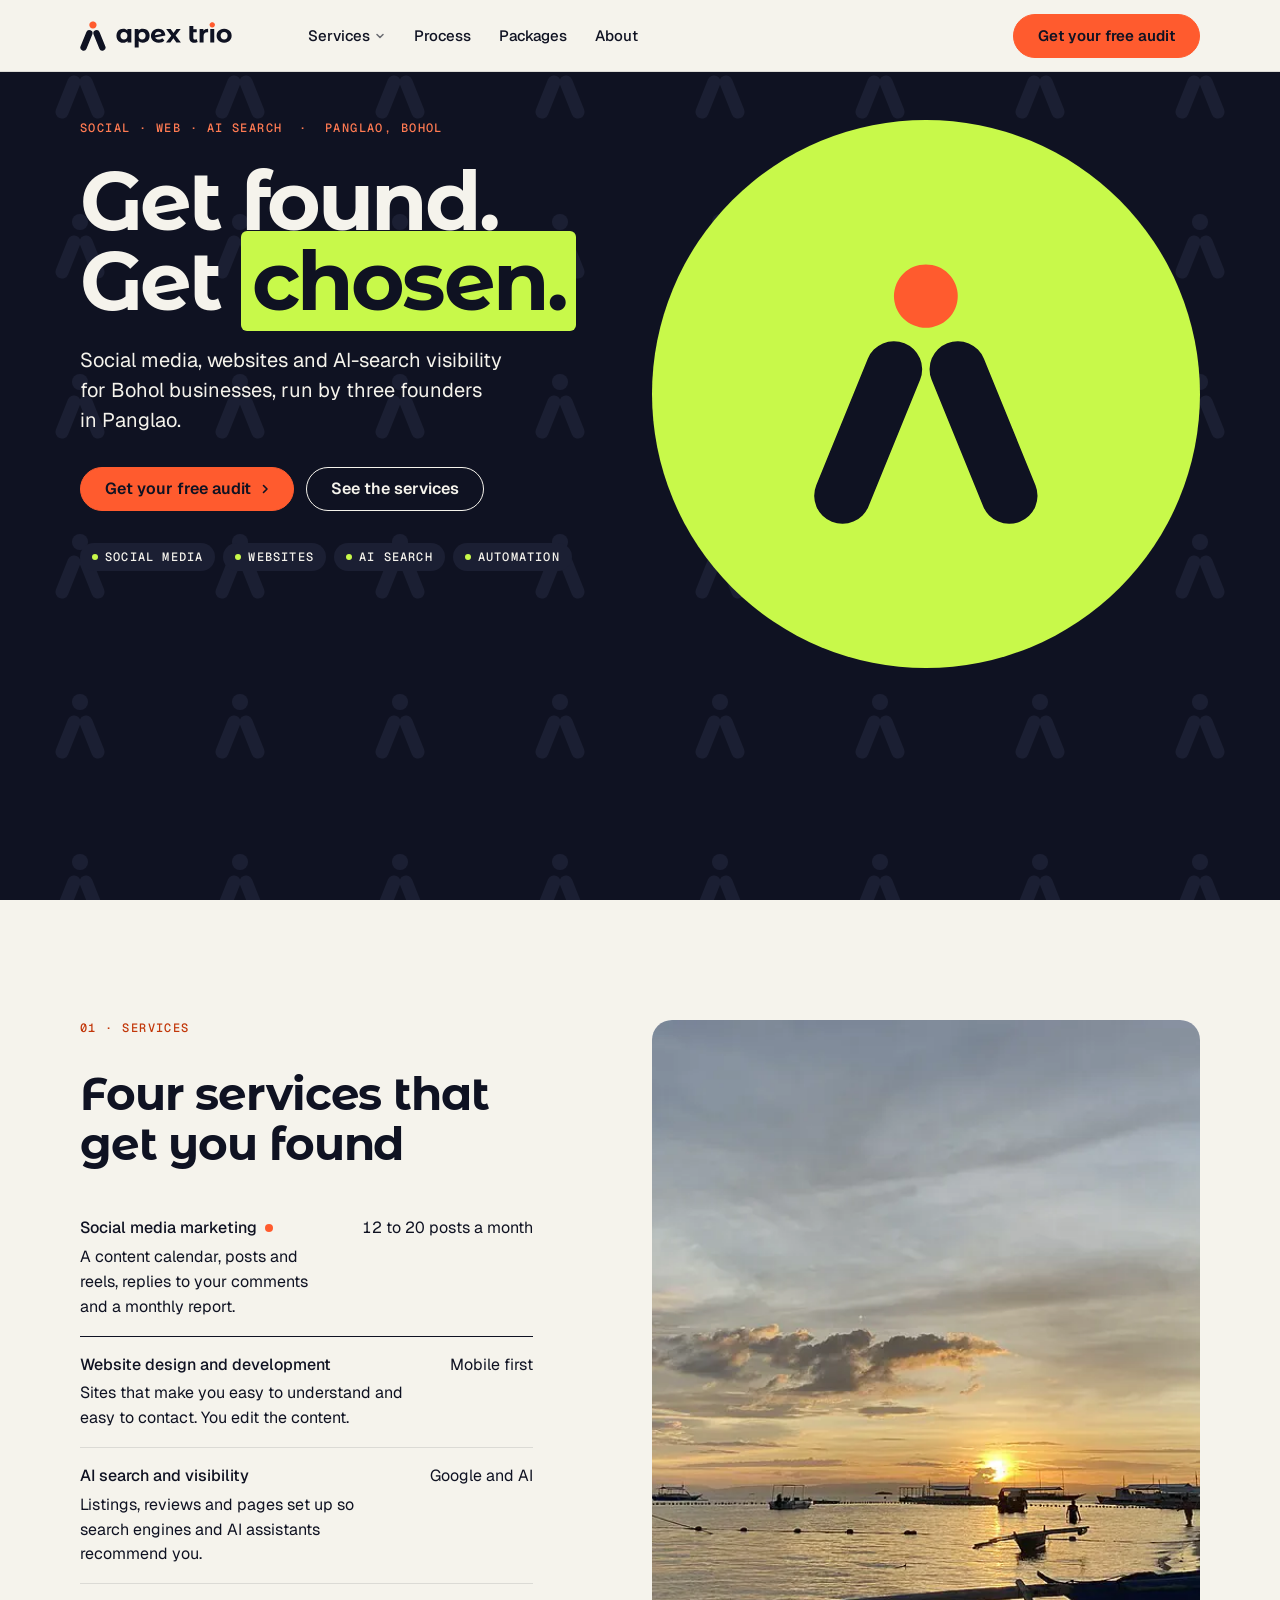
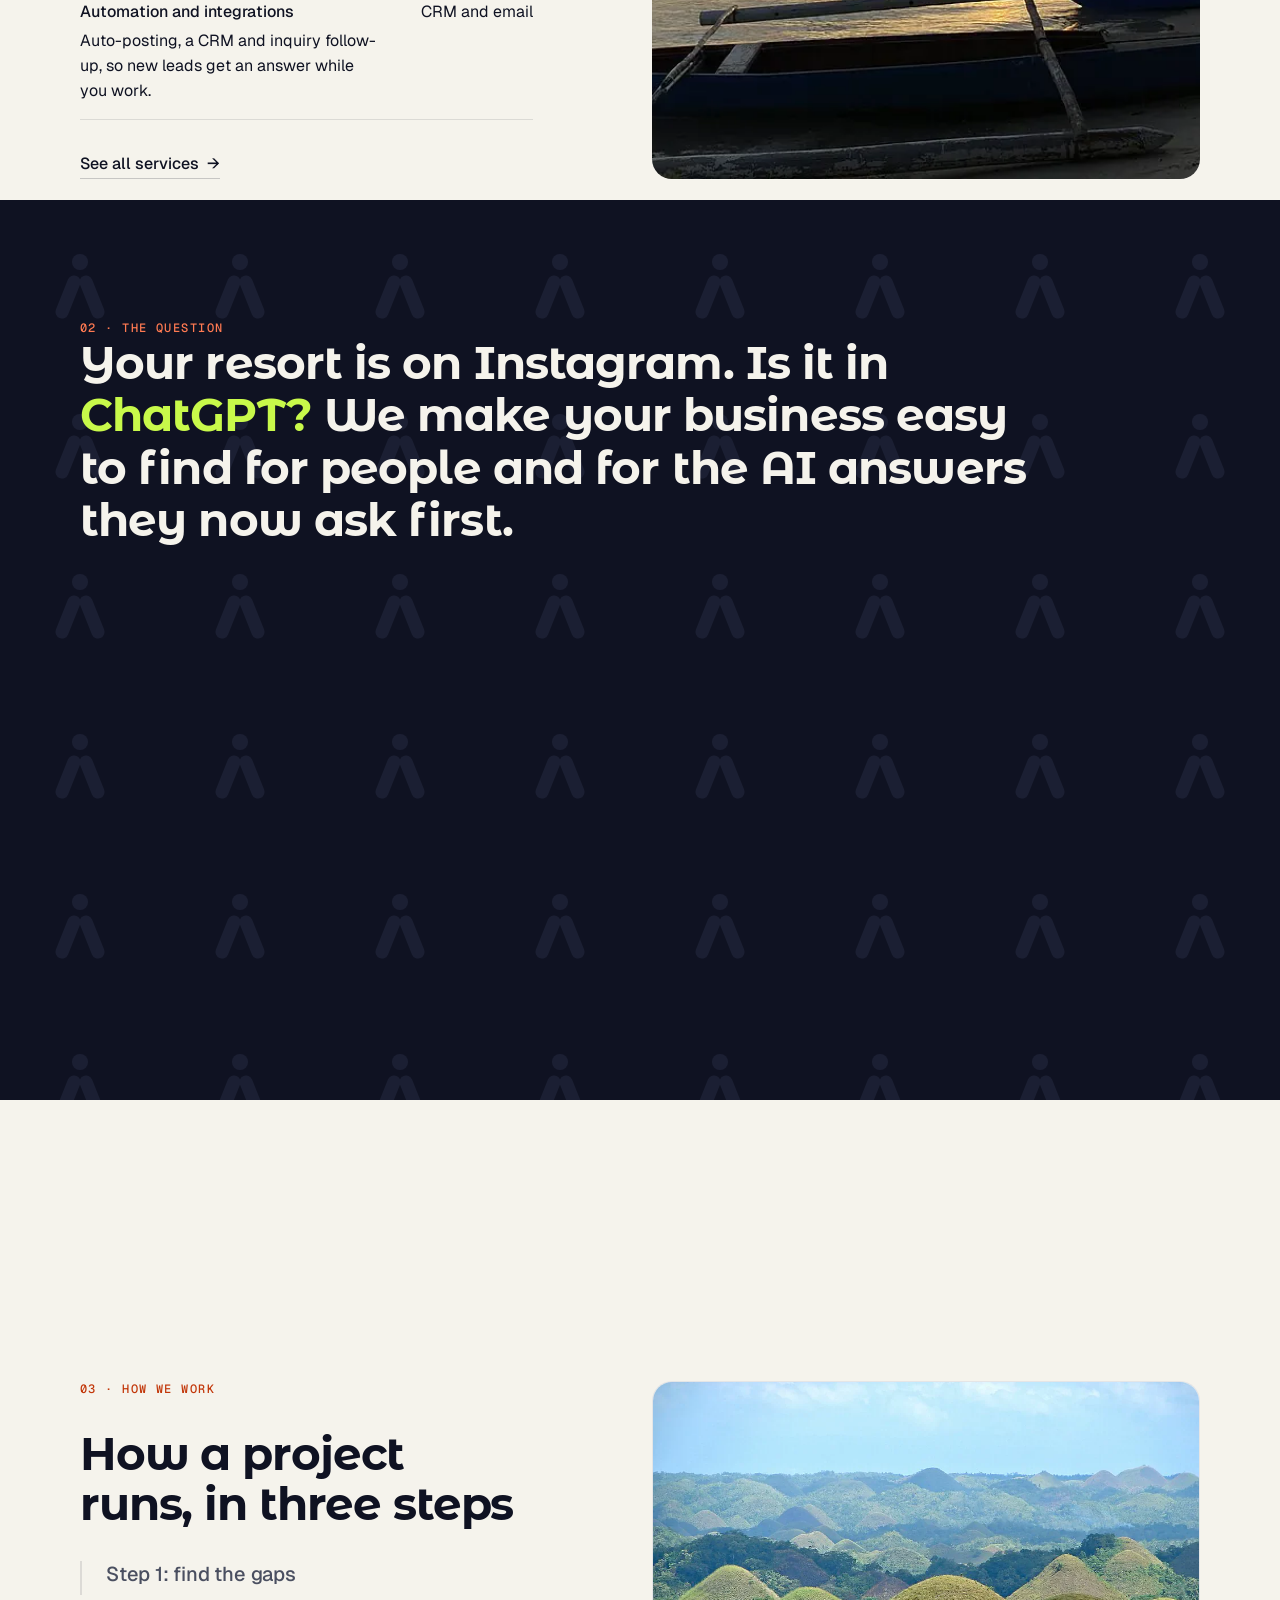
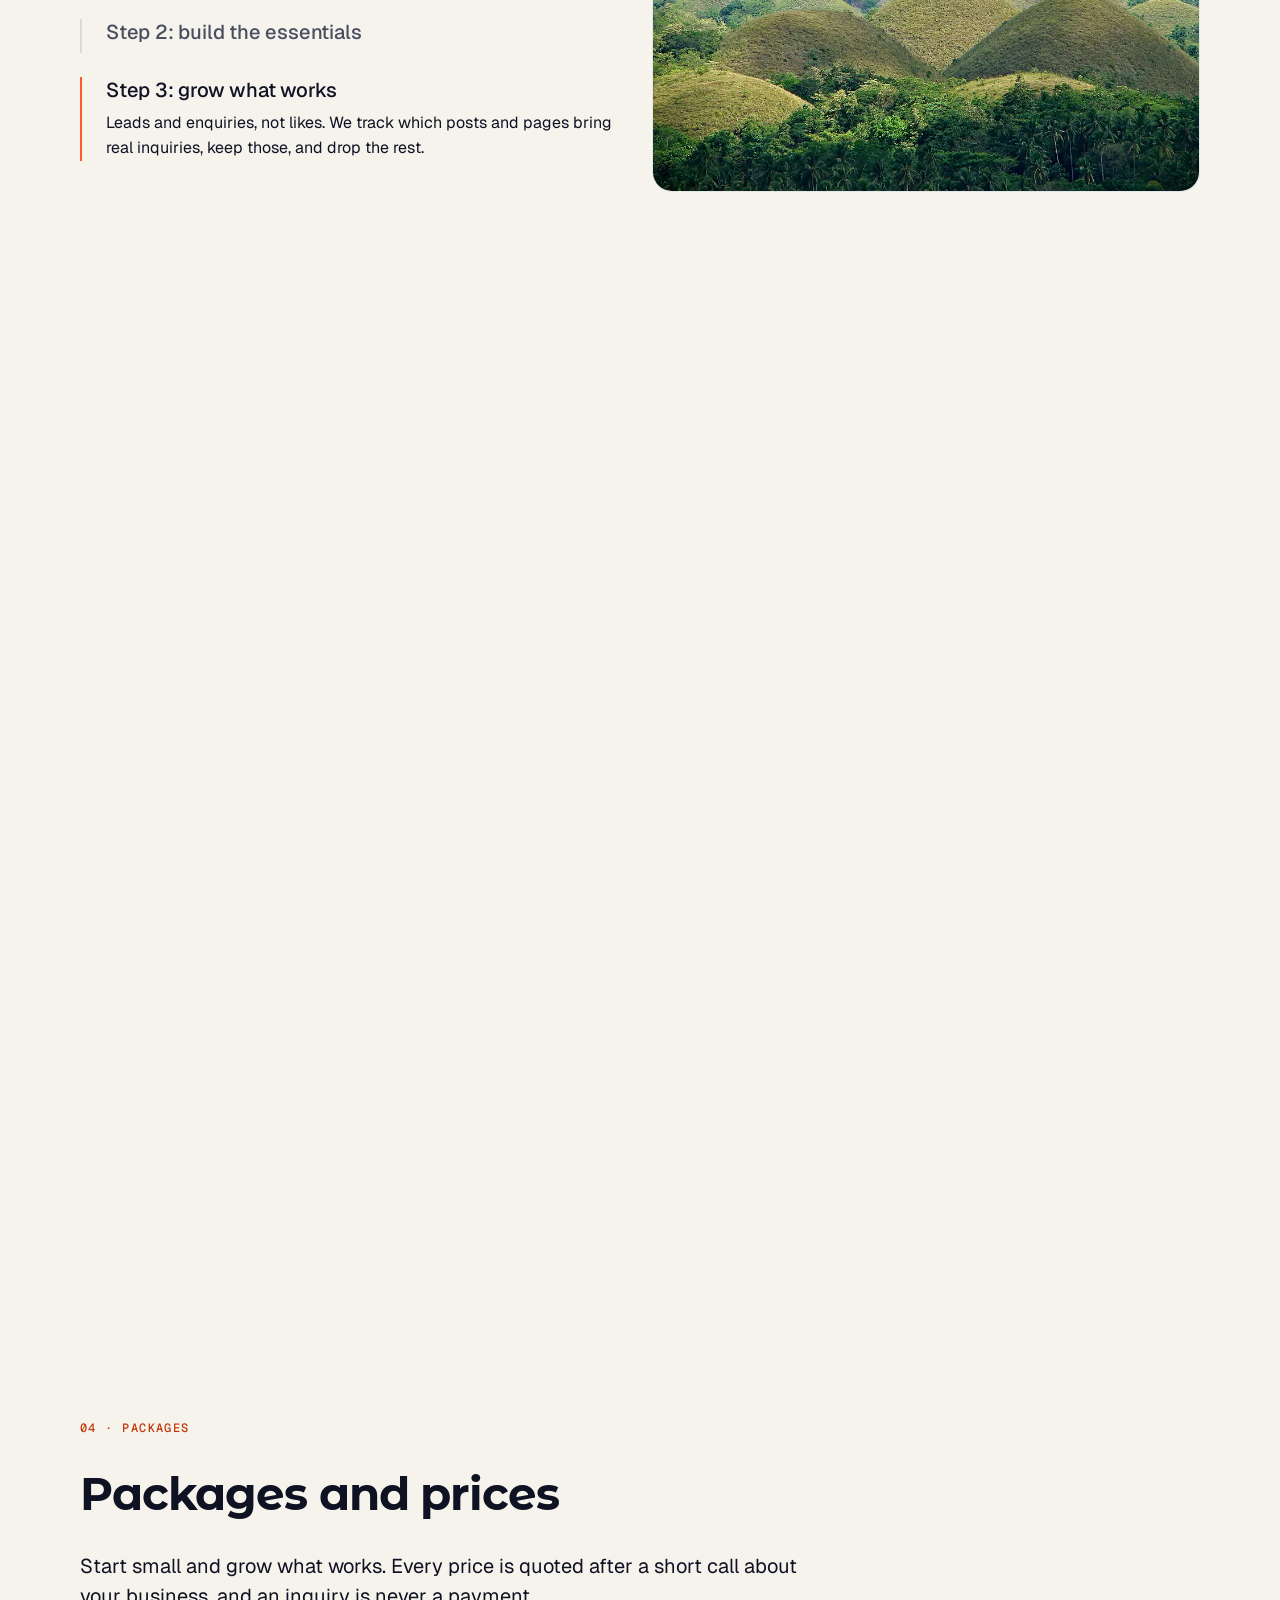
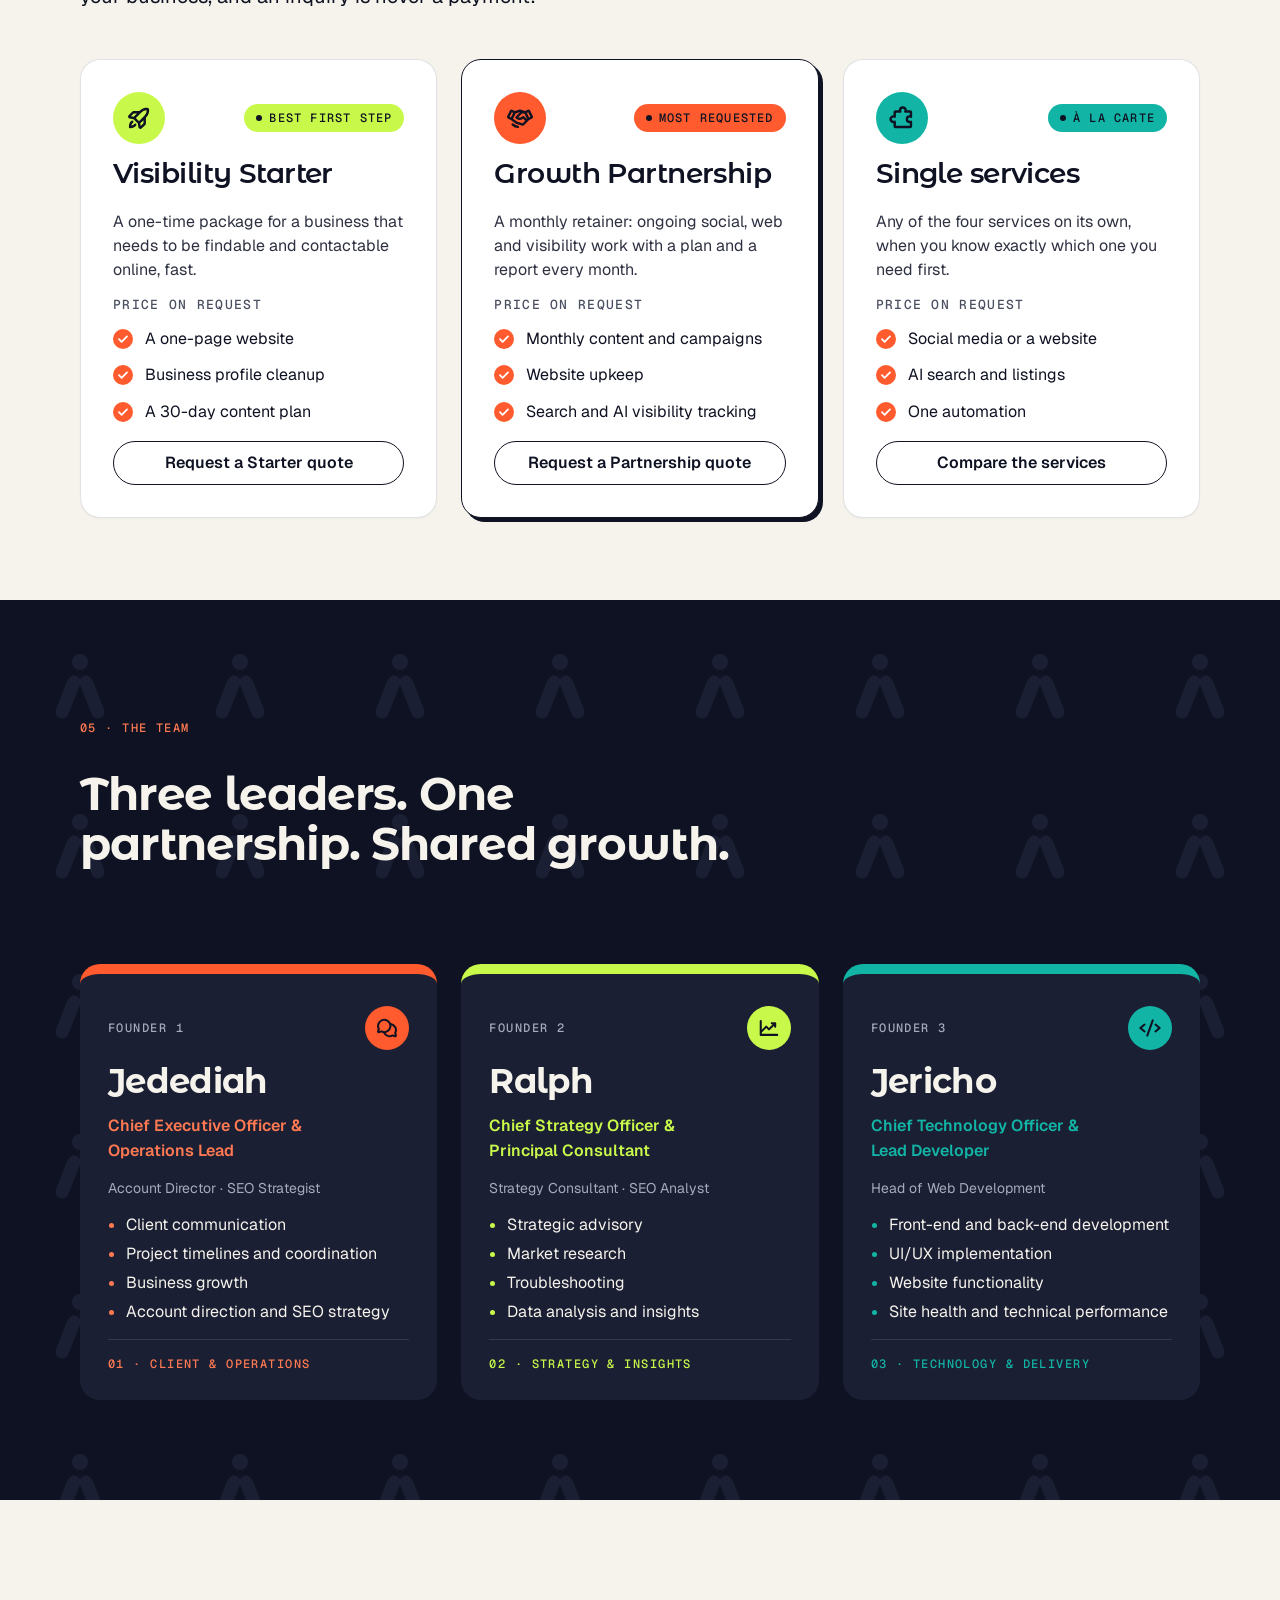
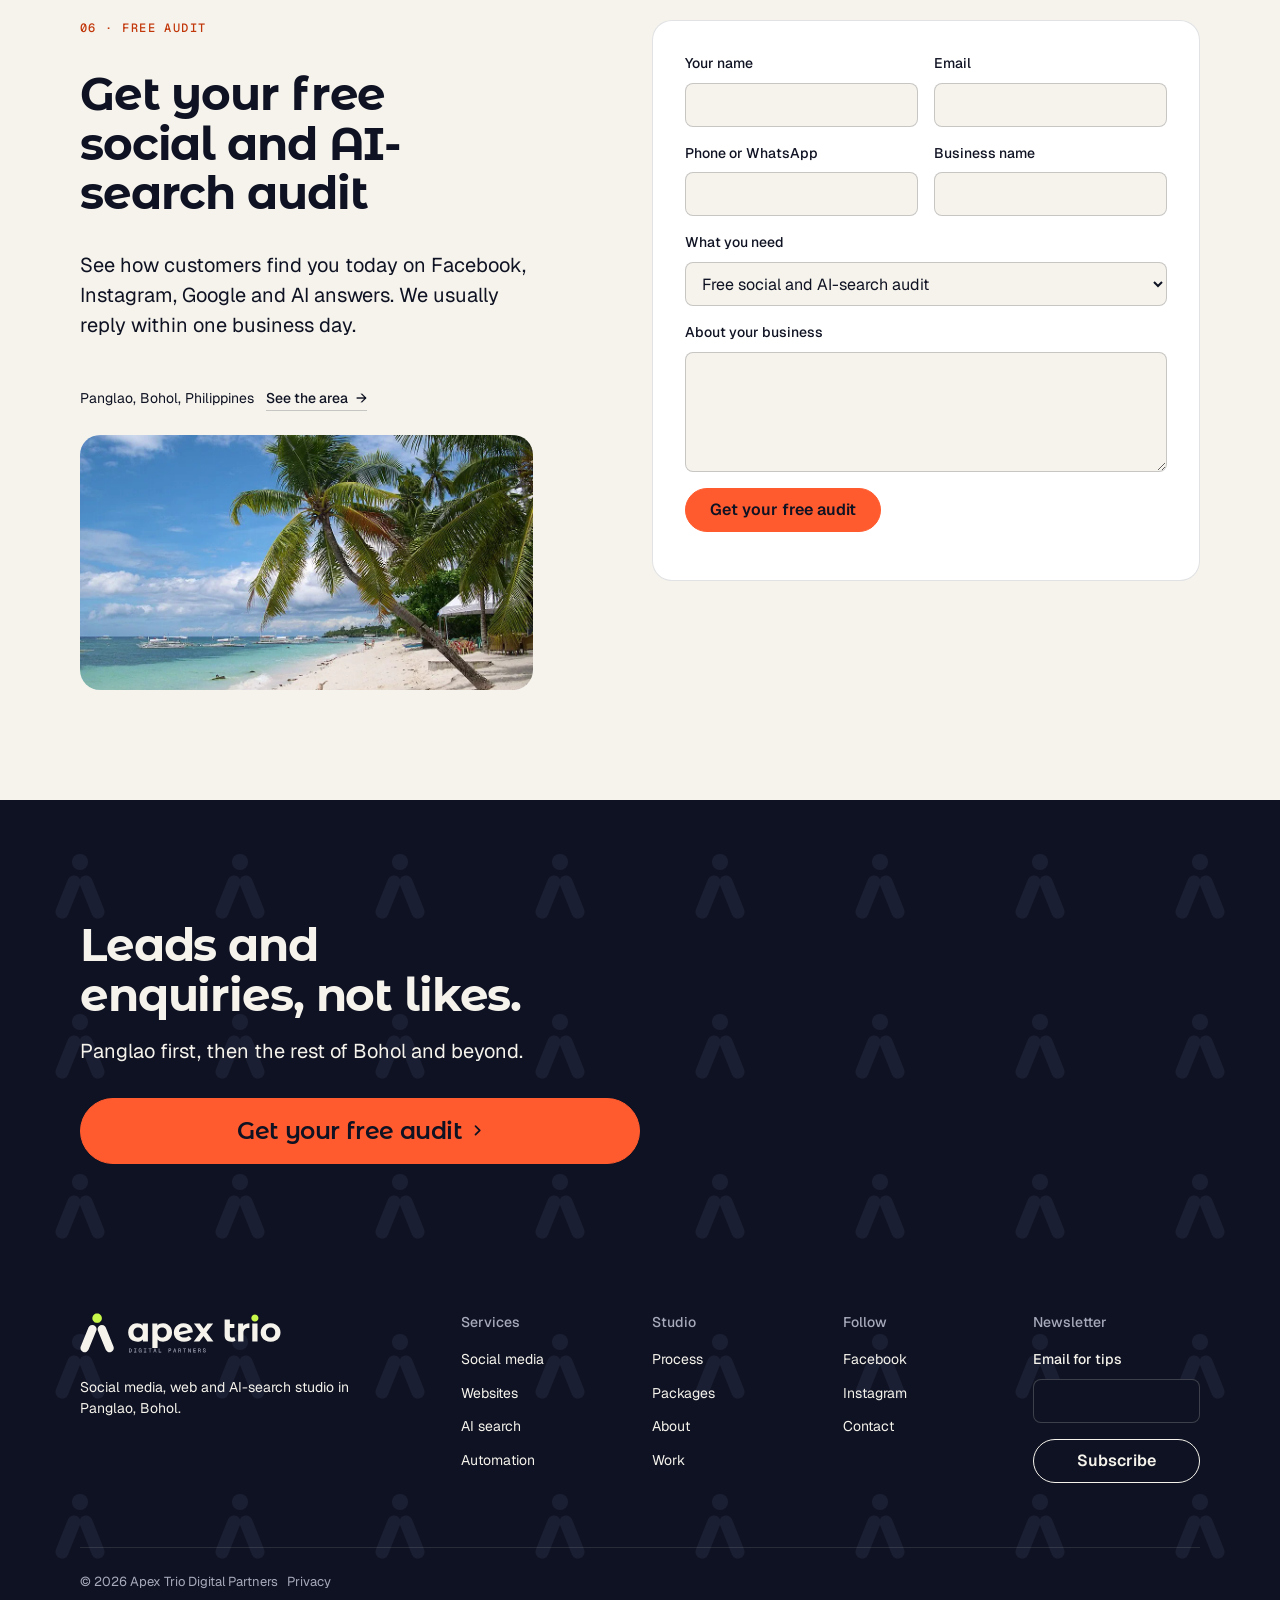
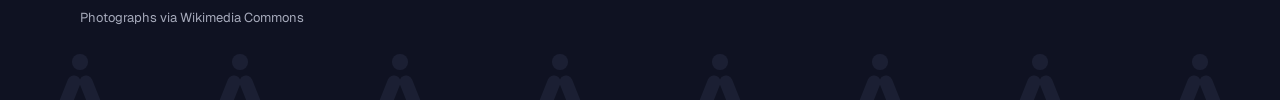
<file: index.html>
<!doctype html>
<html lang="en" data-type="service" data-radius="soft" data-buttons="solid" data-motion>
<head>
<meta charset="utf-8">
<meta name="viewport" content="width=device-width, initial-scale=1, viewport-fit=cover">
<title>Apex Trio Digital Partners: social media, websites and AI search in Panglao, Bohol</title>
<meta name="description" content="A three-founder studio in Panglao that runs social media, builds websites and gets Bohol businesses found on Google and in AI answers.">
<meta property="og:type" content="website">
<meta property="og:title" content="Apex Trio Digital Partners: get found, get chosen">
<meta property="og:description" content="Social media, websites, AI search and automation from a studio in Panglao, Bohol.">
<meta property="og:image" content="/share.jpg">
<meta name="twitter:card" content="summary_large_image">
<link rel="icon" href="/favicon.svg" type="image/svg+xml">
<meta name="theme-color" content="#0F1222">
<!-- <link rel="canonical" href="https://[the client's domain]/"> : add once the domain is connected -->
<meta name="site-kind" content="other">
<meta name="page-type" content="service">
<link rel="preconnect" href="https://fonts.googleapis.com">
<link rel="preconnect" href="https://fonts.gstatic.com" crossorigin>
<link href="https://fonts.googleapis.com/css2?family=Geist+Mono:wght@500&family=Geist:wght@400;600&family=Montserrat+Alternates:wght@700&display=swap" rel="stylesheet">
<link rel="stylesheet" href="/assets/system.css">
<link rel="stylesheet" href="/assets/ui/cards.css">
<link rel="stylesheet" href="/assets/motion/motion.css">
<link rel="stylesheet" href="/assets/layout/layout.css">
<link rel="stylesheet" href="/assets/icons/icon.css">
<link rel="stylesheet" href="/assets/site.css">
<script>document.documentElement.classList.add('m-enter');setTimeout(()=>document.documentElement.classList.add('m-enter-done'),700)</script>
<script>document.documentElement.classList.add('mo-js');setTimeout(()=>document.documentElement.classList.add('mo-safe'),2500)</script>
<link rel="modulepreload" href="/assets/moments/moments.js">
<link rel="modulepreload" href="/assets/moments/lib.js">
<link rel="modulepreload" href="/assets/moments/word-highlight/moment.js">
<link rel="modulepreload" href="/assets/moments/pinned-chapters/moment.js">
<style>
  /* page CSS for the home page only */
  .hero--ink .hero-copy { align-self: center; }
  .hero--ink h1 { font-size: clamp(48px, 6.4vw, 96px); line-height: 0.98; }
  .hero--ink .t-lead { color: var(--brand-paper); max-width: 34ch; }
  .hero--ink .chips { margin-top: var(--s-6); }
  .hero--ink .chip { background: var(--brand-ink-2); color: var(--brand-paper); }
  .hero--ink .chip::before { background: var(--brand-volt); }
  @media (max-width: 1023px) { .hero-disc { width: min(280px, 32svh); margin: var(--s-6) 0 0; } }
  @media (max-width: 1023px) { .hero--ink .hero-split > .hero-copy, .hero--ink .hero-split > .hero-visual { grid-column: 1 / -1; margin-inline: 0; max-width: none; justify-self: start; width: 100%; } }
  @media (min-width: 640px) and (max-width: 1023px) { .hero-disc { width: min(440px, 36svh); } }
  @media (min-width: 640px) and (max-width: 1023px) { .plans .checks { display: none; } }

  @media (min-width: 1024px) and (max-width: 1279px) { #services { --h: 2 } #services .frame--fill { height: auto; max-height: 708px; align-self: start; aspect-ratio: 3 / 4; } }
  @media (max-width: 639px) { #services > .wrap > .grid.fill { flex: none; height: auto; } #services .frame--fill { flex: none; height: auto; aspect-ratio: 4 / 3; } }
  @media (min-width: 640px) and (max-width: 1023px) { #services .grid.fill > .frame--fill { min-height: 160px; } }

  #approach .mo-wh__text { font-family: var(--font-display); font-weight: 700; letter-spacing: -0.02em; }

  /* below 1024 the steps rest unpinned: one screen, the first step's photograph only */
  @media (max-width: 1023px) {
    main > #process[data-moment]:not(.is-live) { height: 100svh; min-height: 0; }
    #process:not(.is-live) .mo-pc__step:not(:first-child) .mo-pc__visual { display: none; }
  }
  @media (max-width: 639px) { main > #process[data-moment]:not(.is-live) { height: 100lvh; } }
  @media (max-width: 379px) { main > #process[data-moment]:not(.is-live) { height: auto; min-height: 100lvh; } }

  .plans .b-card { display: flex; flex-direction: column; gap: var(--s-4); height: 100%; }
  .plans .b-card h3 { font-family: var(--font-display); font-size: 28px; letter-spacing: -0.02em; margin: 0; }
  .plans .b-card .btn { margin-top: auto; width: 100%; }
  .plans .price { font: 500 13px/1 var(--font-mono); letter-spacing: 0.1em; text-transform: uppercase; color: var(--muted); margin: 0; }
  @media (max-width: 1023px) { .plans > * { grid-column: 1 / -1; } .plans .b-card { padding: 24px; } }
  @media (max-width: 639px) { .plans .b-card { padding: 20px; } }

  #team .founders { margin-top: var(--s-7); }
  @media (max-width: 1023px) { #team .founders > * { grid-column: 1 / -1; } }
  @media (min-width: 640px) and (max-width: 1023px) { .founder ul { display: none; } }
  .plans .b-card { transition: transform .2s ease, box-shadow .2s ease; }
  .plans .b-card:hover { transform: translateY(-2px); }
  @media (max-width: 639px) {
    .hero--ink .chips { display: none; }
    .plans .price { display: none; }
    .plans .b-card { gap: var(--s-3); }
    .founder h3 { font-size: 26px; }
    .founder__sub { display: none; }
    #process:not(.is-live) .mo-pc__visual > img { max-height: 18svh; }
    #start .b-card { padding: 0; border: 0; background: none; }
  }

  #start .split-photo { aspect-ratio: 16 / 9; margin-top: var(--s-5); }
  @media (max-width: 639px) {
    #start > .wrap > .grid { display: contents; }
    #start .span-5 { display: flex; flex-direction: column; }
    #start .split-photo { margin-top: var(--s-5); flex: 1 1 auto; aspect-ratio: auto; min-height: 180px; }
  }
  @media (min-width: 640px) and (max-width: 1023px) {
    #start { --h: 2; }
    #start > .wrap { display: grid; grid-template-rows: minmax(0, 1fr) minmax(0, 1fr); row-gap: calc(var(--padt) + var(--padb)); }
    #start > .wrap > .grid { display: contents; }
    #start .span-5 { display: flex; flex-direction: column; }
    #start .split-photo { flex: 1 1 auto; aspect-ratio: auto; min-height: 280px; }
  }
</style>
</head>
<body>
<!-- Apex Trio brand kit v1 (Nov 2026) sets colour, type, logo and voice; the taste-skill layout system sets heights, edges and motion.
     hero: Ink, mark pattern, Volt disc with the mark (kit cover); rhythm: Ink and Paper alternate ("use both sides")
     moments: word-highlight in #approach, pinned-chapters in #process -->

<header class="nav">
  <div class="wrap nav__bar">
    <a class="skip-link" href="#top">Skip to content</a>
    <a class="nav__logo brand-logo" href="/"><img src="/assets/brand/logo-light-short.svg" alt="Apex Trio" width="260" height="51"></a>
    <nav class="nav__links" aria-label="Main">
      <div class="nav__item">
        <a class="nav__link" href="#services">Services <svg class="chev" viewBox="0 0 12 12" aria-hidden="true"><path d="M3 4.5l3 3 3-3" fill="none" stroke="currentColor" stroke-width="1.5" stroke-linecap="round" stroke-linejoin="round"/></svg></a>
        <div class="nav__menu">
          <div class="wrap grid">
            <a class="menu-card span-3" href="/services/social-media-marketing/">
              <div class="panel"><img class="frame__img" src="/assets/img/photo-f166956983-500.webp" width="500" height="375" alt="Outrigger boats on Panglao sand at sunset" data-source="stand-in" data-subject="stand-in"></div>
              <span class="t-card">Social media</span>
              <span class="t-small muted">Posts, reels and replies</span>
            </a>
            <a class="menu-card span-3" href="/services/website-design-development/">
              <div class="panel"><img class="frame__img" src="/assets/img/photo-f68305589-500.webp" width="500" height="375" alt="A long bamboo house with a thatched roof among trees" data-source="stand-in" data-subject="stand-in"></div>
              <span class="t-card">Websites</span>
              <span class="t-small muted">Mobile-first, easy to contact</span>
            </a>
            <a class="menu-card span-3" href="/services/ai-search-digital-visibility/">
              <div class="panel"><img class="frame__img" src="/assets/img/photo-f129074997-500.webp" width="500" height="375" alt="The Panglao coastline and Alona Beach seen from the air" data-source="stand-in" data-subject="stand-in"></div>
              <span class="t-card">AI search</span>
              <span class="t-small muted">Google and AI answers</span>
            </a>
            <a class="menu-card span-3" href="/services/automation-integrations/">
              <div class="panel"><img class="frame__img" src="/assets/img/photo-f725343-500.webp" width="500" height="375" alt="A tricycle taxi parked on a village road in Panglao" data-source="stand-in" data-subject="stand-in"></div>
              <span class="t-card">Automation</span>
              <span class="t-small muted">CRM, posting and follow-up</span>
            </a>
          </div>
        </div>
      </div>
      <div class="nav__item"><a class="nav__link" href="#process">Process</a></div>
      <div class="nav__item"><a class="nav__link" href="#packages">Packages</a></div>
      <div class="nav__item"><a class="nav__link" href="/about/">About</a></div>
    </nav>
    <div class="nav__actions">
      <a class="btn btn--primary" href="#start">Get your free audit</a>
    </div>
    <button class="nav__toggle" type="button" aria-expanded="false" aria-label="Menu">
      <svg width="18" height="18" viewBox="0 0 18 18" aria-hidden="true"><path d="M2 5h14M2 13h14" stroke="currentColor" stroke-width="1.6" stroke-linecap="round"/></svg>
    </button>
  </div>
</header>

<main id="top">
  <section class="hero hero--split hero--ink mark-pattern" data-enter aria-labelledby="hero-h">
    <div class="wrap">
      <div class="hero-text grid hero-split">
        <div class="hero-copy span-6 stack-5">
          <p class="t-label">Social · Web · AI search &nbsp;·&nbsp; Panglao, Bohol</p>
          <h1 id="hero-h">Get found. Get <span class="hl">chosen.</span></h1>
          <p class="t-lead">Social media, websites and AI-search visibility for Bohol businesses, run by three founders in Panglao.</p>
          <div class="btn-row">
            <a class="btn btn--primary" href="#start">Get your free audit<svg class="m-arrow" viewBox="0 0 12 12" aria-hidden="true"><path class="m-arrow__stem" d="M1 6h8"/><path class="m-arrow__head" d="M4.5 2.5 8 6l-3.5 3.5"/></svg></a>
            <a class="btn btn--secondary" href="#services">See the services</a>
          </div>
          <ul class="chips" aria-label="Services">
            <li class="chip">Social media</li><li class="chip">Websites</li><li class="chip">AI search</li><li class="chip">Automation</li>
          </ul>
        </div>
        <div class="span-6 start-7 hero-visual">
          <div class="hero-disc"><img src="/assets/brand/mark-light.svg" alt="" width="44" height="51"></div>
        </div>
      </div>
    </div>
  </section>

  <section class="section" id="services" style="--hm: 2" aria-labelledby="services-h">
    <div class="wrap">
      <div class="grid grid--top fill" data-peek>
        <div class="span-5 stack-6">
          <div class="section-head stack-4">
            <p class="t-label">01 · Services</p>
            <h2 id="services-h">Four services that get you found</h2>
          </div>
          <ul class="rows">
            <li data-peek-to="social" tabindex="0"><span class="rows__name">Social media marketing</span><span class="rows__value">12 to 20 posts a month</span><p>A content calendar, posts and reels, replies to your comments and a monthly report.</p></li>
            <li data-peek-to="web" tabindex="0"><span class="rows__name">Website design and development</span><span class="rows__value">Mobile first</span><p>Sites that make you easy to understand and easy to contact. You edit the content.</p></li>
            <li data-peek-to="search" tabindex="0"><span class="rows__name">AI search and visibility</span><span class="rows__value">Google and AI</span><p>Listings, reviews and pages set up so search engines and AI assistants recommend you.</p></li>
            <li data-peek-to="auto" tabindex="0"><span class="rows__name">Automation and integrations</span><span class="rows__value">CRM and email</span><p>Auto-posting, a CRM and inquiry follow-up, so new leads get an answer while you work.</p></li>
          </ul>
          <p><a class="link" href="/services/">See all services</a></p>
        </div>
        <div class="frame frame--photo frame--fill span-6 start-7">
          <img class="frame__img" data-peek-for="social" src="/assets/img/photo-f166956983-960.webp" srcset="/assets/img/photo-f166956983-500.webp 500w, /assets/img/photo-f166956983-960.webp 960w, /assets/img/photo-f166956983-1440.webp 1440w" sizes="(max-width: 1023px) 100vw, 70vw" width="960" height="720" alt="Outrigger boats on Panglao sand at sunset" data-source="stand-in" data-subject="stand-in">
          <img class="frame__img" data-peek-for="web" src="/assets/img/photo-f68305589-960.webp" srcset="/assets/img/photo-f68305589-500.webp 500w, /assets/img/photo-f68305589-960.webp 960w, /assets/img/photo-f68305589-1440.webp 1440w" sizes="(max-width: 1023px) 100vw, 70vw" width="960" height="640" alt="A long bamboo house with a thatched roof among trees" hidden data-source="stand-in" data-subject="stand-in">
          <img class="frame__img" data-peek-for="search" src="/assets/img/photo-f129074997-960.webp" srcset="/assets/img/photo-f129074997-500.webp 500w, /assets/img/photo-f129074997-960.webp 960w, /assets/img/photo-f129074997.webp 1280w, /assets/img/photo-f129074997-1440.webp 1440w" sizes="(max-width: 1023px) 100vw, 70vw" width="1280" height="960" alt="The Panglao coastline and Alona Beach seen from the air" hidden data-source="stand-in" data-subject="stand-in">
          <img class="frame__img" data-peek-for="auto" src="/assets/img/photo-f725343-960.webp" srcset="/assets/img/photo-f725343-500.webp 500w, /assets/img/photo-f725343-960.webp 960w" sizes="(max-width: 1023px) 100vw, 70vw" width="960" height="720" alt="A tricycle taxi parked on a village road in Panglao" hidden data-source="stand-in" data-subject="stand-in">
        </div>
      </div>
    </div>
  </section>

  <section class="section statement ground-inverse mark-pattern" id="approach" data-moment="word-highlight" aria-label="The question">
    <div class="wrap">
      <p class="t-label">02 · The question</p>
      <p class="mo-wh__text">Your resort is on Instagram. Is it in <strong>ChatGPT?</strong> We make your business easy to find for people and for the AI answers they now ask first.</p>
    </div>
  </section>

  <section class="section" id="process" style="--h: 2; --hm: 1" data-moment="pinned-chapters" aria-labelledby="process-h">
    <div class="wrap mo-pc__grid">
      <div class="mo-pc__text">
        <p class="t-label">03 · How we work</p>
        <h2 id="process-h">How a project runs, in three steps</h2>
        <ol class="mo-pc__steps">
          <li class="mo-pc__step">
            <h3>Step 1: find the gaps</h3>
            <p>We look at how your customers search, compare and decide, and where your business is invisible today.</p>
            <figure class="mo-pc__visual"><img src="/assets/img/photo-f61429330.webp" srcset="/assets/img/photo-f61429330-500.webp 500w, /assets/img/photo-f61429330-960.webp 960w, /assets/img/photo-f61429330.webp 1280w" sizes="(max-width: 1023px) 100vw, 50vw" alt="The green Panglao shoreline seen across clear shallow water" width="1280" height="853" loading="lazy" data-source="stand-in" data-subject="stand-in"></figure>
          </li>
          <li class="mo-pc__step">
            <h3>Step 2: build the essentials</h3>
            <p>Content, a site and listings that fit how you run the business: small enough to keep up, strong enough to matter.</p>
            <figure class="mo-pc__visual"><img src="/assets/img/photo-f117961878.webp" srcset="/assets/img/photo-f117961878-500.webp 500w, /assets/img/photo-f117961878-960.webp 960w, /assets/img/photo-f117961878.webp 1280w" sizes="(max-width: 1023px) 100vw, 50vw" alt="A white outrigger bangka pulled up on a sandy beach" width="1280" height="853" loading="lazy" data-source="stand-in" data-subject="stand-in"></figure>
          </li>
          <li class="mo-pc__step">
            <h3>Step 3: grow what works</h3>
            <p>Leads and enquiries, not likes. We track which posts and pages bring real inquiries, keep those, and drop the rest.</p>
            <figure class="mo-pc__visual"><img src="/assets/img/photo-f25403038-960.webp" srcset="/assets/img/photo-f25403038-500.webp 500w, /assets/img/photo-f25403038-960.webp 960w" sizes="(max-width: 1023px) 100vw, 50vw" alt="Rows of grassy rounded hills in the Bohol countryside" width="960" height="722" loading="lazy" data-source="stand-in" data-subject="stand-in"></figure>
          </li>
        </ol>
      </div>
      <div class="mo-pc__visuals frame"></div>
    </div>
  </section>

  <section class="section" id="packages" style="--hm: 2" aria-labelledby="packages-h">
    <div class="wrap">
      <div class="section-head stack-4">
        <p class="t-label">04 · Packages</p>
        <h2 id="packages-h">Packages and prices</h2>
        <p>Start small and grow what works. Every price is quoted after a short call about your business, and an inquiry is never a payment.</p>
      </div>
      <div class="grid plans">
        <div class="span-4">
          <article class="b-card card">
            <div class="b-card__top"><span class="icon-disc icon-disc--volt"><svg aria-hidden="true" focusable="false" xmlns="http://www.w3.org/2000/svg" viewBox="0 0 256 256" fill="currentColor"><path d="M227.85,46.89a20,20,0,0,0-18.74-18.74c-13.13-.77-46.65.42-74.48,28.24L131,60H74.36a19.83,19.83,0,0,0-14.14,5.86L25.87,100.19a20,20,0,0,0,11.35,33.95l37.14,5.18,42.32,42.32,5.19,37.18A19.88,19.88,0,0,0,135.34,235a20.13,20.13,0,0,0,6.37,1,19.9,19.9,0,0,0,14.1-5.87l34.34-34.35A19.85,19.85,0,0,0,196,181.64V125l3.6-3.59C227.43,93.54,228.62,60,227.85,46.89ZM76,84h31L75.75,115.28l-27.23-3.8ZM151.6,73.37A72.27,72.27,0,0,1,204,52a72.17,72.17,0,0,1-21.38,52.41L128,159,97,128ZM172,180l-27.49,27.49-3.8-27.23L172,149Zm-72,22c-8.71,11.85-26.19,26-60,26a12,12,0,0,1-12-12c0-33.84,14.12-51.32,26-60A12,12,0,1,1,68.18,175.3C62.3,179.63,55.51,187.8,53,203c15.21-2.51,23.37-9.3,27.7-15.18A12,12,0,1,1,100,202Z"/></svg></span><ul class="chips"><li class="chip chip--volt">Best first step</li></ul></div>
            <h3>Visibility Starter</h3>
            <p>A one-time package for a business that needs to be findable and contactable online, fast.</p>
            <p class="price">Price on request</p>
            <ul class="checks"><li>A one-page website</li><li>Business profile cleanup</li><li>A 30-day content plan</li></ul>
            <a class="btn btn--secondary" href="#start">Request a Starter quote</a>
          </article>
        </div>
        <div class="span-4">
          <article class="b-card b-card--sticker card">
            <div class="b-card__top"><span class="icon-disc icon-disc--sunset"><svg aria-hidden="true" focusable="false" xmlns="http://www.w3.org/2000/svg" viewBox="0 0 256 256" fill="currentColor"><path d="M253.88,108.11l-25.53-51a20,20,0,0,0-26.83-9L178.34,59.7,131.7,44.58a12.14,12.14,0,0,0-7.4,0L77.66,59.7,54.48,48.11a20,20,0,0,0-26.83,9L2.12,108.11a20,20,0,0,0,9,26.83l26.67,13.34,51.18,37.41A12.15,12.15,0,0,0,93,187.62l62,16a12.27,12.27,0,0,0,3,.38,12,12,0,0,0,8.48-3.52l52.62-52.62,25.83-12.92a20,20,0,0,0,8.95-26.83Zm-58.12,29.15-27.52-26a12,12,0,0,0-16.76.26c-9.66,9.74-25.06,16.81-40.81,9.55l38.19-37h22.72l25.81,51.63ZM47.32,71.37,60.59,78l-22,43.9-13.27-6.63Zm107,107.3L101.23,165l-42-30.66L85.17,82.5,128,68.61l1.69.55L90,107.68l-.13.12a20,20,0,0,0,3.4,31c20.95,13.39,46,12.07,66.33-2.73l19.2,18.15Zm63-56.77-22-43.9,13.27-6.63,21.95,43.9ZM118.55,219a12,12,0,0,1-14.62,8.62l-26.6-6.87a12,12,0,0,1-4.08-1.93L48.92,201a12,12,0,0,1,14.16-19.37l22.47,16.42,24.38,6.29A12,12,0,0,1,118.55,219Z"/></svg></span><ul class="chips"><li class="chip chip--sunset">Most requested</li></ul></div>
            <h3>Growth Partnership</h3>
            <p>A monthly retainer: ongoing social, web and visibility work with a plan and a report every month.</p>
            <p class="price">Price on request</p>
            <ul class="checks"><li>Monthly content and campaigns</li><li>Website upkeep</li><li>Search and AI visibility tracking</li></ul>
            <a class="btn btn--secondary" href="#start">Request a Partnership quote</a>
          </article>
        </div>
        <div class="span-4">
          <article class="b-card card">
            <div class="b-card__top"><span class="icon-disc icon-disc--tide"><svg aria-hidden="true" focusable="false" xmlns="http://www.w3.org/2000/svg" viewBox="0 0 256 256" fill="currentColor"><path d="M222.41,155.16a12,12,0,0,0-11.56-.69A16,16,0,0,1,188,139,16.2,16.2,0,0,1,202.8,124a15.83,15.83,0,0,1,8,1.5A12,12,0,0,0,228,114.7V72a20,20,0,0,0-20-20H176a40.15,40.15,0,0,0-12.62-29.16,39.67,39.67,0,0,0-29.94-10.76,40.08,40.08,0,0,0-37.34,37C96,50.07,96,51,96,52H64A20,20,0,0,0,44,72v28a40.15,40.15,0,0,0-29.16,12.62A40,40,0,0,0,41.1,179.9a28.3,28.3,0,0,0,2.9.1v28a20,20,0,0,0,20,20H208a20,20,0,0,0,20-20V165.31A12,12,0,0,0,222.41,155.16ZM204,204H68V165.31a12,12,0,0,0-17.15-10.84A15.9,15.9,0,0,1,42.8,156,16.2,16.2,0,0,1,28,141.06a16,16,0,0,1,22.82-15.52A12,12,0,0,0,68,114.7V76h42.7a12,12,0,0,0,10.83-17.15A15.9,15.9,0,0,1,120,50.8,16.19,16.19,0,0,1,134.94,36a16,16,0,0,1,15.53,22.81A12,12,0,0,0,161.31,76H204v24c-1,0-1.93,0-2.9.11A40,40,0,0,0,204,180h0Z"/></svg></span><ul class="chips"><li class="chip chip--tide">À la carte</li></ul></div>
            <h3>Single services</h3>
            <p>Any of the four services on its own, when you know exactly which one you need first.</p>
            <p class="price">Price on request</p>
            <ul class="checks"><li>Social media or a website</li><li>AI search and listings</li><li>One automation</li></ul>
            <a class="btn btn--secondary" href="/services/">Compare the services</a>
          </article>
        </div>
      </div>
    </div>
  </section>

  <section class="section ground-inverse mark-pattern" id="team" style="--hm: 2" aria-labelledby="team-h">
    <div class="wrap">
      <div class="section-head stack-4">
        <p class="t-label">05 · The team</p>
        <h2 id="team-h">Three leaders. One partnership. Shared growth.</h2>
      </div>
      <div class="grid founders">
        <article class="founder founder--sunset span-4">
          <div class="founder__top"><p class="t-label muted">Founder 1</p><span class="icon-disc icon-disc--sunset"><svg aria-hidden="true" focusable="false" xmlns="http://www.w3.org/2000/svg" viewBox="0 0 256 256" fill="currentColor"><path d="M236.34,187.09A84,84,0,0,0,172.29,68.9,84,84,0,0,0,19.66,139.09l-6.84,23.26a20,20,0,0,0,24.83,24.83l23.26-6.84a83.94,83.94,0,0,0,22.76,6.74,84.06,84.06,0,0,0,111.42,41.26l23.26,6.84a20,20,0,0,0,24.83-24.83ZM62,155.5a11.88,11.88,0,0,0-3.39.49l-20.72,6.09L44,141.35a12,12,0,0,0-.93-9A60,60,0,1,1,67.7,156.92,12,12,0,0,0,62,155.5Zm150.89,24.8a12,12,0,0,0-.93,9l6.09,20.73L197.36,204a12,12,0,0,0-9.06.93A60,60,0,0,1,111,186.63a83.93,83.93,0,0,0,68.55-91.37,60,60,0,0,1,33.38,85Z"/></svg></span></div>
          <h3>Jedediah</h3>
          <p class="founder__role">Chief Executive Officer &amp; Operations Lead</p>
          <p class="founder__sub">Account Director · SEO Strategist</p>
          <ul><li>Client communication</li><li>Project timelines and coordination</li><li>Business growth</li><li>Account direction and SEO strategy</li></ul>
          <div class="founder__foot"><p class="t-label">01 · Client &amp; operations</p></div>
        </article>
        <article class="founder founder--volt span-4">
          <div class="founder__top"><p class="t-label muted">Founder 2</p><span class="icon-disc icon-disc--volt"><svg aria-hidden="true" focusable="false" xmlns="http://www.w3.org/2000/svg" viewBox="0 0 256 256" fill="currentColor"><path d="M236,208a12,12,0,0,1-12,12H32a12,12,0,0,1-12-12V48a12,12,0,0,1,24,0v99l43.51-43.52a12,12,0,0,1,17,0L128,127l43-43H160a12,12,0,0,1,0-24h40a12,12,0,0,1,12,12v40a12,12,0,0,1-24,0V101l-51.51,51.52a12,12,0,0,1-17,0L96,129,44,181v15H224A12,12,0,0,1,236,208Z"/></svg></span></div>
          <h3>Ralph</h3>
          <p class="founder__role">Chief Strategy Officer &amp; Principal Consultant</p>
          <p class="founder__sub">Strategy Consultant · SEO Analyst</p>
          <ul><li>Strategic advisory</li><li>Market research</li><li>Troubleshooting</li><li>Data analysis and insights</li></ul>
          <div class="founder__foot"><p class="t-label">02 · Strategy &amp; insights</p></div>
        </article>
        <article class="founder founder--tide span-4">
          <div class="founder__top"><p class="t-label muted">Founder 3</p><span class="icon-disc icon-disc--tide"><svg aria-hidden="true" focusable="false" xmlns="http://www.w3.org/2000/svg" viewBox="0 0 256 256" fill="currentColor"><path d="M71.68,97.22,34.74,128l36.94,30.78a12,12,0,1,1-15.36,18.44l-48-40a12,12,0,0,1,0-18.44l48-40A12,12,0,0,1,71.68,97.22Zm176,21.56-48-40a12,12,0,1,0-15.36,18.44L221.26,128l-36.94,30.78a12,12,0,1,0,15.36,18.44l48-40a12,12,0,0,0,0-18.44ZM164.1,28.72a12,12,0,0,0-15.38,7.18l-64,176a12,12,0,0,0,7.18,15.37A11.79,11.79,0,0,0,96,228a12,12,0,0,0,11.28-7.9l64-176A12,12,0,0,0,164.1,28.72Z"/></svg></span></div>
          <h3>Jericho</h3>
          <p class="founder__role">Chief Technology Officer &amp; Lead Developer</p>
          <p class="founder__sub">Head of Web Development</p>
          <ul><li>Front-end and back-end development</li><li>UI/UX implementation</li><li>Website functionality</li><li>Site health and technical performance</li></ul>
          <div class="founder__foot"><p class="t-label">03 · Technology &amp; delivery</p></div>
        </article>
      </div>
    </div>
  </section>

  <section class="section g2m" id="start" aria-labelledby="start-h">
    <div class="wrap">
      <div class="grid grid--top fill">
        <div class="span-5 stack-5">
          <div class="section-head stack-4">
            <p class="t-label">06 · Free audit</p>
            <h2 id="start-h">Get your free social and AI-search audit</h2>
            <p>See how customers find you today on Facebook, Instagram, Google and AI answers. We usually reply within one business day.</p>
          </div>
          <p class="t-small">Panglao, Bohol, Philippines &nbsp; <a class="link" href="https://www.openstreetmap.org/search?query=Panglao%20Bohol">See the area</a></p>
          <div class="frame frame--photo split-photo">
            <img class="frame__img" src="/assets/img/photo-f764192.webp" srcset="/assets/img/photo-f764192-500.webp 500w, /assets/img/photo-f764192-960.webp 960w, /assets/img/photo-f764192.webp 1280w" sizes="(max-width: 639px) 600px, (max-width: 1023px) 100vw, 40vw" width="1280" height="925" alt="A coconut palm leaning over Alona Beach" loading="lazy" data-source="stand-in" data-subject="stand-in">
          </div>
        </div>
        <div class="span-6 start-7">
          <div class="b-card">
          <form class="form" action="/api/contact" method="post" data-endpoint="/api/contact" data-sent="Your audit request is in. We usually reply within one business day." novalidate>
            <div class="field"><label for="f-name">Your name</label>
              <input id="f-name" name="name" type="text" autocomplete="name" required aria-describedby="f-name-err">
              <p class="field__error" id="f-name-err" hidden>Write your name so we know who to answer.</p></div>
            <div class="field"><label for="f-email">Email</label>
              <input id="f-email" name="email" type="email" autocomplete="email" inputmode="email" required aria-describedby="f-email-err">
              <p class="field__error" id="f-email-err" hidden>Write an email address with an @, like name@business.ph.</p></div>
            <div class="field"><label for="f-phone">Phone or WhatsApp</label>
              <input id="f-phone" name="phone" type="tel" autocomplete="tel"></div>
            <div class="field"><label for="f-business">Business name</label>
              <input id="f-business" name="business" type="text" autocomplete="organization"></div>
            <div class="field field--full"><label for="f-service">What you need</label>
              <select id="f-service" name="service">
                <option>Free social and AI-search audit</option>
                <option>Social media marketing</option>
                <option>Website design and development</option>
                <option>AI search and visibility</option>
                <option>Automation and integrations</option>
                <option>Visibility Starter package</option>
                <option>Growth Partnership retainer</option>
                <option>Not sure yet</option>
              </select></div>
            <div class="field field--full"><label for="f-message">About your business</label>
              <textarea id="f-message" name="message" rows="3" required aria-describedby="f-message-err"></textarea>
              <p class="field__error" id="f-message-err" hidden>Write a line about your business and what you want to change.</p></div>
            <div class="btn-row"><button class="btn btn--primary" type="submit">Get your free audit</button></div>
            <p class="form__status" role="status" data-form-status></p>
          </form>
          </div>
        </div>
      </div>
    </div>
  </section>
</main>

<footer class="footer closing footer--dark ground-inverse mark-pattern g2m" id="contact" aria-labelledby="close-h">
  <div class="wrap">
    <div class="closing__cta close--type">
      <div class="section-head">
        <h2 id="close-h">Leads and enquiries, not likes.</h2>
        <p>Panglao first, then the rest of Bohol and beyond.</p>
      </div>
      <a class="btn btn--primary btn--xl" href="#start">Get your free audit<svg class="m-arrow" viewBox="0 0 12 12" aria-hidden="true"><path class="m-arrow__stem" d="M1 6h8"/><path class="m-arrow__head" d="M4.5 2.5 8 6l-3.5 3.5"/></svg></a>
    </div>
    <div class="closing__links">
      <div class="grid">
        <div class="span-4 stack-4">
          <a class="brand-logo" href="/"><img src="/assets/brand/logo-dark.svg" alt="Apex Trio Digital Partners" width="260" height="52"></a>
          <p class="t-small">Social media, web and AI-search studio in Panglao, Bohol.</p>
        </div>
        <div class="span-2 footer__col"><h3>Services</h3><ul>
          <li><a href="/services/social-media-marketing/">Social media</a></li>
          <li><a href="/services/website-design-development/">Websites</a></li>
          <li><a href="/services/ai-search-digital-visibility/">AI search</a></li>
          <li><a href="/services/automation-integrations/">Automation</a></li></ul></div>
        <div class="span-2 footer__col"><h3>Studio</h3><ul>
          <li><a href="#process">Process</a></li>
          <li><a href="#packages">Packages</a></li>
          <li><a href="/about/">About</a></li>
          <li><a href="/work/">Work</a></li></ul></div>
        <div class="span-2 footer__col"><h3>Follow</h3><ul>
          <li><a href="https://www.facebook.com/profile.php?id=61596209823382" rel="noopener">Facebook</a></li>
          <li><a href="https://www.instagram.com/apex_tdp" rel="noopener">Instagram</a></li>
          <li><a href="/contact/">Contact</a></li></ul></div>
        <div class="span-2 footer__col"><h3>Newsletter</h3>
          <form class="form" action="/api/subscribe" method="post" data-endpoint="/api/subscribe" data-sent="You are on the list. Expect a few notes a year." novalidate>
            <div class="field field--full"><label for="n-email">Email for tips</label>
              <input id="n-email" name="email" type="email" autocomplete="email" inputmode="email" required aria-describedby="n-email-err">
              <p class="field__error" id="n-email-err" hidden>Write an email address with an @.</p></div>
            <div class="btn-row"><button class="btn btn--secondary" type="submit">Subscribe</button></div>
            <p class="form__status" role="status" data-form-status></p>
          </form></div>
      </div>
      <div class="footer__legal">
        <span>&copy; 2026 Apex Trio Digital Partners &nbsp; <a href="/privacy/">Privacy</a></span>
        <div class="socials"></div>
        <a class="credits" href="/credits/">Photographs via Wikimedia Commons</a>
      </div>
    </div>
  </div>
</footer>

<script type="module" src="/assets/system.js"></script>
<script type="module" src="/assets/motion/motion.js"></script>
<script type="module" src="/assets/layout/layout.js"></script>
</body>
</html>
</file>
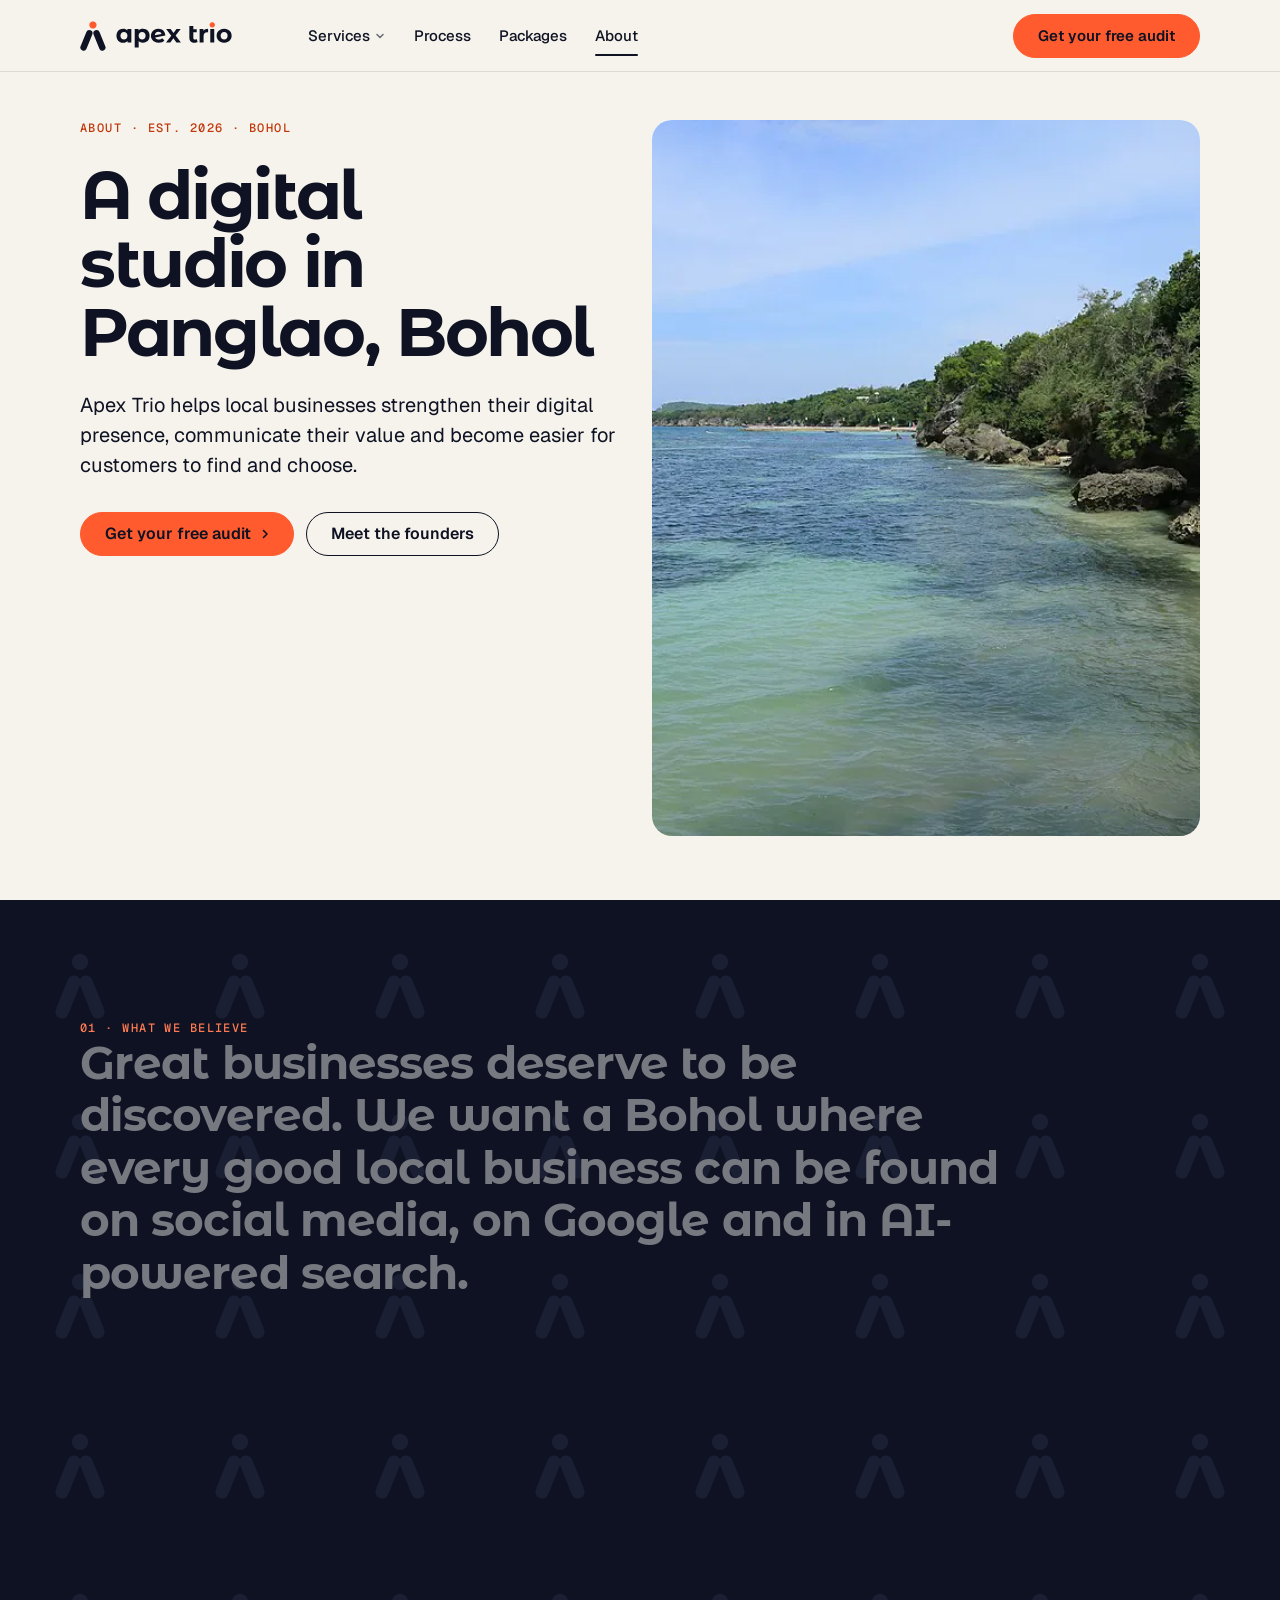
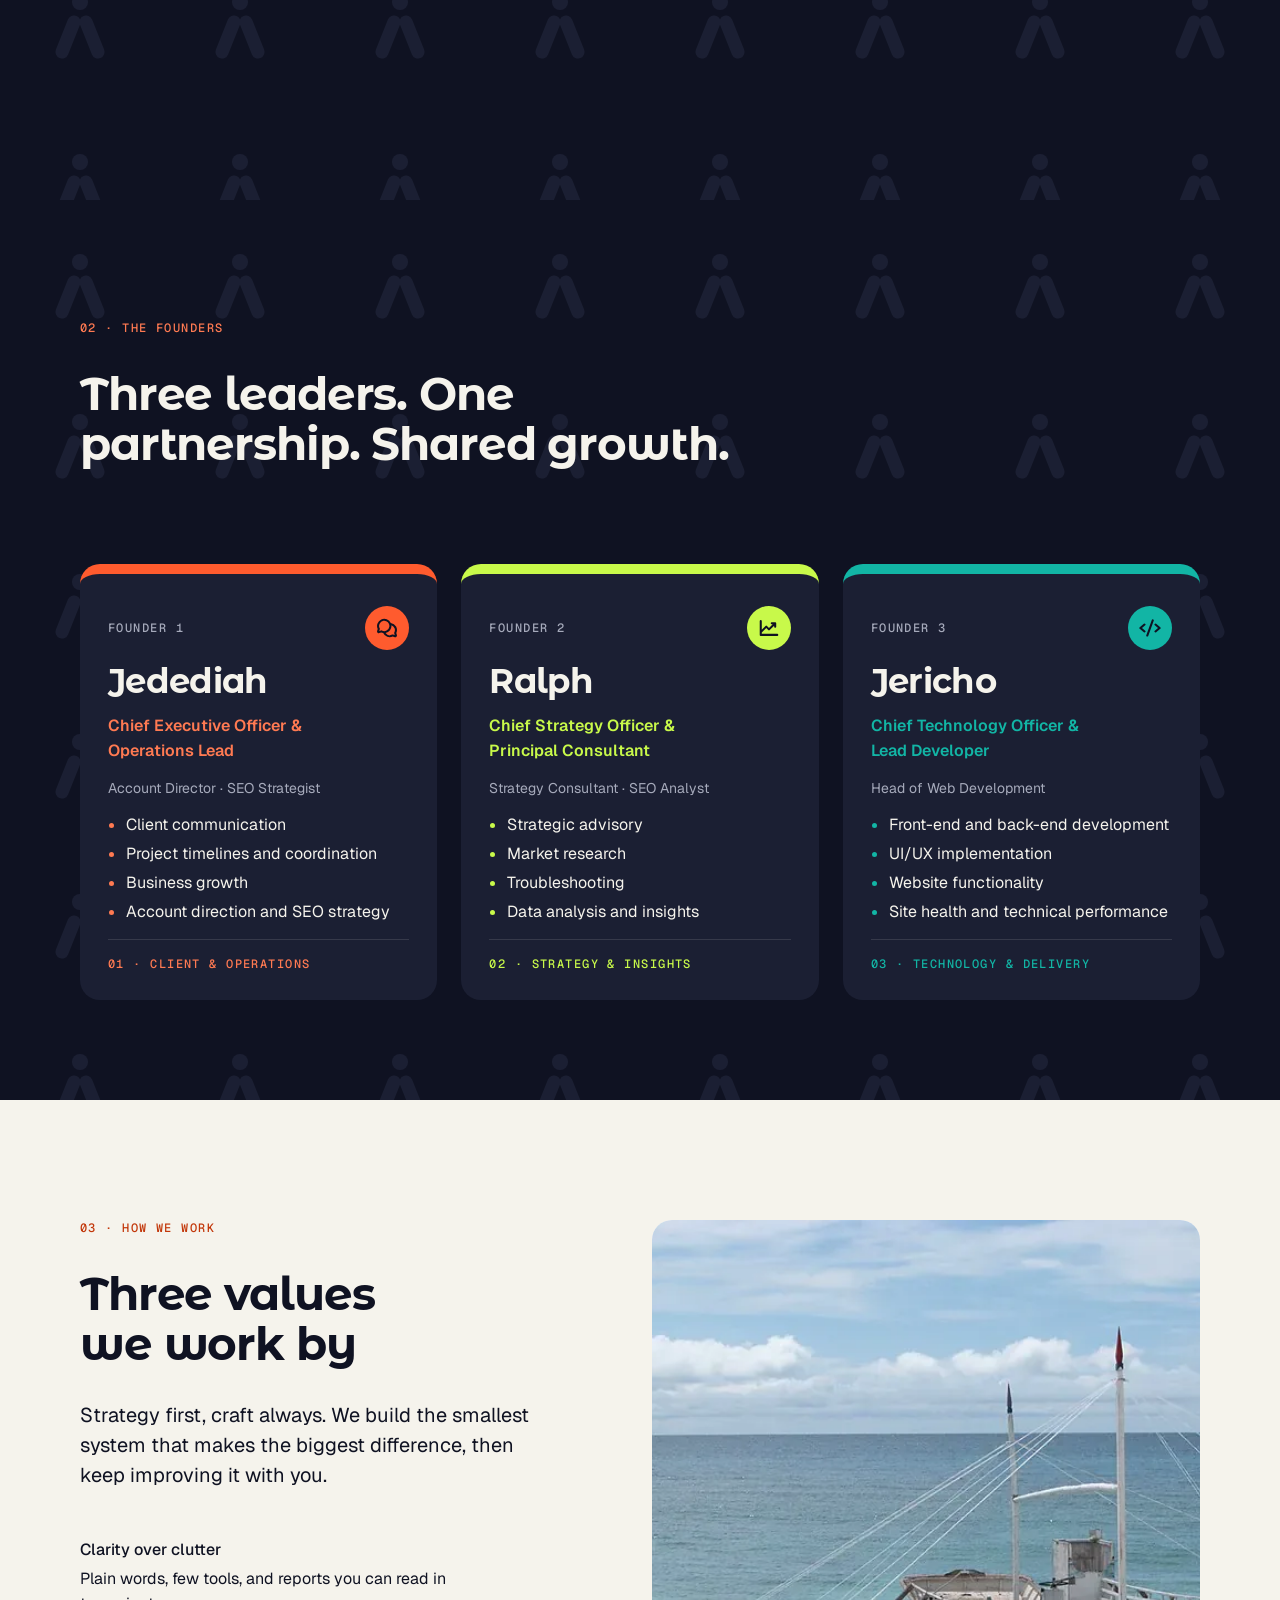
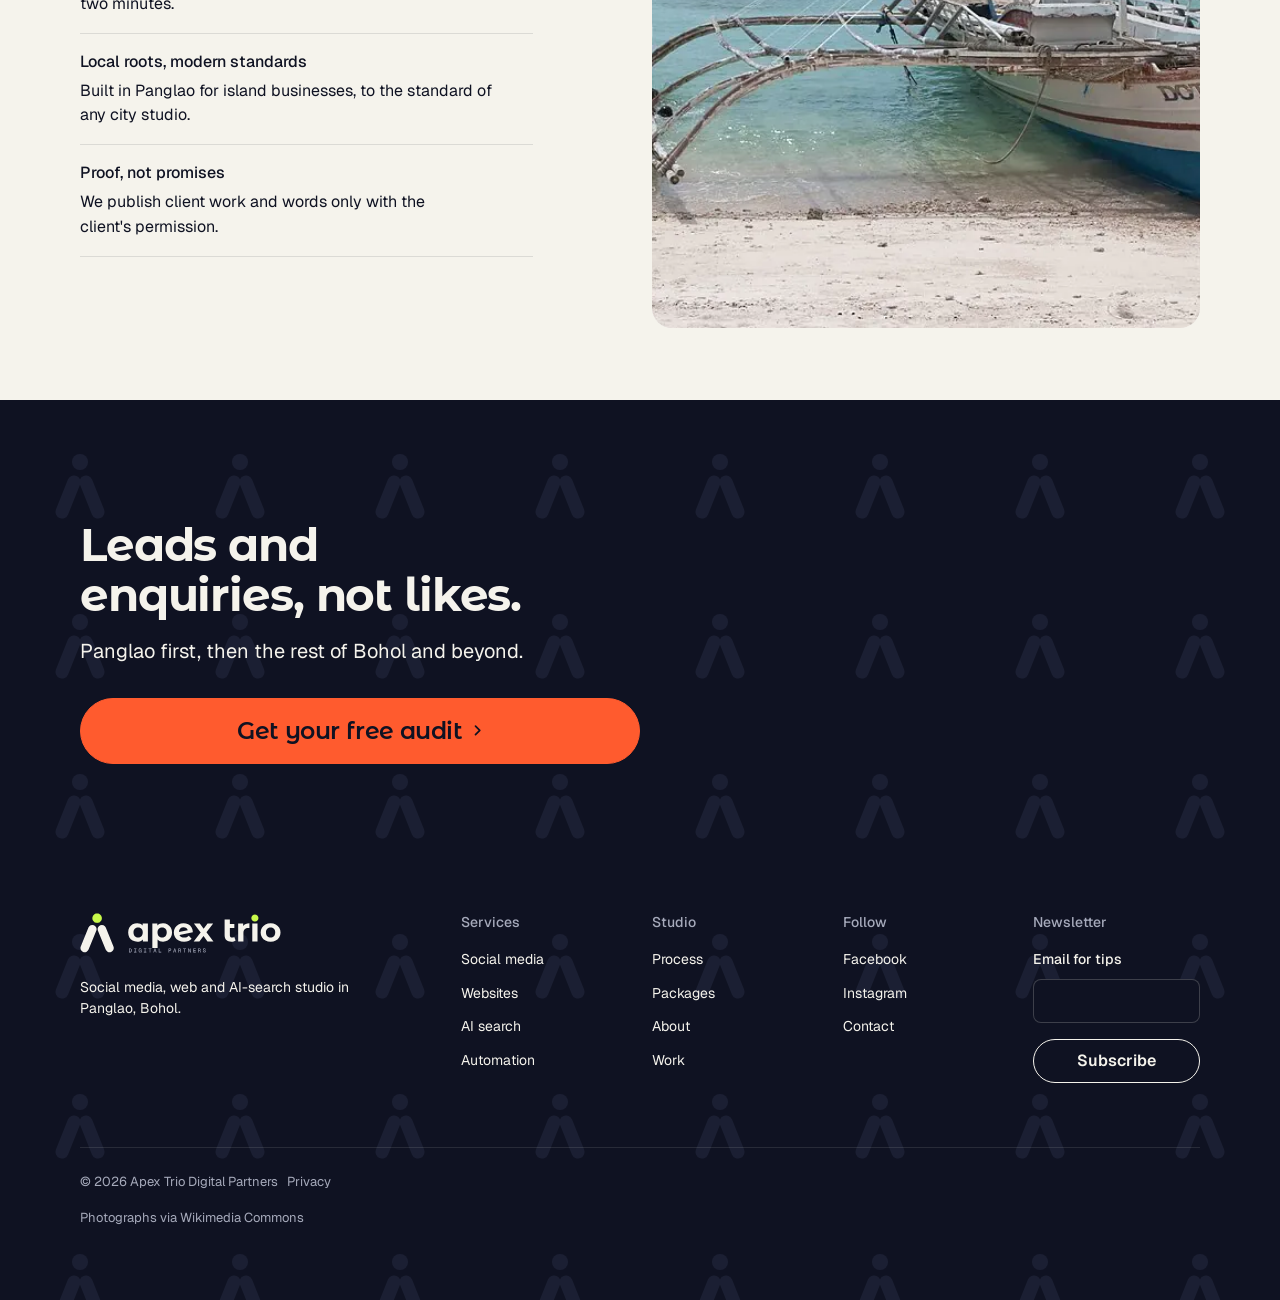
<file: about/index.html>
<!doctype html>
<html lang="en" data-type="service" data-radius="soft" data-buttons="solid" data-motion>
<head>
<meta charset="utf-8">
<meta name="viewport" content="width=device-width, initial-scale=1, viewport-fit=cover">
<title>About Apex Trio Digital Partners: a studio in Panglao, Bohol</title>
<meta name="description" content="Meet Jedediah, Ralph and Jericho, the three leaders of a social media, web and AI-search studio in Panglao, Bohol.">
<meta property="og:type" content="website">
<meta property="og:title" content="About Apex Trio Digital Partners: a studio in Panglao, Bohol">
<meta property="og:description" content="Meet Jedediah, Ralph and Jericho, the three leaders of a social media, web and AI-search studio in Panglao, Bohol.">
<meta property="og:image" content="/share.jpg">
<meta name="twitter:card" content="summary_large_image">
<link rel="icon" href="/favicon.svg" type="image/svg+xml">
<meta name="theme-color" content="#0F1222">
<meta name="site-kind" content="other">
<meta name="page-type" content="service">
<link rel="preconnect" href="https://fonts.googleapis.com">
<link rel="preconnect" href="https://fonts.gstatic.com" crossorigin>
<link href="https://fonts.googleapis.com/css2?family=Geist+Mono:wght@500&family=Geist:wght@400;600&family=Montserrat+Alternates:wght@700&display=swap" rel="stylesheet">
<link rel="stylesheet" href="/assets/system.css">
<link rel="stylesheet" href="/assets/ui/cards.css">
<link rel="stylesheet" href="/assets/motion/motion.css">
<link rel="stylesheet" href="/assets/layout/layout.css">
<link rel="stylesheet" href="/assets/icons/icon.css">
<link rel="stylesheet" href="/assets/site.css">
<script>document.documentElement.classList.add('m-enter');setTimeout(()=>document.documentElement.classList.add('m-enter-done'),700)</script>
<script>document.documentElement.classList.add('mo-js');setTimeout(()=>document.documentElement.classList.add('mo-safe'),2500)</script>
<link rel="modulepreload" href="/assets/moments/moments.js">
<link rel="modulepreload" href="/assets/moments/lib.js">
<link rel="modulepreload" href="/assets/moments/word-highlight/moment.js">

</head>
<body>
<header class="nav">
  <div class="wrap nav__bar">
    <a class="skip-link" href="#top">Skip to content</a>
    <a class="nav__logo brand-logo" href="/"><img src="/assets/brand/logo-light-short.svg" alt="Apex Trio" width="260" height="51"></a>
    <nav class="nav__links" aria-label="Main">
      <div class="nav__item">
        <a class="nav__link" href="/services/">Services <svg class="chev" viewBox="0 0 12 12" aria-hidden="true"><path d="M3 4.5l3 3 3-3" fill="none" stroke="currentColor" stroke-width="1.5" stroke-linecap="round" stroke-linejoin="round"/></svg></a>
        <div class="nav__menu">
          <div class="wrap grid">
            <a class="menu-card span-3" href="/services/social-media-marketing/">
              <div class="panel"><img class="frame__img" src="/assets/img/photo-f166956983-500.webp" width="500" height="375" alt="Outrigger boats on Panglao sand at sunset" data-source="stand-in" data-subject="stand-in"></div>
              <span class="t-card">Social media</span>
              <span class="t-small muted">Posts, reels and replies</span>
            </a>
            <a class="menu-card span-3" href="/services/website-design-development/">
              <div class="panel"><img class="frame__img" src="/assets/img/photo-f68305589-500.webp" width="500" height="375" alt="A long bamboo house with a thatched roof among trees" data-source="stand-in" data-subject="stand-in"></div>
              <span class="t-card">Websites</span>
              <span class="t-small muted">Mobile-first, easy to contact</span>
            </a>
            <a class="menu-card span-3" href="/services/ai-search-digital-visibility/">
              <div class="panel"><img class="frame__img" src="/assets/img/photo-f129074997-500.webp" width="500" height="375" alt="The Panglao coastline and Alona Beach seen from the air" data-source="stand-in" data-subject="stand-in"></div>
              <span class="t-card">AI search</span>
              <span class="t-small muted">Google and AI answers</span>
            </a>
            <a class="menu-card span-3" href="/services/automation-integrations/">
              <div class="panel"><img class="frame__img" src="/assets/img/photo-f725343-500.webp" width="500" height="375" alt="A tricycle taxi parked on a village road in Panglao" data-source="stand-in" data-subject="stand-in"></div>
              <span class="t-card">Automation</span>
              <span class="t-small muted">CRM, posting and follow-up</span>
            </a>
          </div>
        </div>
      </div>
      <div class="nav__item"><a class="nav__link" href="/#process">Process</a></div>
      <div class="nav__item"><a class="nav__link" href="/#packages">Packages</a></div>
      <div class="nav__item"><a class="nav__link" href="/about/" aria-current="page">About</a></div>
    </nav>
    <div class="nav__actions">
      <a class="btn btn--primary" href="/contact/">Get your free audit</a>
    </div>
    <button class="nav__toggle" type="button" aria-expanded="false" aria-label="Menu">
      <svg width="18" height="18" viewBox="0 0 18 18" aria-hidden="true"><path d="M2 5h14M2 13h14" stroke="currentColor" stroke-width="1.6" stroke-linecap="round"/></svg>
    </button>
  </div>
</header>

<main id="top">
  <section class="hero hero--split" data-enter aria-labelledby="hero-h">
    <div class="wrap">
      <div class="hero-text grid hero-split">
        <div class="hero-copy span-6 stack-5">
          <p class="t-label">About · Est. 2026 · Bohol</p>
          <h1 id="hero-h">A digital studio in Panglao, Bohol</h1>
          <p class="t-lead">Apex Trio helps local businesses strengthen their digital presence, communicate their value and become easier for customers to find and choose.</p>
          <div class="btn-row">
            <a class="btn btn--primary" href="/contact/">Get your free audit<svg class="m-arrow" viewBox="0 0 12 12" aria-hidden="true"><path class="m-arrow__stem" d="M1 6h8"/><path class="m-arrow__head" d="M4.5 2.5 8 6l-3.5 3.5"/></svg></a>
            <a class="btn btn--secondary" href="#leaders">Meet the founders</a>
          </div>
        </div>
        <div class="hero-visual frame frame--photo span-6 start-7">
          <img class="frame__img" src="/assets/img/photo-f61429330.webp" srcset="/assets/img/photo-f61429330-500.webp 500w, /assets/img/photo-f61429330-960.webp 960w, /assets/img/photo-f61429330.webp 1280w" sizes="(max-width: 1023px) 100vw, 50vw" width="1280" height="853" alt="The green Panglao shoreline seen across clear shallow water" fetchpriority="high" decoding="async" data-source="stand-in" data-subject="stand-in">
        </div>
      </div>
    </div>
  </section>

  <section class="section statement ground-inverse mark-pattern" id="belief" data-moment="word-highlight" aria-label="What we believe">
    <div class="wrap">
      <p class="t-label">01 · What we believe</p>
      <p class="mo-wh__text">Great businesses deserve to be discovered. We want a Bohol where every good local business can be found on social media, on Google and in <strong>AI-powered search</strong>.</p>
    </div>
  </section>

  <section class="section ground-inverse mark-pattern" id="leaders" style="--hm: 2" aria-labelledby="leaders-h">
    <div class="wrap">
      <div class="section-head stack-4">
        <p class="t-label">02 · The founders</p>
        <h2 id="leaders-h">Three leaders. One partnership. Shared growth.</h2>
      </div>
      <div class="grid founders">
        <article class="founder founder--sunset span-4">
          <div class="founder__top"><p class="t-label muted">Founder 1</p><span class="icon-disc icon-disc--sunset"><svg aria-hidden="true" focusable="false" xmlns="http://www.w3.org/2000/svg" viewBox="0 0 256 256" fill="currentColor"><path d="M236.34,187.09A84,84,0,0,0,172.29,68.9,84,84,0,0,0,19.66,139.09l-6.84,23.26a20,20,0,0,0,24.83,24.83l23.26-6.84a83.94,83.94,0,0,0,22.76,6.74,84.06,84.06,0,0,0,111.42,41.26l23.26,6.84a20,20,0,0,0,24.83-24.83ZM62,155.5a11.88,11.88,0,0,0-3.39.49l-20.72,6.09L44,141.35a12,12,0,0,0-.93-9A60,60,0,1,1,67.7,156.92,12,12,0,0,0,62,155.5Zm150.89,24.8a12,12,0,0,0-.93,9l6.09,20.73L197.36,204a12,12,0,0,0-9.06.93A60,60,0,0,1,111,186.63a83.93,83.93,0,0,0,68.55-91.37,60,60,0,0,1,33.38,85Z"/></svg></span></div>
          <h3>Jedediah</h3>
          <p class="founder__role">Chief Executive Officer &amp; Operations Lead</p>
          <p class="founder__sub">Account Director · SEO Strategist</p>
          <ul><li>Client communication</li><li>Project timelines and coordination</li><li>Business growth</li><li>Account direction and SEO strategy</li></ul>
          <div class="founder__foot"><p class="t-label">01 · Client &amp; operations</p></div>
        </article>
        <article class="founder founder--volt span-4">
          <div class="founder__top"><p class="t-label muted">Founder 2</p><span class="icon-disc icon-disc--volt"><svg aria-hidden="true" focusable="false" xmlns="http://www.w3.org/2000/svg" viewBox="0 0 256 256" fill="currentColor"><path d="M236,208a12,12,0,0,1-12,12H32a12,12,0,0,1-12-12V48a12,12,0,0,1,24,0v99l43.51-43.52a12,12,0,0,1,17,0L128,127l43-43H160a12,12,0,0,1,0-24h40a12,12,0,0,1,12,12v40a12,12,0,0,1-24,0V101l-51.51,51.52a12,12,0,0,1-17,0L96,129,44,181v15H224A12,12,0,0,1,236,208Z"/></svg></span></div>
          <h3>Ralph</h3>
          <p class="founder__role">Chief Strategy Officer &amp; Principal Consultant</p>
          <p class="founder__sub">Strategy Consultant · SEO Analyst</p>
          <ul><li>Strategic advisory</li><li>Market research</li><li>Troubleshooting</li><li>Data analysis and insights</li></ul>
          <div class="founder__foot"><p class="t-label">02 · Strategy &amp; insights</p></div>
        </article>
        <article class="founder founder--tide span-4">
          <div class="founder__top"><p class="t-label muted">Founder 3</p><span class="icon-disc icon-disc--tide"><svg aria-hidden="true" focusable="false" xmlns="http://www.w3.org/2000/svg" viewBox="0 0 256 256" fill="currentColor"><path d="M71.68,97.22,34.74,128l36.94,30.78a12,12,0,1,1-15.36,18.44l-48-40a12,12,0,0,1,0-18.44l48-40A12,12,0,0,1,71.68,97.22Zm176,21.56-48-40a12,12,0,1,0-15.36,18.44L221.26,128l-36.94,30.78a12,12,0,1,0,15.36,18.44l48-40a12,12,0,0,0,0-18.44ZM164.1,28.72a12,12,0,0,0-15.38,7.18l-64,176a12,12,0,0,0,7.18,15.37A11.79,11.79,0,0,0,96,228a12,12,0,0,0,11.28-7.9l64-176A12,12,0,0,0,164.1,28.72Z"/></svg></span></div>
          <h3>Jericho</h3>
          <p class="founder__role">Chief Technology Officer &amp; Lead Developer</p>
          <p class="founder__sub">Head of Web Development</p>
          <ul><li>Front-end and back-end development</li><li>UI/UX implementation</li><li>Website functionality</li><li>Site health and technical performance</li></ul>
          <div class="founder__foot"><p class="t-label">03 · Technology &amp; delivery</p></div>
        </article>
      </div>
    </div>
  </section>

  <section class="section" id="values" aria-labelledby="values-h">
    <div class="wrap">
      <div class="grid grid--top fill">
        <div class="span-5 stack-6">
          <div class="section-head stack-4">
            <p class="t-label">03 · How we work</p>
            <h2 id="values-h">Three values we work by</h2>
            <p>Strategy first, craft always. We build the smallest system that makes the biggest difference, then keep improving it with you.</p>
          </div>
          <ul class="rows">
            <li><span class="rows__name">Clarity over clutter</span><p>Plain words, few tools, and reports you can read in two minutes.</p></li>
            <li><span class="rows__name">Local roots, modern standards</span><p>Built in Panglao for island businesses, to the standard of any city studio.</p></li>
            <li><span class="rows__name">Proof, not promises</span><p>We publish client work and words only with the client's permission.</p></li>
          </ul>
        </div>
        <div class="frame frame--photo frame--fill span-6 start-7">
          <img class="frame__img" src="/assets/img/photo-f117961878.webp" srcset="/assets/img/photo-f117961878-500.webp 500w, /assets/img/photo-f117961878-960.webp 960w, /assets/img/photo-f117961878.webp 1280w" sizes="(max-width: 1023px) 100vw, 50vw" width="1280" height="853" alt="A white outrigger bangka pulled up on a sandy beach" loading="lazy" decoding="async" data-source="stand-in" data-subject="stand-in">
        </div>
      </div>
    </div>
  </section>
</main>

<footer class="footer closing footer--dark ground-inverse mark-pattern g2m" id="contact" aria-labelledby="close-h">
  <div class="wrap">
    <div class="closing__cta close--type">
      <div class="section-head">
        <h2 id="close-h">Leads and enquiries, not likes.</h2>
        <p>Panglao first, then the rest of Bohol and beyond.</p>
      </div>
      <a class="btn btn--primary btn--xl" href="/contact/">Get your free audit<svg class="m-arrow" viewBox="0 0 12 12" aria-hidden="true"><path class="m-arrow__stem" d="M1 6h8"/><path class="m-arrow__head" d="M4.5 2.5 8 6l-3.5 3.5"/></svg></a>
    </div>
    <div class="closing__links">
      <div class="grid">
        <div class="span-4 stack-4">
          <a class="brand-logo" href="/"><img src="/assets/brand/logo-dark.svg" alt="Apex Trio Digital Partners" width="260" height="52"></a>
          <p class="t-small" id="foot-h">Social media, web and AI-search studio in Panglao, Bohol.</p>
        </div>
        <div class="span-2 footer__col"><h3>Services</h3><ul>
          <li><a href="/services/social-media-marketing/">Social media</a></li>
          <li><a href="/services/website-design-development/">Websites</a></li>
          <li><a href="/services/ai-search-digital-visibility/">AI search</a></li>
          <li><a href="/services/automation-integrations/">Automation</a></li></ul></div>
        <div class="span-2 footer__col"><h3>Studio</h3><ul>
          <li><a href="/#process">Process</a></li>
          <li><a href="/#packages">Packages</a></li>
          <li><a href="/about/">About</a></li>
          <li><a href="/work/">Work</a></li></ul></div>
        <div class="span-2 footer__col"><h3>Follow</h3><ul>
          <li><a href="https://www.facebook.com/profile.php?id=61596209823382" rel="noopener">Facebook</a></li>
          <li><a href="https://www.instagram.com/apex_tdp" rel="noopener">Instagram</a></li>
          <li><a href="/contact/">Contact</a></li></ul></div>
        <div class="span-2 footer__col"><h3>Newsletter</h3>
          <form class="form" action="/api/subscribe" method="post" data-endpoint="/api/subscribe" data-sent="You are on the list. Expect a few notes a year." novalidate>
            <div class="field field--full"><label for="n-email">Email for tips</label>
              <input id="n-email" name="email" type="email" autocomplete="email" inputmode="email" required aria-describedby="n-email-err">
              <p class="field__error" id="n-email-err" hidden>Write an email address with an @.</p></div>
            <div class="btn-row"><button class="btn btn--secondary" type="submit">Subscribe</button></div>
            <p class="form__status" role="status" data-form-status></p>
          </form></div>
      </div>
      <div class="footer__legal">
        <span>&copy; 2026 Apex Trio Digital Partners &nbsp; <a href="/privacy/">Privacy</a></span>
        <div class="socials"></div>
        <a class="credits" href="/credits/">Photographs via Wikimedia Commons</a>
      </div>
    </div>
  </div>
</footer>

<script type="module" src="/assets/system.js"></script>
<script type="module" src="/assets/motion/motion.js"></script>
<script type="module" src="/assets/layout/layout.js"></script>
</body>
</html>
</file>
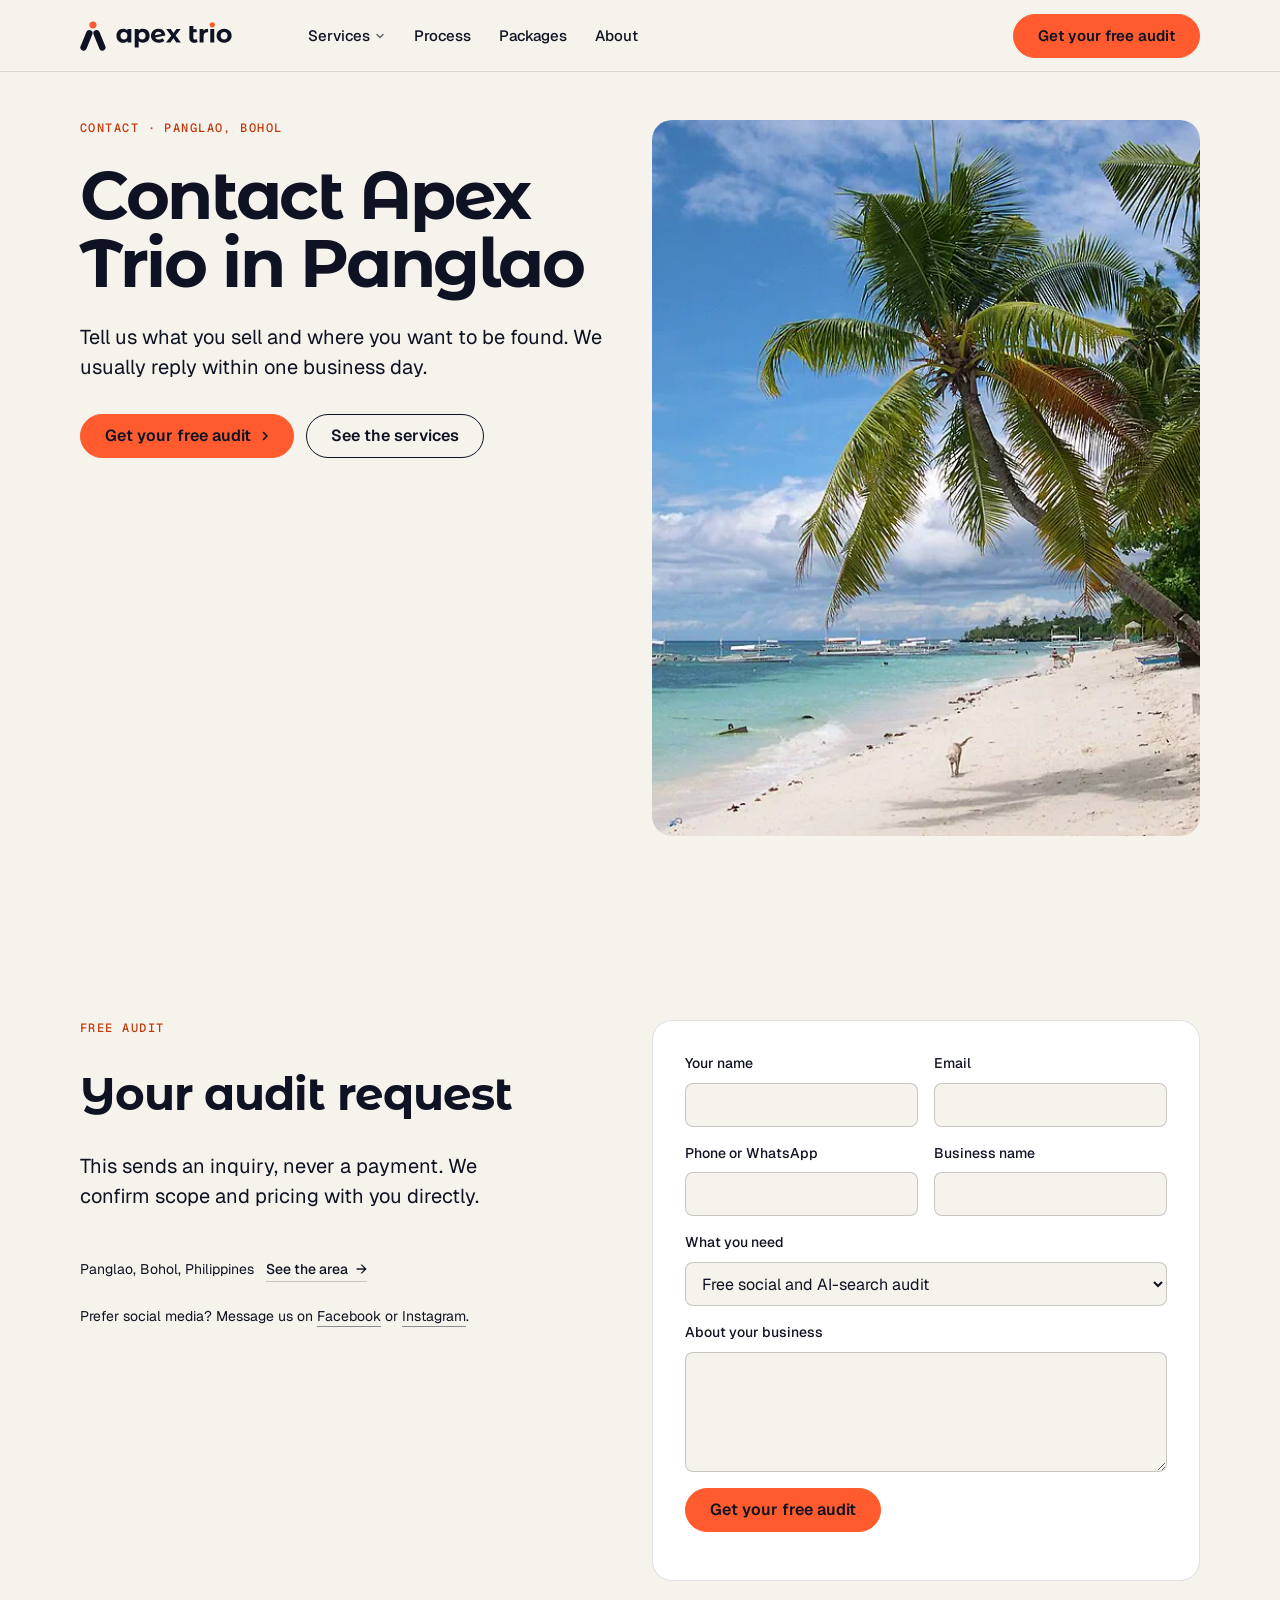
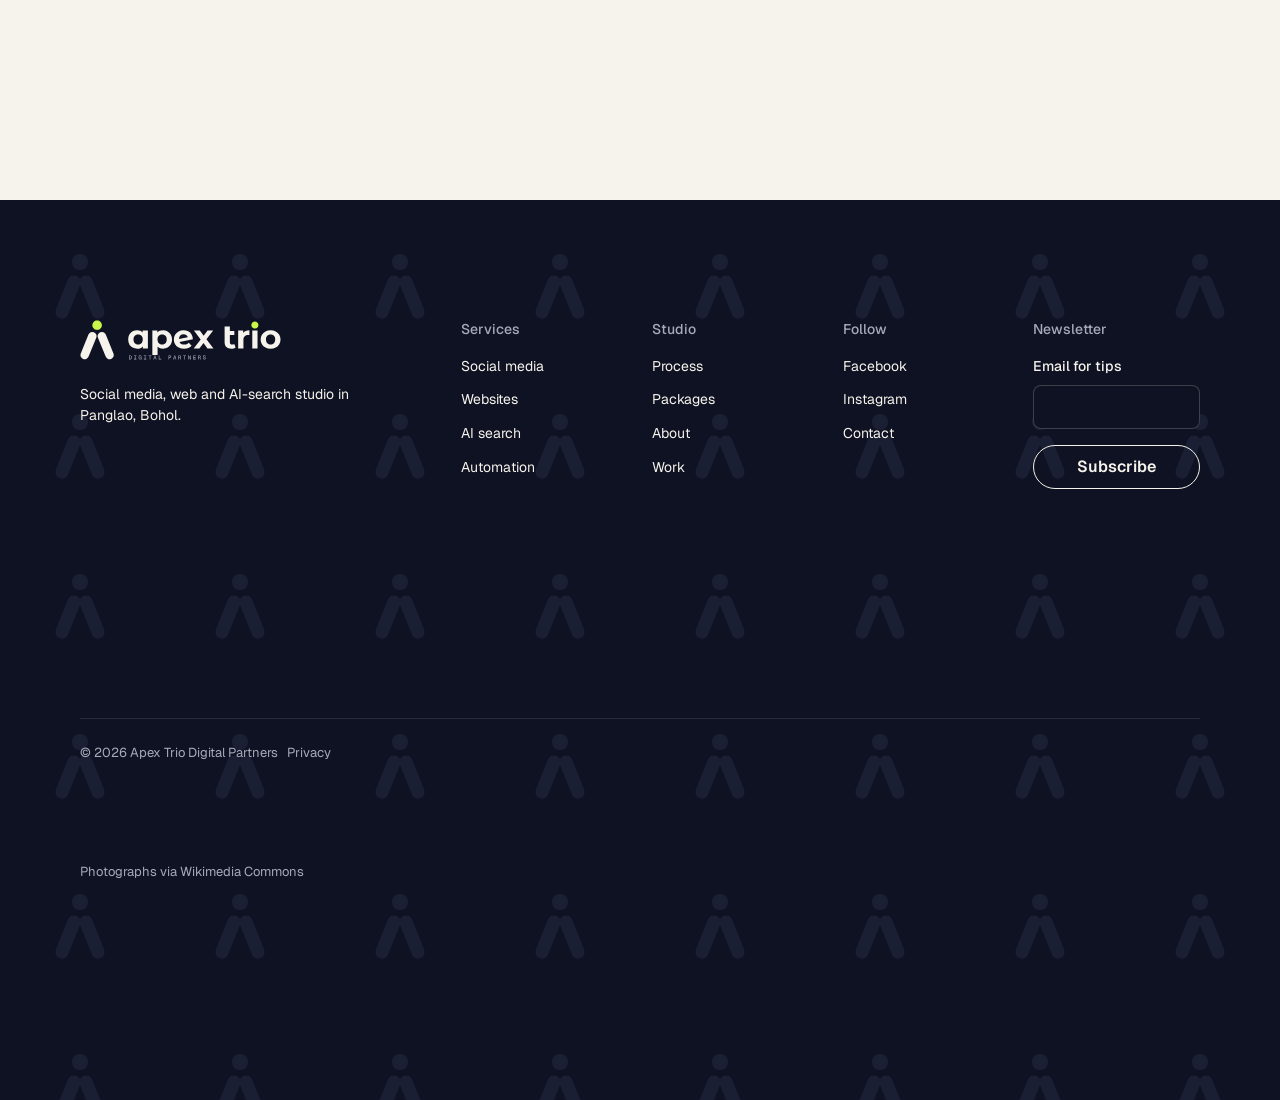
<file: contact/index.html>
<!doctype html>
<html lang="en" data-type="service" data-radius="soft" data-buttons="solid" data-motion>
<head>
<meta charset="utf-8">
<meta name="viewport" content="width=device-width, initial-scale=1, viewport-fit=cover">
<title>Contact Apex Trio Digital Partners in Panglao, Bohol</title>
<meta name="description" content="Send Apex Trio an inquiry about social media, a website, AI search or automation. Replies usually within one business day.">
<meta property="og:type" content="website">
<meta property="og:title" content="Contact Apex Trio Digital Partners in Panglao, Bohol">
<meta property="og:description" content="Send Apex Trio an inquiry about social media, a website, AI search or automation. Replies usually within one business day.">
<meta property="og:image" content="/share.jpg">
<meta name="twitter:card" content="summary_large_image">
<link rel="icon" href="/favicon.svg" type="image/svg+xml">
<meta name="theme-color" content="#0F1222">
<meta name="site-kind" content="other">
<meta name="page-type" content="service">
<link rel="preconnect" href="https://fonts.googleapis.com">
<link rel="preconnect" href="https://fonts.gstatic.com" crossorigin>
<link href="https://fonts.googleapis.com/css2?family=Geist+Mono:wght@500&family=Geist:wght@400;600&family=Montserrat+Alternates:wght@700&display=swap" rel="stylesheet">
<link rel="stylesheet" href="/assets/system.css">
<link rel="stylesheet" href="/assets/ui/cards.css">
<link rel="stylesheet" href="/assets/motion/motion.css">
<link rel="stylesheet" href="/assets/layout/layout.css">
<link rel="stylesheet" href="/assets/icons/icon.css">
<link rel="stylesheet" href="/assets/site.css">
<script>document.documentElement.classList.add('m-enter');setTimeout(()=>document.documentElement.classList.add('m-enter-done'),700)</script>
<script>document.documentElement.classList.add('mo-js');setTimeout(()=>document.documentElement.classList.add('mo-safe'),2500)</script>
<link rel="modulepreload" href="/assets/moments/moments.js">
<link rel="modulepreload" href="/assets/moments/lib.js">
<link rel="modulepreload" href="/assets/moments/word-highlight/moment.js">
<style>@media (max-width: 639px) { #project-form { --hm: 2; } #project-form .span-6 { margin-top: var(--s-7); } #project-form .b-card { padding: 0; border: 0; background: none; } }</style>
</head>
<body>
<header class="nav">
  <div class="wrap nav__bar">
    <a class="skip-link" href="#top">Skip to content</a>
    <a class="nav__logo brand-logo" href="/"><img src="/assets/brand/logo-light-short.svg" alt="Apex Trio" width="260" height="51"></a>
    <nav class="nav__links" aria-label="Main">
      <div class="nav__item">
        <a class="nav__link" href="/services/">Services <svg class="chev" viewBox="0 0 12 12" aria-hidden="true"><path d="M3 4.5l3 3 3-3" fill="none" stroke="currentColor" stroke-width="1.5" stroke-linecap="round" stroke-linejoin="round"/></svg></a>
        <div class="nav__menu">
          <div class="wrap grid">
            <a class="menu-card span-3" href="/services/social-media-marketing/">
              <div class="panel"><img class="frame__img" src="/assets/img/photo-f166956983-500.webp" width="500" height="375" alt="Outrigger boats on Panglao sand at sunset" data-source="stand-in" data-subject="stand-in"></div>
              <span class="t-card">Social media</span>
              <span class="t-small muted">Posts, reels and replies</span>
            </a>
            <a class="menu-card span-3" href="/services/website-design-development/">
              <div class="panel"><img class="frame__img" src="/assets/img/photo-f68305589-500.webp" width="500" height="375" alt="A long bamboo house with a thatched roof among trees" data-source="stand-in" data-subject="stand-in"></div>
              <span class="t-card">Websites</span>
              <span class="t-small muted">Mobile-first, easy to contact</span>
            </a>
            <a class="menu-card span-3" href="/services/ai-search-digital-visibility/">
              <div class="panel"><img class="frame__img" src="/assets/img/photo-f129074997-500.webp" width="500" height="375" alt="The Panglao coastline and Alona Beach seen from the air" data-source="stand-in" data-subject="stand-in"></div>
              <span class="t-card">AI search</span>
              <span class="t-small muted">Google and AI answers</span>
            </a>
            <a class="menu-card span-3" href="/services/automation-integrations/">
              <div class="panel"><img class="frame__img" src="/assets/img/photo-f725343-500.webp" width="500" height="375" alt="A tricycle taxi parked on a village road in Panglao" data-source="stand-in" data-subject="stand-in"></div>
              <span class="t-card">Automation</span>
              <span class="t-small muted">CRM, posting and follow-up</span>
            </a>
          </div>
        </div>
      </div>
      <div class="nav__item"><a class="nav__link" href="/#process">Process</a></div>
      <div class="nav__item"><a class="nav__link" href="/#packages">Packages</a></div>
      <div class="nav__item"><a class="nav__link" href="/about/">About</a></div>
    </nav>
    <div class="nav__actions">
      <a class="btn btn--primary" href="#project-form">Get your free audit</a>
    </div>
    <button class="nav__toggle" type="button" aria-expanded="false" aria-label="Menu">
      <svg width="18" height="18" viewBox="0 0 18 18" aria-hidden="true"><path d="M2 5h14M2 13h14" stroke="currentColor" stroke-width="1.6" stroke-linecap="round"/></svg>
    </button>
  </div>
</header>

<main id="top">
  <section class="hero hero--split" data-enter aria-labelledby="hero-h">
    <div class="wrap">
      <div class="hero-text grid hero-split">
        <div class="hero-copy span-6 stack-5">
          <p class="t-label">Contact · Panglao, Bohol</p>
          <h1 id="hero-h">Contact Apex Trio in Panglao</h1>
          <p class="t-lead">Tell us what you sell and where you want to be found. We usually reply within one business day.</p>
          <div class="btn-row">
            <a class="btn btn--primary" href="#project-form">Get your free audit<svg class="m-arrow" viewBox="0 0 12 12" aria-hidden="true"><path class="m-arrow__stem" d="M1 6h8"/><path class="m-arrow__head" d="M4.5 2.5 8 6l-3.5 3.5"/></svg></a>
            <a class="btn btn--secondary" href="/services/">See the services</a>
          </div>
        </div>
        <div class="hero-visual frame frame--photo span-6 start-7">
          <img class="frame__img" src="/assets/img/photo-f764192.webp" srcset="/assets/img/photo-f764192-500.webp 500w, /assets/img/photo-f764192-960.webp 960w, /assets/img/photo-f764192.webp 1280w" sizes="(max-width: 1023px) 100vw, 50vw" width="1280" height="925" alt="A coconut palm leaning over Alona Beach" fetchpriority="high" decoding="async" data-source="stand-in" data-subject="stand-in">
        </div>
      </div>
    </div>
  </section>

  <section class="section" id="project-form" aria-labelledby="form-h">
    <div class="wrap">
      <div class="grid grid--top">
        <div class="span-5 stack-5">
          <div class="section-head stack-4">
            <p class="t-label">Free audit</p>
            <h2 id="form-h">Your audit request</h2>
            <p>This sends an inquiry, never a payment. We confirm scope and pricing with you directly.</p>
          </div>
          <p class="t-small">Panglao, Bohol, Philippines &nbsp; <a class="link" href="https://www.openstreetmap.org/search?query=Panglao%20Bohol">See the area</a></p>
          <p class="t-small">Prefer social media? Message us on <a href="https://www.facebook.com/profile.php?id=61596209823382" rel="noopener">Facebook</a> or <a href="https://www.instagram.com/apex_tdp" rel="noopener">Instagram</a>.</p>
        </div>
        <div class="span-6 start-7">
          <div class="b-card"><form class="form" action="/api/contact" method="post" data-endpoint="/api/contact" data-sent="Your audit request is in. We usually reply within one business day." novalidate>
            <div class="field"><label for="f-name">Your name</label>
              <input id="f-name" name="name" type="text" autocomplete="name" required aria-describedby="f-name-err">
              <p class="field__error" id="f-name-err" hidden>Write your name so we know who to answer.</p></div>
            <div class="field"><label for="f-email">Email</label>
              <input id="f-email" name="email" type="email" autocomplete="email" inputmode="email" required aria-describedby="f-email-err">
              <p class="field__error" id="f-email-err" hidden>Write an email address with an @, like name@business.ph.</p></div>
            <div class="field"><label for="f-phone">Phone or WhatsApp</label>
              <input id="f-phone" name="phone" type="tel" autocomplete="tel"></div>
            <div class="field"><label for="f-business">Business name</label>
              <input id="f-business" name="business" type="text" autocomplete="organization"></div>
            <div class="field field--full"><label for="f-service">What you need</label>
              <select id="f-service" name="service">
                <option>Free social and AI-search audit</option>
                <option>Social media marketing</option>
                <option>Website design and development</option>
                <option>AI search and visibility</option>
                <option>Automation and integrations</option>
                <option>Visibility Starter package</option>
                <option>Growth Partnership retainer</option>
                <option>Not sure yet</option>
              </select></div>
            <div class="field field--full"><label for="f-message">About your business</label>
              <textarea id="f-message" name="message" rows="4" required aria-describedby="f-message-err"></textarea>
              <p class="field__error" id="f-message-err" hidden>Write a line about your business and what you want to change.</p></div>
            <div class="btn-row"><button class="btn btn--primary" type="submit">Get your free audit</button></div>
            <p class="form__status" role="status" data-form-status></p>
          </form></div>
        </div>
      </div>
    </div>
  </section>
</main>

<footer class="footer closing footer--dark ground-inverse mark-pattern" id="contact" aria-labelledby="foot-h">
  <div class="wrap">
    <div class="closing__links">
      <div class="grid">
        <div class="span-4 stack-4">
          <a class="brand-logo" href="/"><img src="/assets/brand/logo-dark.svg" alt="Apex Trio Digital Partners" width="260" height="52"></a>
          <p class="t-small" id="foot-h">Social media, web and AI-search studio in Panglao, Bohol.</p>
        </div>
        <div class="span-2 footer__col"><h3>Services</h3><ul>
          <li><a href="/services/social-media-marketing/">Social media</a></li>
          <li><a href="/services/website-design-development/">Websites</a></li>
          <li><a href="/services/ai-search-digital-visibility/">AI search</a></li>
          <li><a href="/services/automation-integrations/">Automation</a></li></ul></div>
        <div class="span-2 footer__col"><h3>Studio</h3><ul>
          <li><a href="/#process">Process</a></li>
          <li><a href="/#packages">Packages</a></li>
          <li><a href="/about/">About</a></li>
          <li><a href="/work/">Work</a></li></ul></div>
        <div class="span-2 footer__col"><h3>Follow</h3><ul>
          <li><a href="https://www.facebook.com/profile.php?id=61596209823382" rel="noopener">Facebook</a></li>
          <li><a href="https://www.instagram.com/apex_tdp" rel="noopener">Instagram</a></li>
          <li><a href="/contact/">Contact</a></li></ul></div>
        <div class="span-2 footer__col"><h3>Newsletter</h3>
          <form class="form" action="/api/subscribe" method="post" data-endpoint="/api/subscribe" data-sent="You are on the list. Expect a few notes a year." novalidate>
            <div class="field field--full"><label for="n-email">Email for tips</label>
              <input id="n-email" name="email" type="email" autocomplete="email" inputmode="email" required aria-describedby="n-email-err">
              <p class="field__error" id="n-email-err" hidden>Write an email address with an @.</p></div>
            <div class="btn-row"><button class="btn btn--secondary" type="submit">Subscribe</button></div>
            <p class="form__status" role="status" data-form-status></p>
          </form></div>
      </div>
      <div class="footer__legal">
        <span>&copy; 2026 Apex Trio Digital Partners &nbsp; <a href="/privacy/">Privacy</a></span>
        <div class="socials"></div>
        <a class="credits" href="/credits/">Photographs via Wikimedia Commons</a>
      </div>
    </div>
  </div>
</footer>

<script type="module" src="/assets/system.js"></script>
<script type="module" src="/assets/motion/motion.js"></script>
<script type="module" src="/assets/layout/layout.js"></script>
</body>
</html>
</file>
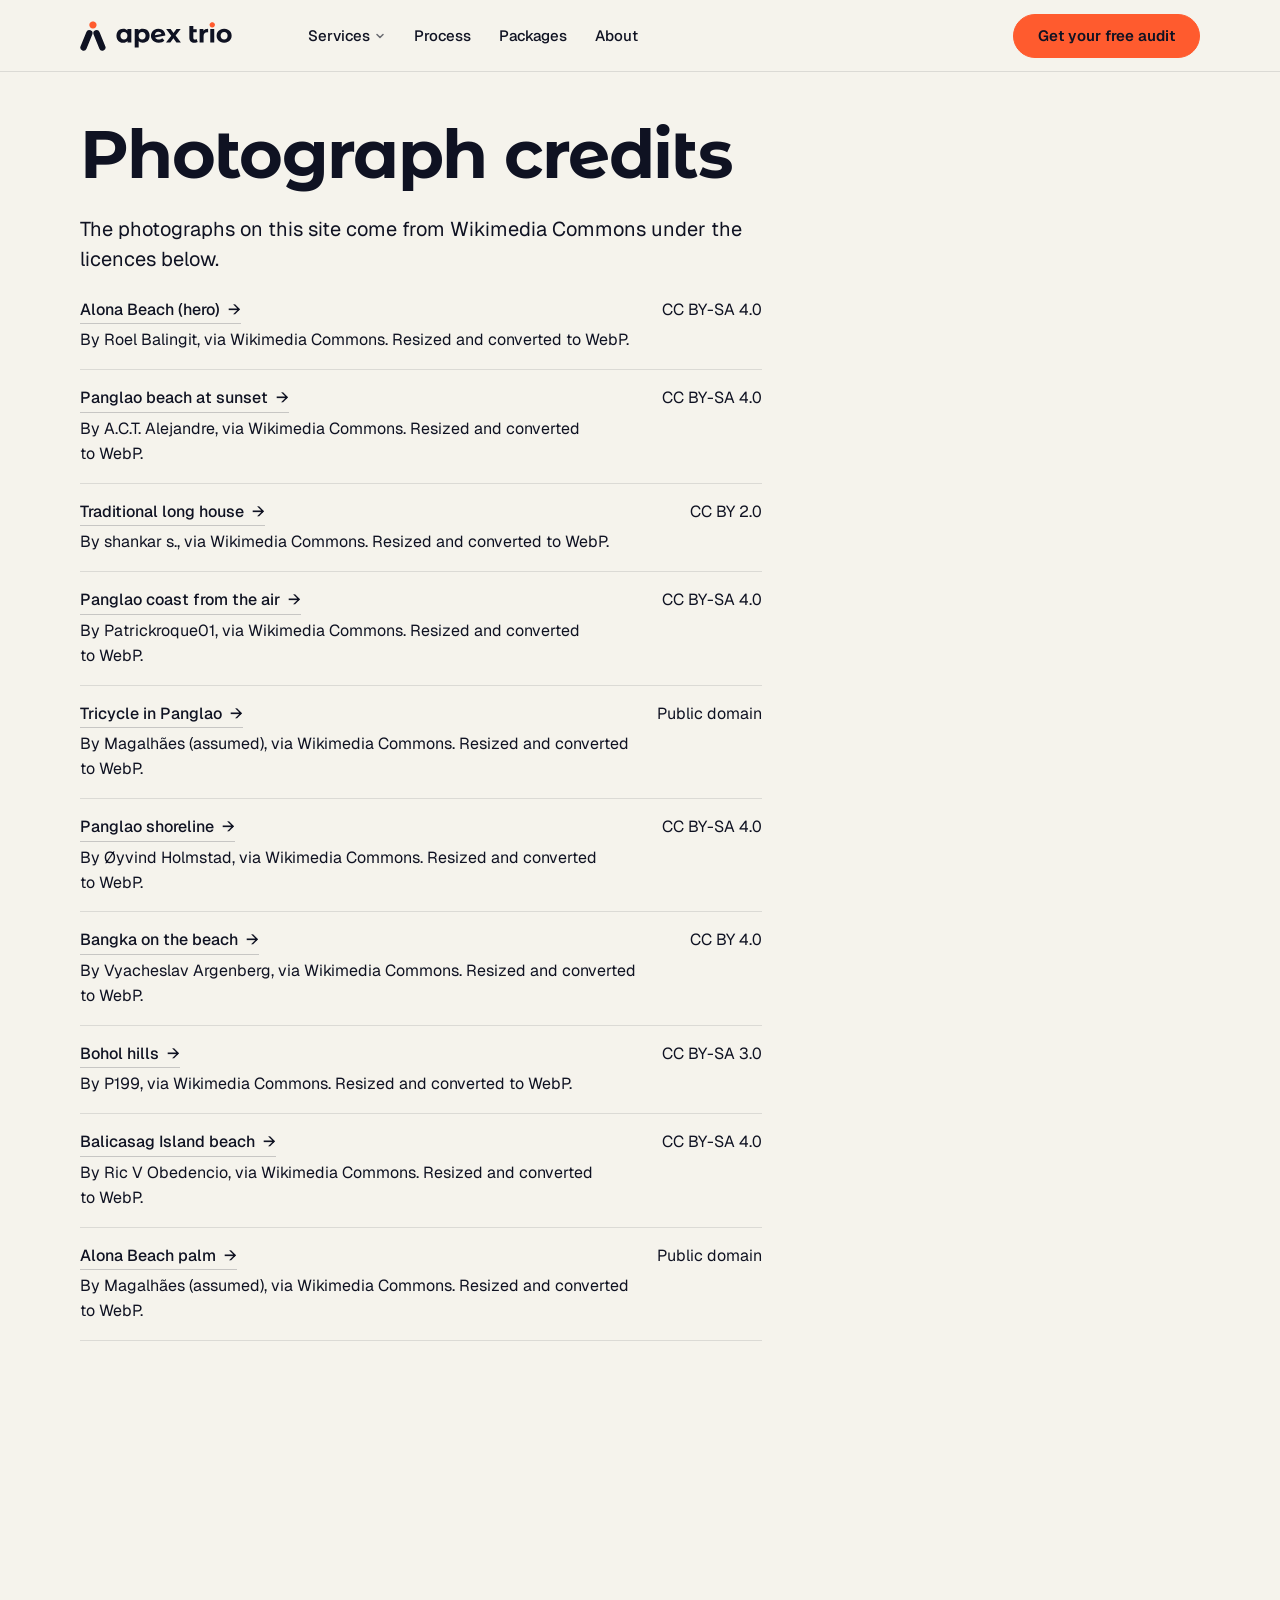
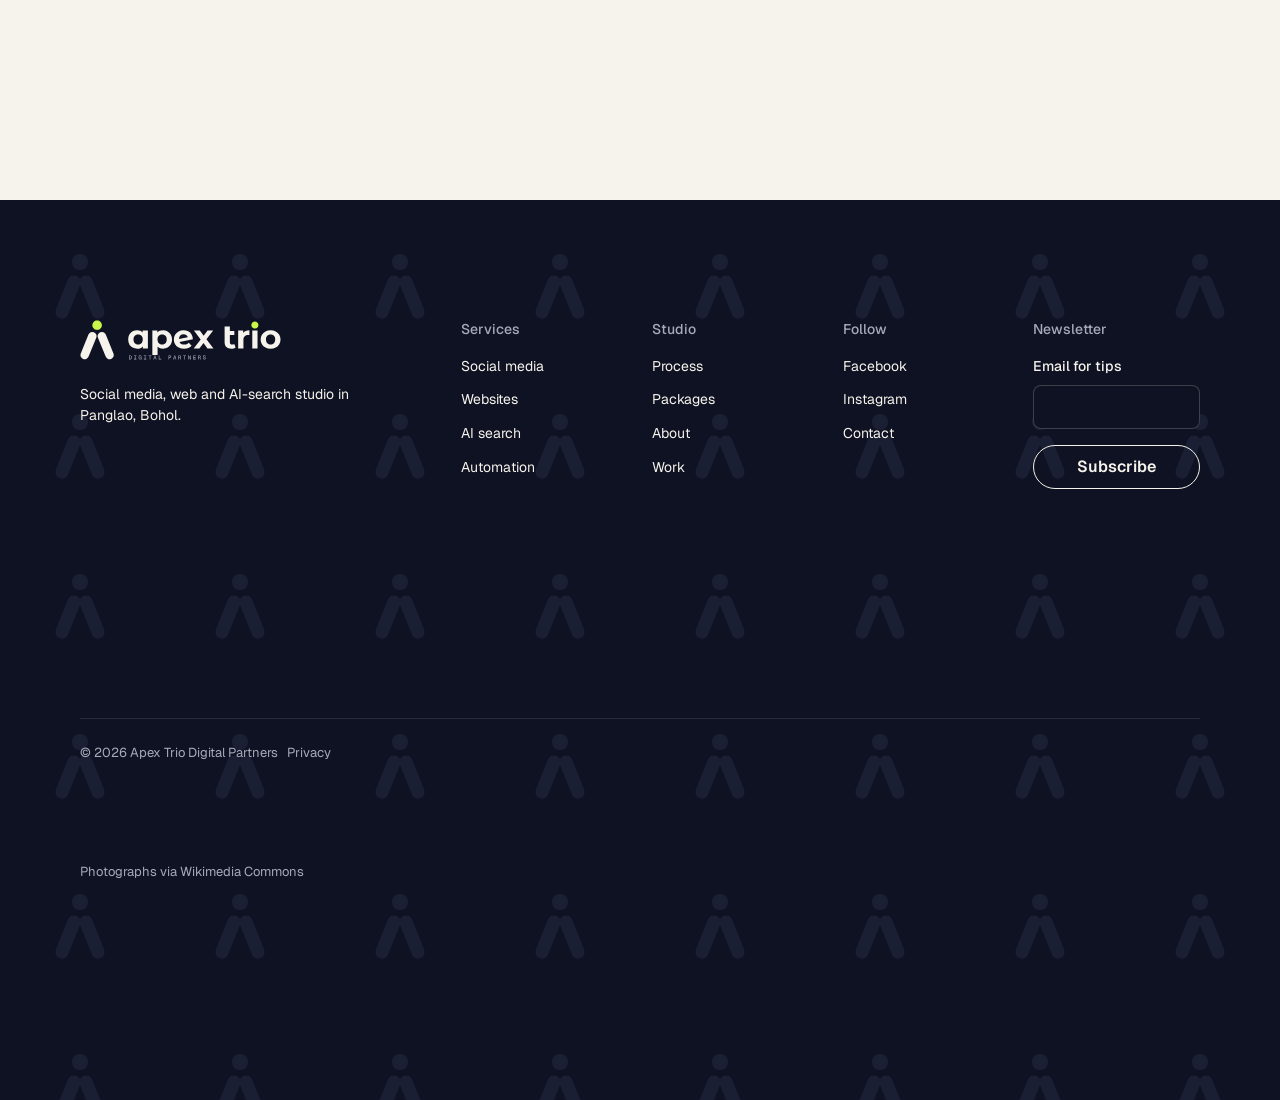
<file: credits/index.html>
<!doctype html>
<html lang="en" data-type="service" data-radius="soft" data-buttons="solid" data-motion>
<head>
<meta charset="utf-8">
<meta name="viewport" content="width=device-width, initial-scale=1, viewport-fit=cover">
<title>Photograph credits | Apex Trio Digital Partners</title>
<meta name="description" content="Sources and licences of the photographs used on the Apex Trio Digital Partners website.">
<meta property="og:type" content="website">
<meta property="og:title" content="Photograph credits | Apex Trio Digital Partners">
<meta property="og:description" content="Sources and licences of the photographs used on the Apex Trio Digital Partners website.">
<meta property="og:image" content="/share.jpg">
<meta name="twitter:card" content="summary_large_image">
<link rel="icon" href="/favicon.svg" type="image/svg+xml">
<meta name="theme-color" content="#0F1222">
<meta name="site-kind" content="other">
<meta name="page-type" content="service">
<link rel="preconnect" href="https://fonts.googleapis.com">
<link rel="preconnect" href="https://fonts.gstatic.com" crossorigin>
<link href="https://fonts.googleapis.com/css2?family=Geist+Mono:wght@500&family=Geist:wght@400;600&family=Montserrat+Alternates:wght@700&display=swap" rel="stylesheet">
<link rel="stylesheet" href="/assets/system.css">
<link rel="stylesheet" href="/assets/ui/cards.css">
<link rel="stylesheet" href="/assets/motion/motion.css">
<link rel="stylesheet" href="/assets/layout/layout.css">
<link rel="stylesheet" href="/assets/icons/icon.css">
<link rel="stylesheet" href="/assets/site.css">
<script>document.documentElement.classList.add('m-enter');setTimeout(()=>document.documentElement.classList.add('m-enter-done'),700)</script>
<script>document.documentElement.classList.add('mo-js');setTimeout(()=>document.documentElement.classList.add('mo-safe'),2500)</script>
<link rel="modulepreload" href="/assets/moments/moments.js">
<link rel="modulepreload" href="/assets/moments/lib.js">
<link rel="modulepreload" href="/assets/moments/word-highlight/moment.js">

</head>
<body>
<header class="nav">
  <div class="wrap nav__bar">
    <a class="skip-link" href="#top">Skip to content</a>
    <a class="nav__logo brand-logo" href="/"><img src="/assets/brand/logo-light-short.svg" alt="Apex Trio" width="260" height="51"></a>
    <nav class="nav__links" aria-label="Main">
      <div class="nav__item">
        <a class="nav__link" href="/services/">Services <svg class="chev" viewBox="0 0 12 12" aria-hidden="true"><path d="M3 4.5l3 3 3-3" fill="none" stroke="currentColor" stroke-width="1.5" stroke-linecap="round" stroke-linejoin="round"/></svg></a>
        <div class="nav__menu">
          <div class="wrap grid">
            <a class="menu-card span-3" href="/services/social-media-marketing/">
              <div class="panel"><img class="frame__img" src="/assets/img/photo-f166956983-500.webp" width="500" height="375" alt="Outrigger boats on Panglao sand at sunset" data-source="stand-in" data-subject="stand-in"></div>
              <span class="t-card">Social media</span>
              <span class="t-small muted">Posts, reels and replies</span>
            </a>
            <a class="menu-card span-3" href="/services/website-design-development/">
              <div class="panel"><img class="frame__img" src="/assets/img/photo-f68305589-500.webp" width="500" height="375" alt="A long bamboo house with a thatched roof among trees" data-source="stand-in" data-subject="stand-in"></div>
              <span class="t-card">Websites</span>
              <span class="t-small muted">Mobile-first, easy to contact</span>
            </a>
            <a class="menu-card span-3" href="/services/ai-search-digital-visibility/">
              <div class="panel"><img class="frame__img" src="/assets/img/photo-f129074997-500.webp" width="500" height="375" alt="The Panglao coastline and Alona Beach seen from the air" data-source="stand-in" data-subject="stand-in"></div>
              <span class="t-card">AI search</span>
              <span class="t-small muted">Google and AI answers</span>
            </a>
            <a class="menu-card span-3" href="/services/automation-integrations/">
              <div class="panel"><img class="frame__img" src="/assets/img/photo-f725343-500.webp" width="500" height="375" alt="A tricycle taxi parked on a village road in Panglao" data-source="stand-in" data-subject="stand-in"></div>
              <span class="t-card">Automation</span>
              <span class="t-small muted">CRM, posting and follow-up</span>
            </a>
          </div>
        </div>
      </div>
      <div class="nav__item"><a class="nav__link" href="/#process">Process</a></div>
      <div class="nav__item"><a class="nav__link" href="/#packages">Packages</a></div>
      <div class="nav__item"><a class="nav__link" href="/about/">About</a></div>
    </nav>
    <div class="nav__actions">
      <a class="btn btn--primary" href="/contact/">Get your free audit</a>
    </div>
    <button class="nav__toggle" type="button" aria-expanded="false" aria-label="Menu">
      <svg width="18" height="18" viewBox="0 0 18 18" aria-hidden="true"><path d="M2 5h14M2 13h14" stroke="currentColor" stroke-width="1.6" stroke-linecap="round"/></svg>
    </button>
  </div>
</header>

<main id="top">
  <section class="section" id="credits" style="--h: 2; --hm: 2" aria-labelledby="credits-h">
    <div class="wrap">
      <div class="measure stack-5">
        <h1 id="credits-h">Photograph credits</h1>
        <p class="t-lead">The photographs on this site come from Wikimedia Commons under the licences below.</p>
        <ul class="rows">
            <li><span class="rows__name"><a class="link" href="https://commons.wikimedia.org/wiki/File:Alona_Beach_04.jpg" rel="noopener">Alona Beach (hero)</a></span><span class="rows__value"><a href="https://creativecommons.org/licenses/by-sa/4.0" rel="noopener">CC BY-SA 4.0</a></span><p>By Roel Balingit, via Wikimedia Commons. Resized and converted to WebP.</p></li>
            <li><span class="rows__name"><a class="link" href="https://commons.wikimedia.org/wiki/File:Panglao_Island_Beach_Sunset.jpg" rel="noopener">Panglao beach at sunset</a></span><span class="rows__value"><a href="https://creativecommons.org/licenses/by-sa/4.0" rel="noopener">CC BY-SA 4.0</a></span><p>By A.C.T. Alejandre, via Wikimedia Commons. Resized and converted to WebP.</p></li>
            <li><span class="rows__name"><a class="link" href="https://commons.wikimedia.org/wiki/File:Traditional_long_house_(9274977687).jpg" rel="noopener">Traditional long house</a></span><span class="rows__value"><a href="https://creativecommons.org/licenses/by/2.0" rel="noopener">CC BY 2.0</a></span><p>By shankar s., via Wikimedia Commons. Resized and converted to WebP.</p></li>
            <li><span class="rows__name"><a class="link" href="https://commons.wikimedia.org/wiki/File:Panglao_coast,_Alona_Beach_from_air_(Panglao,_Bohol;_01-09-2023).jpg" rel="noopener">Panglao coast from the air</a></span><span class="rows__value"><a href="https://creativecommons.org/licenses/by-sa/4.0" rel="noopener">CC BY-SA 4.0</a></span><p>By Patrickroque01, via Wikimedia Commons. Resized and converted to WebP.</p></li>
            <li><span class="rows__name"><a class="link" href="https://commons.wikimedia.org/wiki/File:Tricycle_backside.jpg" rel="noopener">Tricycle in Panglao</a></span><span class="rows__value"><a href="https://creativecommons.org/publicdomain/mark/1.0/" rel="noopener">Public domain</a></span><p>By Magalhães (assumed), via Wikimedia Commons. Resized and converted to WebP.</p></li>
            <li><span class="rows__name"><a class="link" href="https://commons.wikimedia.org/wiki/File:Panglao_Bohol_seen_from_Bee_Farm.jpg" rel="noopener">Panglao shoreline</a></span><span class="rows__value"><a href="https://creativecommons.org/licenses/by-sa/4.0" rel="noopener">CC BY-SA 4.0</a></span><p>By Øyvind Holmstad, via Wikimedia Commons. Resized and converted to WebP.</p></li>
            <li><span class="rows__name"><a class="link" href="https://commons.wikimedia.org/wiki/File:Malapascua_(island),_Bangka,_Banca_boat,_Philippines.jpg" rel="noopener">Bangka on the beach</a></span><span class="rows__value"><a href="https://creativecommons.org/licenses/by/4.0" rel="noopener">CC BY 4.0</a></span><p>By Vyacheslav Argenberg, via Wikimedia Commons. Resized and converted to WebP.</p></li>
            <li><span class="rows__name"><a class="link" href="https://commons.wikimedia.org/wiki/File:Chocolate_Hills_overview.JPG" rel="noopener">Bohol hills</a></span><span class="rows__value"><a href="https://creativecommons.org/licenses/by-sa/3.0" rel="noopener">CC BY-SA 3.0</a></span><p>By P199, via Wikimedia Commons. Resized and converted to WebP.</p></li>
            <li><span class="rows__name"><a class="link" href="https://commons.wikimedia.org/wiki/File:Balicasag_Island,_Panglao,_Bohol.jpg" rel="noopener">Balicasag Island beach</a></span><span class="rows__value"><a href="https://creativecommons.org/licenses/by-sa/4.0" rel="noopener">CC BY-SA 4.0</a></span><p>By Ric V Obedencio, via Wikimedia Commons. Resized and converted to WebP.</p></li>
            <li><span class="rows__name"><a class="link" href="https://commons.wikimedia.org/wiki/File:Alona_Beach_Palmtree.jpg" rel="noopener">Alona Beach palm</a></span><span class="rows__value"><a href="https://creativecommons.org/publicdomain/mark/1.0/" rel="noopener">Public domain</a></span><p>By Magalhães (assumed), via Wikimedia Commons. Resized and converted to WebP.</p></li>
        </ul>
      </div>
    </div>
  </section>
</main>

<footer class="footer closing footer--dark ground-inverse mark-pattern" id="contact" aria-labelledby="foot-h">
  <div class="wrap">
    <div class="closing__links">
      <div class="grid">
        <div class="span-4 stack-4">
          <a class="brand-logo" href="/"><img src="/assets/brand/logo-dark.svg" alt="Apex Trio Digital Partners" width="260" height="52"></a>
          <p class="t-small" id="foot-h">Social media, web and AI-search studio in Panglao, Bohol.</p>
        </div>
        <div class="span-2 footer__col"><h3>Services</h3><ul>
          <li><a href="/services/social-media-marketing/">Social media</a></li>
          <li><a href="/services/website-design-development/">Websites</a></li>
          <li><a href="/services/ai-search-digital-visibility/">AI search</a></li>
          <li><a href="/services/automation-integrations/">Automation</a></li></ul></div>
        <div class="span-2 footer__col"><h3>Studio</h3><ul>
          <li><a href="/#process">Process</a></li>
          <li><a href="/#packages">Packages</a></li>
          <li><a href="/about/">About</a></li>
          <li><a href="/work/">Work</a></li></ul></div>
        <div class="span-2 footer__col"><h3>Follow</h3><ul>
          <li><a href="https://www.facebook.com/profile.php?id=61596209823382" rel="noopener">Facebook</a></li>
          <li><a href="https://www.instagram.com/apex_tdp" rel="noopener">Instagram</a></li>
          <li><a href="/contact/">Contact</a></li></ul></div>
        <div class="span-2 footer__col"><h3>Newsletter</h3>
          <form class="form" action="/api/subscribe" method="post" data-endpoint="/api/subscribe" data-sent="You are on the list. Expect a few notes a year." novalidate>
            <div class="field field--full"><label for="n-email">Email for tips</label>
              <input id="n-email" name="email" type="email" autocomplete="email" inputmode="email" required aria-describedby="n-email-err">
              <p class="field__error" id="n-email-err" hidden>Write an email address with an @.</p></div>
            <div class="btn-row"><button class="btn btn--secondary" type="submit">Subscribe</button></div>
            <p class="form__status" role="status" data-form-status></p>
          </form></div>
      </div>
      <div class="footer__legal">
        <span>&copy; 2026 Apex Trio Digital Partners &nbsp; <a href="/privacy/">Privacy</a></span>
        <div class="socials"></div>
        <a class="credits" href="/credits/">Photographs via Wikimedia Commons</a>
      </div>
    </div>
  </div>
</footer>

<script type="module" src="/assets/system.js"></script>
<script type="module" src="/assets/motion/motion.js"></script>
<script type="module" src="/assets/layout/layout.js"></script>
</body>
</html>
</file>
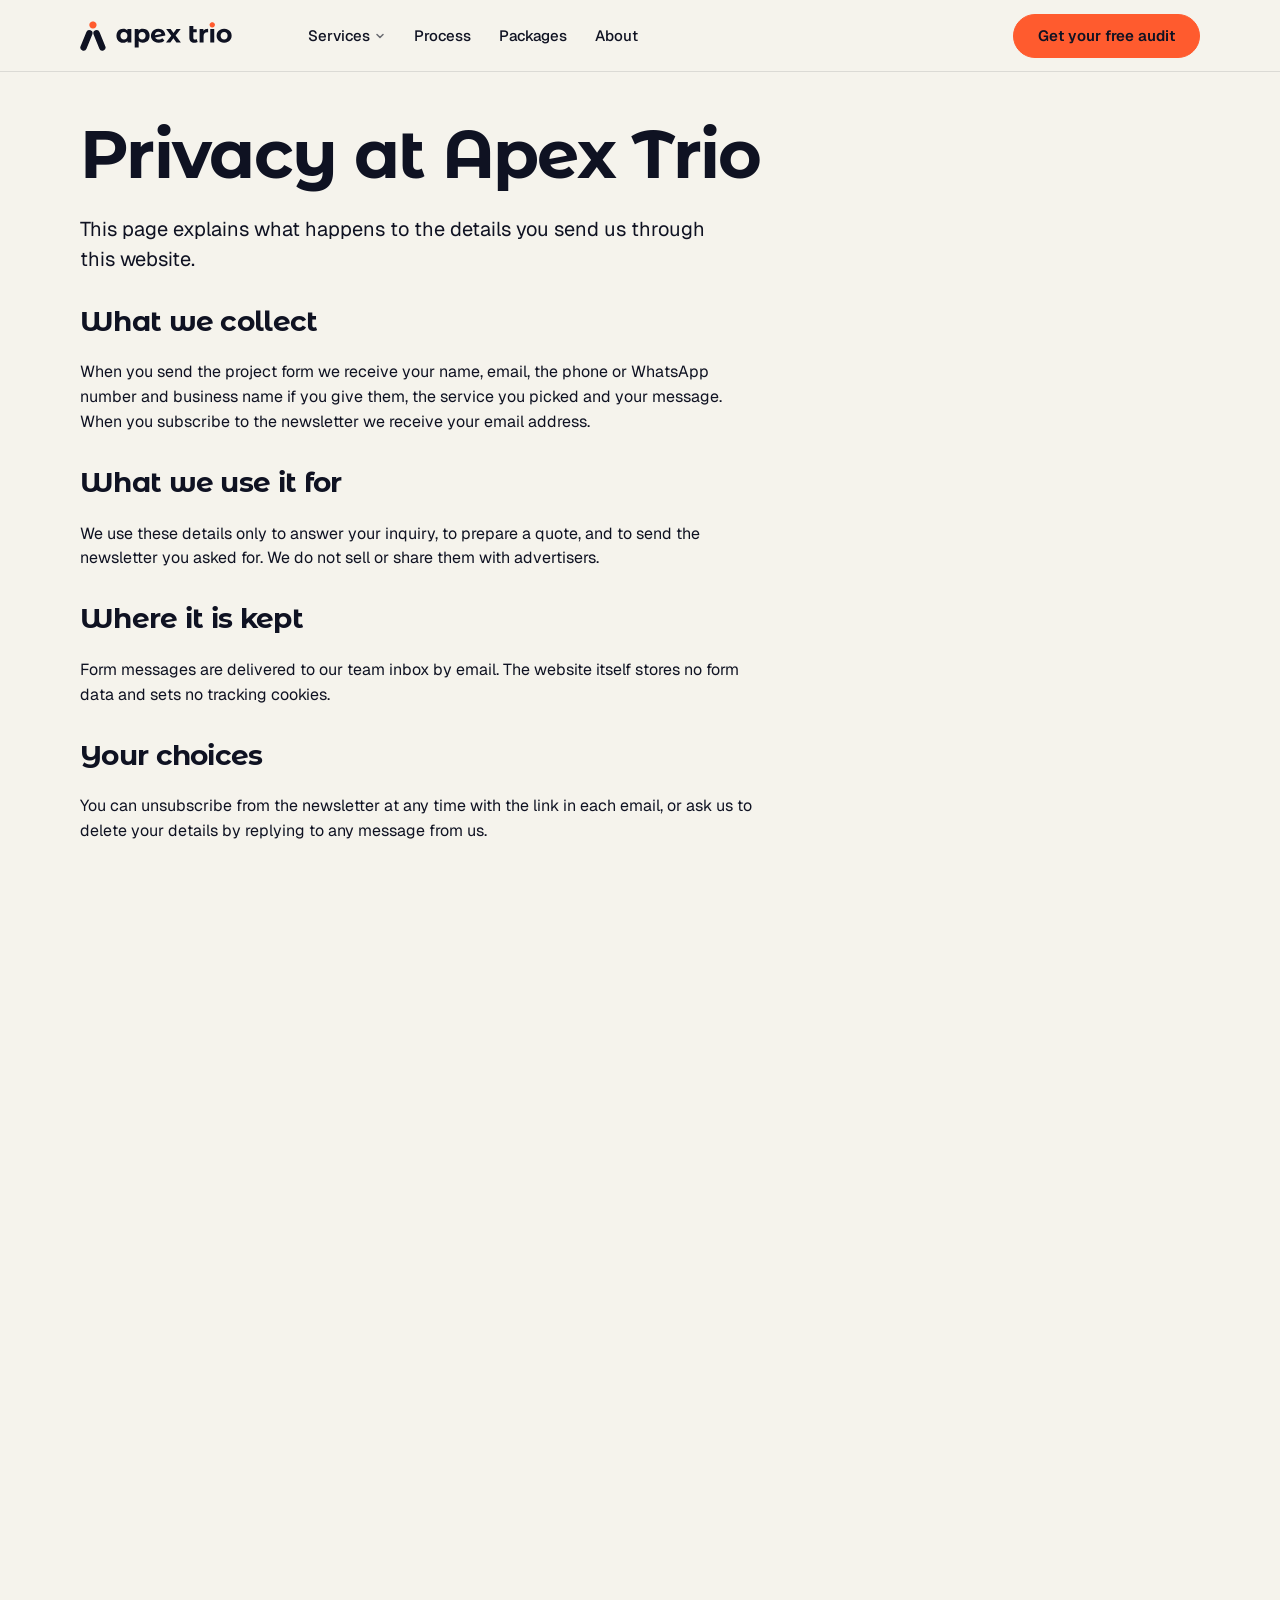
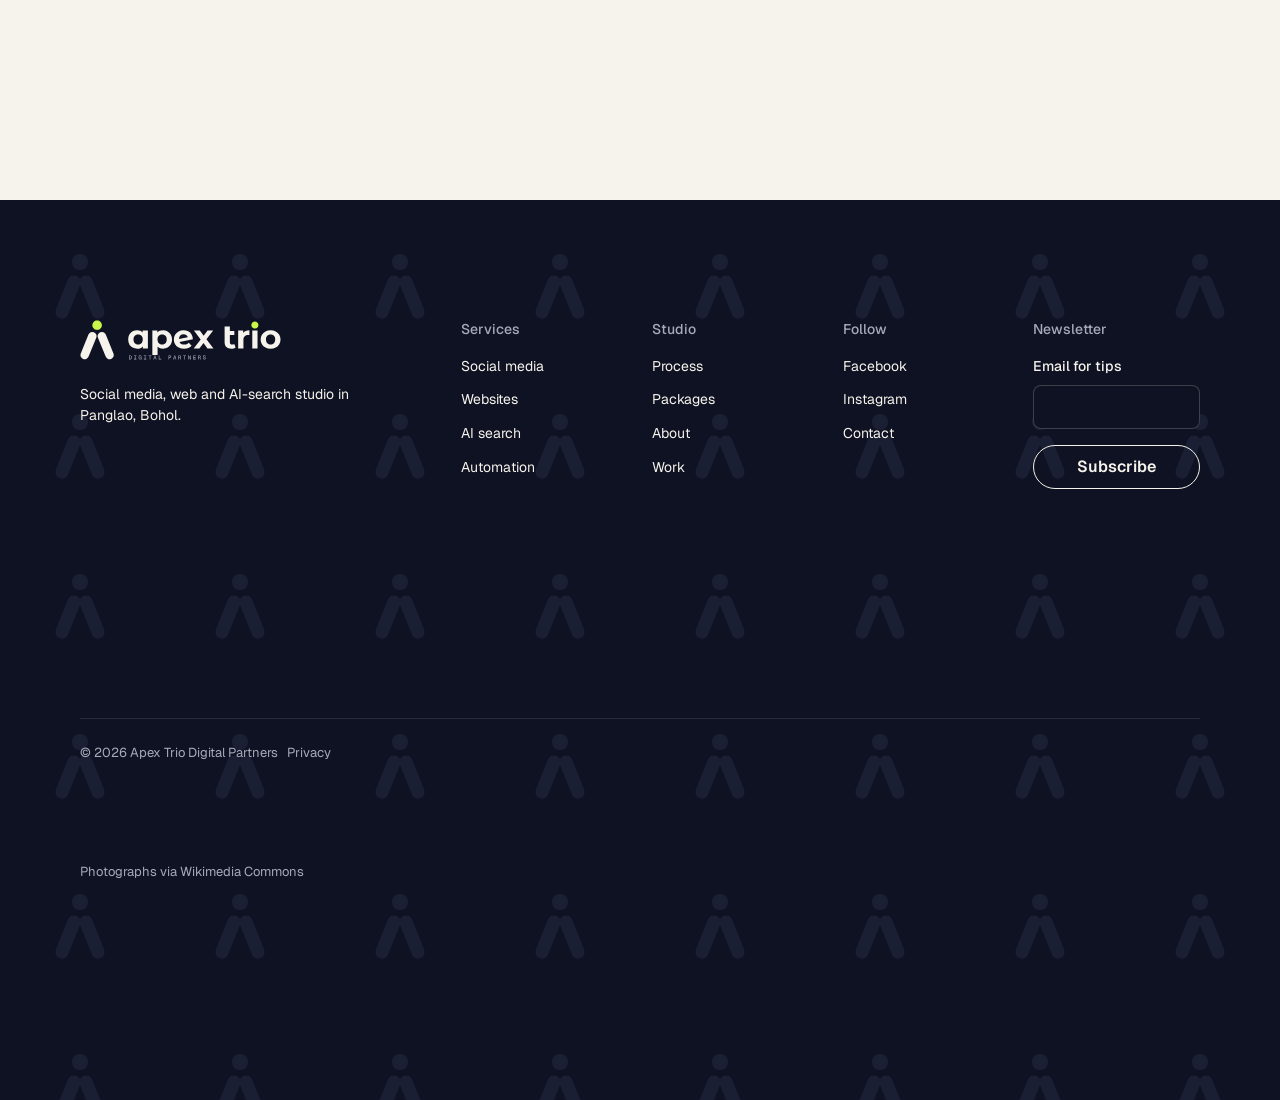
<file: privacy/index.html>
<!doctype html>
<html lang="en" data-type="service" data-radius="soft" data-buttons="solid" data-motion>
<head>
<meta charset="utf-8">
<meta name="viewport" content="width=device-width, initial-scale=1, viewport-fit=cover">
<title>Privacy | Apex Trio Digital Partners</title>
<meta name="description" content="How Apex Trio Digital Partners handles the details you send through its website forms.">
<meta property="og:type" content="website">
<meta property="og:title" content="Privacy | Apex Trio Digital Partners">
<meta property="og:description" content="How Apex Trio Digital Partners handles the details you send through its website forms.">
<meta property="og:image" content="/share.jpg">
<meta name="twitter:card" content="summary_large_image">
<link rel="icon" href="/favicon.svg" type="image/svg+xml">
<meta name="theme-color" content="#0F1222">
<meta name="site-kind" content="other">
<meta name="page-type" content="service">
<link rel="preconnect" href="https://fonts.googleapis.com">
<link rel="preconnect" href="https://fonts.gstatic.com" crossorigin>
<link href="https://fonts.googleapis.com/css2?family=Geist+Mono:wght@500&family=Geist:wght@400;600&family=Montserrat+Alternates:wght@700&display=swap" rel="stylesheet">
<link rel="stylesheet" href="/assets/system.css">
<link rel="stylesheet" href="/assets/ui/cards.css">
<link rel="stylesheet" href="/assets/motion/motion.css">
<link rel="stylesheet" href="/assets/layout/layout.css">
<link rel="stylesheet" href="/assets/icons/icon.css">
<link rel="stylesheet" href="/assets/site.css">
<script>document.documentElement.classList.add('m-enter');setTimeout(()=>document.documentElement.classList.add('m-enter-done'),700)</script>
<script>document.documentElement.classList.add('mo-js');setTimeout(()=>document.documentElement.classList.add('mo-safe'),2500)</script>
<link rel="modulepreload" href="/assets/moments/moments.js">
<link rel="modulepreload" href="/assets/moments/lib.js">
<link rel="modulepreload" href="/assets/moments/word-highlight/moment.js">

</head>
<body>
<header class="nav">
  <div class="wrap nav__bar">
    <a class="skip-link" href="#top">Skip to content</a>
    <a class="nav__logo brand-logo" href="/"><img src="/assets/brand/logo-light-short.svg" alt="Apex Trio" width="260" height="51"></a>
    <nav class="nav__links" aria-label="Main">
      <div class="nav__item">
        <a class="nav__link" href="/services/">Services <svg class="chev" viewBox="0 0 12 12" aria-hidden="true"><path d="M3 4.5l3 3 3-3" fill="none" stroke="currentColor" stroke-width="1.5" stroke-linecap="round" stroke-linejoin="round"/></svg></a>
        <div class="nav__menu">
          <div class="wrap grid">
            <a class="menu-card span-3" href="/services/social-media-marketing/">
              <div class="panel"><img class="frame__img" src="/assets/img/photo-f166956983-500.webp" width="500" height="375" alt="Outrigger boats on Panglao sand at sunset" data-source="stand-in" data-subject="stand-in"></div>
              <span class="t-card">Social media</span>
              <span class="t-small muted">Posts, reels and replies</span>
            </a>
            <a class="menu-card span-3" href="/services/website-design-development/">
              <div class="panel"><img class="frame__img" src="/assets/img/photo-f68305589-500.webp" width="500" height="375" alt="A long bamboo house with a thatched roof among trees" data-source="stand-in" data-subject="stand-in"></div>
              <span class="t-card">Websites</span>
              <span class="t-small muted">Mobile-first, easy to contact</span>
            </a>
            <a class="menu-card span-3" href="/services/ai-search-digital-visibility/">
              <div class="panel"><img class="frame__img" src="/assets/img/photo-f129074997-500.webp" width="500" height="375" alt="The Panglao coastline and Alona Beach seen from the air" data-source="stand-in" data-subject="stand-in"></div>
              <span class="t-card">AI search</span>
              <span class="t-small muted">Google and AI answers</span>
            </a>
            <a class="menu-card span-3" href="/services/automation-integrations/">
              <div class="panel"><img class="frame__img" src="/assets/img/photo-f725343-500.webp" width="500" height="375" alt="A tricycle taxi parked on a village road in Panglao" data-source="stand-in" data-subject="stand-in"></div>
              <span class="t-card">Automation</span>
              <span class="t-small muted">CRM, posting and follow-up</span>
            </a>
          </div>
        </div>
      </div>
      <div class="nav__item"><a class="nav__link" href="/#process">Process</a></div>
      <div class="nav__item"><a class="nav__link" href="/#packages">Packages</a></div>
      <div class="nav__item"><a class="nav__link" href="/about/">About</a></div>
    </nav>
    <div class="nav__actions">
      <a class="btn btn--primary" href="/contact/">Get your free audit</a>
    </div>
    <button class="nav__toggle" type="button" aria-expanded="false" aria-label="Menu">
      <svg width="18" height="18" viewBox="0 0 18 18" aria-hidden="true"><path d="M2 5h14M2 13h14" stroke="currentColor" stroke-width="1.6" stroke-linecap="round"/></svg>
    </button>
  </div>
</header>

<main id="top">
  <section class="section" id="privacy" style="--h: 2; --hm: 2" aria-labelledby="privacy-h">
    <div class="wrap">
      <div class="measure stack-5">
        <h1 id="privacy-h">Privacy at Apex Trio</h1>
        <p class="t-lead">This page explains what happens to the details you send us through this website.</p>
        <h2>What we collect</h2>
        <p>When you send the project form we receive your name, email, the phone or WhatsApp number and business name if you give them, the service you picked and your message. When you subscribe to the newsletter we receive your email address.</p>
        <h2>What we use it for</h2>
        <p>We use these details only to answer your inquiry, to prepare a quote, and to send the newsletter you asked for. We do not sell or share them with advertisers.</p>
        <h2>Where it is kept</h2>
        <p>Form messages are delivered to our team inbox by email. The website itself stores no form data and sets no tracking cookies.</p>
        <h2>Your choices</h2>
        <p>You can unsubscribe from the newsletter at any time with the link in each email, or ask us to delete your details by replying to any message from us.</p>
      </div>
    </div>
  </section>
</main>

<footer class="footer closing footer--dark ground-inverse mark-pattern" id="contact" aria-labelledby="foot-h">
  <div class="wrap">
    <div class="closing__links">
      <div class="grid">
        <div class="span-4 stack-4">
          <a class="brand-logo" href="/"><img src="/assets/brand/logo-dark.svg" alt="Apex Trio Digital Partners" width="260" height="52"></a>
          <p class="t-small" id="foot-h">Social media, web and AI-search studio in Panglao, Bohol.</p>
        </div>
        <div class="span-2 footer__col"><h3>Services</h3><ul>
          <li><a href="/services/social-media-marketing/">Social media</a></li>
          <li><a href="/services/website-design-development/">Websites</a></li>
          <li><a href="/services/ai-search-digital-visibility/">AI search</a></li>
          <li><a href="/services/automation-integrations/">Automation</a></li></ul></div>
        <div class="span-2 footer__col"><h3>Studio</h3><ul>
          <li><a href="/#process">Process</a></li>
          <li><a href="/#packages">Packages</a></li>
          <li><a href="/about/">About</a></li>
          <li><a href="/work/">Work</a></li></ul></div>
        <div class="span-2 footer__col"><h3>Follow</h3><ul>
          <li><a href="https://www.facebook.com/profile.php?id=61596209823382" rel="noopener">Facebook</a></li>
          <li><a href="https://www.instagram.com/apex_tdp" rel="noopener">Instagram</a></li>
          <li><a href="/contact/">Contact</a></li></ul></div>
        <div class="span-2 footer__col"><h3>Newsletter</h3>
          <form class="form" action="/api/subscribe" method="post" data-endpoint="/api/subscribe" data-sent="You are on the list. Expect a few notes a year." novalidate>
            <div class="field field--full"><label for="n-email">Email for tips</label>
              <input id="n-email" name="email" type="email" autocomplete="email" inputmode="email" required aria-describedby="n-email-err">
              <p class="field__error" id="n-email-err" hidden>Write an email address with an @.</p></div>
            <div class="btn-row"><button class="btn btn--secondary" type="submit">Subscribe</button></div>
            <p class="form__status" role="status" data-form-status></p>
          </form></div>
      </div>
      <div class="footer__legal">
        <span>&copy; 2026 Apex Trio Digital Partners &nbsp; <a href="/privacy/">Privacy</a></span>
        <div class="socials"></div>
        <a class="credits" href="/credits/">Photographs via Wikimedia Commons</a>
      </div>
    </div>
  </div>
</footer>

<script type="module" src="/assets/system.js"></script>
<script type="module" src="/assets/motion/motion.js"></script>
<script type="module" src="/assets/layout/layout.js"></script>
</body>
</html>
</file>
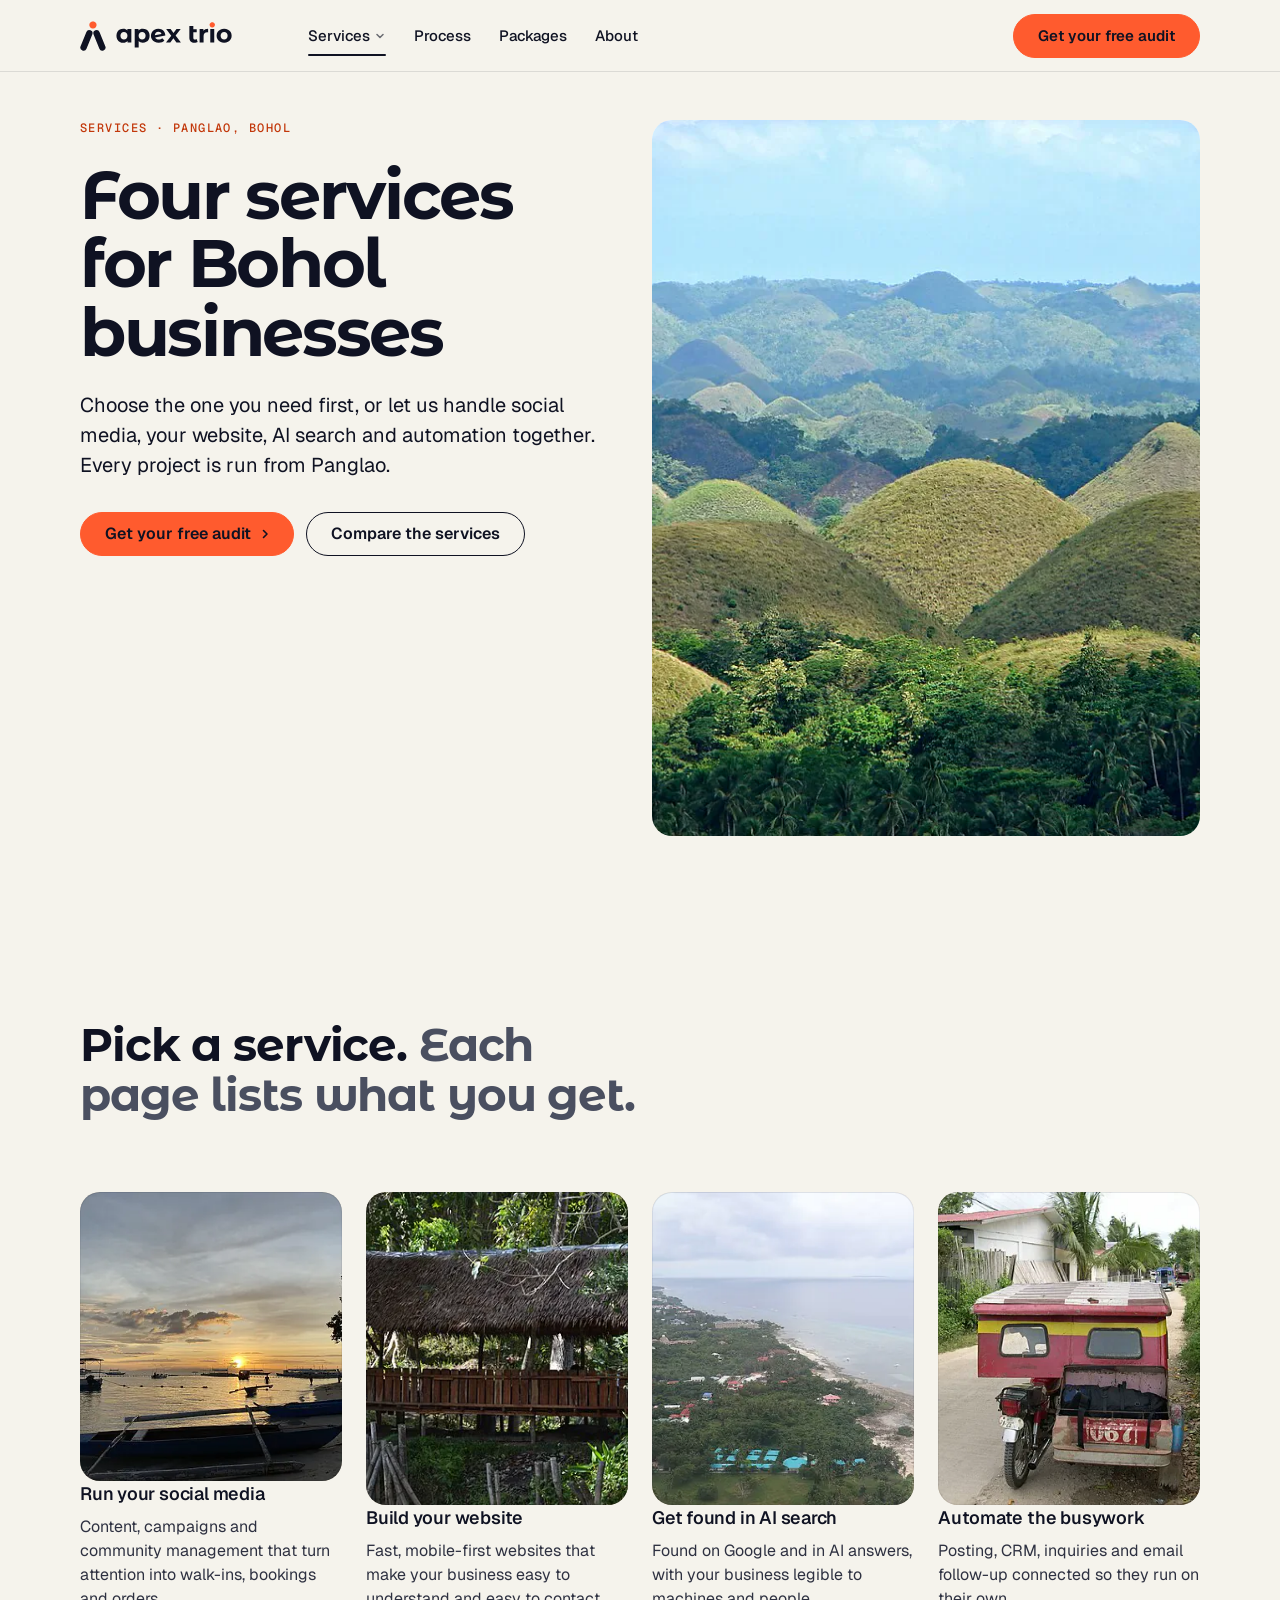
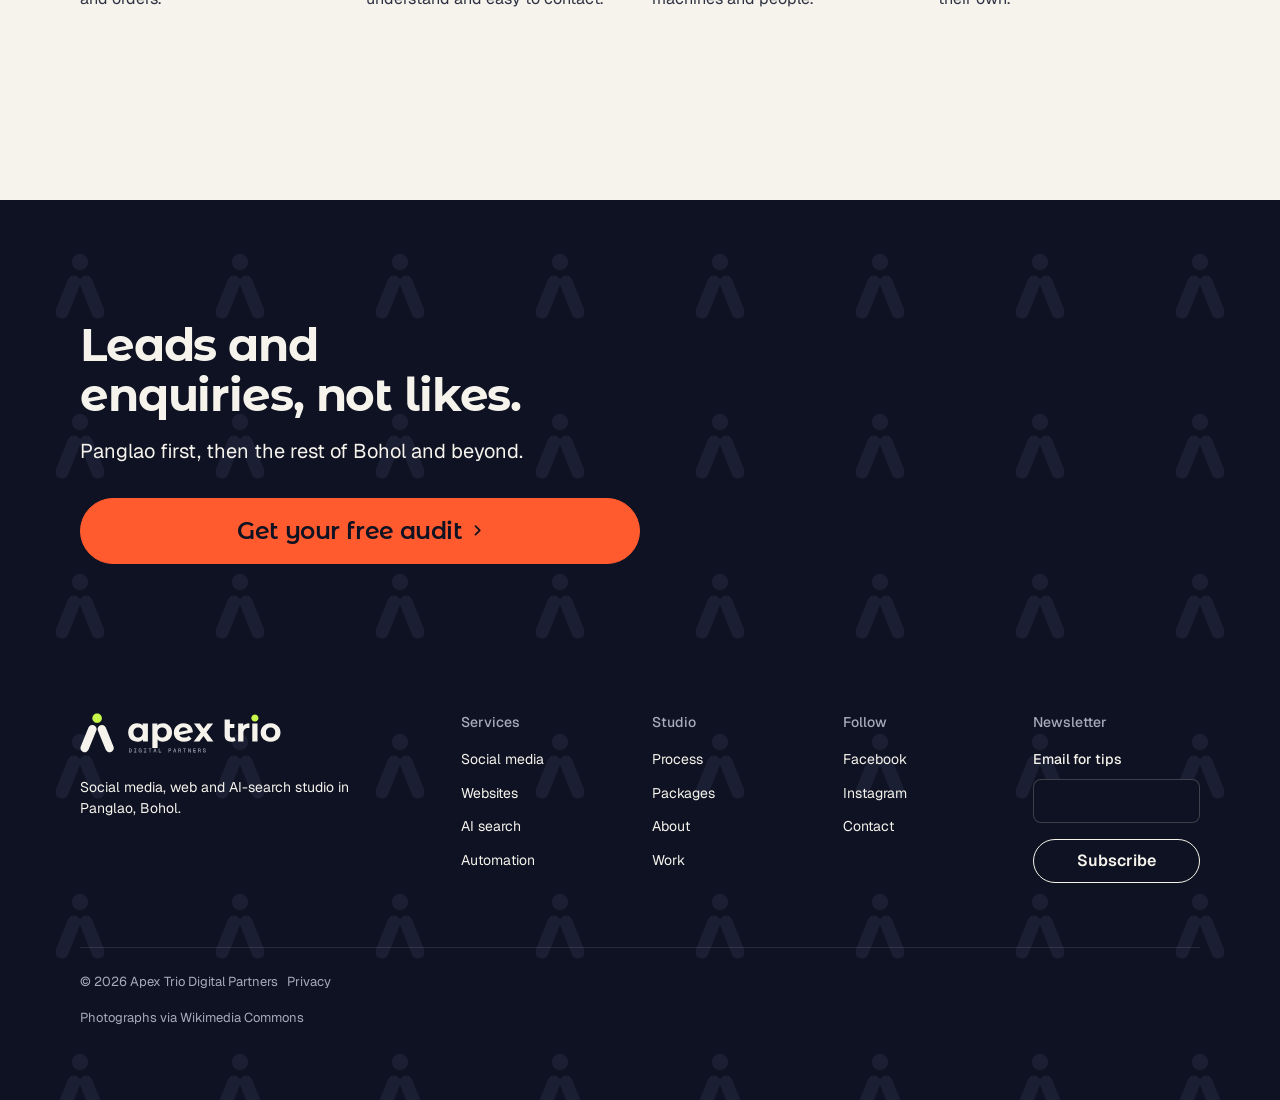
<file: services/index.html>
<!doctype html>
<html lang="en" data-type="service" data-radius="soft" data-buttons="solid" data-motion>
<head>
<meta charset="utf-8">
<meta name="viewport" content="width=device-width, initial-scale=1, viewport-fit=cover">
<title>Services: social media, websites, AI search and automation | Apex Trio Digital Partners</title>
<meta name="description" content="The four services Apex Trio runs for Bohol businesses: social media, websites, AI search visibility and automation.">
<meta property="og:type" content="website">
<meta property="og:title" content="Services: social media, websites, AI search and automation | Apex Trio Digital Partners">
<meta property="og:description" content="The four services Apex Trio runs for Bohol businesses: social media, websites, AI search visibility and automation.">
<meta property="og:image" content="/share.jpg">
<meta name="twitter:card" content="summary_large_image">
<link rel="icon" href="/favicon.svg" type="image/svg+xml">
<meta name="theme-color" content="#0F1222">
<meta name="site-kind" content="other">
<meta name="page-type" content="service">
<link rel="preconnect" href="https://fonts.googleapis.com">
<link rel="preconnect" href="https://fonts.gstatic.com" crossorigin>
<link href="https://fonts.googleapis.com/css2?family=Geist+Mono:wght@500&family=Geist:wght@400;600&family=Montserrat+Alternates:wght@700&display=swap" rel="stylesheet">
<link rel="stylesheet" href="/assets/system.css">
<link rel="stylesheet" href="/assets/ui/cards.css">
<link rel="stylesheet" href="/assets/motion/motion.css">
<link rel="stylesheet" href="/assets/layout/layout.css">
<link rel="stylesheet" href="/assets/icons/icon.css">
<link rel="stylesheet" href="/assets/site.css">
<script>document.documentElement.classList.add('m-enter');setTimeout(()=>document.documentElement.classList.add('m-enter-done'),700)</script>
<script>document.documentElement.classList.add('mo-js');setTimeout(()=>document.documentElement.classList.add('mo-safe'),2500)</script>
<link rel="modulepreload" href="/assets/moments/moments.js">
<link rel="modulepreload" href="/assets/moments/lib.js">
<link rel="modulepreload" href="/assets/moments/word-highlight/moment.js">
<style>@media (max-width: 1023px) { #all .grid > .card { grid-column: span 6; } } @media (max-width: 639px) { #all .card > p { display: none; } }</style>
</head>
<body>
<header class="nav">
  <div class="wrap nav__bar">
    <a class="skip-link" href="#top">Skip to content</a>
    <a class="nav__logo brand-logo" href="/"><img src="/assets/brand/logo-light-short.svg" alt="Apex Trio" width="260" height="51"></a>
    <nav class="nav__links" aria-label="Main">
      <div class="nav__item">
        <a class="nav__link" href="/services/" aria-current="page">Services <svg class="chev" viewBox="0 0 12 12" aria-hidden="true"><path d="M3 4.5l3 3 3-3" fill="none" stroke="currentColor" stroke-width="1.5" stroke-linecap="round" stroke-linejoin="round"/></svg></a>
        <div class="nav__menu">
          <div class="wrap grid">
            <a class="menu-card span-3" href="/services/social-media-marketing/">
              <div class="panel"><img class="frame__img" src="/assets/img/photo-f166956983-500.webp" width="500" height="375" alt="Outrigger boats on Panglao sand at sunset" data-source="stand-in" data-subject="stand-in"></div>
              <span class="t-card">Social media</span>
              <span class="t-small muted">Posts, reels and replies</span>
            </a>
            <a class="menu-card span-3" href="/services/website-design-development/">
              <div class="panel"><img class="frame__img" src="/assets/img/photo-f68305589-500.webp" width="500" height="375" alt="A long bamboo house with a thatched roof among trees" data-source="stand-in" data-subject="stand-in"></div>
              <span class="t-card">Websites</span>
              <span class="t-small muted">Mobile-first, easy to contact</span>
            </a>
            <a class="menu-card span-3" href="/services/ai-search-digital-visibility/">
              <div class="panel"><img class="frame__img" src="/assets/img/photo-f129074997-500.webp" width="500" height="375" alt="The Panglao coastline and Alona Beach seen from the air" data-source="stand-in" data-subject="stand-in"></div>
              <span class="t-card">AI search</span>
              <span class="t-small muted">Google and AI answers</span>
            </a>
            <a class="menu-card span-3" href="/services/automation-integrations/">
              <div class="panel"><img class="frame__img" src="/assets/img/photo-f725343-500.webp" width="500" height="375" alt="A tricycle taxi parked on a village road in Panglao" data-source="stand-in" data-subject="stand-in"></div>
              <span class="t-card">Automation</span>
              <span class="t-small muted">CRM, posting and follow-up</span>
            </a>
          </div>
        </div>
      </div>
      <div class="nav__item"><a class="nav__link" href="/#process">Process</a></div>
      <div class="nav__item"><a class="nav__link" href="/#packages">Packages</a></div>
      <div class="nav__item"><a class="nav__link" href="/about/">About</a></div>
    </nav>
    <div class="nav__actions">
      <a class="btn btn--primary" href="/contact/">Get your free audit</a>
    </div>
    <button class="nav__toggle" type="button" aria-expanded="false" aria-label="Menu">
      <svg width="18" height="18" viewBox="0 0 18 18" aria-hidden="true"><path d="M2 5h14M2 13h14" stroke="currentColor" stroke-width="1.6" stroke-linecap="round"/></svg>
    </button>
  </div>
</header>

<main id="top">
  <section class="hero hero--split" data-enter aria-labelledby="hero-h">
    <div class="wrap">
      <div class="hero-text grid hero-split">
        <div class="hero-copy span-6 stack-5">
          <p class="t-label">Services · Panglao, Bohol</p>
          <h1 id="hero-h">Four services for Bohol businesses</h1>
          <p class="t-lead">Choose the one you need first, or let us handle social media, your website, AI search and automation together. Every project is run from Panglao.</p>
          <div class="btn-row">
            <a class="btn btn--primary" href="/contact/">Get your free audit<svg class="m-arrow" viewBox="0 0 12 12" aria-hidden="true"><path class="m-arrow__stem" d="M1 6h8"/><path class="m-arrow__head" d="M4.5 2.5 8 6l-3.5 3.5"/></svg></a>
            <a class="btn btn--secondary" href="#all">Compare the services</a>
          </div>
        </div>
        <div class="hero-visual frame frame--photo span-6 start-7">
          <img class="frame__img" src="/assets/img/photo-f25403038-960.webp" srcset="/assets/img/photo-f25403038-500.webp 500w, /assets/img/photo-f25403038-960.webp 960w" sizes="(max-width: 1023px) 100vw, 50vw" width="960" height="722" alt="Rows of grassy rounded hills in the Bohol countryside" fetchpriority="high" decoding="async" data-source="stand-in" data-subject="stand-in">
        </div>
      </div>
    </div>
  </section>

  <section class="section" id="all" aria-labelledby="all-h">
    <div class="wrap">
      <div class="section-head">
        <h2 id="all-h">Pick a service. <span class="muted">Each page lists what you get.</span></h2>
      </div>
      <div class="grid">
          <a class="card card--row card--open span-3" href="/services/social-media-marketing/">
            <div class="panel"><img class="frame__img" src="/assets/img/photo-f166956983-960.webp" srcset="/assets/img/photo-f166956983-500.webp 500w, /assets/img/photo-f166956983-960.webp 960w" sizes="(max-width: 1023px) 100vw, 25vw" width="960" height="720" alt="Outrigger boats on Panglao sand at sunset" loading="lazy" decoding="async" data-source="stand-in" data-subject="stand-in"></div>
            <h3>Run your social media</h3>
            <p>Content, campaigns and community management that turn attention into walk-ins, bookings and orders.</p>
          </a>
          <a class="card card--row card--open span-3" href="/services/website-design-development/">
            <div class="panel"><img class="frame__img" src="/assets/img/photo-f68305589-960.webp" srcset="/assets/img/photo-f68305589-500.webp 500w, /assets/img/photo-f68305589-960.webp 960w" sizes="(max-width: 1023px) 100vw, 25vw" width="960" height="640" alt="A long bamboo house with a thatched roof among trees" loading="lazy" decoding="async" data-source="stand-in" data-subject="stand-in"></div>
            <h3>Build your website</h3>
            <p>Fast, mobile-first websites that make your business easy to understand and easy to contact.</p>
          </a>
          <a class="card card--row card--open span-3" href="/services/ai-search-digital-visibility/">
            <div class="panel"><img class="frame__img" src="/assets/img/photo-f129074997.webp" srcset="/assets/img/photo-f129074997-500.webp 500w, /assets/img/photo-f129074997-960.webp 960w, /assets/img/photo-f129074997.webp 1280w" sizes="(max-width: 1023px) 100vw, 25vw" width="1280" height="960" alt="The Panglao coastline and Alona Beach seen from the air" loading="lazy" decoding="async" data-source="stand-in" data-subject="stand-in"></div>
            <h3>Get found in AI search</h3>
            <p>Found on Google and in AI answers, with your business legible to machines and people.</p>
          </a>
          <a class="card card--row card--open span-3" href="/services/automation-integrations/">
            <div class="panel"><img class="frame__img" src="/assets/img/photo-f725343-960.webp" srcset="/assets/img/photo-f725343-500.webp 500w, /assets/img/photo-f725343-960.webp 960w" sizes="(max-width: 1023px) 100vw, 25vw" width="960" height="720" alt="A tricycle taxi parked on a village road in Panglao" loading="lazy" decoding="async" data-source="stand-in" data-subject="stand-in"></div>
            <h3>Automate the busywork</h3>
            <p>Posting, CRM, inquiries and email follow-up connected so they run on their own.</p>
          </a>
      </div>
    </div>
  </section>
</main>

<footer class="footer closing footer--dark ground-inverse mark-pattern g2m" id="contact" aria-labelledby="close-h">
  <div class="wrap">
    <div class="closing__cta close--type">
      <div class="section-head">
        <h2 id="close-h">Leads and enquiries, not likes.</h2>
        <p>Panglao first, then the rest of Bohol and beyond.</p>
      </div>
      <a class="btn btn--primary btn--xl" href="/contact/">Get your free audit<svg class="m-arrow" viewBox="0 0 12 12" aria-hidden="true"><path class="m-arrow__stem" d="M1 6h8"/><path class="m-arrow__head" d="M4.5 2.5 8 6l-3.5 3.5"/></svg></a>
    </div>
    <div class="closing__links">
      <div class="grid">
        <div class="span-4 stack-4">
          <a class="brand-logo" href="/"><img src="/assets/brand/logo-dark.svg" alt="Apex Trio Digital Partners" width="260" height="52"></a>
          <p class="t-small" id="foot-h">Social media, web and AI-search studio in Panglao, Bohol.</p>
        </div>
        <div class="span-2 footer__col"><h3>Services</h3><ul>
          <li><a href="/services/social-media-marketing/">Social media</a></li>
          <li><a href="/services/website-design-development/">Websites</a></li>
          <li><a href="/services/ai-search-digital-visibility/">AI search</a></li>
          <li><a href="/services/automation-integrations/">Automation</a></li></ul></div>
        <div class="span-2 footer__col"><h3>Studio</h3><ul>
          <li><a href="/#process">Process</a></li>
          <li><a href="/#packages">Packages</a></li>
          <li><a href="/about/">About</a></li>
          <li><a href="/work/">Work</a></li></ul></div>
        <div class="span-2 footer__col"><h3>Follow</h3><ul>
          <li><a href="https://www.facebook.com/profile.php?id=61596209823382" rel="noopener">Facebook</a></li>
          <li><a href="https://www.instagram.com/apex_tdp" rel="noopener">Instagram</a></li>
          <li><a href="/contact/">Contact</a></li></ul></div>
        <div class="span-2 footer__col"><h3>Newsletter</h3>
          <form class="form" action="/api/subscribe" method="post" data-endpoint="/api/subscribe" data-sent="You are on the list. Expect a few notes a year." novalidate>
            <div class="field field--full"><label for="n-email">Email for tips</label>
              <input id="n-email" name="email" type="email" autocomplete="email" inputmode="email" required aria-describedby="n-email-err">
              <p class="field__error" id="n-email-err" hidden>Write an email address with an @.</p></div>
            <div class="btn-row"><button class="btn btn--secondary" type="submit">Subscribe</button></div>
            <p class="form__status" role="status" data-form-status></p>
          </form></div>
      </div>
      <div class="footer__legal">
        <span>&copy; 2026 Apex Trio Digital Partners &nbsp; <a href="/privacy/">Privacy</a></span>
        <div class="socials"></div>
        <a class="credits" href="/credits/">Photographs via Wikimedia Commons</a>
      </div>
    </div>
  </div>
</footer>

<script type="module" src="/assets/system.js"></script>
<script type="module" src="/assets/motion/motion.js"></script>
<script type="module" src="/assets/layout/layout.js"></script>
</body>
</html>
</file>
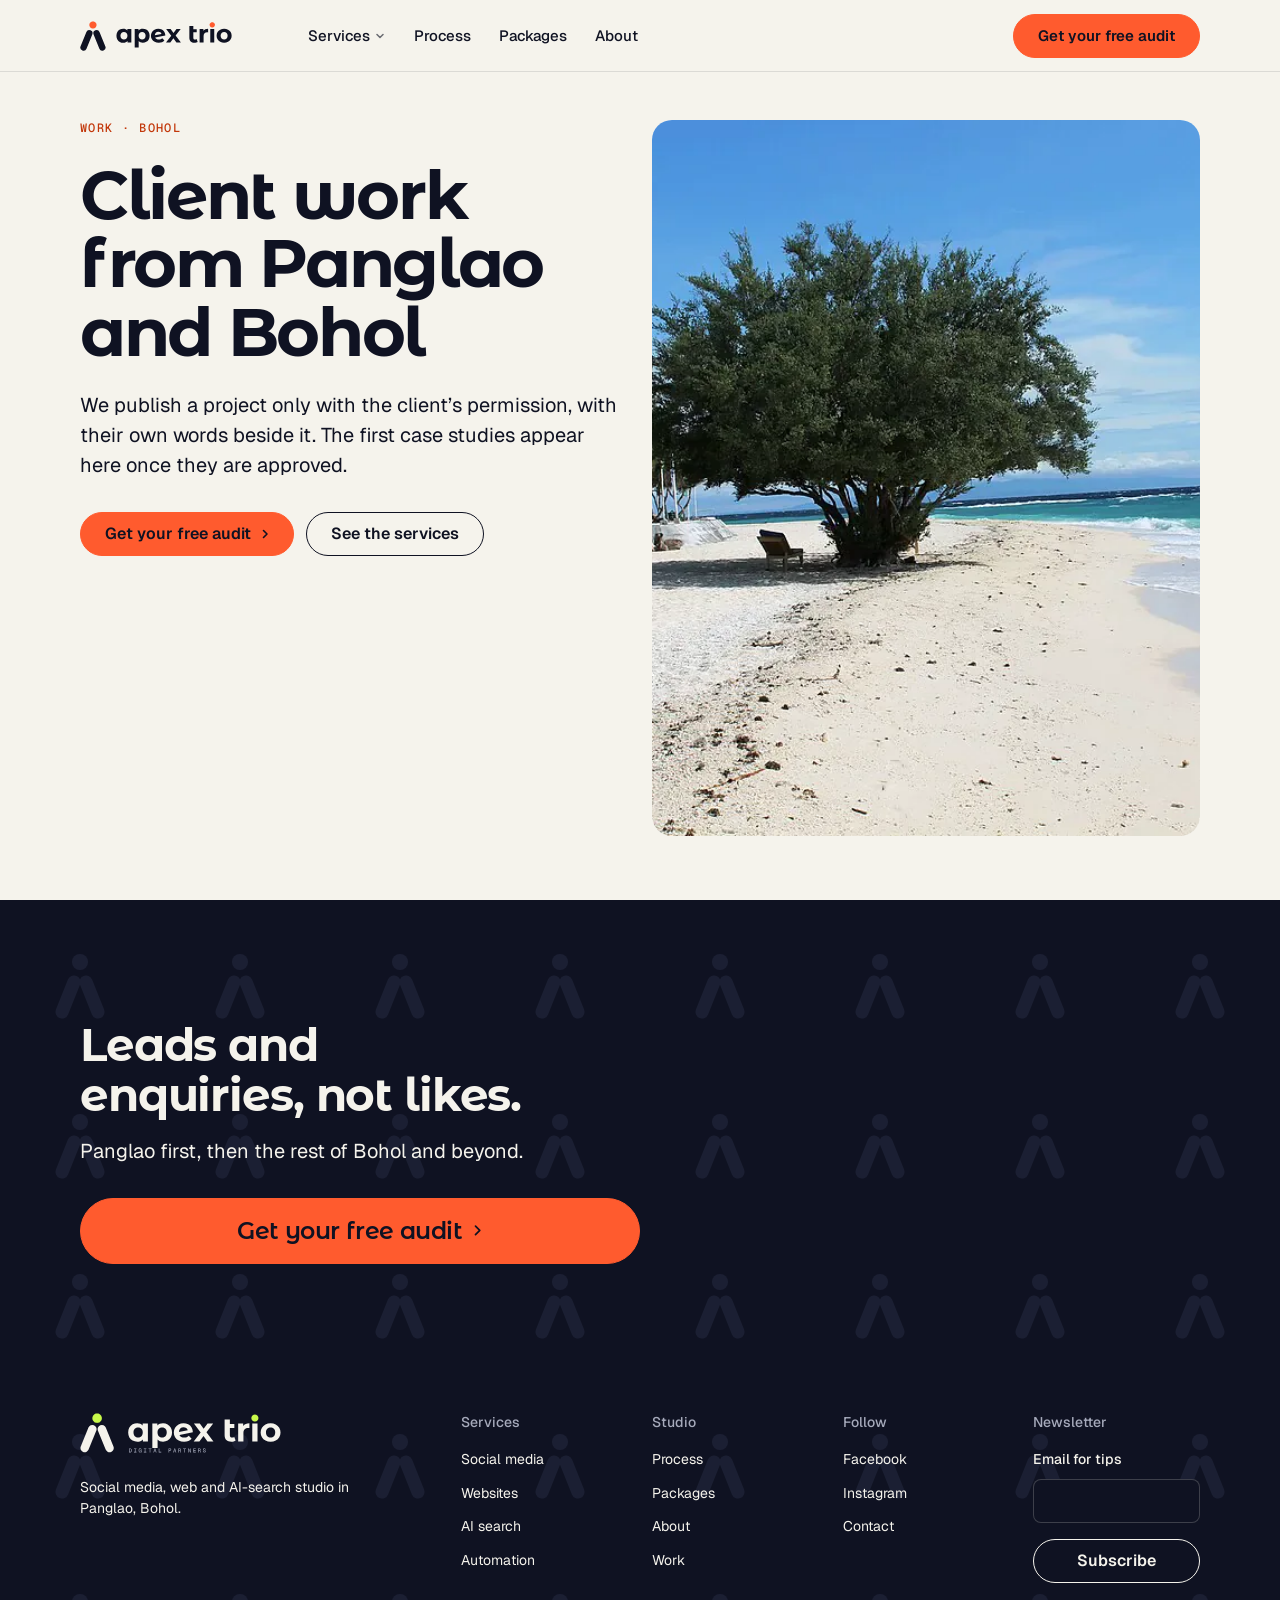
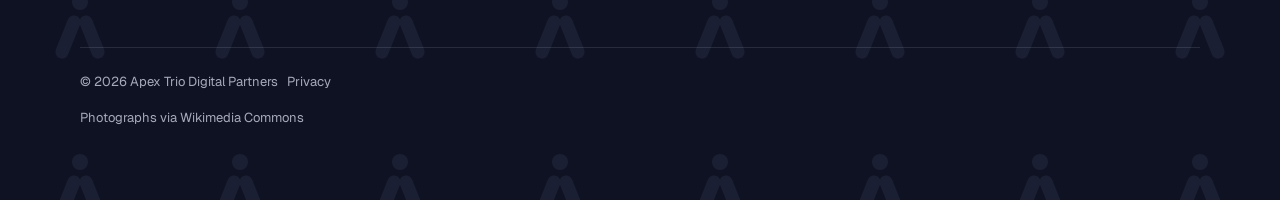
<file: work/index.html>
<!doctype html>
<html lang="en" data-type="service" data-radius="soft" data-buttons="solid" data-motion>
<head>
<meta charset="utf-8">
<meta name="viewport" content="width=device-width, initial-scale=1, viewport-fit=cover">
<title>Client work | Apex Trio Digital Partners, Panglao</title>
<meta name="description" content="Case studies from Apex Trio Digital Partners, published only with each client’s permission.">
<meta property="og:type" content="website">
<meta property="og:title" content="Client work | Apex Trio Digital Partners, Panglao">
<meta property="og:description" content="Case studies from Apex Trio Digital Partners, published only with each client’s permission.">
<meta property="og:image" content="/share.jpg">
<meta name="twitter:card" content="summary_large_image">
<link rel="icon" href="/favicon.svg" type="image/svg+xml">
<meta name="theme-color" content="#0F1222">
<meta name="site-kind" content="other">
<meta name="page-type" content="service">
<link rel="preconnect" href="https://fonts.googleapis.com">
<link rel="preconnect" href="https://fonts.gstatic.com" crossorigin>
<link href="https://fonts.googleapis.com/css2?family=Geist+Mono:wght@500&family=Geist:wght@400;600&family=Montserrat+Alternates:wght@700&display=swap" rel="stylesheet">
<link rel="stylesheet" href="/assets/system.css">
<link rel="stylesheet" href="/assets/ui/cards.css">
<link rel="stylesheet" href="/assets/motion/motion.css">
<link rel="stylesheet" href="/assets/layout/layout.css">
<link rel="stylesheet" href="/assets/icons/icon.css">
<link rel="stylesheet" href="/assets/site.css">
<script>document.documentElement.classList.add('m-enter');setTimeout(()=>document.documentElement.classList.add('m-enter-done'),700)</script>
<script>document.documentElement.classList.add('mo-js');setTimeout(()=>document.documentElement.classList.add('mo-safe'),2500)</script>
<link rel="modulepreload" href="/assets/moments/moments.js">
<link rel="modulepreload" href="/assets/moments/lib.js">
<link rel="modulepreload" href="/assets/moments/word-highlight/moment.js">

</head>
<body>
<header class="nav">
  <div class="wrap nav__bar">
    <a class="skip-link" href="#top">Skip to content</a>
    <a class="nav__logo brand-logo" href="/"><img src="/assets/brand/logo-light-short.svg" alt="Apex Trio" width="260" height="51"></a>
    <nav class="nav__links" aria-label="Main">
      <div class="nav__item">
        <a class="nav__link" href="/services/">Services <svg class="chev" viewBox="0 0 12 12" aria-hidden="true"><path d="M3 4.5l3 3 3-3" fill="none" stroke="currentColor" stroke-width="1.5" stroke-linecap="round" stroke-linejoin="round"/></svg></a>
        <div class="nav__menu">
          <div class="wrap grid">
            <a class="menu-card span-3" href="/services/social-media-marketing/">
              <div class="panel"><img class="frame__img" src="/assets/img/photo-f166956983-500.webp" width="500" height="375" alt="Outrigger boats on Panglao sand at sunset" data-source="stand-in" data-subject="stand-in"></div>
              <span class="t-card">Social media</span>
              <span class="t-small muted">Posts, reels and replies</span>
            </a>
            <a class="menu-card span-3" href="/services/website-design-development/">
              <div class="panel"><img class="frame__img" src="/assets/img/photo-f68305589-500.webp" width="500" height="375" alt="A long bamboo house with a thatched roof among trees" data-source="stand-in" data-subject="stand-in"></div>
              <span class="t-card">Websites</span>
              <span class="t-small muted">Mobile-first, easy to contact</span>
            </a>
            <a class="menu-card span-3" href="/services/ai-search-digital-visibility/">
              <div class="panel"><img class="frame__img" src="/assets/img/photo-f129074997-500.webp" width="500" height="375" alt="The Panglao coastline and Alona Beach seen from the air" data-source="stand-in" data-subject="stand-in"></div>
              <span class="t-card">AI search</span>
              <span class="t-small muted">Google and AI answers</span>
            </a>
            <a class="menu-card span-3" href="/services/automation-integrations/">
              <div class="panel"><img class="frame__img" src="/assets/img/photo-f725343-500.webp" width="500" height="375" alt="A tricycle taxi parked on a village road in Panglao" data-source="stand-in" data-subject="stand-in"></div>
              <span class="t-card">Automation</span>
              <span class="t-small muted">CRM, posting and follow-up</span>
            </a>
          </div>
        </div>
      </div>
      <div class="nav__item"><a class="nav__link" href="/#process">Process</a></div>
      <div class="nav__item"><a class="nav__link" href="/#packages">Packages</a></div>
      <div class="nav__item"><a class="nav__link" href="/about/">About</a></div>
    </nav>
    <div class="nav__actions">
      <a class="btn btn--primary" href="/contact/">Get your free audit</a>
    </div>
    <button class="nav__toggle" type="button" aria-expanded="false" aria-label="Menu">
      <svg width="18" height="18" viewBox="0 0 18 18" aria-hidden="true"><path d="M2 5h14M2 13h14" stroke="currentColor" stroke-width="1.6" stroke-linecap="round"/></svg>
    </button>
  </div>
</header>

<main id="top">
  <section class="hero hero--split" data-enter aria-labelledby="hero-h">
    <div class="wrap">
      <div class="hero-text grid hero-split">
        <div class="hero-copy span-6 stack-5">
          <p class="t-label">Work · Bohol</p>
          <h1 id="hero-h">Client work from Panglao and Bohol</h1>
          <p class="t-lead">We publish a project only with the client’s permission, with their own words beside it. The first case studies appear here once they are approved.</p>
          <div class="btn-row">
            <a class="btn btn--primary" href="/contact/">Get your free audit<svg class="m-arrow" viewBox="0 0 12 12" aria-hidden="true"><path class="m-arrow__stem" d="M1 6h8"/><path class="m-arrow__head" d="M4.5 2.5 8 6l-3.5 3.5"/></svg></a>
            <a class="btn btn--secondary" href="/services/">See the services</a>
          </div>
        </div>
        <div class="hero-visual frame frame--photo span-6 start-7">
          <img class="frame__img" src="/assets/img/photo-f70361384.webp" srcset="/assets/img/photo-f70361384-500.webp 500w, /assets/img/photo-f70361384-960.webp 960w, /assets/img/photo-f70361384.webp 1280w" sizes="(max-width: 1023px) 100vw, 50vw" width="1280" height="853" alt="A shady tree on a white beach beside turquoise water off Panglao" fetchpriority="high" decoding="async" data-source="stand-in" data-subject="stand-in">
        </div>
      </div>
    </div>
  </section>
</main>

<footer class="footer closing footer--dark ground-inverse mark-pattern g2m" id="contact" aria-labelledby="close-h">
  <div class="wrap">
    <div class="closing__cta close--type">
      <div class="section-head">
        <h2 id="close-h">Leads and enquiries, not likes.</h2>
        <p>Panglao first, then the rest of Bohol and beyond.</p>
      </div>
      <a class="btn btn--primary btn--xl" href="/contact/">Get your free audit<svg class="m-arrow" viewBox="0 0 12 12" aria-hidden="true"><path class="m-arrow__stem" d="M1 6h8"/><path class="m-arrow__head" d="M4.5 2.5 8 6l-3.5 3.5"/></svg></a>
    </div>
    <div class="closing__links">
      <div class="grid">
        <div class="span-4 stack-4">
          <a class="brand-logo" href="/"><img src="/assets/brand/logo-dark.svg" alt="Apex Trio Digital Partners" width="260" height="52"></a>
          <p class="t-small" id="foot-h">Social media, web and AI-search studio in Panglao, Bohol.</p>
        </div>
        <div class="span-2 footer__col"><h3>Services</h3><ul>
          <li><a href="/services/social-media-marketing/">Social media</a></li>
          <li><a href="/services/website-design-development/">Websites</a></li>
          <li><a href="/services/ai-search-digital-visibility/">AI search</a></li>
          <li><a href="/services/automation-integrations/">Automation</a></li></ul></div>
        <div class="span-2 footer__col"><h3>Studio</h3><ul>
          <li><a href="/#process">Process</a></li>
          <li><a href="/#packages">Packages</a></li>
          <li><a href="/about/">About</a></li>
          <li><a href="/work/">Work</a></li></ul></div>
        <div class="span-2 footer__col"><h3>Follow</h3><ul>
          <li><a href="https://www.facebook.com/profile.php?id=61596209823382" rel="noopener">Facebook</a></li>
          <li><a href="https://www.instagram.com/apex_tdp" rel="noopener">Instagram</a></li>
          <li><a href="/contact/">Contact</a></li></ul></div>
        <div class="span-2 footer__col"><h3>Newsletter</h3>
          <form class="form" action="/api/subscribe" method="post" data-endpoint="/api/subscribe" data-sent="You are on the list. Expect a few notes a year." novalidate>
            <div class="field field--full"><label for="n-email">Email for tips</label>
              <input id="n-email" name="email" type="email" autocomplete="email" inputmode="email" required aria-describedby="n-email-err">
              <p class="field__error" id="n-email-err" hidden>Write an email address with an @.</p></div>
            <div class="btn-row"><button class="btn btn--secondary" type="submit">Subscribe</button></div>
            <p class="form__status" role="status" data-form-status></p>
          </form></div>
      </div>
      <div class="footer__legal">
        <span>&copy; 2026 Apex Trio Digital Partners &nbsp; <a href="/privacy/">Privacy</a></span>
        <div class="socials"></div>
        <a class="credits" href="/credits/">Photographs via Wikimedia Commons</a>
      </div>
    </div>
  </div>
</footer>

<script type="module" src="/assets/system.js"></script>
<script type="module" src="/assets/motion/motion.js"></script>
<script type="module" src="/assets/layout/layout.js"></script>
</body>
</html>
</file>
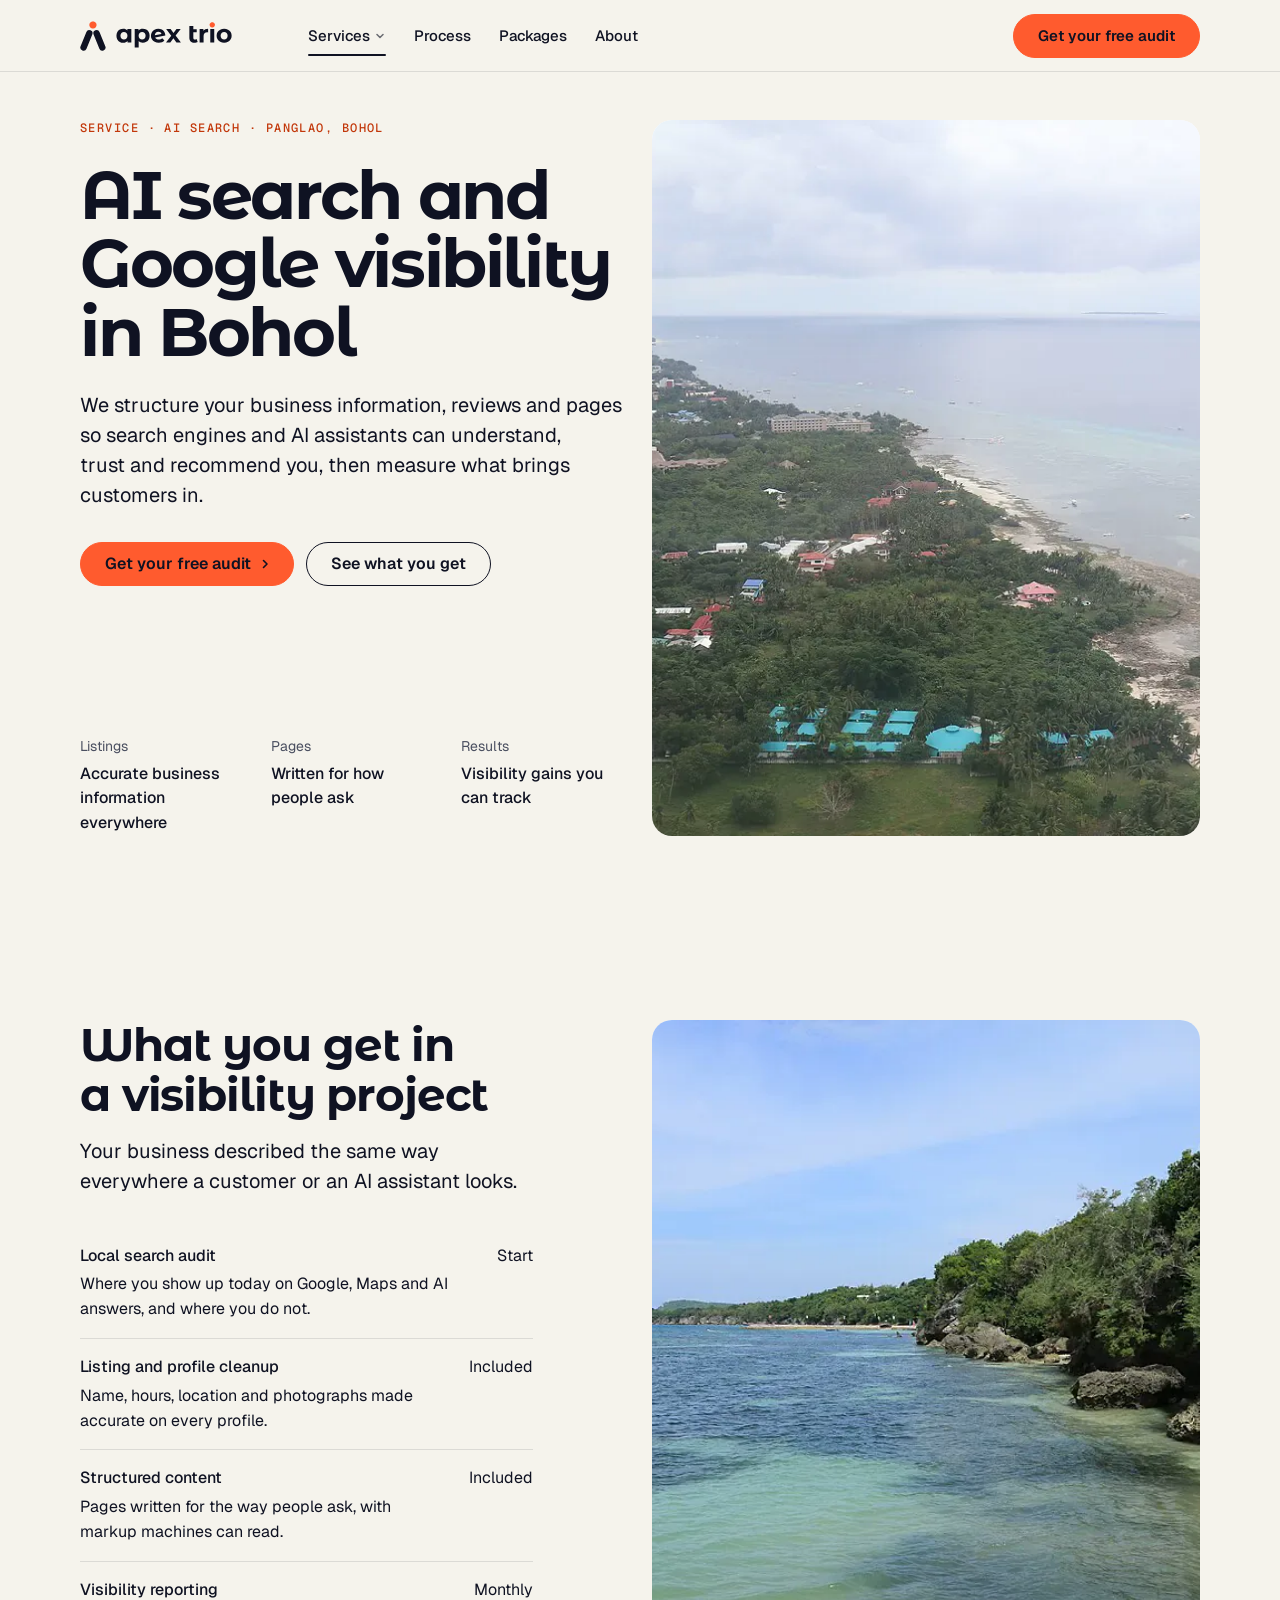
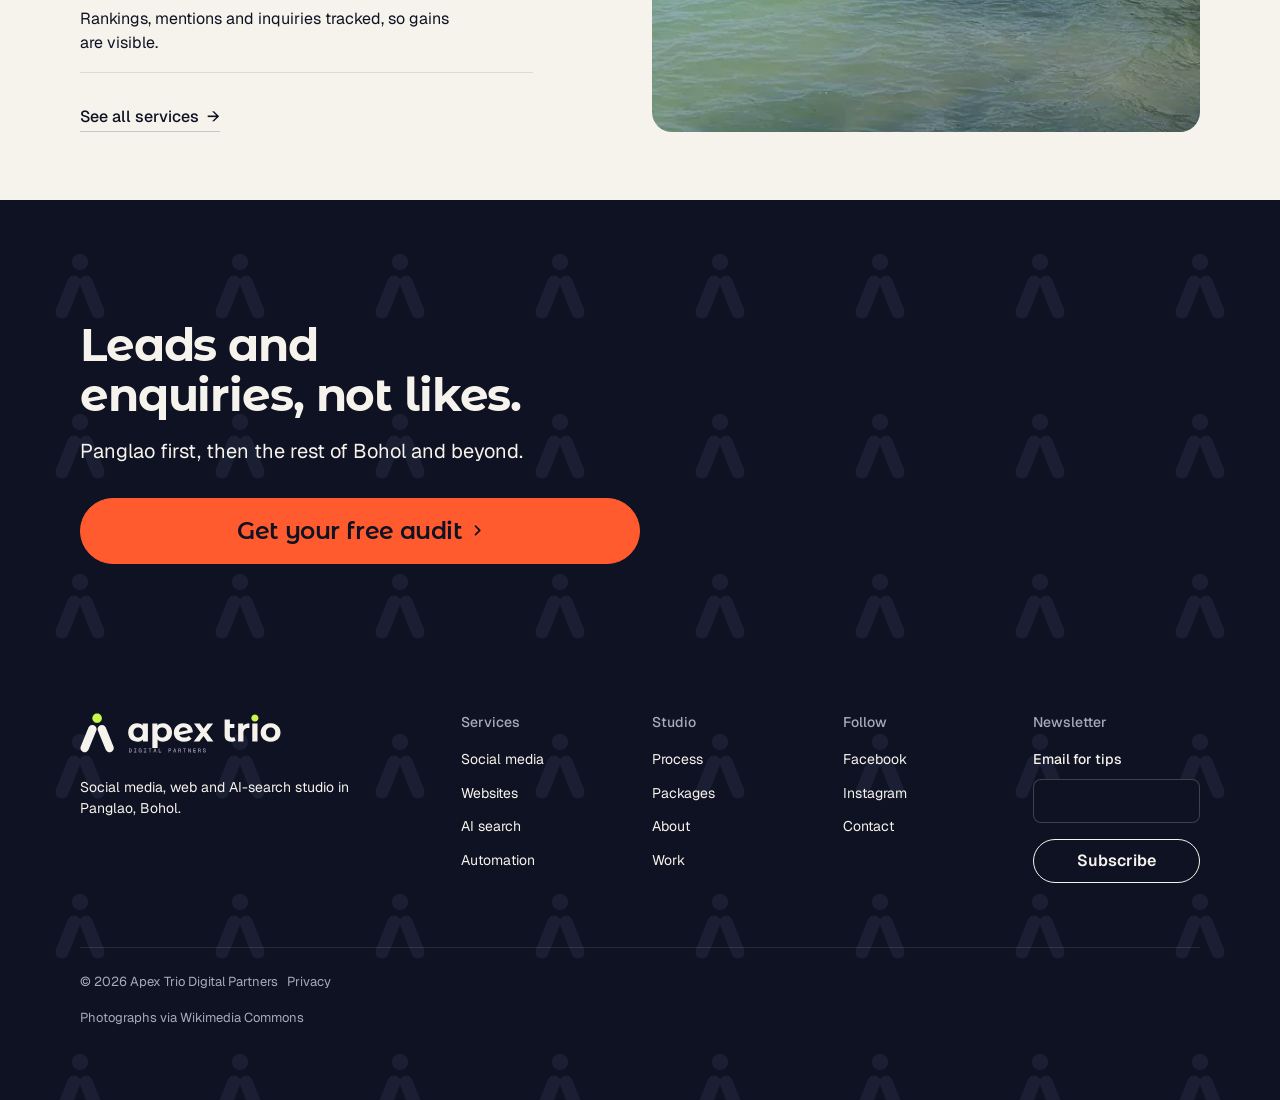
<file: services/ai-search-digital-visibility/index.html>
<!doctype html>
<html lang="en" data-type="service" data-radius="soft" data-buttons="solid" data-motion>
<head>
<meta charset="utf-8">
<meta name="viewport" content="width=device-width, initial-scale=1, viewport-fit=cover">
<title>AI search and visibility in Panglao, Bohol | Apex Trio Digital Partners</title>
<meta name="description" content="We structure your business information, reviews and pages so search engines and AI assistants can understand, trust and recommend you, then measure what.">
<meta property="og:type" content="website">
<meta property="og:title" content="AI search and visibility in Panglao, Bohol | Apex Trio Digital Partners">
<meta property="og:description" content="We structure your business information, reviews and pages so search engines and AI assistants can understand, trust and recommend you, then measure what.">
<meta property="og:image" content="/share.jpg">
<meta name="twitter:card" content="summary_large_image">
<link rel="icon" href="/favicon.svg" type="image/svg+xml">
<meta name="theme-color" content="#0F1222">
<meta name="site-kind" content="other">
<meta name="page-type" content="service">
<link rel="preconnect" href="https://fonts.googleapis.com">
<link rel="preconnect" href="https://fonts.gstatic.com" crossorigin>
<link href="https://fonts.googleapis.com/css2?family=Geist+Mono:wght@500&family=Geist:wght@400;600&family=Montserrat+Alternates:wght@700&display=swap" rel="stylesheet">
<link rel="stylesheet" href="/assets/system.css">
<link rel="stylesheet" href="/assets/ui/cards.css">
<link rel="stylesheet" href="/assets/motion/motion.css">
<link rel="stylesheet" href="/assets/layout/layout.css">
<link rel="stylesheet" href="/assets/icons/icon.css">
<link rel="stylesheet" href="/assets/site.css">
<script>document.documentElement.classList.add('m-enter');setTimeout(()=>document.documentElement.classList.add('m-enter-done'),700)</script>
<script>document.documentElement.classList.add('mo-js');setTimeout(()=>document.documentElement.classList.add('mo-safe'),2500)</script>
<link rel="modulepreload" href="/assets/moments/moments.js">
<link rel="modulepreload" href="/assets/moments/lib.js">
<link rel="modulepreload" href="/assets/moments/word-highlight/moment.js">

</head>
<body>
<header class="nav">
  <div class="wrap nav__bar">
    <a class="skip-link" href="#top">Skip to content</a>
    <a class="nav__logo brand-logo" href="/"><img src="/assets/brand/logo-light-short.svg" alt="Apex Trio" width="260" height="51"></a>
    <nav class="nav__links" aria-label="Main">
      <div class="nav__item">
        <a class="nav__link" href="/services/" aria-current="page">Services <svg class="chev" viewBox="0 0 12 12" aria-hidden="true"><path d="M3 4.5l3 3 3-3" fill="none" stroke="currentColor" stroke-width="1.5" stroke-linecap="round" stroke-linejoin="round"/></svg></a>
        <div class="nav__menu">
          <div class="wrap grid">
            <a class="menu-card span-3" href="/services/social-media-marketing/">
              <div class="panel"><img class="frame__img" src="/assets/img/photo-f166956983-500.webp" width="500" height="375" alt="Outrigger boats on Panglao sand at sunset" data-source="stand-in" data-subject="stand-in"></div>
              <span class="t-card">Social media</span>
              <span class="t-small muted">Posts, reels and replies</span>
            </a>
            <a class="menu-card span-3" href="/services/website-design-development/">
              <div class="panel"><img class="frame__img" src="/assets/img/photo-f68305589-500.webp" width="500" height="375" alt="A long bamboo house with a thatched roof among trees" data-source="stand-in" data-subject="stand-in"></div>
              <span class="t-card">Websites</span>
              <span class="t-small muted">Mobile-first, easy to contact</span>
            </a>
            <a class="menu-card span-3" href="/services/ai-search-digital-visibility/">
              <div class="panel"><img class="frame__img" src="/assets/img/photo-f129074997-500.webp" width="500" height="375" alt="The Panglao coastline and Alona Beach seen from the air" data-source="stand-in" data-subject="stand-in"></div>
              <span class="t-card">AI search</span>
              <span class="t-small muted">Google and AI answers</span>
            </a>
            <a class="menu-card span-3" href="/services/automation-integrations/">
              <div class="panel"><img class="frame__img" src="/assets/img/photo-f725343-500.webp" width="500" height="375" alt="A tricycle taxi parked on a village road in Panglao" data-source="stand-in" data-subject="stand-in"></div>
              <span class="t-card">Automation</span>
              <span class="t-small muted">CRM, posting and follow-up</span>
            </a>
          </div>
        </div>
      </div>
      <div class="nav__item"><a class="nav__link" href="/#process">Process</a></div>
      <div class="nav__item"><a class="nav__link" href="/#packages">Packages</a></div>
      <div class="nav__item"><a class="nav__link" href="/about/">About</a></div>
    </nav>
    <div class="nav__actions">
      <a class="btn btn--primary" href="/contact/">Get your free audit</a>
    </div>
    <button class="nav__toggle" type="button" aria-expanded="false" aria-label="Menu">
      <svg width="18" height="18" viewBox="0 0 18 18" aria-hidden="true"><path d="M2 5h14M2 13h14" stroke="currentColor" stroke-width="1.6" stroke-linecap="round"/></svg>
    </button>
  </div>
</header>

<main id="top">
  <section class="hero hero--split" data-enter aria-labelledby="hero-h">
    <div class="wrap">
      <div class="hero-text grid hero-split">
        <div class="hero-copy span-6 stack-5">
          <p class="t-label">Service · AI search · Panglao, Bohol</p>
          <h1 id="hero-h">AI search and Google visibility in Bohol</h1>
          <p class="t-lead">We structure your business information, reviews and pages so search engines and AI assistants can understand, trust and recommend you, then measure what brings customers in.</p>
          <div class="btn-row">
            <a class="btn btn--primary" href="/contact/">Get your free audit<svg class="m-arrow" viewBox="0 0 12 12" aria-hidden="true"><path class="m-arrow__stem" d="M1 6h8"/><path class="m-arrow__head" d="M4.5 2.5 8 6l-3.5 3.5"/></svg></a>
            <a class="btn btn--secondary" href="#included">See what you get</a>
          </div>
          <dl class="hero-facts">
            <div><dt>Listings</dt><dd>Accurate business information everywhere</dd></div>
            <div><dt>Pages</dt><dd>Written for how people ask</dd></div>
            <div><dt>Results</dt><dd>Visibility gains you can track</dd></div>
          </dl>
        </div>
        <div class="hero-visual frame frame--photo span-6 start-7">
          <img class="frame__img" src="/assets/img/photo-f129074997.webp" srcset="/assets/img/photo-f129074997-500.webp 500w, /assets/img/photo-f129074997-960.webp 960w, /assets/img/photo-f129074997.webp 1280w" sizes="(max-width: 1023px) 100vw, 50vw" width="1280" height="960" alt="The Panglao coastline and Alona Beach seen from the air" fetchpriority="high" decoding="async" data-source="stand-in" data-subject="stand-in">
        </div>
      </div>
    </div>
  </section>

  <section class="section" id="included" style="--hm: 2" aria-labelledby="included-h">
    <div class="wrap">
      <div class="grid grid--top fill">
        <div class="span-5 stack-6">
          <div class="section-head">
            <h2 id="included-h">What you get in a visibility project</h2>
            <p>Your business described the same way everywhere a customer or an AI assistant looks.</p>
          </div>
          <ul class="rows">
            <li><span class="rows__name">Local search audit</span><span class="rows__value">Start</span><p>Where you show up today on Google, Maps and AI answers, and where you do not.</p></li>
            <li><span class="rows__name">Listing and profile cleanup</span><span class="rows__value">Included</span><p>Name, hours, location and photographs made accurate on every profile.</p></li>
            <li><span class="rows__name">Structured content</span><span class="rows__value">Included</span><p>Pages written for the way people ask, with markup machines can read.</p></li>
            <li><span class="rows__name">Visibility reporting</span><span class="rows__value">Monthly</span><p>Rankings, mentions and inquiries tracked, so gains are visible.</p></li>
          </ul>
          <p><a class="link" href="/services/">See all services</a></p>
        </div>
        <div class="frame frame--photo frame--fill span-6 start-7">
          <img class="frame__img" src="/assets/img/photo-f61429330.webp" srcset="/assets/img/photo-f61429330-500.webp 500w, /assets/img/photo-f61429330-960.webp 960w, /assets/img/photo-f61429330.webp 1280w" sizes="(max-width: 1023px) 100vw, 50vw" width="1280" height="853" alt="The green Panglao shoreline seen across clear shallow water" loading="lazy" decoding="async" data-source="stand-in" data-subject="stand-in">
        </div>
      </div>
    </div>
  </section>
</main>

<footer class="footer closing footer--dark ground-inverse mark-pattern g2m" id="contact" aria-labelledby="close-h">
  <div class="wrap">
    <div class="closing__cta close--type">
      <div class="section-head">
        <h2 id="close-h">Leads and enquiries, not likes.</h2>
        <p>Panglao first, then the rest of Bohol and beyond.</p>
      </div>
      <a class="btn btn--primary btn--xl" href="/contact/">Get your free audit<svg class="m-arrow" viewBox="0 0 12 12" aria-hidden="true"><path class="m-arrow__stem" d="M1 6h8"/><path class="m-arrow__head" d="M4.5 2.5 8 6l-3.5 3.5"/></svg></a>
    </div>
    <div class="closing__links">
      <div class="grid">
        <div class="span-4 stack-4">
          <a class="brand-logo" href="/"><img src="/assets/brand/logo-dark.svg" alt="Apex Trio Digital Partners" width="260" height="52"></a>
          <p class="t-small" id="foot-h">Social media, web and AI-search studio in Panglao, Bohol.</p>
        </div>
        <div class="span-2 footer__col"><h3>Services</h3><ul>
          <li><a href="/services/social-media-marketing/">Social media</a></li>
          <li><a href="/services/website-design-development/">Websites</a></li>
          <li><a href="/services/ai-search-digital-visibility/">AI search</a></li>
          <li><a href="/services/automation-integrations/">Automation</a></li></ul></div>
        <div class="span-2 footer__col"><h3>Studio</h3><ul>
          <li><a href="/#process">Process</a></li>
          <li><a href="/#packages">Packages</a></li>
          <li><a href="/about/">About</a></li>
          <li><a href="/work/">Work</a></li></ul></div>
        <div class="span-2 footer__col"><h3>Follow</h3><ul>
          <li><a href="https://www.facebook.com/profile.php?id=61596209823382" rel="noopener">Facebook</a></li>
          <li><a href="https://www.instagram.com/apex_tdp" rel="noopener">Instagram</a></li>
          <li><a href="/contact/">Contact</a></li></ul></div>
        <div class="span-2 footer__col"><h3>Newsletter</h3>
          <form class="form" action="/api/subscribe" method="post" data-endpoint="/api/subscribe" data-sent="You are on the list. Expect a few notes a year." novalidate>
            <div class="field field--full"><label for="n-email">Email for tips</label>
              <input id="n-email" name="email" type="email" autocomplete="email" inputmode="email" required aria-describedby="n-email-err">
              <p class="field__error" id="n-email-err" hidden>Write an email address with an @.</p></div>
            <div class="btn-row"><button class="btn btn--secondary" type="submit">Subscribe</button></div>
            <p class="form__status" role="status" data-form-status></p>
          </form></div>
      </div>
      <div class="footer__legal">
        <span>&copy; 2026 Apex Trio Digital Partners &nbsp; <a href="/privacy/">Privacy</a></span>
        <div class="socials"></div>
        <a class="credits" href="/credits/">Photographs via Wikimedia Commons</a>
      </div>
    </div>
  </div>
</footer>

<script type="module" src="/assets/system.js"></script>
<script type="module" src="/assets/motion/motion.js"></script>
<script type="module" src="/assets/layout/layout.js"></script>
</body>
</html>
</file>
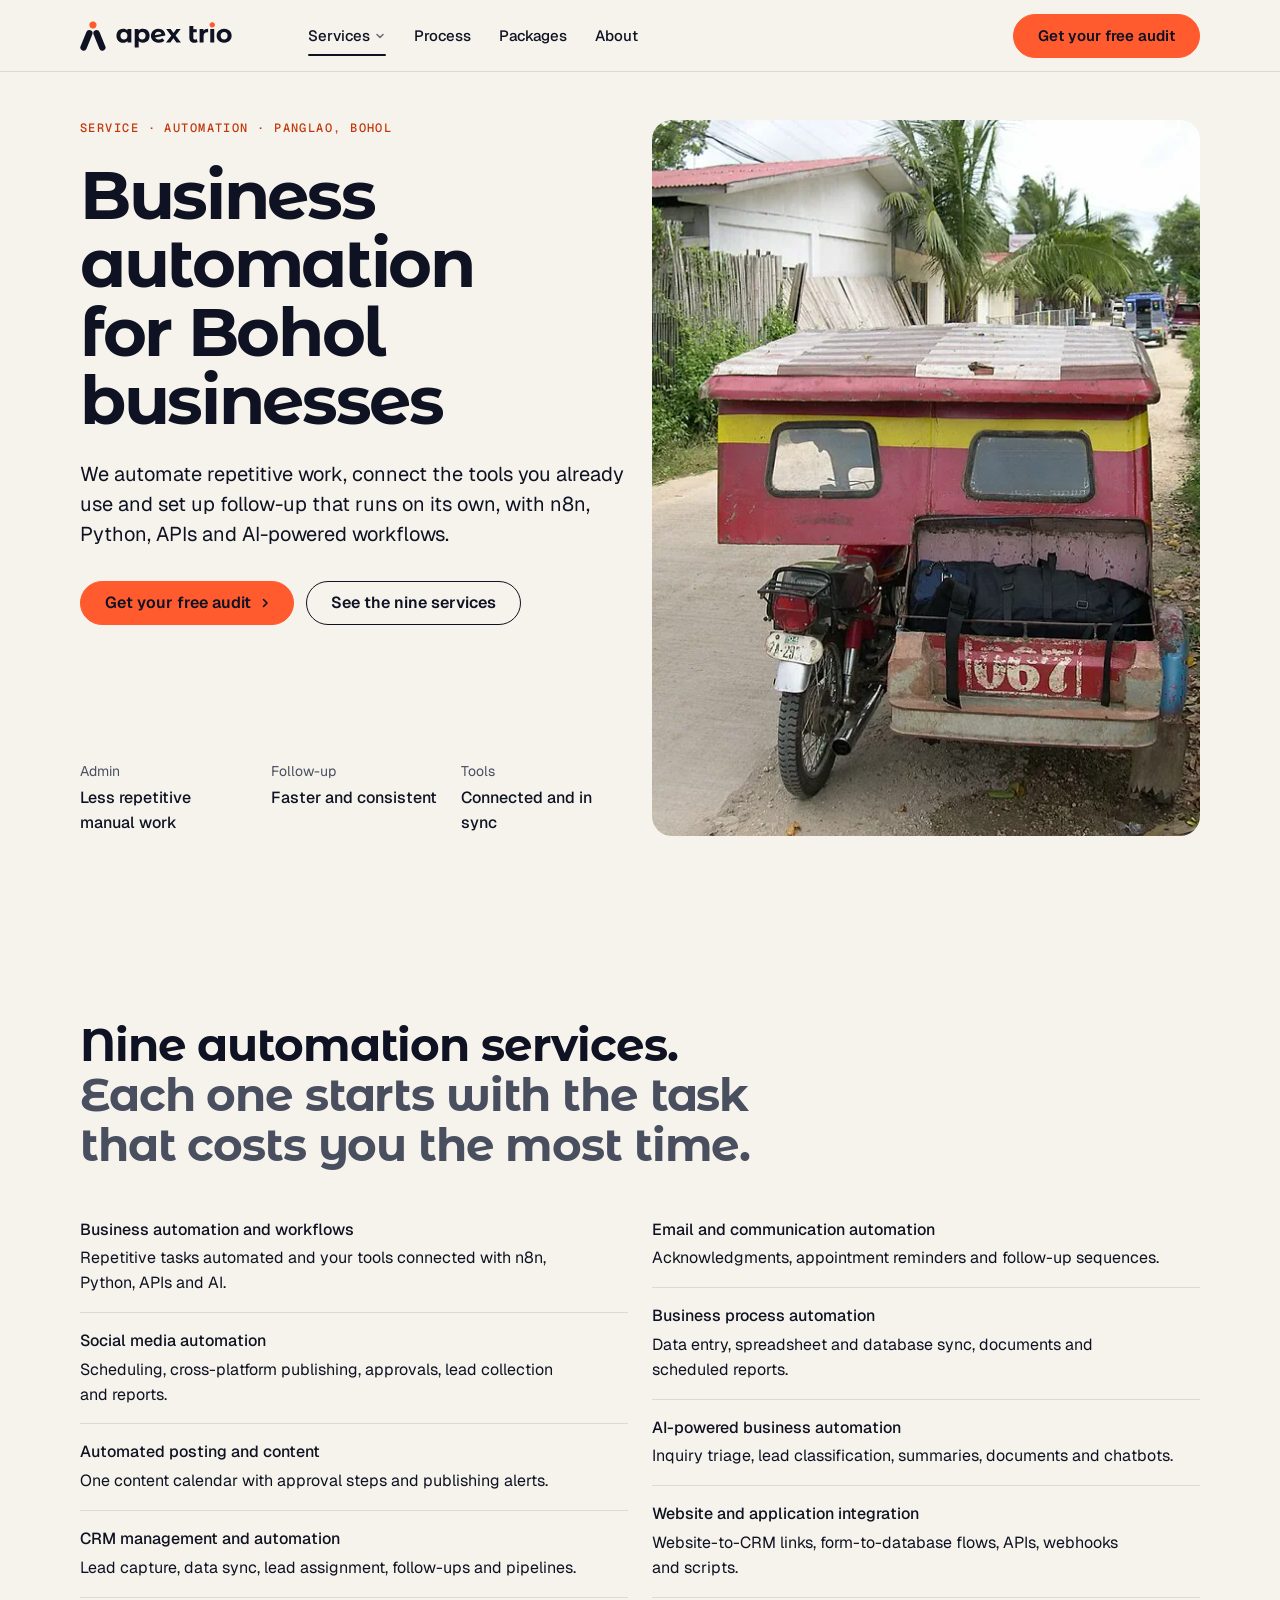
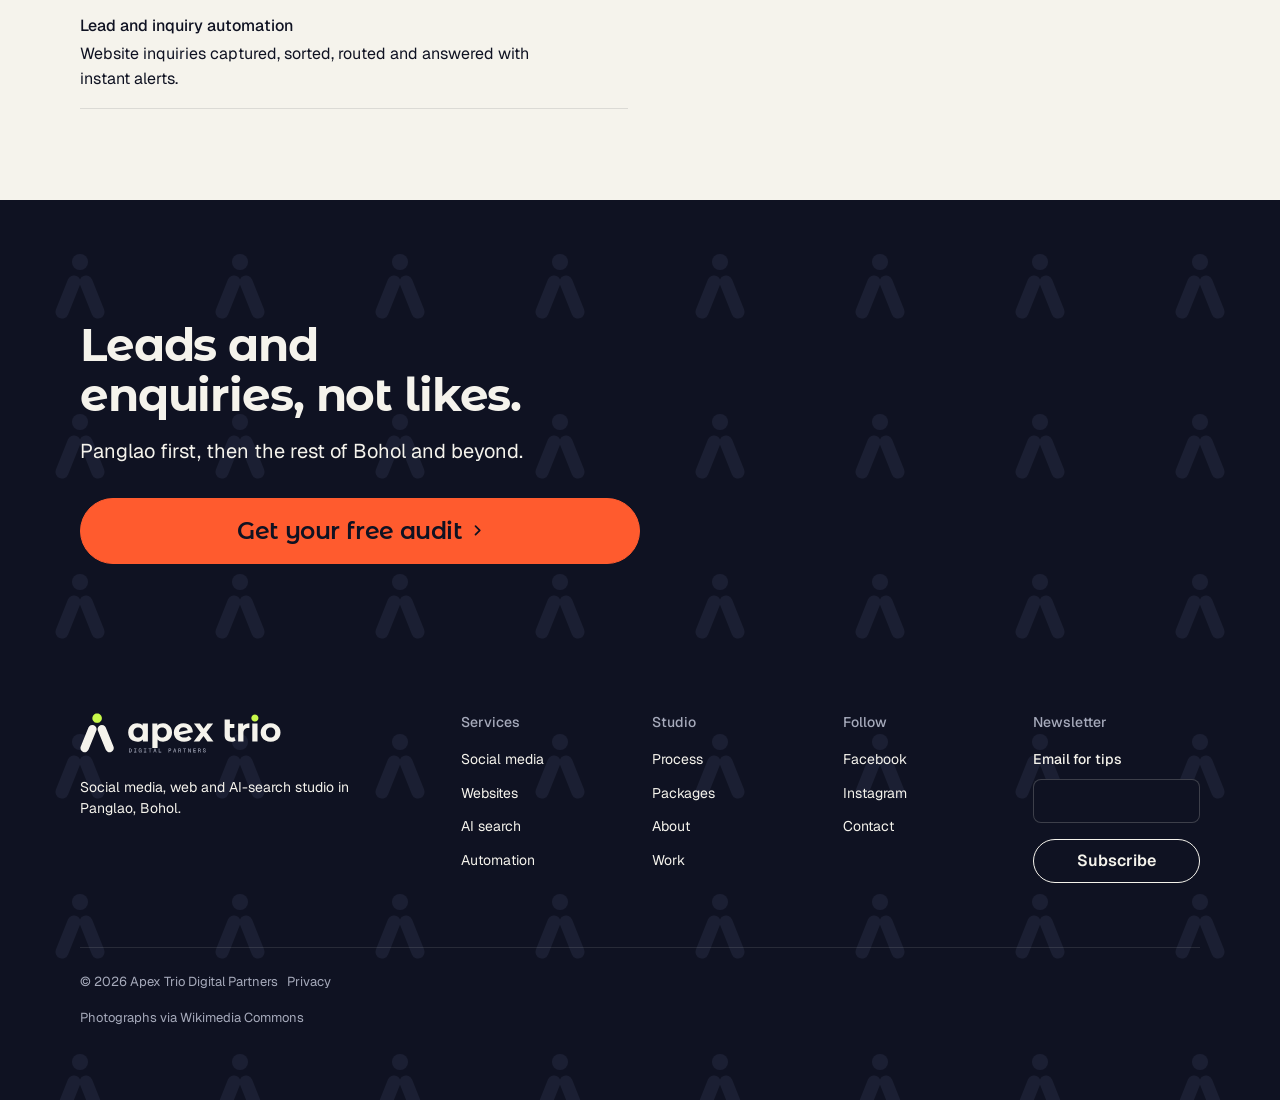
<file: services/automation-integrations/index.html>
<!doctype html>
<html lang="en" data-type="service" data-radius="soft" data-buttons="solid" data-motion>
<head>
<meta charset="utf-8">
<meta name="viewport" content="width=device-width, initial-scale=1, viewport-fit=cover">
<title>Automation and integrations in Panglao, Bohol | Apex Trio Digital Partners</title>
<meta name="description" content="Business, social media, CRM, inquiry and email automation for Bohol businesses, built with n8n, Python, APIs and AI.">
<meta property="og:type" content="website">
<meta property="og:title" content="Automation and integrations in Panglao, Bohol | Apex Trio Digital Partners">
<meta property="og:description" content="Business, social media, CRM, inquiry and email automation for Bohol businesses, built with n8n, Python, APIs and AI.">
<meta property="og:image" content="/share.jpg">
<meta name="twitter:card" content="summary_large_image">
<link rel="icon" href="/favicon.svg" type="image/svg+xml">
<meta name="theme-color" content="#0F1222">
<meta name="site-kind" content="other">
<meta name="page-type" content="service">
<link rel="preconnect" href="https://fonts.googleapis.com">
<link rel="preconnect" href="https://fonts.gstatic.com" crossorigin>
<link href="https://fonts.googleapis.com/css2?family=Geist+Mono:wght@500&family=Geist:wght@400;600&family=Montserrat+Alternates:wght@700&display=swap" rel="stylesheet">
<link rel="stylesheet" href="/assets/system.css">
<link rel="stylesheet" href="/assets/ui/cards.css">
<link rel="stylesheet" href="/assets/motion/motion.css">
<link rel="stylesheet" href="/assets/layout/layout.css">
<link rel="stylesheet" href="/assets/icons/icon.css">
<link rel="stylesheet" href="/assets/site.css">
<script>document.documentElement.classList.add('m-enter');setTimeout(()=>document.documentElement.classList.add('m-enter-done'),700)</script>
<script>document.documentElement.classList.add('mo-js');setTimeout(()=>document.documentElement.classList.add('mo-safe'),2500)</script>
<link rel="modulepreload" href="/assets/moments/moments.js">
<link rel="modulepreload" href="/assets/moments/lib.js">
<link rel="modulepreload" href="/assets/moments/word-highlight/moment.js">

</head>
<body>
<header class="nav">
  <div class="wrap nav__bar">
    <a class="skip-link" href="#top">Skip to content</a>
    <a class="nav__logo brand-logo" href="/"><img src="/assets/brand/logo-light-short.svg" alt="Apex Trio" width="260" height="51"></a>
    <nav class="nav__links" aria-label="Main">
      <div class="nav__item">
        <a class="nav__link" href="/services/" aria-current="page">Services <svg class="chev" viewBox="0 0 12 12" aria-hidden="true"><path d="M3 4.5l3 3 3-3" fill="none" stroke="currentColor" stroke-width="1.5" stroke-linecap="round" stroke-linejoin="round"/></svg></a>
        <div class="nav__menu">
          <div class="wrap grid">
            <a class="menu-card span-3" href="/services/social-media-marketing/">
              <div class="panel"><img class="frame__img" src="/assets/img/photo-f166956983-500.webp" width="500" height="375" alt="Outrigger boats on Panglao sand at sunset" data-source="stand-in" data-subject="stand-in"></div>
              <span class="t-card">Social media</span>
              <span class="t-small muted">Posts, reels and replies</span>
            </a>
            <a class="menu-card span-3" href="/services/website-design-development/">
              <div class="panel"><img class="frame__img" src="/assets/img/photo-f68305589-500.webp" width="500" height="375" alt="A long bamboo house with a thatched roof among trees" data-source="stand-in" data-subject="stand-in"></div>
              <span class="t-card">Websites</span>
              <span class="t-small muted">Mobile-first, easy to contact</span>
            </a>
            <a class="menu-card span-3" href="/services/ai-search-digital-visibility/">
              <div class="panel"><img class="frame__img" src="/assets/img/photo-f129074997-500.webp" width="500" height="375" alt="The Panglao coastline and Alona Beach seen from the air" data-source="stand-in" data-subject="stand-in"></div>
              <span class="t-card">AI search</span>
              <span class="t-small muted">Google and AI answers</span>
            </a>
            <a class="menu-card span-3" href="/services/automation-integrations/">
              <div class="panel"><img class="frame__img" src="/assets/img/photo-f725343-500.webp" width="500" height="375" alt="A tricycle taxi parked on a village road in Panglao" data-source="stand-in" data-subject="stand-in"></div>
              <span class="t-card">Automation</span>
              <span class="t-small muted">CRM, posting and follow-up</span>
            </a>
          </div>
        </div>
      </div>
      <div class="nav__item"><a class="nav__link" href="/#process">Process</a></div>
      <div class="nav__item"><a class="nav__link" href="/#packages">Packages</a></div>
      <div class="nav__item"><a class="nav__link" href="/about/">About</a></div>
    </nav>
    <div class="nav__actions">
      <a class="btn btn--primary" href="/contact/">Get your free audit</a>
    </div>
    <button class="nav__toggle" type="button" aria-expanded="false" aria-label="Menu">
      <svg width="18" height="18" viewBox="0 0 18 18" aria-hidden="true"><path d="M2 5h14M2 13h14" stroke="currentColor" stroke-width="1.6" stroke-linecap="round"/></svg>
    </button>
  </div>
</header>

<main id="top">
  <section class="hero hero--split" data-enter aria-labelledby="hero-h">
    <div class="wrap">
      <div class="hero-text grid hero-split">
        <div class="hero-copy span-6 stack-5">
          <p class="t-label">Service · Automation · Panglao, Bohol</p>
          <h1 id="hero-h">Business automation for Bohol businesses</h1>
          <p class="t-lead">We automate repetitive work, connect the tools you already use and set up follow-up that runs on its own, with n8n, Python, APIs and AI-powered workflows.</p>
          <div class="btn-row">
            <a class="btn btn--primary" href="/contact/">Get your free audit<svg class="m-arrow" viewBox="0 0 12 12" aria-hidden="true"><path class="m-arrow__stem" d="M1 6h8"/><path class="m-arrow__head" d="M4.5 2.5 8 6l-3.5 3.5"/></svg></a>
            <a class="btn btn--secondary" href="#included">See the nine services</a>
          </div>
          <dl class="hero-facts">
            <div><dt>Admin</dt><dd>Less repetitive manual work</dd></div>
            <div><dt>Follow-up</dt><dd>Faster and consistent</dd></div>
            <div><dt>Tools</dt><dd>Connected and in sync</dd></div>
          </dl>
        </div>
        <div class="hero-visual frame frame--photo span-6 start-7">
          <img class="frame__img" src="/assets/img/photo-f725343-960.webp" srcset="/assets/img/photo-f725343-500.webp 500w, /assets/img/photo-f725343-960.webp 960w" sizes="(max-width: 1023px) 100vw, 50vw" width="960" height="720" alt="A tricycle taxi parked on a village road in Panglao" fetchpriority="high" decoding="async" data-source="stand-in" data-subject="stand-in">
        </div>
      </div>
    </div>
  </section>

  <section class="section" id="included" style="--hm: 2" aria-labelledby="included-h">
    <div class="wrap">
      <div class="section-head">
        <h2 id="included-h">Nine automation services. <span class="muted">Each one starts with the task that costs you the most time.</span></h2>
      </div>
      <div class="grid grid--top">
        <ul class="rows span-6">
            <li><span class="rows__name">Business automation and workflows</span><p>Repetitive tasks automated and your tools connected with n8n, Python, APIs and AI.</p></li>
            <li><span class="rows__name">Social media automation</span><p>Scheduling, cross-platform publishing, approvals, lead collection and reports.</p></li>
            <li><span class="rows__name">Automated posting and content</span><p>One content calendar with approval steps and publishing alerts.</p></li>
            <li><span class="rows__name">CRM management and automation</span><p>Lead capture, data sync, lead assignment, follow-ups and pipelines.</p></li>
            <li><span class="rows__name">Lead and inquiry automation</span><p>Website inquiries captured, sorted, routed and answered with instant alerts.</p></li>
        </ul>
        <ul class="rows span-6 start-7">
            <li><span class="rows__name">Email and communication automation</span><p>Acknowledgments, appointment reminders and follow-up sequences.</p></li>
            <li><span class="rows__name">Business process automation</span><p>Data entry, spreadsheet and database sync, documents and scheduled reports.</p></li>
            <li><span class="rows__name">AI-powered business automation</span><p>Inquiry triage, lead classification, summaries, documents and chatbots.</p></li>
            <li><span class="rows__name">Website and application integration</span><p>Website-to-CRM links, form-to-database flows, APIs, webhooks and scripts.</p></li>
        </ul>
      </div>
    </div>
  </section>
</main>

<footer class="footer closing footer--dark ground-inverse mark-pattern g2m" id="contact" aria-labelledby="close-h">
  <div class="wrap">
    <div class="closing__cta close--type">
      <div class="section-head">
        <h2 id="close-h">Leads and enquiries, not likes.</h2>
        <p>Panglao first, then the rest of Bohol and beyond.</p>
      </div>
      <a class="btn btn--primary btn--xl" href="/contact/">Get your free audit<svg class="m-arrow" viewBox="0 0 12 12" aria-hidden="true"><path class="m-arrow__stem" d="M1 6h8"/><path class="m-arrow__head" d="M4.5 2.5 8 6l-3.5 3.5"/></svg></a>
    </div>
    <div class="closing__links">
      <div class="grid">
        <div class="span-4 stack-4">
          <a class="brand-logo" href="/"><img src="/assets/brand/logo-dark.svg" alt="Apex Trio Digital Partners" width="260" height="52"></a>
          <p class="t-small" id="foot-h">Social media, web and AI-search studio in Panglao, Bohol.</p>
        </div>
        <div class="span-2 footer__col"><h3>Services</h3><ul>
          <li><a href="/services/social-media-marketing/">Social media</a></li>
          <li><a href="/services/website-design-development/">Websites</a></li>
          <li><a href="/services/ai-search-digital-visibility/">AI search</a></li>
          <li><a href="/services/automation-integrations/">Automation</a></li></ul></div>
        <div class="span-2 footer__col"><h3>Studio</h3><ul>
          <li><a href="/#process">Process</a></li>
          <li><a href="/#packages">Packages</a></li>
          <li><a href="/about/">About</a></li>
          <li><a href="/work/">Work</a></li></ul></div>
        <div class="span-2 footer__col"><h3>Follow</h3><ul>
          <li><a href="https://www.facebook.com/profile.php?id=61596209823382" rel="noopener">Facebook</a></li>
          <li><a href="https://www.instagram.com/apex_tdp" rel="noopener">Instagram</a></li>
          <li><a href="/contact/">Contact</a></li></ul></div>
        <div class="span-2 footer__col"><h3>Newsletter</h3>
          <form class="form" action="/api/subscribe" method="post" data-endpoint="/api/subscribe" data-sent="You are on the list. Expect a few notes a year." novalidate>
            <div class="field field--full"><label for="n-email">Email for tips</label>
              <input id="n-email" name="email" type="email" autocomplete="email" inputmode="email" required aria-describedby="n-email-err">
              <p class="field__error" id="n-email-err" hidden>Write an email address with an @.</p></div>
            <div class="btn-row"><button class="btn btn--secondary" type="submit">Subscribe</button></div>
            <p class="form__status" role="status" data-form-status></p>
          </form></div>
      </div>
      <div class="footer__legal">
        <span>&copy; 2026 Apex Trio Digital Partners &nbsp; <a href="/privacy/">Privacy</a></span>
        <div class="socials"></div>
        <a class="credits" href="/credits/">Photographs via Wikimedia Commons</a>
      </div>
    </div>
  </div>
</footer>

<script type="module" src="/assets/system.js"></script>
<script type="module" src="/assets/motion/motion.js"></script>
<script type="module" src="/assets/layout/layout.js"></script>
</body>
</html>
</file>
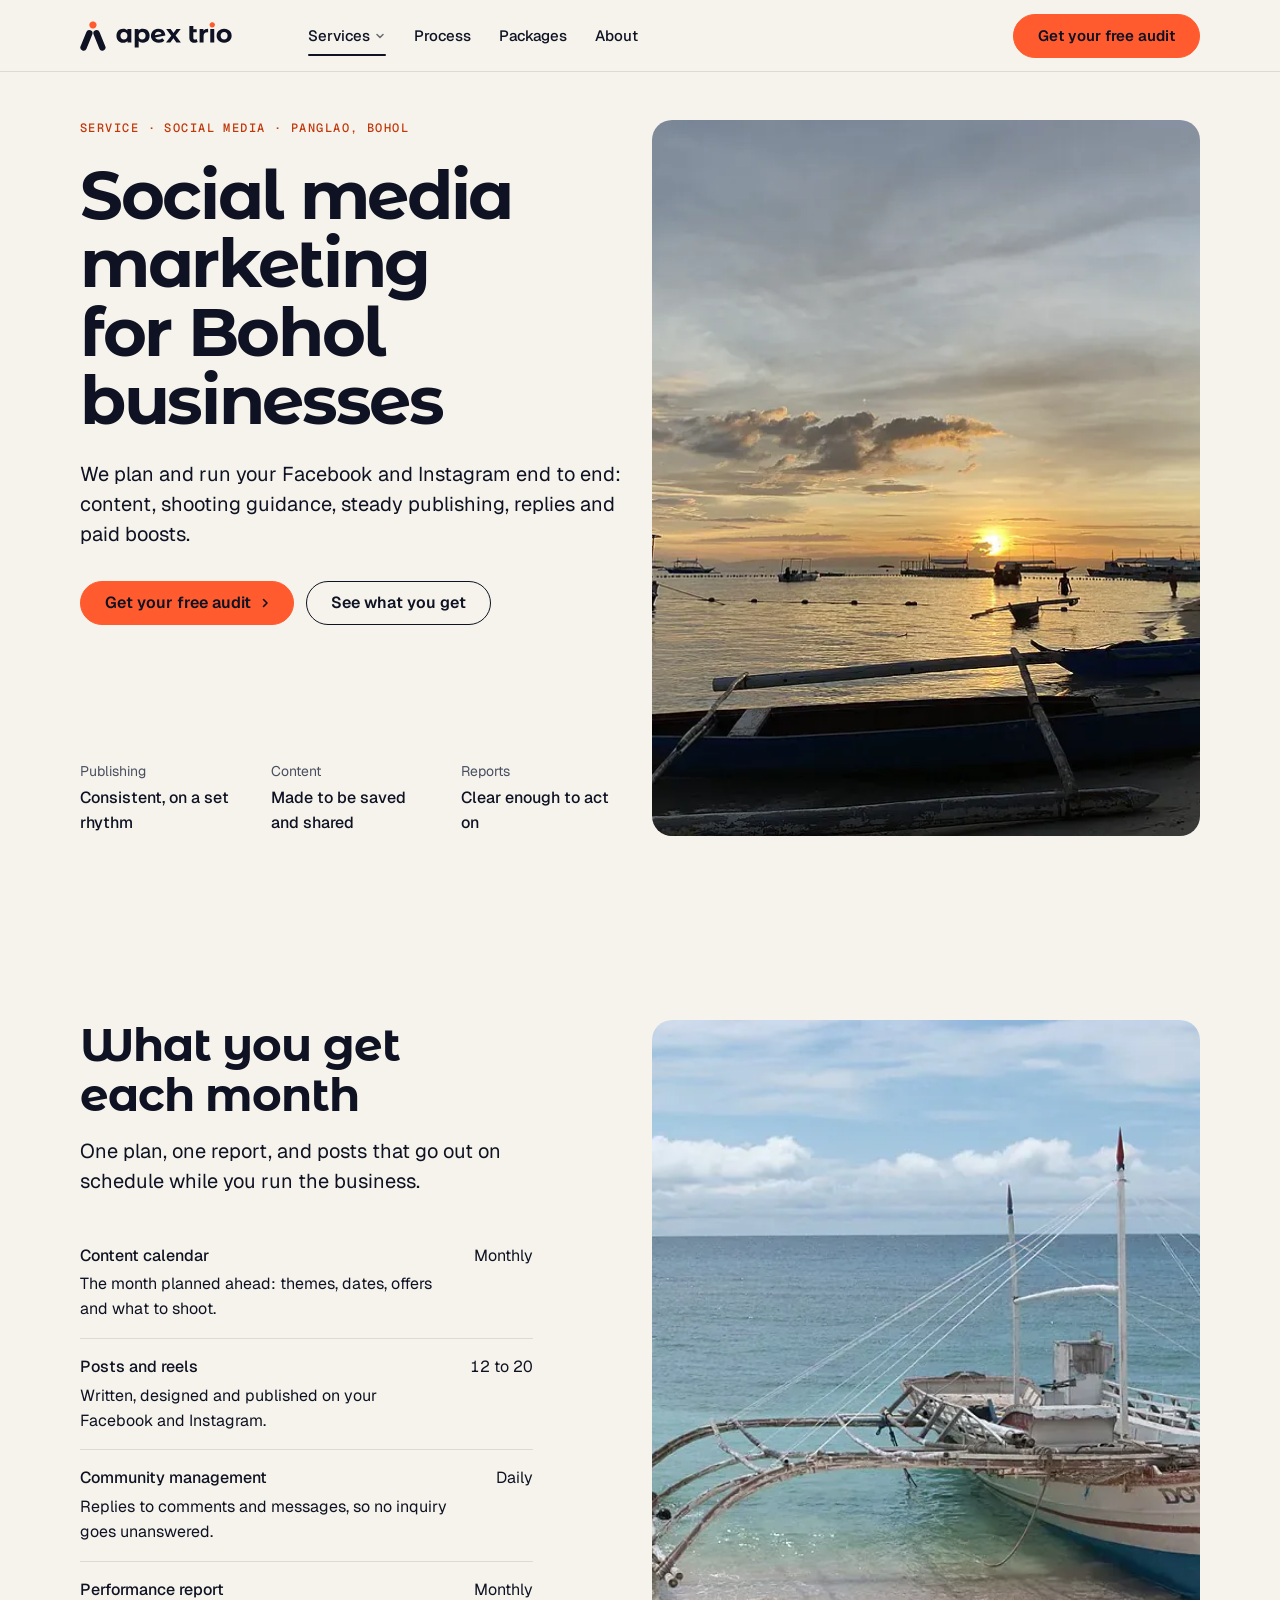
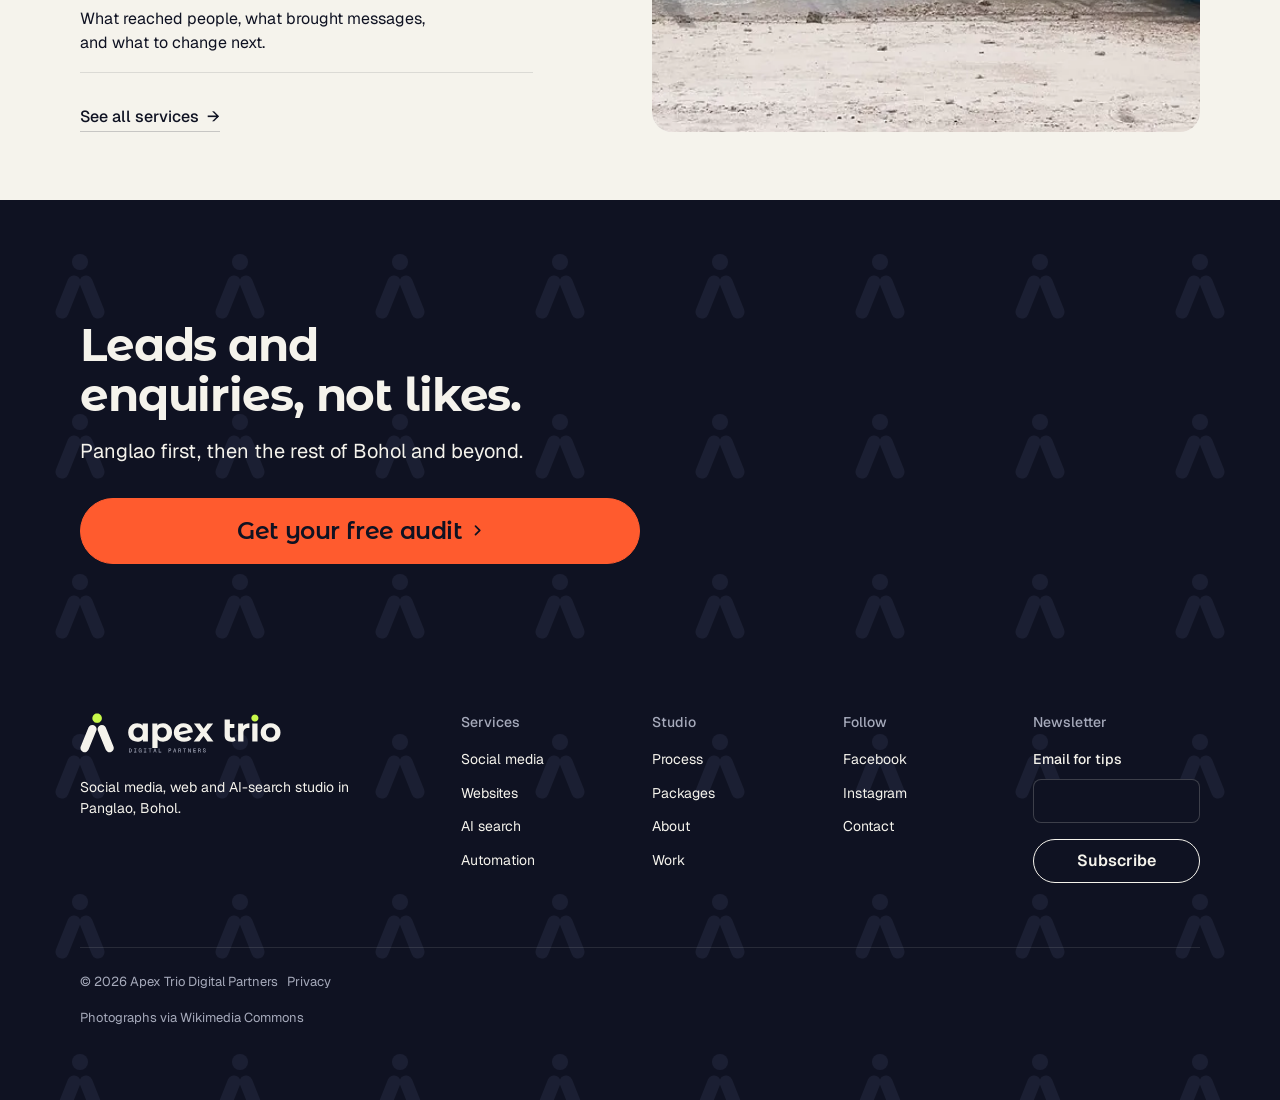
<file: services/social-media-marketing/index.html>
<!doctype html>
<html lang="en" data-type="service" data-radius="soft" data-buttons="solid" data-motion>
<head>
<meta charset="utf-8">
<meta name="viewport" content="width=device-width, initial-scale=1, viewport-fit=cover">
<title>Social media marketing in Panglao, Bohol | Apex Trio Digital Partners</title>
<meta name="description" content="We plan and run your Facebook and Instagram end to end: content, shooting guidance, steady publishing, replies and paid.">
<meta property="og:type" content="website">
<meta property="og:title" content="Social media marketing in Panglao, Bohol | Apex Trio Digital Partners">
<meta property="og:description" content="We plan and run your Facebook and Instagram end to end: content, shooting guidance, steady publishing, replies and paid.">
<meta property="og:image" content="/share.jpg">
<meta name="twitter:card" content="summary_large_image">
<link rel="icon" href="/favicon.svg" type="image/svg+xml">
<meta name="theme-color" content="#0F1222">
<meta name="site-kind" content="other">
<meta name="page-type" content="service">
<link rel="preconnect" href="https://fonts.googleapis.com">
<link rel="preconnect" href="https://fonts.gstatic.com" crossorigin>
<link href="https://fonts.googleapis.com/css2?family=Geist+Mono:wght@500&family=Geist:wght@400;600&family=Montserrat+Alternates:wght@700&display=swap" rel="stylesheet">
<link rel="stylesheet" href="/assets/system.css">
<link rel="stylesheet" href="/assets/ui/cards.css">
<link rel="stylesheet" href="/assets/motion/motion.css">
<link rel="stylesheet" href="/assets/layout/layout.css">
<link rel="stylesheet" href="/assets/icons/icon.css">
<link rel="stylesheet" href="/assets/site.css">
<script>document.documentElement.classList.add('m-enter');setTimeout(()=>document.documentElement.classList.add('m-enter-done'),700)</script>
<script>document.documentElement.classList.add('mo-js');setTimeout(()=>document.documentElement.classList.add('mo-safe'),2500)</script>
<link rel="modulepreload" href="/assets/moments/moments.js">
<link rel="modulepreload" href="/assets/moments/lib.js">
<link rel="modulepreload" href="/assets/moments/word-highlight/moment.js">

</head>
<body>
<header class="nav">
  <div class="wrap nav__bar">
    <a class="skip-link" href="#top">Skip to content</a>
    <a class="nav__logo brand-logo" href="/"><img src="/assets/brand/logo-light-short.svg" alt="Apex Trio" width="260" height="51"></a>
    <nav class="nav__links" aria-label="Main">
      <div class="nav__item">
        <a class="nav__link" href="/services/" aria-current="page">Services <svg class="chev" viewBox="0 0 12 12" aria-hidden="true"><path d="M3 4.5l3 3 3-3" fill="none" stroke="currentColor" stroke-width="1.5" stroke-linecap="round" stroke-linejoin="round"/></svg></a>
        <div class="nav__menu">
          <div class="wrap grid">
            <a class="menu-card span-3" href="/services/social-media-marketing/">
              <div class="panel"><img class="frame__img" src="/assets/img/photo-f166956983-500.webp" width="500" height="375" alt="Outrigger boats on Panglao sand at sunset" data-source="stand-in" data-subject="stand-in"></div>
              <span class="t-card">Social media</span>
              <span class="t-small muted">Posts, reels and replies</span>
            </a>
            <a class="menu-card span-3" href="/services/website-design-development/">
              <div class="panel"><img class="frame__img" src="/assets/img/photo-f68305589-500.webp" width="500" height="375" alt="A long bamboo house with a thatched roof among trees" data-source="stand-in" data-subject="stand-in"></div>
              <span class="t-card">Websites</span>
              <span class="t-small muted">Mobile-first, easy to contact</span>
            </a>
            <a class="menu-card span-3" href="/services/ai-search-digital-visibility/">
              <div class="panel"><img class="frame__img" src="/assets/img/photo-f129074997-500.webp" width="500" height="375" alt="The Panglao coastline and Alona Beach seen from the air" data-source="stand-in" data-subject="stand-in"></div>
              <span class="t-card">AI search</span>
              <span class="t-small muted">Google and AI answers</span>
            </a>
            <a class="menu-card span-3" href="/services/automation-integrations/">
              <div class="panel"><img class="frame__img" src="/assets/img/photo-f725343-500.webp" width="500" height="375" alt="A tricycle taxi parked on a village road in Panglao" data-source="stand-in" data-subject="stand-in"></div>
              <span class="t-card">Automation</span>
              <span class="t-small muted">CRM, posting and follow-up</span>
            </a>
          </div>
        </div>
      </div>
      <div class="nav__item"><a class="nav__link" href="/#process">Process</a></div>
      <div class="nav__item"><a class="nav__link" href="/#packages">Packages</a></div>
      <div class="nav__item"><a class="nav__link" href="/about/">About</a></div>
    </nav>
    <div class="nav__actions">
      <a class="btn btn--primary" href="/contact/">Get your free audit</a>
    </div>
    <button class="nav__toggle" type="button" aria-expanded="false" aria-label="Menu">
      <svg width="18" height="18" viewBox="0 0 18 18" aria-hidden="true"><path d="M2 5h14M2 13h14" stroke="currentColor" stroke-width="1.6" stroke-linecap="round"/></svg>
    </button>
  </div>
</header>

<main id="top">
  <section class="hero hero--split" data-enter aria-labelledby="hero-h">
    <div class="wrap">
      <div class="hero-text grid hero-split">
        <div class="hero-copy span-6 stack-5">
          <p class="t-label">Service · Social media · Panglao, Bohol</p>
          <h1 id="hero-h">Social media marketing for Bohol businesses</h1>
          <p class="t-lead">We plan and run your Facebook and Instagram end to end: content, shooting guidance, steady publishing, replies and paid boosts.</p>
          <div class="btn-row">
            <a class="btn btn--primary" href="/contact/">Get your free audit<svg class="m-arrow" viewBox="0 0 12 12" aria-hidden="true"><path class="m-arrow__stem" d="M1 6h8"/><path class="m-arrow__head" d="M4.5 2.5 8 6l-3.5 3.5"/></svg></a>
            <a class="btn btn--secondary" href="#included">See what you get</a>
          </div>
          <dl class="hero-facts">
            <div><dt>Publishing</dt><dd>Consistent, on a set rhythm</dd></div>
            <div><dt>Content</dt><dd>Made to be saved and shared</dd></div>
            <div><dt>Reports</dt><dd>Clear enough to act on</dd></div>
          </dl>
        </div>
        <div class="hero-visual frame frame--photo span-6 start-7">
          <img class="frame__img" src="/assets/img/photo-f166956983-960.webp" srcset="/assets/img/photo-f166956983-500.webp 500w, /assets/img/photo-f166956983-960.webp 960w" sizes="(max-width: 1023px) 100vw, 50vw" width="960" height="720" alt="Outrigger boats on Panglao sand at sunset" fetchpriority="high" decoding="async" data-source="stand-in" data-subject="stand-in">
        </div>
      </div>
    </div>
  </section>

  <section class="section" id="included" style="--hm: 2" aria-labelledby="included-h">
    <div class="wrap">
      <div class="grid grid--top fill">
        <div class="span-5 stack-6">
          <div class="section-head">
            <h2 id="included-h">What you get each month</h2>
            <p>One plan, one report, and posts that go out on schedule while you run the business.</p>
          </div>
          <ul class="rows">
            <li><span class="rows__name">Content calendar</span><span class="rows__value">Monthly</span><p>The month planned ahead: themes, dates, offers and what to shoot.</p></li>
            <li><span class="rows__name">Posts and reels</span><span class="rows__value">12 to 20</span><p>Written, designed and published on your Facebook and Instagram.</p></li>
            <li><span class="rows__name">Community management</span><span class="rows__value">Daily</span><p>Replies to comments and messages, so no inquiry goes unanswered.</p></li>
            <li><span class="rows__name">Performance report</span><span class="rows__value">Monthly</span><p>What reached people, what brought messages, and what to change next.</p></li>
          </ul>
          <p><a class="link" href="/services/">See all services</a></p>
        </div>
        <div class="frame frame--photo frame--fill span-6 start-7">
          <img class="frame__img" src="/assets/img/photo-f117961878.webp" srcset="/assets/img/photo-f117961878-500.webp 500w, /assets/img/photo-f117961878-960.webp 960w, /assets/img/photo-f117961878.webp 1280w" sizes="(max-width: 1023px) 100vw, 50vw" width="1280" height="853" alt="A white outrigger bangka pulled up on a sandy beach" loading="lazy" decoding="async" data-source="stand-in" data-subject="stand-in">
        </div>
      </div>
    </div>
  </section>
</main>

<footer class="footer closing footer--dark ground-inverse mark-pattern g2m" id="contact" aria-labelledby="close-h">
  <div class="wrap">
    <div class="closing__cta close--type">
      <div class="section-head">
        <h2 id="close-h">Leads and enquiries, not likes.</h2>
        <p>Panglao first, then the rest of Bohol and beyond.</p>
      </div>
      <a class="btn btn--primary btn--xl" href="/contact/">Get your free audit<svg class="m-arrow" viewBox="0 0 12 12" aria-hidden="true"><path class="m-arrow__stem" d="M1 6h8"/><path class="m-arrow__head" d="M4.5 2.5 8 6l-3.5 3.5"/></svg></a>
    </div>
    <div class="closing__links">
      <div class="grid">
        <div class="span-4 stack-4">
          <a class="brand-logo" href="/"><img src="/assets/brand/logo-dark.svg" alt="Apex Trio Digital Partners" width="260" height="52"></a>
          <p class="t-small" id="foot-h">Social media, web and AI-search studio in Panglao, Bohol.</p>
        </div>
        <div class="span-2 footer__col"><h3>Services</h3><ul>
          <li><a href="/services/social-media-marketing/">Social media</a></li>
          <li><a href="/services/website-design-development/">Websites</a></li>
          <li><a href="/services/ai-search-digital-visibility/">AI search</a></li>
          <li><a href="/services/automation-integrations/">Automation</a></li></ul></div>
        <div class="span-2 footer__col"><h3>Studio</h3><ul>
          <li><a href="/#process">Process</a></li>
          <li><a href="/#packages">Packages</a></li>
          <li><a href="/about/">About</a></li>
          <li><a href="/work/">Work</a></li></ul></div>
        <div class="span-2 footer__col"><h3>Follow</h3><ul>
          <li><a href="https://www.facebook.com/profile.php?id=61596209823382" rel="noopener">Facebook</a></li>
          <li><a href="https://www.instagram.com/apex_tdp" rel="noopener">Instagram</a></li>
          <li><a href="/contact/">Contact</a></li></ul></div>
        <div class="span-2 footer__col"><h3>Newsletter</h3>
          <form class="form" action="/api/subscribe" method="post" data-endpoint="/api/subscribe" data-sent="You are on the list. Expect a few notes a year." novalidate>
            <div class="field field--full"><label for="n-email">Email for tips</label>
              <input id="n-email" name="email" type="email" autocomplete="email" inputmode="email" required aria-describedby="n-email-err">
              <p class="field__error" id="n-email-err" hidden>Write an email address with an @.</p></div>
            <div class="btn-row"><button class="btn btn--secondary" type="submit">Subscribe</button></div>
            <p class="form__status" role="status" data-form-status></p>
          </form></div>
      </div>
      <div class="footer__legal">
        <span>&copy; 2026 Apex Trio Digital Partners &nbsp; <a href="/privacy/">Privacy</a></span>
        <div class="socials"></div>
        <a class="credits" href="/credits/">Photographs via Wikimedia Commons</a>
      </div>
    </div>
  </div>
</footer>

<script type="module" src="/assets/system.js"></script>
<script type="module" src="/assets/motion/motion.js"></script>
<script type="module" src="/assets/layout/layout.js"></script>
</body>
</html>
</file>
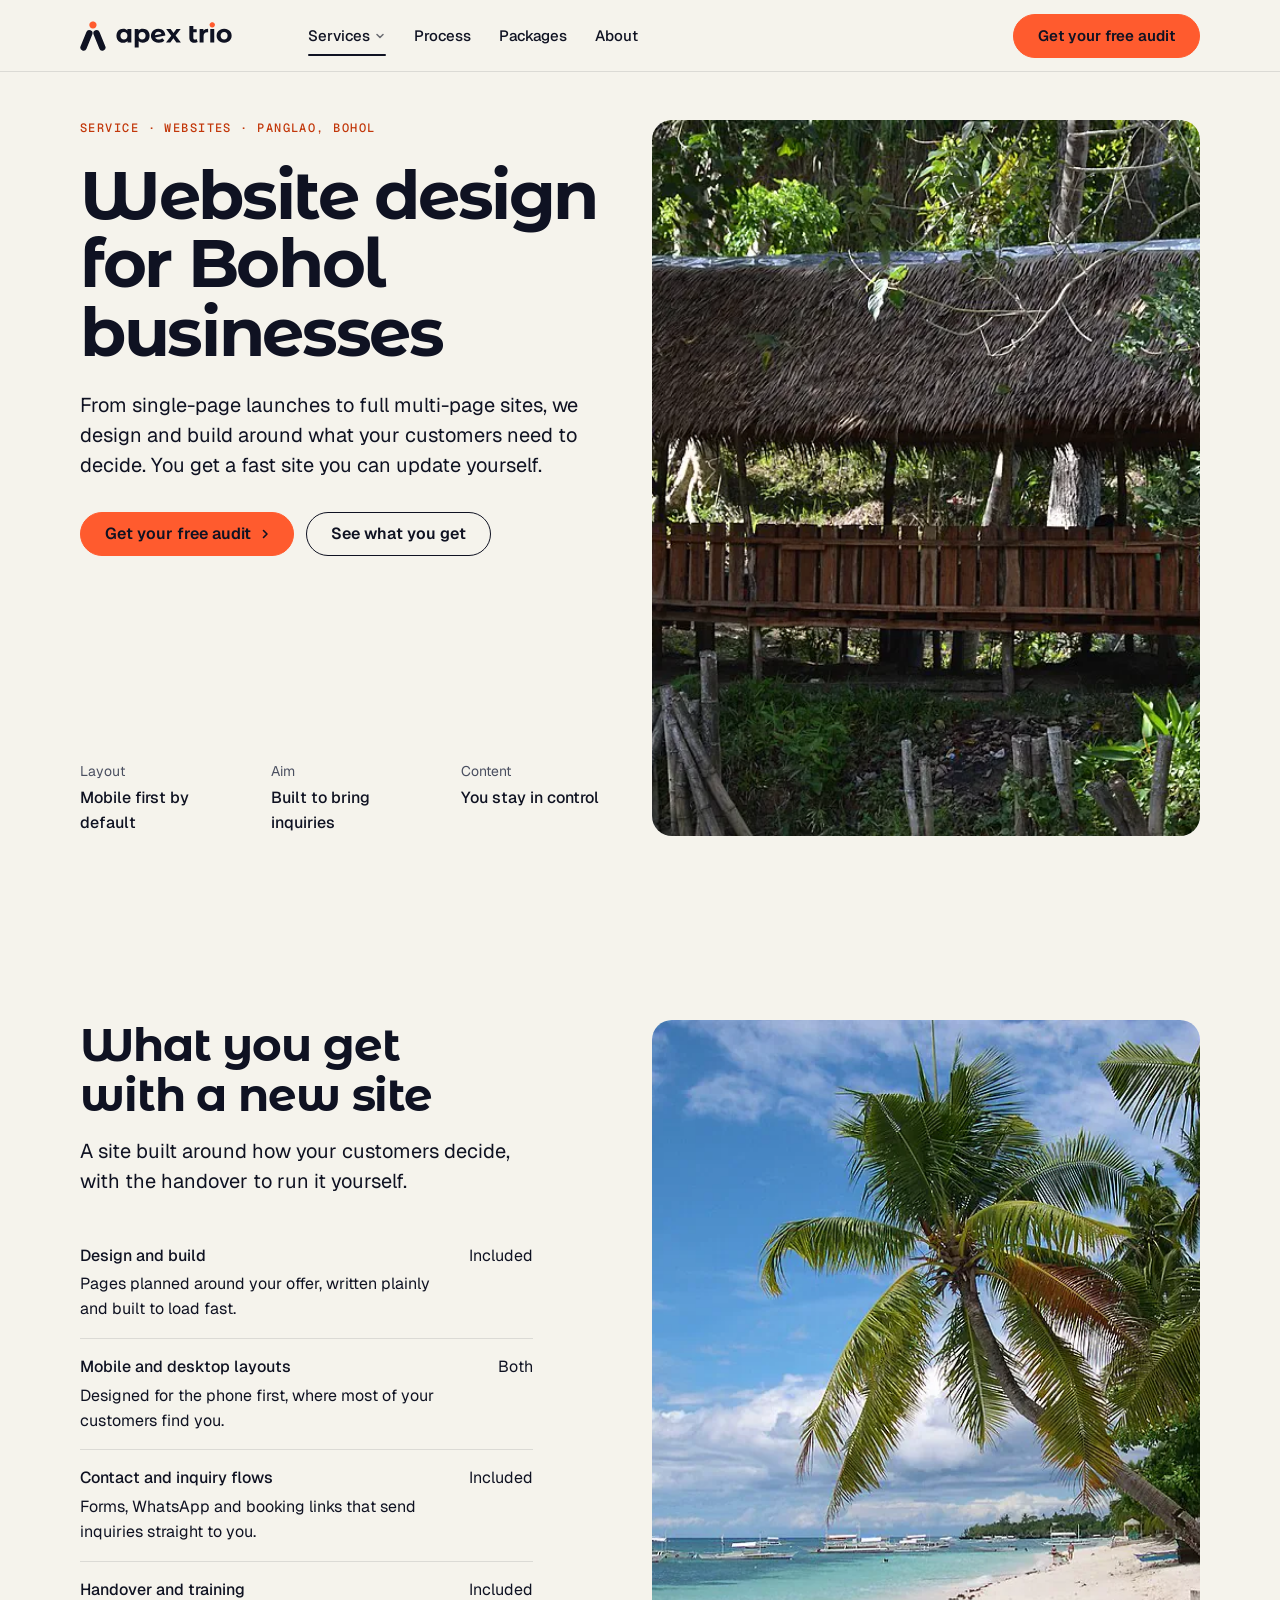
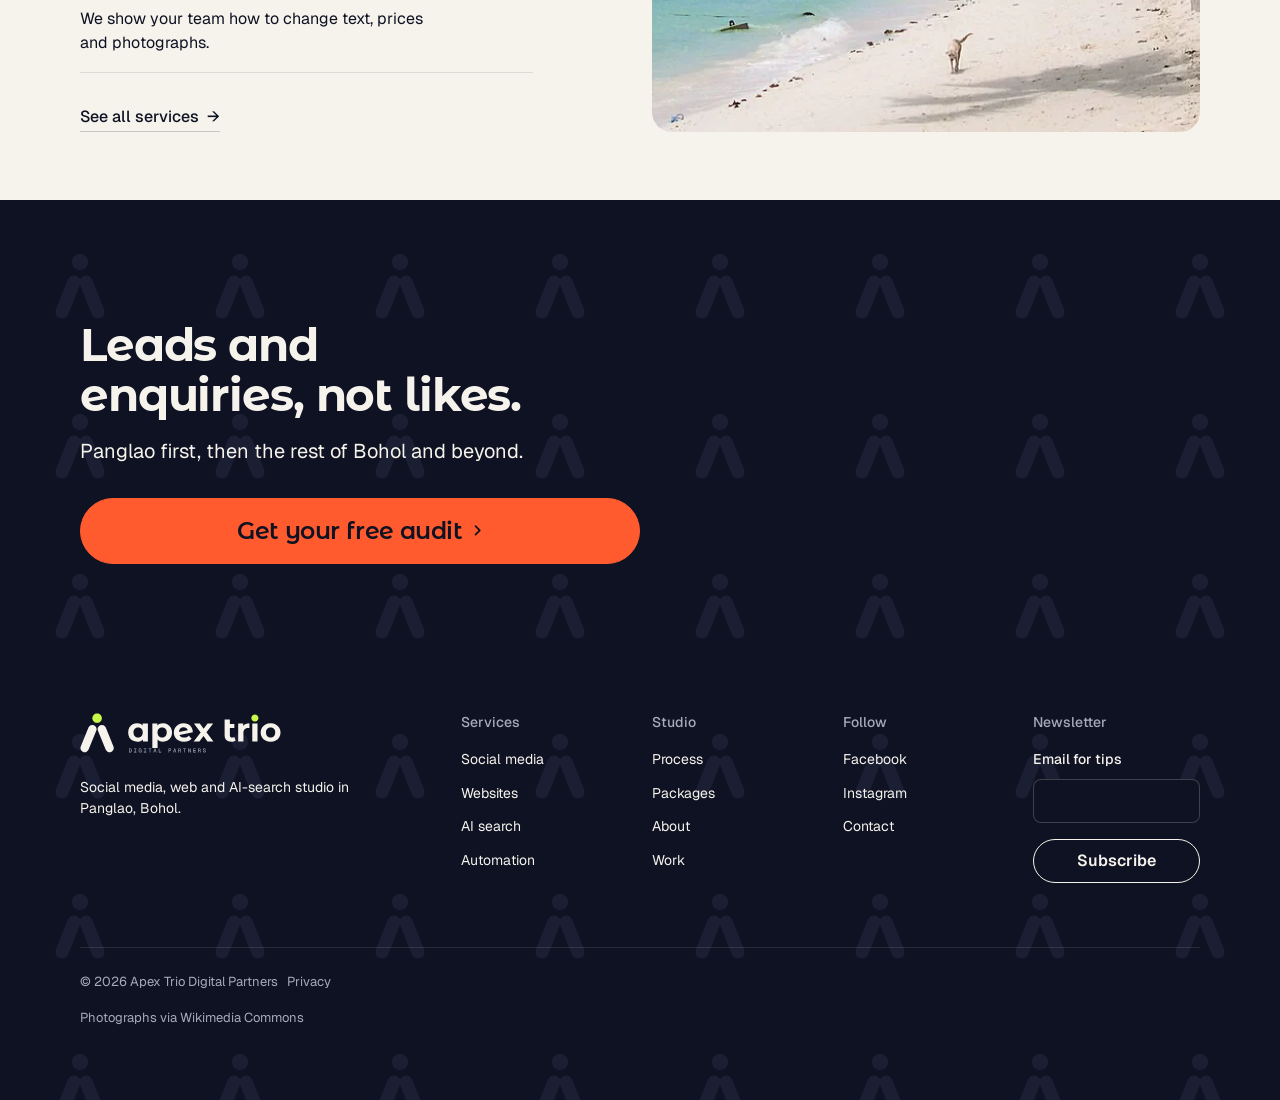
<file: services/website-design-development/index.html>
<!doctype html>
<html lang="en" data-type="service" data-radius="soft" data-buttons="solid" data-motion>
<head>
<meta charset="utf-8">
<meta name="viewport" content="width=device-width, initial-scale=1, viewport-fit=cover">
<title>Website design and development in Panglao, Bohol | Apex Trio Digital Partners</title>
<meta name="description" content="From single-page launches to full multi-page sites, we design and build around what your customers need to decide. You get a fast site you can update.">
<meta property="og:type" content="website">
<meta property="og:title" content="Website design and development in Panglao, Bohol | Apex Trio Digital Partners">
<meta property="og:description" content="From single-page launches to full multi-page sites, we design and build around what your customers need to decide. You get a fast site you can update.">
<meta property="og:image" content="/share.jpg">
<meta name="twitter:card" content="summary_large_image">
<link rel="icon" href="/favicon.svg" type="image/svg+xml">
<meta name="theme-color" content="#0F1222">
<meta name="site-kind" content="other">
<meta name="page-type" content="service">
<link rel="preconnect" href="https://fonts.googleapis.com">
<link rel="preconnect" href="https://fonts.gstatic.com" crossorigin>
<link href="https://fonts.googleapis.com/css2?family=Geist+Mono:wght@500&family=Geist:wght@400;600&family=Montserrat+Alternates:wght@700&display=swap" rel="stylesheet">
<link rel="stylesheet" href="/assets/system.css">
<link rel="stylesheet" href="/assets/ui/cards.css">
<link rel="stylesheet" href="/assets/motion/motion.css">
<link rel="stylesheet" href="/assets/layout/layout.css">
<link rel="stylesheet" href="/assets/icons/icon.css">
<link rel="stylesheet" href="/assets/site.css">
<script>document.documentElement.classList.add('m-enter');setTimeout(()=>document.documentElement.classList.add('m-enter-done'),700)</script>
<script>document.documentElement.classList.add('mo-js');setTimeout(()=>document.documentElement.classList.add('mo-safe'),2500)</script>
<link rel="modulepreload" href="/assets/moments/moments.js">
<link rel="modulepreload" href="/assets/moments/lib.js">
<link rel="modulepreload" href="/assets/moments/word-highlight/moment.js">

</head>
<body>
<header class="nav">
  <div class="wrap nav__bar">
    <a class="skip-link" href="#top">Skip to content</a>
    <a class="nav__logo brand-logo" href="/"><img src="/assets/brand/logo-light-short.svg" alt="Apex Trio" width="260" height="51"></a>
    <nav class="nav__links" aria-label="Main">
      <div class="nav__item">
        <a class="nav__link" href="/services/" aria-current="page">Services <svg class="chev" viewBox="0 0 12 12" aria-hidden="true"><path d="M3 4.5l3 3 3-3" fill="none" stroke="currentColor" stroke-width="1.5" stroke-linecap="round" stroke-linejoin="round"/></svg></a>
        <div class="nav__menu">
          <div class="wrap grid">
            <a class="menu-card span-3" href="/services/social-media-marketing/">
              <div class="panel"><img class="frame__img" src="/assets/img/photo-f166956983-500.webp" width="500" height="375" alt="Outrigger boats on Panglao sand at sunset" data-source="stand-in" data-subject="stand-in"></div>
              <span class="t-card">Social media</span>
              <span class="t-small muted">Posts, reels and replies</span>
            </a>
            <a class="menu-card span-3" href="/services/website-design-development/">
              <div class="panel"><img class="frame__img" src="/assets/img/photo-f68305589-500.webp" width="500" height="375" alt="A long bamboo house with a thatched roof among trees" data-source="stand-in" data-subject="stand-in"></div>
              <span class="t-card">Websites</span>
              <span class="t-small muted">Mobile-first, easy to contact</span>
            </a>
            <a class="menu-card span-3" href="/services/ai-search-digital-visibility/">
              <div class="panel"><img class="frame__img" src="/assets/img/photo-f129074997-500.webp" width="500" height="375" alt="The Panglao coastline and Alona Beach seen from the air" data-source="stand-in" data-subject="stand-in"></div>
              <span class="t-card">AI search</span>
              <span class="t-small muted">Google and AI answers</span>
            </a>
            <a class="menu-card span-3" href="/services/automation-integrations/">
              <div class="panel"><img class="frame__img" src="/assets/img/photo-f725343-500.webp" width="500" height="375" alt="A tricycle taxi parked on a village road in Panglao" data-source="stand-in" data-subject="stand-in"></div>
              <span class="t-card">Automation</span>
              <span class="t-small muted">CRM, posting and follow-up</span>
            </a>
          </div>
        </div>
      </div>
      <div class="nav__item"><a class="nav__link" href="/#process">Process</a></div>
      <div class="nav__item"><a class="nav__link" href="/#packages">Packages</a></div>
      <div class="nav__item"><a class="nav__link" href="/about/">About</a></div>
    </nav>
    <div class="nav__actions">
      <a class="btn btn--primary" href="/contact/">Get your free audit</a>
    </div>
    <button class="nav__toggle" type="button" aria-expanded="false" aria-label="Menu">
      <svg width="18" height="18" viewBox="0 0 18 18" aria-hidden="true"><path d="M2 5h14M2 13h14" stroke="currentColor" stroke-width="1.6" stroke-linecap="round"/></svg>
    </button>
  </div>
</header>

<main id="top">
  <section class="hero hero--split" data-enter aria-labelledby="hero-h">
    <div class="wrap">
      <div class="hero-text grid hero-split">
        <div class="hero-copy span-6 stack-5">
          <p class="t-label">Service · Websites · Panglao, Bohol</p>
          <h1 id="hero-h">Website design for Bohol businesses</h1>
          <p class="t-lead">From single-page launches to full multi-page sites, we design and build around what your customers need to decide. You get a fast site you can update yourself.</p>
          <div class="btn-row">
            <a class="btn btn--primary" href="/contact/">Get your free audit<svg class="m-arrow" viewBox="0 0 12 12" aria-hidden="true"><path class="m-arrow__stem" d="M1 6h8"/><path class="m-arrow__head" d="M4.5 2.5 8 6l-3.5 3.5"/></svg></a>
            <a class="btn btn--secondary" href="#included">See what you get</a>
          </div>
          <dl class="hero-facts">
            <div><dt>Layout</dt><dd>Mobile first by default</dd></div>
            <div><dt>Aim</dt><dd>Built to bring inquiries</dd></div>
            <div><dt>Content</dt><dd>You stay in control</dd></div>
          </dl>
        </div>
        <div class="hero-visual frame frame--photo span-6 start-7">
          <img class="frame__img" src="/assets/img/photo-f68305589-960.webp" srcset="/assets/img/photo-f68305589-500.webp 500w, /assets/img/photo-f68305589-960.webp 960w" sizes="(max-width: 1023px) 100vw, 50vw" width="960" height="640" alt="A long bamboo house with a thatched roof among trees" fetchpriority="high" decoding="async" data-source="stand-in" data-subject="stand-in">
        </div>
      </div>
    </div>
  </section>

  <section class="section" id="included" style="--hm: 2" aria-labelledby="included-h">
    <div class="wrap">
      <div class="grid grid--top fill">
        <div class="span-5 stack-6">
          <div class="section-head">
            <h2 id="included-h">What you get with a new site</h2>
            <p>A site built around how your customers decide, with the handover to run it yourself.</p>
          </div>
          <ul class="rows">
            <li><span class="rows__name">Design and build</span><span class="rows__value">Included</span><p>Pages planned around your offer, written plainly and built to load fast.</p></li>
            <li><span class="rows__name">Mobile and desktop layouts</span><span class="rows__value">Both</span><p>Designed for the phone first, where most of your customers find you.</p></li>
            <li><span class="rows__name">Contact and inquiry flows</span><span class="rows__value">Included</span><p>Forms, WhatsApp and booking links that send inquiries straight to you.</p></li>
            <li><span class="rows__name">Handover and training</span><span class="rows__value">Included</span><p>We show your team how to change text, prices and photographs.</p></li>
          </ul>
          <p><a class="link" href="/services/">See all services</a></p>
        </div>
        <div class="frame frame--photo frame--fill span-6 start-7">
          <img class="frame__img" src="/assets/img/photo-f764192.webp" srcset="/assets/img/photo-f764192-500.webp 500w, /assets/img/photo-f764192-960.webp 960w, /assets/img/photo-f764192.webp 1280w" sizes="(max-width: 1023px) 100vw, 50vw" width="1280" height="925" alt="A coconut palm leaning over Alona Beach" loading="lazy" decoding="async" data-source="stand-in" data-subject="stand-in">
        </div>
      </div>
    </div>
  </section>
</main>

<footer class="footer closing footer--dark ground-inverse mark-pattern g2m" id="contact" aria-labelledby="close-h">
  <div class="wrap">
    <div class="closing__cta close--type">
      <div class="section-head">
        <h2 id="close-h">Leads and enquiries, not likes.</h2>
        <p>Panglao first, then the rest of Bohol and beyond.</p>
      </div>
      <a class="btn btn--primary btn--xl" href="/contact/">Get your free audit<svg class="m-arrow" viewBox="0 0 12 12" aria-hidden="true"><path class="m-arrow__stem" d="M1 6h8"/><path class="m-arrow__head" d="M4.5 2.5 8 6l-3.5 3.5"/></svg></a>
    </div>
    <div class="closing__links">
      <div class="grid">
        <div class="span-4 stack-4">
          <a class="brand-logo" href="/"><img src="/assets/brand/logo-dark.svg" alt="Apex Trio Digital Partners" width="260" height="52"></a>
          <p class="t-small" id="foot-h">Social media, web and AI-search studio in Panglao, Bohol.</p>
        </div>
        <div class="span-2 footer__col"><h3>Services</h3><ul>
          <li><a href="/services/social-media-marketing/">Social media</a></li>
          <li><a href="/services/website-design-development/">Websites</a></li>
          <li><a href="/services/ai-search-digital-visibility/">AI search</a></li>
          <li><a href="/services/automation-integrations/">Automation</a></li></ul></div>
        <div class="span-2 footer__col"><h3>Studio</h3><ul>
          <li><a href="/#process">Process</a></li>
          <li><a href="/#packages">Packages</a></li>
          <li><a href="/about/">About</a></li>
          <li><a href="/work/">Work</a></li></ul></div>
        <div class="span-2 footer__col"><h3>Follow</h3><ul>
          <li><a href="https://www.facebook.com/profile.php?id=61596209823382" rel="noopener">Facebook</a></li>
          <li><a href="https://www.instagram.com/apex_tdp" rel="noopener">Instagram</a></li>
          <li><a href="/contact/">Contact</a></li></ul></div>
        <div class="span-2 footer__col"><h3>Newsletter</h3>
          <form class="form" action="/api/subscribe" method="post" data-endpoint="/api/subscribe" data-sent="You are on the list. Expect a few notes a year." novalidate>
            <div class="field field--full"><label for="n-email">Email for tips</label>
              <input id="n-email" name="email" type="email" autocomplete="email" inputmode="email" required aria-describedby="n-email-err">
              <p class="field__error" id="n-email-err" hidden>Write an email address with an @.</p></div>
            <div class="btn-row"><button class="btn btn--secondary" type="submit">Subscribe</button></div>
            <p class="form__status" role="status" data-form-status></p>
          </form></div>
      </div>
      <div class="footer__legal">
        <span>&copy; 2026 Apex Trio Digital Partners &nbsp; <a href="/privacy/">Privacy</a></span>
        <div class="socials"></div>
        <a class="credits" href="/credits/">Photographs via Wikimedia Commons</a>
      </div>
    </div>
  </div>
</footer>

<script type="module" src="/assets/system.js"></script>
<script type="module" src="/assets/motion/motion.js"></script>
<script type="module" src="/assets/layout/layout.js"></script>
</body>
</html>
</file>
<file: assets/system.css>
/*
  taste-skill system.css - the one system for the page. Link it first, then assets/ui/cards.css (the
  feature card, its panel and the fragment placements), then set the palette (--p-*), the fonts and
  the radius set on :root in the page (node scripts/start.mjs prints that block).
  Do not add a second grid, spacing scale, type scale, radius scale, button or card style.
*/

/* ---------------------------------------------------------------- tokens */
:root {
  /* palette (hex only; fx.js reads --bg --surface --ink --muted --accent --accent-ink) */
  --p-bg: #ffffff;
  --p-surface: #f4f4f4;
  --p-ink: #111111;
  --p-muted: #6b6b6b;
  --p-accent: #1a4be0;
  --p-accent-ink: #ffffff;
  --p-action: #1a4be0;      /* buttons, links, focus: the accent, or the ink when the accent is too pale */
  --p-action-ink: #ffffff;
  --p-inv-bg: #111111;
  --p-inv-surface: #1c1c1c;
  --p-inv-ink: #f4f4f4;
  --p-inv-muted: #a3a3a3;
  --p-inv-accent: #ffffff;
  --p-inv-accent-ink: #111111;
  --p-inv-action: #ffffff;
  --p-inv-action-ink: #111111;
  /* the lit ground behind UI and in the closing band (references/cards.md), one per page, tech pages only
     (none on kind other, which is flat): <html data-ground="sand|sky|sage|painting">. system.js gives it to every ground
     that holds UI, on light and dark pages alike; --hue on one panel changes only its accent */
  --ground-bg: #d9ccb7; --ground-surface: #e9e0d2; --ground-ink: #2a2622; --ground-muted: #5a534a; --ground-accent: #a8794a;

  /* fonts */
  --font-display: system-ui, -apple-system, "Segoe UI", sans-serif;
  --font-text: system-ui, -apple-system, "Segoe UI", sans-serif;
  --font-mono: ui-monospace, "SFMono-Regular", Menlo, Consolas, monospace;
  --display-weight: 400;    /* headlines 400; 500 on a tech page (software, gaming, hardware) */
  --display-tracking: -0.025em;

  /* the page rhythm (references/layout-v4.md): one section per screen. The header is fixed and
     --nav tall; every section is padded --padt above and --padb (plus the phone action bar, --bar)
     below, and is exactly one or two screens tall (--h: 1 or 2; --hm on a phone). The hero's words
     start --hgap under the header and its content ends --hpadb above the fold. */
  --nav: 72px;
  --padt: 120px;
  --padb: 72px;
  --hgap: 48px;
  --hpadb: 64px;
  --bar: 0px;
  /* grid: one .wrap (alias .container) for the header, every section and the footer, the same
     --gut on both sides: 1280 wide at x 80-1360 at 1440, 342 at x 24-366 at 390 */
  --container: 1280px;
  --gut: 80px;
  --pad: var(--gut);
  --gutter: 24px;

  /* spacing: 4/8 scale */
  --s-1: 4px;  --s-2: 8px;  --s-3: 12px; --s-4: 16px; --s-5: 24px;
  --s-6: 32px; --s-7: 48px; --s-8: 64px; --s-9: 96px; --s-10: 128px;
  --section: 40px;      /* only a .section outside main (the kit's demo pages); every main > section and
                           footer.closing take --padt and --padb */
  --section-band: 56px; /* the same for an older footer outside footer.closing */
  --head-gap: 48px;     /* the one heading-to-content gap, 32 on a phone (layout.css reads it as --ly-head-gap) */
  --card-pad: 16px;     /* card padding (cards.css sets its own for cards with a panel) */
  --card-gap: 16px;     /* gap between cards */

  /* type scale (the only sizes on the page) */
  --t-label: 13px;
  --t-small: 14px;
  --t-body: 16px;
  --t-lead: 18px;
  --t-card: 18px;
  --t-h3: 24px;
  /* straight lines from the phone size at 390 to the desktop size at 1440 (system.md's table) */
  --t-h2: clamp(30px, 1.72vw + 23.3px, 48px);
  --t-h1: clamp(38px, 3.24vw + 25.4px, 72px);
  /* a big number stays a step under the h2 (VI-11): 38 at 1440, 28 at 390, so it never reads as a
     section heading; a stats row and a price set their own, smaller still */
  --t-stat: clamp(28px, .952vw + 24.29px, 38px);

  /* radius: one scale (soft by default; data-radius on <html> switches it) */
  --r-sm: 8px;  --r-md: 12px; --r-lg: 20px; --r-btn: 8px;

  /* controls (fixed here; a page never adds its own) */
  --btn-h: 44px;
  --btn-h-sm: 36px;
  --nav-h: var(--nav);  /* the older name, kept for the kit's files */
  --icon: 16px;         /* small icons: socials, menu chevrons, mono brand marks */

  /* motion: the one UI ease-out (motion.css --m-ease and ui/base.css --u-ease read it; references/motion.md) */
  --ease: cubic-bezier(.2, .8, .2, 1);
  --dur: 180ms;
}
html[data-radius="sharp"] { --r-sm: 4px; --r-md: 6px;  --r-lg: 8px;  --r-btn: 4px; }
html[data-radius="soft"]  { --r-sm: 8px; --r-md: 12px; --r-lg: 20px; --r-btn: 8px; }
html[data-radius="round"] { --r-sm: 10px; --r-md: 16px; --r-lg: 24px; --r-btn: 999px; }
/* the four lit grounds (references/cards.md); sand is the default above. painting goes with
   painterly-landscape (x.ai's daylight sky over olive hills) */
html[data-ground="sky"]      { --ground-bg: #c6d3df; --ground-surface: #d6e0e9; --ground-ink: #25303a; --ground-muted: #4d5964; --ground-accent: #3f6a92; }
html[data-ground="sage"]     { --ground-bg: #cdd6c6; --ground-surface: #dce3d6; --ground-ink: #262d24; --ground-muted: #535b51; --ground-accent: #6c8e63; }
html[data-ground="painting"] { --ground-bg: #79a8d6; --ground-surface: #a6c4e2; --ground-ink: #16212c; --ground-muted: #273949; --ground-accent: #9c9b3c; }
/* cards.css takes its card and panel radii from this scale */
html[data-radius] .card { --c-r: var(--r-lg); }
html[data-radius] .panel { --p-r: var(--r-md); }

/* a phone: the header 56, the sections padded 96 / 48, the hero's words 40 under the header and its
   content ending 24 above the fold, 24 at both sides, 12 between columns */
@media (max-width: 639px) {
  :root { --nav: 56px; --padt: 96px; --padb: 48px; --hgap: 40px; --hpadb: 24px; --gut: 24px; --gutter: 12px; --card-gap: 12px; --head-gap: 32px; }
}
@media (min-width: 640px) {
  :root { --gut: 48px; --section: 48px; --section-band: 72px; --card-pad: 24px; }
}
@media (min-width: 1024px) {
  :root { --gut: 80px; --section: 56px; --section-band: 96px; --card-gap: 24px;
          --t-lead: 20px; --t-card: 20px; --t-h3: 28px; }
  /* a place (and a local service): the 1200 column at x 120-1320 */
  html[data-type="place"] { --gut: 120px; --container: 1200px; }
}
/* a place (VI-06, ST-96, PH-23): its own smaller type (h1 48/53 and 32/37, h2 32/40 and 24/30, titles
   and the sub-line 20 and 18), the Recipe 3 hero's gap under its photograph (40, 24 on a phone),
   square photographs and cards and 2px buttons, whatever data-radius and data-buttons say */
:root[data-type="place"] {
  --hgap: 40px;
  --t-h1: clamp(32px, 1.524vw + 26.06px, 48px);
  --t-h2: clamp(24px, .762vw + 21px, 32px);
  --t-h3: clamp(20px, .381vw + 18.51px, 24px);
  --r-sm: 2px; --r-md: 0px; --r-lg: 0px; --r-btn: 2px;
}
:root[data-type="place"] :is(h1, .t-h1) { line-height: 1.104; }
:root[data-type="place"] :is(h2, .t-h2) { line-height: 1.25; }
@media (max-width: 639px) {
  :root[data-type="place"] { --hgap: 24px; }
  :root[data-type="place"] :is(h1, .t-h1) { line-height: 1.156; }
}

/* ---------------------------------------------------------------- grounds (at most three) */
:root, .ground-base {
  --bg: var(--p-bg); --surface: var(--p-surface); --ink: var(--p-ink); --muted: var(--p-muted);
  --accent: var(--p-accent); --accent-ink: var(--p-accent-ink); --card: var(--p-surface);
  --action: var(--p-action); --action-ink: var(--p-action-ink);
}
.ground-surface {
  --bg: var(--p-surface); --surface: var(--p-bg); --ink: var(--p-ink); --muted: var(--p-muted);
  --accent: var(--p-accent); --accent-ink: var(--p-accent-ink); --card: var(--p-bg);
  --action: var(--p-action); --action-ink: var(--p-action-ink);
}
.ground-inverse {
  --bg: var(--p-inv-bg); --surface: var(--p-inv-surface); --ink: var(--p-inv-ink); --muted: var(--p-inv-muted);
  --accent: var(--p-inv-accent); --accent-ink: var(--p-inv-accent-ink); --card: var(--p-inv-surface);
  --action: var(--p-inv-action); --action-ink: var(--p-inv-action-ink);
}
:root, .ground-base, .ground-surface, .ground-inverse {
  --line: color-mix(in oklab, var(--ink) 11%, transparent);
  --line-strong: color-mix(in oklab, var(--ink) 20%, transparent);
  /* effects (fx.js) and UI fragments (assets/ui) take the colours of the ground they sit on */
  --fx-bg: var(--bg); --fx-surface: var(--surface); --fx-ink: var(--ink); --fx-muted: var(--muted);
  --fx-accent: var(--accent); --fx-accent-ink: var(--accent-ink);
  --ui-font: var(--font-text); --ui-mono: var(--font-mono); --ui-radius: var(--r-md);
}
.ground-base, .ground-surface, .ground-inverse { background: var(--bg); color: var(--ink); }

/* ---------------------------------------------------------------- base */
*, *::before, *::after { box-sizing: border-box; }
/* an anchor lands on the section's top (the judge's frame): the fixed header covers --nav of its --padt */
html { -webkit-text-size-adjust: 100%; scroll-padding-top: 0; scroll-behavior: auto; margin: 0; }
body {
  margin: 0; background: var(--bg); color: var(--ink);
  font: 400 var(--t-body)/1.55 var(--font-text);
  -webkit-font-smoothing: antialiased; text-rendering: optimizeLegibility; overflow-x: clip;
}
img, svg, video, canvas { display: block; max-width: 100%; }
/* hidden means hidden, also on an img the line above makes a block (a menu tab's photograph, a peek photograph) */
[hidden] { display: none !important; }
img, video { height: auto; }
a { color: inherit; text-decoration: none; }
button { font: inherit; color: inherit; }
h1, h2, h3, h4, p, ul, ol, figure, blockquote { margin: 0; }
ul, ol { padding: 0; list-style: none; }
h1, h2, h3, h4 {
  font-family: var(--font-display); font-weight: var(--display-weight);
  letter-spacing: var(--display-tracking); text-wrap: balance; overflow-wrap: break-word;
  /* a long word (a German compound at 390) breaks at a syllable with a hyphen, in the language of <html lang>;
     only words of 10 letters or more, 4 at least on each side, so a short English heading never breaks */
  hyphens: auto; -webkit-hyphens: auto; hyphenate-limit-chars: 10 4 4;
}
h1, .t-h1 { font-size: var(--t-h1); line-height: 1.04; }
h2, .t-h2 { font-size: var(--t-h2); line-height: 1.1; }
h3, .t-h3 { font-size: var(--t-h3); line-height: 1.2; }
h4, .t-card { font-family: var(--font-text); font-weight: 500; font-size: var(--t-card); line-height: 1.3; letter-spacing: -0.01em; }
p { text-wrap: pretty; }
.t-lead  { font-size: var(--t-lead); line-height: 1.5; }
.t-body  { font-size: var(--t-body); line-height: 1.55; }
.t-small { font-size: var(--t-small); line-height: 1.5; }
.t-label { font-size: var(--t-label); font-weight: 500; line-height: 1.4; letter-spacing: 0.01em; }
.t-stat  { font-family: var(--font-display); font-weight: var(--display-weight); font-size: var(--t-stat);
           line-height: 1; letter-spacing: var(--display-tracking); font-variant-numeric: tabular-nums; }
.muted { color: var(--muted); }
.mono  { font-family: var(--font-mono); }
.measure { max-width: 62ch; }
:focus-visible { outline: 2px solid var(--action); outline-offset: 2px; border-radius: 2px; }
::selection { background: color-mix(in oklab, var(--accent) 30%, transparent); }

/* ---------------------------------------------------------------- grid */
.wrap, .container { width: min(100% - 2 * var(--gut), var(--container)); margin-inline: auto; padding-inline: 0; }
.grid { display: grid; grid-template-columns: repeat(12, minmax(0, 1fr)); column-gap: var(--gutter); row-gap: var(--card-gap); }
.grid > * { min-width: 0; grid-column: 1 / -1; }
.section { padding-block: var(--section); }

/* ---------------------------------------------------------------- one section per screen
   The page is a stack of screens. Framed at scrollY = k x the screen height, a shot shows exactly one
   section: the hero alone on the first screen, every other section (and footer.closing, the close and
   the footer in one) exactly one or two screens tall, its h2 first, --padt under its top. Heights
   and padding do it: no pinning, snapping or script.
     <section class="section" id=".." style="--h: 2">     (2 screens; --hm sets a phone's count alone)
       <div class="wrap"> the h2 first, then the content </div>     (the one in-flow child)
     </section>
   A layer (a full-bleed photograph or ground behind the words) is an <img class="layer" aria-hidden="true">
   beside the .wrap. Content must fit: one screen holds 708px of content at 1440x900 (900 - 120 - 72),
   two hold 1,608 (the second screen's part starts --padt under its top with .g2). From 640 to 1279 a
   section keeps at least its screens and grows past them rather than overlap the next. */
main > :is(section, .section), footer.closing {
  position: relative; box-sizing: border-box;
  height: calc(var(--h, 1) * 100vh); height: calc(var(--h, 1) * 100svh);
  padding: var(--padt) 0 calc(var(--padb) + var(--bar));
}
main > :is(section, .section) > :is(.wrap, .container), footer.closing > .wrap { position: relative; z-index: 1; height: 100%; }
main > :is(section, .section) > :is(.wrap, .container):not(.grid) { display: flex; flex-direction: column; }
/* a .wrap that is the section's grid too (class="wrap grid"): its rows start at the top */
main > :is(section, .section) > :is(.wrap, .container).grid { align-content: start; }
/* .fill: the block that takes what the screen leaves under the heading (a photograph, a frame) */
main > :is(section, .section) > .wrap > .fill { flex: 1 1 0; min-height: 0; }
/* two screens as two groups: row 1 the h2 and the first group, row 2 the rest (no second h2), starting
   --padt under the second screen's top, so the second shot looks like any other section */
main > :is(section, .section).g2, footer.closing.g2 { --h: 2; }
main > :is(section, .section).g2 > :is(.wrap, .container), footer.closing.g2 > .wrap { display: grid; grid-template-rows: minmax(0, 1fr) minmax(0, 1fr); row-gap: calc(var(--padt) + var(--padb) + var(--bar)); }
main > :is(section, .section).g2 > :is(.wrap, .container) > *, footer.closing.g2 > .wrap > * { min-height: 0; align-self: start; }
main > :is(section, .section).g2 > :is(.wrap, .container) > :is(.group, .fill) { align-self: stretch; }
/* a group: one screen's part of a .g2 section (its h2 and first rows, or the rest) */
.group { display: flex; flex-direction: column; min-height: 0; }
/* each screen's card row runs down to that screen's foot (the cards stretch, their panels grow), so
   the second screen of a .g2 is never a short row over an empty ground; both rows end on the same line */
@media (min-width: 1024px) {
  main > :is(section, .section).g2 > .wrap > .grid:last-child,
  main > :is(section, .section).g2 > .wrap > .group > .grid:last-child { align-self: stretch; flex: 1 1 auto; min-height: 0; }
}
.group > .fill { flex: 1 1 0; min-height: 0; }
@media (min-width: 640px) and (max-width: 1279px) {
  main > :is(section, .section):not(.hero, .section--hero), footer.closing {
    height: auto; min-height: calc(var(--h, 1) * 100vh); min-height: calc(var(--h, 1) * 100svh);
  }
  /* the section is a column and its .wrap takes all of it, so a .fill (a photograph, a frame) still
     grows to the section's foot (a min-height percentage would not resolve, leaving it at its least) */
  /* :where() keeps it at no weight, so a page's own phone- or tablet-only hiding (section.desk-only { display: none }) wins */
  :where(main > :is(section, .section):not(.hero, .section--hero), footer.closing) { display: flex; flex-direction: column; }
  main > :is(section, .section):not(.hero, .section--hero) > :is(.wrap, .container), footer.closing > .wrap { flex: 1 0 auto; height: auto; min-height: 0; }
}
/* a phone: lvh (the screen with its bars hidden) for every section but the hero; --hm when stacking
   makes the content taller than the desktop count */
@media (max-width: 639px) {
  /* at least its screens, never less: content a screen cannot hold makes the section taller (the rhythm
     check then asks for --hm: 2 or less content); a fixed height would lay its last rows over the next
     section, the fault the phone shots showed most (a list under the closing heading and its button) */
  main > :is(section, .section):not(.hero, .section--hero), footer.closing {
    height: auto; min-height: calc(var(--hm, var(--h, 1)) * 100vh); min-height: calc(var(--hm, var(--h, 1)) * 100lvh);
  }
  /* one grid row at least the screens tall that grows with the .wrap's content: the .wrap is stretched to
     it, so its .fill and its two groups still share a definite height */
  /* (at no weight, as on the tablet: a page's own section.desk-only { display: none } still hides it) */
  :where(main > :is(section, .section):not(.hero, .section--hero):has(> :is(.wrap, .container)), footer.closing) {
    display: grid; grid-template-columns: minmax(0, 1fr); grid-template-rows: 1fr; grid-auto-rows: auto;
  }
  main > :is(section, .section):not(.hero, .section--hero) > :is(.wrap, .container), footer.closing > .wrap { height: auto; }
  main > :is(section, .section).g2m, footer.closing.g2m { --hm: 2; }
  main > :is(section, .section).g2m > :is(.wrap, .container), footer.closing.g2m > .wrap { display: grid; grid-template-rows: minmax(0, 1fr) minmax(0, 1fr); row-gap: calc(var(--padt) + var(--padb) + var(--bar)); }
  /* stacked in one, the two groups keep the open cards' 32px, so the first group's last panel never meets
     the next card's title */
  main > :is(section, .section).g2:not(.g2m) > :is(.wrap, .container) { display: flex; row-gap: var(--s-6); }
  /* what the two screens leave goes around the second group, so it opens below the header, not on the fold */
  main > :is(section, .section).g2:not(.g2m) > :is(.wrap, .container) > :last-child { margin-block: auto; }
  main > :is(section, .section).g2:not(.g2m) > :is(.wrap, .container) > * { align-self: stretch; }
}
/* a layer: the photograph or ground of a whole section, under its words, edge to edge */
main > :is(section, .section) > :is(img, video, canvas, picture).layer,
footer.closing > :is(img, video, canvas, picture).layer {
  position: absolute; inset: 0; z-index: 0; width: 100%; height: 100%; max-width: none; object-fit: cover; object-position: var(--pos, 50% 50%);
}
main > :is(section, .section) > picture.layer > img { width: 100%; height: 100%; object-fit: cover; }

/* the hero: exactly the first screen, the fixed header over its top. Its words start --hgap under the
   header (--photo adds a full-bleed photograph's height above them on a place); its content ends
   --hpadb above the fold, and nothing of the next section shows, at 1440, 1024, 820 and 390.
     <section class="hero hero--<type>"><div class="wrap"><div class="hero-text"> .. </div>[one strip]</div></section>
   .hero-text holds the whole composition (the words, and the picture or window beside or under them);
   one docked strip (logos, three facts) may follow it, at most 96px, desktop only. */
main > :is(.hero, .section--hero) {
  height: 100vh; height: 100svh; min-height: 0;
  padding: calc(var(--nav) + var(--photo, 0px) + var(--hgap)) 0 calc(var(--hpadb) + var(--bar));
}
:is(.hero, .section--hero) > .wrap { height: 100%; display: grid; grid-template-rows: minmax(0, 1fr) auto; row-gap: var(--s-7); }
:is(.hero, .section--hero) > .wrap > .hero-text { min-height: 0; }
/* a phone: the hero is at least the first screen and grows when a short phone (320x640) cannot hold its
   words, buttons and picture, so nothing of it lies over the next section or under the header */
@media (max-width: 639px) {
  main > :is(.hero, .section--hero) { height: auto; min-height: 100vh; min-height: 100svh; }
  main > :is(.hero, .section--hero):has(> :is(.wrap, .container)) { display: grid; grid-template-columns: minmax(0, 1fr); grid-template-rows: 1fr; grid-auto-rows: auto; }
  main > :is(.hero, .section--hero) > :is(.wrap, .container) { height: auto; }
}
:is(.hero, .section--hero) > .wrap > .hero-strip { grid-row: 2; max-height: 96px; }
@media (max-width: 639px) { :is(.hero, .section--hero) > .wrap > .hero-strip { display: none; } }
.section--hero .section-head { max-width: 860px; }
/* the starter's own hero (hero-split): the words on span-5 top-aligned, the picture on span-6 start-7
   as tall as the hero's content box (at most 716 at 1440x900); a phone stacks words, then the picture
   in what is left */
.hero-text.hero-split { height: 100%; align-items: stretch; }
.hero-split > .hero-copy { align-self: start; }
.hero-split > .hero-visual { position: relative; min-height: 0; height: 100%; }
@media (max-width: 1023px) {
  .hero-text.hero-split { display: flex; flex-direction: column; gap: var(--s-6); }
  .hero-split > .hero-visual { flex: 1 1 0; min-height: 200px; height: auto; }
}
.hero-copy > * + * { margin-top: var(--s-5); }
/* the h1 first in the words' column: its capitals start on the picture's top line, not the line box's
   (the leading above the capitals would put the words about 12px under the photograph's top) */
.hero-copy > h1:first-child { text-box: trim-start cap alphabetic; }
.hero-copy > .btn-row { margin-top: var(--s-6); }
/* three short facts at the foot of the words' column, on the picture's bottom line (no dead space
   under the buttons): <dl class="hero-facts"><div><dt>..</dt><dd>..</dd></div> x3</dl> */
@media (min-width: 1024px) {
  .hero-split > .hero-copy { height: 100%; display: flex; flex-direction: column; }
  .hero-split > .hero-copy > .hero-facts { margin-top: auto; }
}
.hero-facts { display: grid; grid-template-columns: repeat(3, minmax(0, 1fr)); gap: var(--s-5) var(--gutter); margin: 0; }
.hero-facts > div { display: grid; gap: var(--s-1); align-content: start; }
.hero-facts dt { font-size: var(--t-small); color: var(--muted); }
.hero-facts dd { margin: 0; font-weight: 500; }
@media (max-width: 1023px) { .hero-facts { display: none; } }
/* a notice line above the h1 (changed hours, a delivery cut-off): one line with a number, static,
   starting on the left line like the h1 under it */
.hero-notice { font-size: var(--t-small); font-weight: 500; color: var(--ink); }
.hero-notice b, .hero-notice strong { font-weight: 500; color: var(--accent); }
.hero-copy > .hero-notice + h1 { margin-top: var(--s-5); }

/* a phone: open tiles from a row of three or four (rooms, goods, beans) go two-up, an odd last one
   across the row, so a row of three fits one 844px screen (stacked one under another they need two) */
@media (max-width: 639px) {
  .grid > .tile:is(.span-3, .span-4) { grid-column: auto / span 6; }
  .grid > .tile:is(.span-3, .span-4):nth-child(odd of .tile):nth-last-child(1 of .tile) { grid-column: 1 / -1; }
  .grid > .tile:is(.span-3, .span-4) .tile__head { flex-wrap: wrap; gap: 0 var(--s-2); }
}
/* a phone: open cards (words on the ground, the panel under them) stacked one under another keep 32px
   between a panel's foot and the next card's title, so a title never reads as the panel's caption */
@media (max-width: 639px) { .grid:has(> .card--open) { row-gap: var(--s-6); } }
/* a phone stacks a two-screen section's four open tiles into its two screens: their panels take 180px (a wide
   crop), so the h2 and the first two tiles of two lines each end on the first screen and the four inside both,
   not a third of a screen past. A page that sets its group's own --p-h (#features .panel) sets its phone value
   too, as the starter does */
@media (max-width: 639px) { main > :is(section, .section).g2 .card--open > .panel { --p-h: 180px; } }
/* spans: desktop >= 1024. Tablet 640-1023: text cards on span-3 and span-6 go two-up; cards with a
   panel (a visual needs the width; the one exception is a span-6 pair, below)
   and everything else (split text and visuals, span-4 cards, span-5/7/8 blocks) take the full row, so a split stacks and no row is left half empty. Phone < 640: one column. */
@media (min-width: 640px) and (max-width: 1023px) {
  .grid > .card.span-3:not(:has(> .panel)), .grid > .card.span-6:not(:has(> .panel)) { grid-column: auto / span 6; }
  /* the one exception with a panel: a 2x2 (or a pair) of span-6 cards stays two-up from 720px (a panel
     of about 310px and more, wide enough for a kit fragment), so four cards take one or two screens
     at 768-820 instead of a card per row (four stacked panels run past two screens). Split cards and
     every other span keep the full row. Under 720 a card per row. */
  @media (min-width: 720px) {
    .grid > .card.span-6:has(> .panel):not(.card--split) { grid-column: auto / span 6; }
    .grid > .card.span-6:has(> .panel):not(.card--split):nth-child(odd of .card.span-6):nth-last-child(1 of .card.span-6) { grid-column: 1 / -1; }
  }
  /* open tiles (rooms, models, people, a photo pair) go two-up; an odd last one takes the row */
  .grid > .tile:is(.span-3, .span-4, .span-6) { grid-column: auto / span 6; }
  .grid > .tile:is(.span-3, .span-4, .span-6):nth-child(odd of .tile):nth-last-child(1 of .tile) { grid-column: 1 / -1; }
}
@media (min-width: 1024px) {
  .span-2  { grid-column: auto / span 2; }
  .span-3  { grid-column: auto / span 3; }
  .span-4  { grid-column: auto / span 4; }
  .span-5  { grid-column: auto / span 5; }
  .span-6  { grid-column: auto / span 6; }
  .span-7  { grid-column: auto / span 7; }
  .span-8  { grid-column: auto / span 8; }
  .span-9  { grid-column: auto / span 9; }
  .span-10 { grid-column: auto / span 10; }
  .span-12 { grid-column: auto / span 12; }
  .start-1 { grid-column-start: 1; } .start-2 { grid-column-start: 2; } .start-3 { grid-column-start: 3; }
  .start-5 { grid-column-start: 5; } .start-6 { grid-column-start: 6; } .start-7 { grid-column-start: 7; }
  .start-4 { grid-column-start: 4; } .start-8 { grid-column-start: 8; } .start-9 { grid-column-start: 9; }
  .start-10 { grid-column-start: 10; }
  /* a split is top-aligned: the words' first line and the picture's top on one line (never centred
     against each other, never mirrored: text left, the visual right, on every split of the page) */
  .grid--middle, .grid--top { align-items: start; }
}
/* card rows: every card in a row the same height (a plain .grid stretches them) */
.grid:is(.grid--middle, .grid--top) > .card { align-self: stretch; }
/* 1024-1279: a span-4 card's panel would be about 220px wide, too narrow for real UI. Cards with a
   panel on span-4 go two-up, a span-8 one takes the row, and an odd last one takes the row too
   (steps, proof row: two, then one wide; bento: the wide card, then the four small ones two by two) */
@media (min-width: 1024px) and (max-width: 1279px) {
  .grid > .card.span-4:has(> .panel) { grid-column: auto / span 6; }
  .grid > .card.span-8:has(> .panel),
  .grid > .card.span-4:has(> .panel):nth-child(odd of .card.span-4):nth-last-child(1 of .card.span-4) { grid-column: 1 / -1; }
}

/* ---------------------------------------------------------------- section heading */
.section-head { max-width: 760px; margin-bottom: var(--head-gap); display: grid; gap: var(--s-4); }
/* every heading starts on the left line (a centred head among left ones reads as a mistake): the
   old centred head is left-aligned too */
.section-head--center { text-align: left; justify-items: start; }
/* a head row: the h2 (and its line) left, one link or the section's button at the right line */
.section-head--split { max-width: none; display: flex; align-items: end; justify-content: space-between; gap: var(--s-5); flex-wrap: wrap; }
.section-head--split > div { display: grid; gap: var(--s-4); max-width: 760px; }
.section-head p { color: var(--ink); font-size: var(--t-lead); line-height: 1.5; max-width: 60ch; }
.section-head--row { max-width: none; display: flex; align-items: end; justify-content: space-between; gap: var(--s-5); flex-wrap: wrap; }
.section-head--row > div { display: grid; gap: var(--s-4); max-width: 760px; }
/* the hero row (hero-product, hero-cycle): the h1 and its line left, the buttons right, across 1280 */
.section--hero .section-head--row { max-width: none; }

/* ---------------------------------------------------------------- buttons (one pair, a dealt look)
   One pair a page, .btn--primary and .btn--secondary, in the look dealt with the page (sections.md)
   and set once on <html data-buttons>; the markup never changes:
     solid  filled primary, outlined secondary, the radius scale (Figma; the default)
     pill   pills, a chevron after the primary's label, a tinted secondary (x.ai)
     tonal  the radius scale, a tinted secondary with no outline (Linear, Vercel)
     arrow  an arrow after the primary's label; the secondary is a text link with an arrow (Stripe)
     block  near-square corners, 48px tall; the secondary is an underlined text link (shops, hotels) */
.btn {
  display: inline-flex; align-items: center; justify-content: center; gap: var(--s-2);
  height: var(--btn-h); padding: 0 var(--s-5); border-radius: var(--r-btn); border: 1px solid transparent;
  font: 500 var(--t-body)/1 var(--font-text); letter-spacing: 0; white-space: nowrap; cursor: pointer;
  transition: background-color var(--dur) var(--ease), color var(--dur) var(--ease), border-color var(--dur) var(--ease), text-decoration-color var(--dur) var(--ease);
}
.btn--primary { background: var(--action); color: var(--action-ink); }
.btn--primary:hover { background: color-mix(in oklab, var(--action) 86%, var(--ink)); }
/* an inverted primary (the action is the ground's ink: a brand band, a lit ground): its hover steps toward the ground, as the filled one steps toward the ink */
.ground-brand .btn--primary:hover { background: color-mix(in oklab, var(--action) 88%, var(--bg)); }
/* the ground's own colour with a clear border: never grey on grey, readable on an effect too */
.btn--secondary { background: var(--bg); color: var(--ink); border-color: var(--line-strong); }
.btn--secondary:hover { background: color-mix(in oklab, var(--bg) 94%, var(--ink)); border-color: color-mix(in oklab, var(--ink) 35%, transparent); }
.btn--sm { height: var(--btn-h-sm); padding: 0 var(--s-4); font-size: var(--t-small); }
html[data-buttons="pill"] { --r-btn: 999px; }
html[data-buttons="block"] { --r-btn: 2px; --btn-h: 48px; }
html:is([data-buttons="pill"], [data-buttons="tonal"]) .btn--secondary { background: color-mix(in oklab, var(--ink) 8%, var(--bg)); border-color: transparent; }
html:is([data-buttons="pill"], [data-buttons="tonal"]) .btn--secondary:hover { background: color-mix(in oklab, var(--ink) 14%, var(--bg)); border-color: transparent; }
/* arrow and block: the secondary is a text link at the button's height (no box: one button look) */
html:is([data-buttons="arrow"], [data-buttons="block"]) .btn--secondary {
  background: none; border-color: transparent; padding-inline: var(--s-2);
  text-decoration: underline; text-underline-offset: 4px; text-decoration-color: var(--line-strong);   /* the .link look */
}
html:is([data-buttons="arrow"], [data-buttons="block"]) .btn--secondary:hover { background: none; border-color: transparent; text-decoration-color: currentColor; }
/* the glyph after a label: a chevron (pill) or an arrow (arrow), drawn so every font shows the same */
html[data-buttons="pill"] .btn--primary::after,
html[data-buttons="arrow"] :is(.btn--primary, .btn--secondary)::after {
  content: ""; flex: none; width: 12px; height: 12px; margin-right: -2px; background: currentColor;
  -webkit-mask: var(--btn-glyph) center / contain no-repeat; mask: var(--btn-glyph) center / contain no-repeat;
  transition: transform var(--dur) var(--ease);
}
html[data-buttons="pill"] { --btn-glyph: url("data:image/svg+xml,%3Csvg xmlns='http://www.w3.org/2000/svg' viewBox='0 0 12 12'%3E%3Cpath d='M4.5 2.5 8 6l-3.5 3.5' fill='none' stroke='black' stroke-width='1.6' stroke-linecap='round' stroke-linejoin='round'/%3E%3C/svg%3E"); }
html[data-buttons="arrow"] { --btn-glyph: url("data:image/svg+xml,%3Csvg xmlns='http://www.w3.org/2000/svg' viewBox='0 0 12 12'%3E%3Cpath d='M1.5 6h8.5M6.5 2.5 10 6l-3.5 3.5' fill='none' stroke='black' stroke-width='1.5' stroke-linecap='round' stroke-linejoin='round'/%3E%3C/svg%3E"); }
@media (hover: hover) and (pointer: fine) { html:is([data-buttons="pill"], [data-buttons="arrow"]) .btn:hover::after { transform: translateX(3px); } }
.btn:active { transform: translateY(1px) scale(.985); }
.btn--arrow::after { content: "\2192"; transition: transform var(--dur) var(--ease); }
@media (hover: hover) and (pointer: fine) { .btn--arrow:hover::after { transform: translateX(3px); } }
/* the drawn arrow (assets/motion: its stem grows and its head moves 3px on hover), the last child of
   a primary button, a pill or a link: <svg class="m-arrow" viewBox="0 0 12 12" aria-hidden="true">
   <path class="m-arrow__stem" d="M1 6h8"/><path class="m-arrow__head" d="M4.5 2.5 8 6l-3.5 3.5"/></svg>.
   It replaces the dealt glyph, so a button never shows two */
.m-arrow { flex: none; width: 12px; height: 12px; margin-right: -2px; overflow: visible;
           fill: none; stroke: currentColor; stroke-width: 1.6; stroke-linecap: round; stroke-linejoin: round; }
.btn--xl .m-arrow { width: 0.62em; height: 0.62em; stroke-width: 1.4; }
:is(.btn, .link, .pill):has(> .m-arrow)::after { content: none; display: none; }
.btn-row { display: flex; flex-wrap: wrap; gap: var(--s-3); align-items: center; }
.section-head--center .btn-row { justify-content: center; }
/* on the phone every button row stacks full width */
@media (max-width: 639px) {
  .btn-row { flex-direction: column; align-items: stretch; width: 100%; justify-self: stretch; }
  /* full width, the second action is a text link at the button's height under the filled one (an
     outline across the whole screen reads as a rule, a pale fill as a switched-off button) */
  .btn-row > .btn--secondary { background: none; border-color: transparent; text-decoration: underline; text-underline-offset: 4px; text-decoration-color: var(--line-strong); }
  .section-head--split > .btn { width: 100%; }
}
.link { display: inline-flex; align-items: center; gap: var(--s-2); font-weight: 500; color: var(--ink);
        text-decoration: underline; text-decoration-color: var(--line-strong); text-underline-offset: 4px;
        transition: text-decoration-color var(--dur) var(--ease); }
.link:hover { text-decoration-color: currentColor; }
.link::after { content: "\2192"; display: inline-block; text-decoration: none; transition: transform var(--dur) var(--ease); }
@media (hover: hover) and (pointer: fine) { .link:hover::after { transform: translateX(3px); } }
.pill { display: inline-flex; align-items: center; gap: var(--s-2); height: 32px; padding: 0 var(--s-3);
        border-radius: 999px; border: 1px solid var(--line); background: var(--card);
        font-size: var(--t-label); color: var(--ink); }
.pill .muted { color: var(--muted); }

/* ---------------------------------------------------------------- card (one style) */
.card {
  display: flex; flex-direction: column; gap: var(--s-2); min-width: 0;
  background: var(--card); border: 1px solid var(--line); border-radius: var(--r-lg); padding: var(--card-pad);
}
/* small titles in the text face: a display face at 20px (a condensed or hairline serif) reads smaller than the body */
.card > h3, .card > h4, .card--plan h3 { font-family: var(--font-text); font-weight: 500; font-size: var(--t-card); line-height: 1.3; letter-spacing: -0.01em; }
/* the type floor (system.md): text people read is 16px or more in ink; cards.css sets it for its
   card text, this for a plain card's lines */
.card > p { color: var(--ink); font-size: var(--t-body); max-width: 52ch; }
/* at most two boxes one inside the other (sections.md): a card whose panel holds UI drops its own
   box, so its title and lines sit on the page ground over the panel (Figma's tiles), or runs the
   panel flush to its sides and bottom (cards.css .panel--flush) */
.card.card--open { --c-pad: 0px; background: none; border: 0; box-shadow: none; padding: 0; overflow: visible; }
.card.card--open > .panel { margin: var(--s-5) 0 0; border-radius: var(--r-lg); }
.card.card--open > .panel--top { margin: 0 0 var(--s-5); }
.card--plan.is-featured { border-color: var(--action); box-shadow: inset 0 0 0 1px var(--action); }
/* cards.css (linked after this file) sets .card { gap: 0 } for feature cards; a plan keeps its 16px rows */
.card.card--plan { gap: var(--s-4); }

/* ---------------------------------------------------------------- visuals: panels and frames
   A card's .panel (the inset visual), .stage and the placements (.at-corner, .at-rise, .at-over,
   .at-right, .at-center, .stage--fade-*) come from assets/ui/cards.css (references/cards.md).
   This file adds the frames (hero, split, square, closing band) and lets a .stage work inside them.
   The grounds' colours: system.js lights every ground that holds UI (see there). */
:not(.card) > .panel { border-radius: var(--p-r, var(--r-md)); }   /* a panel on its own: four round corners */
.menu-card .panel { --p-h: 160px; }
.frame {
  position: relative; isolation: isolate; overflow: clip; display: flex; align-items: center; justify-content: center;
  background: var(--surface); border-radius: var(--r-lg); border: 1px solid var(--line);
  padding: clamp(var(--s-4), 4vw, var(--s-7));
}
/* a zero-width spacer keeps --ratio (height / width) as the frame's minimum height */
.frame::before { content: ""; flex: none; width: 0; padding-top: var(--ratio, 0px); }
/* an object or scene (assets/objects) and a photograph (.frame__img) fill the frame themselves */
.frame > :not(canvas, .stage, .loop-pause, .frame__fx, .frame__img, [data-print], [data-scene], .print3d) { position: relative; max-width: 100%; min-width: 0; }
/* a photograph is a plain rectangle in its frame: no border, no print, no filter */
.frame--photo { padding: 0; border: 0; }
/* .frame--fill: as tall as its row (a split's picture beside the words, down to the section's foot);
   stacked on a tablet or a phone it takes what the screen leaves, at least 200px */
.frame--fill { height: 100%; }
@media (max-width: 1023px) {
  .grid.fill:has(> .frame--fill) { display: flex; flex-direction: column; gap: var(--s-6); }
  .grid.fill > .frame--fill { flex: 1 1 0; height: auto; min-height: 200px; }
}
/* a split's words as a column: the last block (stats, a link) on the picture's bottom line */
.split-col { display: flex; flex-direction: column; gap: var(--s-5); }
@media (min-width: 1024px) { .split-col { height: 100%; } .split-col > .split-col__end { margin-top: auto; } }
:is(.frame, .panel) > .frame__img { position: absolute; inset: 0; z-index: 0; width: 100%; height: 100%; max-width: none; object-fit: cover; }
.frame--portrait { --ratio: 125%; }
/* the product stage (hero-product): wide, the product whole on it; a phone gets a tall stage */
.frame--stage { --ratio: 50%; }
@media (max-width: 639px) { .frame--stage, .frame--portrait { --ratio: 120%; } }
.frame--hero { padding: clamp(24px, 5vw, 64px); }
.frame--split { --ratio: 80%; }
.frame--square { --ratio: 100%; }
/* the closing band: the hero's echo, lit with the page's ground (sand, sky, sage or painting) on light
   and dark pages alike, so its text and buttons take that ground's ink. Its effect sits on a layer of
   its own, <div class="frame__fx" data-fx="..">, held still and calm where the text sits (system.js) */
.frame--cta { min-height: 420px; }
/* .frame--lit: the same for an object's frame that holds a few words in its clear half (the
   product statement's facts in a .frame__text, lower left; the object stands right of centre) */
.frame--cta, .frame--lit {
  border-color: transparent; background: var(--ground-bg); color: var(--ground-ink);
  --bg: var(--ground-surface); --surface: var(--ground-surface); --ink: var(--ground-ink); --muted: var(--ground-muted);
  --action: var(--ground-ink); --action-ink: var(--ground-surface);
  --line: color-mix(in oklab, var(--ground-ink) 12%, transparent); --line-strong: color-mix(in oklab, var(--ground-ink) 24%, transparent);
}
.frame > .frame__fx { position: absolute; inset: 0; z-index: 0; }
/* on a light page the buttons on a lit ground keep the page's own action colour: one action, one look
   (a dark page keeps the lit ground's ink, which reads on the bright ground) */
html:not([data-tone="dark"]) :is(.frame--cta, .frame--lit, .footer--statement) { --action: var(--p-action); --action-ink: var(--p-action-ink); }
/* a card on a photograph (a booking form over the room): the card holds the page's colours */
.frame--photo:has(> .card) { padding: clamp(var(--s-5), 5vw, var(--s-8)) clamp(var(--s-4), 4vw, var(--s-7)); }
.frame--photo > .card { position: relative; z-index: 1; width: min(100%, 480px); }   /* flat: no shadow at rest (ST-97) */
.frame--cta > .frame__fx { opacity: .85; }
.frame--lit > .frame__text { z-index: 2; align-self: flex-end; margin-right: auto; width: min(100%, 360px); display: grid; gap: var(--s-5); }
/* 2:1 on a desktop; a phone gets 2:3, the words at the top and the object smaller and low under
   them (its hero preset), so the facts never touch the object */
.frame--lit { --ratio: 50%; }
@media (max-width: 639px) { .frame--lit { --ratio: 150%; } .frame--lit > .frame__text { align-self: flex-start; } }
@media (max-width: 639px) { .frame--split { --ratio: 100%; } }
/* A hero, wide or split frame (x.ai's hero window): --w on the rising fragment's slot (its true width)
   centres it while it fits; anchored 24px in and cut by the right edge once the frame is narrower.
   --pair on the .stage (the main fragment's width plus the part of the second that sticks out)
   centres the pair; below 1024 the main one alone. In a card's panel cards.css places it (.at-corner,
   .at-rise, .at-right; a centred .at-rise.fit narrows with the panel), as its recipe says. */
.frame > .stage > .at-rise { --ax: max(24px, calc(50% - var(--w, 64%) / 2)); }
.frame--hero > .stage > .at-rise { --ax: max(24px, calc(50% - var(--pair, var(--w, 64%)) / 2)); }
.frame--hero > .stage > .at-over { --bx: max(24px, calc(50% - var(--pair, 800px) / 2)); }
@media (max-width: 1023px) { .frame--hero > .stage > .at-rise { --ax: max(24px, calc(50% - var(--w, 64%) / 2)); } }
/* a frame holding a cards.css .stage: the stage fills it and places the fragments (references/cards.md);
   the hero and wide frames are 16:7 and square on a phone; below 1024 only the main fragment shows */
.frame:has(> .stage) { padding: 0; }
.frame--hero:has(> .stage) { aspect-ratio: 16 / 7; }
@media (max-width: 1023px) {
  .frame--hero:has(> .stage) { aspect-ratio: 3 / 2; }   /* a tablet: room for the main fragment's rows */
}
/* a tablet held upright (820x1180): a taller frame, so the hero fills the screen without a gap */
@media (min-width: 640px) and (max-width: 1023px) and (orientation: portrait) {
  .frame--hero:has(> .stage) { aspect-ratio: 4 / 3; }
}
@media (max-width: 1023px) {
  .frame--hero > .stage > :is(.at-over, .at-over-l) { display: none; }
}
/* a split frame is about 440-560px wide from 1024 to 1279: the main piece alone there */
@media (min-width: 1024px) and (max-width: 1279px) {
  .frame--split > .stage > :is(.at-over, .at-over-l) { display: none; }
}
@media (max-width: 639px) {
  .frame--hero:has(> .stage) { aspect-ratio: 1; }
  .frame > .stage > :is(.at-over, .at-over-l) { display: none; }
  /* phone: cards.css sets a fragment 16px in on both sides, and system.js holds every loop on its
     finished picture, so no pause button lands on the UI */
}
/* a small object on a focal tile (.at-center): its true width (--w, 288px for the slider), narrowed
   on a small panel so 24px of ground always shows on both sides (a span-4 panel is 304px at 1280) */
.stage > .at-center { width: calc(100% - 48px); max-width: var(--w, 288px); }
.stage > .at-center > :is([data-ui], .ui) { width: 100%; max-width: none; }
/* .to-edge stretches a fragment's surface past the bottom (cards.css); doc's surface is its page */
.stage > .to-edge > .ui-doc > .ui-doc__page { min-height: 100%; }
/* .hero-stage: whole fragments side by side in a frame, never overlapping or cut (a row of app
   screens); the first is the main one, and the ones that no longer fit drop out from the end */
.hero-stage { container: hero-stage / inline-size; width: 100%; }
.hero-stage__row { display: flex; align-items: center; justify-content: center; gap: var(--s-5); }
.hero-stage__row > * { flex: none; max-width: 100%; }
@container hero-stage (max-width: 1060px) { .hero-stage__row > :nth-child(n + 3) { display: none; } }
@container hero-stage (max-width: 740px)  { .hero-stage__row > :nth-child(n + 2) { display: none; } }
/* the pause button on every visual that moves by itself for more than 5 s (WCAG 2.2.2): ui.js adds it
   to a loop when it starts to move, system.js to the hero's ground. Write a button.loop-pause into
   the frame only for a loop of your own (hero-cycle). The same solid 32px disc in the page colours as
   assets/ui/base.css's, 12px in from the bottom-right corner, with a 44px hit area. */
.loop-pause {
  position: absolute; right: 12px; bottom: 12px; z-index: 6; display: grid; place-items: center;
  width: 32px; height: 32px; margin: 0; padding: 0; border-radius: 50%; cursor: pointer;
  border: 1px solid color-mix(in oklab, var(--ink) 16%, transparent); background: var(--bg); color: var(--ink);
  box-shadow: 0 1px 2px rgb(0 0 0 / .12), 0 4px 12px -4px rgb(0 0 0 / .28);
}
.loop-pause::before { content: ""; position: absolute; inset: -6px; border-radius: 50%; }
.loop-pause svg { width: 14px; height: 14px; fill: currentColor; }
@media (prefers-reduced-motion: reduce) { .loop-pause { display: none; } }

/* ---------------------------------------------------------------- navigation */
/* The header: fixed, opaque, one hairline under it, the same at every depth (no blur, no shadow, no
   floating pill, never hidden on scroll). Its .wrap is the page's, so the logo starts on the left line
   and the main button ends on the right one. Plain words, 15px, sentence case; one filled button. */
.nav {
  position: fixed; inset: 0 0 auto 0; z-index: 50; height: var(--nav);
  background: var(--bg); color: var(--ink); border-bottom: 1px solid var(--line);
}
.nav__bar { height: 100%; display: flex; align-items: center; gap: var(--s-8); }
/* a text logo: the display face at 500, 22px (the client's SVG logo replaces it when there is one) */
.nav__logo { display: inline-flex; align-items: center; gap: var(--s-2); font: 500 22px/1 var(--font-display); letter-spacing: -0.02em; flex: none; }
@media (max-width: 639px) { .nav__logo { font-size: 20px; } }
.nav__logo svg, .nav__logo img { height: 24px; width: auto; }
/* the brand's mark beside its name, in the accent (the client's logo replaces both). Dealt shapes:
   <span class="mark" data-mark="dots|arc|ring|petal|leaf|stack" aria-hidden="true"></span> */
.mark { display: inline-block; flex: none; width: 22px; height: 22px; background: var(--accent);
        -webkit-mask: var(--mark) center / contain no-repeat; mask: var(--mark) center / contain no-repeat; }
.mark[data-mark="dots"]  { --mark: url("data:image/svg+xml,%3Csvg xmlns='http://www.w3.org/2000/svg' viewBox='0 0 24 24'%3E%3Ccircle cx='6.5' cy='6.5' r='4.5'/%3E%3Ccircle cx='17.5' cy='6.5' r='4.5'/%3E%3Ccircle cx='6.5' cy='17.5' r='4.5'/%3E%3Crect x='13' y='13' width='9' height='9' rx='1.5'/%3E%3C/svg%3E"); }
.mark[data-mark="arc"]   { --mark: url("data:image/svg+xml,%3Csvg xmlns='http://www.w3.org/2000/svg' viewBox='0 0 24 24'%3E%3Cpath d='M2.5 21.5V12a9.5 9.5 0 0 1 19 0v9.5h-6V12a3.5 3.5 0 0 0-7 0v9.5z'/%3E%3C/svg%3E"); }
.mark[data-mark="ring"]  { --mark: url("data:image/svg+xml,%3Csvg xmlns='http://www.w3.org/2000/svg' viewBox='0 0 24 24'%3E%3Cpath fill-rule='evenodd' d='M12 2a10 10 0 1 1 0 20 10 10 0 0 1 0-20zm0 5.5a4.5 4.5 0 1 0 0 9 4.5 4.5 0 0 0 0-9z'/%3E%3C/svg%3E"); }
.mark[data-mark="petal"] { --mark: url("data:image/svg+xml,%3Csvg xmlns='http://www.w3.org/2000/svg' viewBox='0 0 24 24'%3E%3Ccircle cx='12' cy='6.6' r='5'/%3E%3Ccircle cx='17.4' cy='12' r='5'/%3E%3Ccircle cx='12' cy='17.4' r='5'/%3E%3Ccircle cx='6.6' cy='12' r='5'/%3E%3Ccircle cx='12' cy='12' r='4'/%3E%3C/svg%3E"); }
.mark[data-mark="leaf"]  { --mark: url("data:image/svg+xml,%3Csvg xmlns='http://www.w3.org/2000/svg' viewBox='0 0 24 24'%3E%3Cpath d='M3 21C3 10 10 3 21 3c0 11-7 18-18 18z'/%3E%3C/svg%3E"); }
.mark[data-mark="stack"] { --mark: url("data:image/svg+xml,%3Csvg xmlns='http://www.w3.org/2000/svg' viewBox='0 0 24 24'%3E%3Crect x='2' y='2.5' width='20' height='5.5' rx='2.75'/%3E%3Crect x='2' y='9.25' width='14' height='5.5' rx='2.75'/%3E%3Crect x='2' y='16' width='8' height='5.5' rx='2.75'/%3E%3C/svg%3E"); }
/* initial: the name's first letter on a small accent tile (<span class="mark mark--initial" aria-hidden="true">K</span>);
   wordmark: no mark, the name alone */
.mark.mark--initial { -webkit-mask: none; mask: none; display: inline-grid; place-items: center; border-radius: calc(var(--r-sm) * 0.75);
  color: var(--accent-ink); font: var(--display-weight, 400) 13px/1 var(--font-display); letter-spacing: 0; }
.footer__mark .mark, .footer .nav__logo .mark { width: 0.8em; height: 0.8em; margin-right: 0.18em; vertical-align: -0.04em; }
.footer__mark .mark--initial, .footer .nav__logo .mark--initial { width: 1em; height: 1em; font-size: 0.6em; }
.nav--split .nav__logo .mark--initial { width: 26px; height: 26px; font-size: 15px; }
.nav__links { display: flex; align-self: stretch; gap: var(--s-1); flex: 1; min-width: 0; }
.nav__item { display: flex; align-items: center; height: 100%; }
.nav__link {
  position: relative; display: inline-flex; align-items: center; gap: var(--s-1); height: 36px; padding: 0 var(--s-3); border-radius: var(--r-sm);
  font-size: 15px; font-weight: 500; color: var(--ink); white-space: nowrap; transition: background-color var(--dur) var(--ease), color var(--dur) var(--ease);
}
/* a small laptop (1024-1279): the words sit closer, so a bar of four words never wraps or reaches the logo */
@media (min-width: 1024px) and (max-width: 1279px) {
  .nav__bar { gap: var(--s-6); }
  .nav__link { padding: 0 var(--s-2); }
  .nav__link::before, .nav__link[aria-current="page"]::after { left: var(--s-2); right: var(--s-2); }
  .nav__links { gap: 0; }
}
/* the words take no pill or fill (ST-08, ST-11): a 2px line draws under the word from the left on hover and focus and leaves to the right */
.nav__link::before { content: ""; position: absolute; left: var(--s-3); right: var(--s-3); bottom: -2px; height: 2px; border-radius: 2px; background: currentColor;
  transform: scaleX(0); transform-origin: right; transition: transform var(--dur) var(--ease); pointer-events: none; }
.nav__link:hover::before, .nav__link:focus-visible::before, .nav__item:hover > .nav__link::before, .nav__item:focus-within > .nav__link::before { transform: scaleX(1); transform-origin: left; }
.nav__actions > .nav__link::before { left: var(--s-2); right: var(--s-2); }
.nav__link .chev { width: 12px; height: 12px; opacity: .6; transition: transform var(--dur) var(--ease); }
/* the page you are on: a 2px bar under its word (still, the same inset as the hover line) */
.nav__link[aria-current="page"]::after { content: ""; position: absolute; left: var(--s-3); right: var(--s-3); bottom: -2px; height: 2px; border-radius: 2px; background: currentColor; }
.nav__expand { display: none; }
.nav__actions { display: flex; align-items: center; gap: var(--s-4); flex: none; }
/* the bar's button: the page's primary at the one button height (44, 48 with data-buttons="block"; ST-09) */
.nav__actions .btn { height: var(--btn-h); padding-inline: var(--s-5); font-size: 15px; }
.nav__actions > .nav__link { padding-inline: var(--s-2); }
.nav__toggle { display: none; }

.nav__menu {
  position: absolute; left: 0; right: 0; top: 100%; background: var(--bg); color: var(--ink);
  border-top: 1px solid var(--line); border-bottom: 1px solid var(--line);
  padding: var(--s-7) 0 var(--s-8); opacity: 0; visibility: hidden; transform: translateY(-6px);
  transition: opacity 120ms var(--ease), transform 120ms var(--ease), visibility 0s linear 120ms;
}
@media (min-width: 1024px) {
  /* hover opens the full-width panel after 150ms of intent; a click on the word goes to its page */
  .nav__item:hover > .nav__menu, .nav__item:focus-within > .nav__menu {
    opacity: 1; visibility: visible; transform: none; transition-duration: 200ms, 200ms, 0s; transition-delay: 150ms, 150ms, 150ms;
  }
  .nav__item:hover > .nav__link .chev, .nav__item:focus-within > .nav__link .chev { transform: rotate(180deg); }
}
.menu-col { display: grid; gap: var(--s-2); align-content: start; }
.menu-col > .t-label { color: var(--muted); margin-bottom: var(--s-2); }
.menu-col a { display: grid; gap: var(--s-1); padding: var(--s-2) 0; font-weight: 500; }
.menu-col a span { font-weight: 400; color: var(--muted); font-size: var(--t-small); }
.menu-col a:hover { color: var(--action); }
.menu-card { display: grid; gap: var(--s-3); }
.menu-card .panel { --ratio: 56.25%; }

@media (max-width: 1023px) {
  .nav__links, .nav__actions { display: none; }
  /* the menu button takes the secondary button's look on a 44px tap area */
  .nav__toggle {
    display: inline-grid; place-items: center; margin-left: auto; width: 44px; height: 44px; border-radius: var(--r-btn);
    border: 1px solid var(--line-strong); background: transparent; color: var(--ink); cursor: pointer; flex: none;
  }
  .nav.is-open .nav__links {
    display: flex; flex-direction: column; position: fixed; top: var(--nav); left: 0; right: 0; bottom: 0;
    padding: var(--s-4) var(--gut) calc(var(--btn-h) * 2 + 56px); background: var(--bg); overflow-y: auto; gap: 0;
  }
  .nav.is-open .nav__item { display: grid; grid-template-columns: 1fr auto; height: auto; border-bottom: 1px solid var(--line); }
  .nav.is-open .nav__link { height: 56px; padding: 0; font-size: 20px; background: none; }
  .nav.is-open .nav__link[aria-current="page"]::after { left: 0; right: auto; width: 24px; bottom: 10px; }
  .nav.is-open .nav__link::before { display: none; }
  .nav.is-open .nav__link .chev { display: none; }
  .nav.is-open .nav__expand {
    display: inline-grid; place-items: center; width: 44px; height: 56px; border: 0; background: none; color: var(--ink); cursor: pointer;
  }
  .nav__expand svg { width: 16px; height: 16px; transition: transform var(--dur) var(--ease); }
  .nav__item.is-expanded .nav__expand svg { transform: rotate(180deg); }
  .nav.is-open .nav__menu {
    position: static; grid-column: 1 / -1; display: none; opacity: 1; visibility: visible; transform: none;
    box-shadow: none; border: 0; padding: 0 0 var(--s-4);
  }
  .nav.is-open .nav__item.is-expanded .nav__menu { display: block; }
  .nav.is-open .nav__menu :is(.container, .wrap) { width: 100%; }
  .nav.is-open .nav__menu .grid { row-gap: var(--s-4); }
  /* menu cards become plain rows in the sheet (their title and line), the picture panel hidden */
  .nav.is-open .menu-card { display: grid; gap: var(--s-1); padding: var(--s-2) 0; }
  .nav.is-open .menu-card .panel { display: none; }
  .nav.is-open .nav__actions {
    display: grid; gap: var(--s-2); position: fixed; left: 0; right: 0; bottom: 0; z-index: 51;
    padding: var(--s-4) var(--gut) calc(var(--s-4) + env(safe-area-inset-bottom)); background: var(--bg); border-top: 1px solid var(--line);
  }
  .nav.is-open .nav__actions .btn { width: 100%; height: 48px; font-size: var(--t-body); }
  /* a text action (Sign in, a phone line) under the buttons, centred at their height */
  .nav.is-open .nav__actions .nav__link { display: inline-flex; order: 2; justify-content: center; height: var(--btn-h); font-size: var(--t-body); }
  body.nav-locked { overflow: hidden; }
}
/* a tablet and a phone (1023 and below, ST-15): the main button stays in the bar, at the right line
   with the menu button 12px after it; the plain words go to the sheet */
@media (max-width: 1023px) {
  .nav__bar { gap: var(--s-3); }
  .nav:not(.is-open) .nav__actions { display: flex; margin-left: auto; }
  .nav:not(.is-open) .nav__actions > :not(.btn--primary) { display: none; }
  .nav:not(.is-open) .nav__actions + .nav__toggle { margin-left: 0; }
}
@media (max-width: 639px) {
  /* a long name (15 characters, "Verdigris Works"), the main button and the menu button fit 342px (390 wide) on
     one line each, with no page CSS: the name steps down with the screen (18px at 390), the button is the small
     size, and the three sit 8px apart. A name of 17 characters or more is the client's to shorten to its mark. */
  .nav__bar { gap: var(--s-2); }
  .nav__logo { font-size: clamp(16px, 4.6vw, 20px); gap: 6px; white-space: nowrap; }
  .nav__logo .mark:not(.mark--initial) { width: 20px; height: 20px; }
  .nav:not(.is-open) .nav__actions .btn { height: 44px; padding-inline: var(--s-3); font-size: var(--t-small); }
  /* with the phone action bar the bar's button is the action's copy at the foot: the nav's goes into the sheet, so
     the first screen shows it once, the hero's (the bar waits until that has scrolled away; without script, twice
     at most, the hero's and the bar's; copy.md rule 5, action-repeat) */
  :root:has(> body > nav.actionbar) .nav:not(.is-open) .nav__actions { display: none; }
  :root:has(> body > nav.actionbar) .nav:not(.is-open) .nav__toggle { margin-left: auto; }
}
/* no script: the sheet cannot open, so the words stay in the bar (it scrolls sideways) and the dead menu button goes */
@media (scripting: none) and (max-width: 1023px) {
  .nav__links { display: flex; overflow-x: auto; scrollbar-width: none; margin-right: var(--s-3); padding-right: var(--s-2); border-right: 1px solid var(--line); }   /* stops short of the button, and a hairline marks where the row is cut (it scrolls) */
  .nav__toggle { display: none; }
}
/* a phone leaves the words under 80px of bar ("Bre" at 320): they stay in the footer's columns, the bar keeps the name
   and the main button */
@media (scripting: none) and (max-width: 639px) { .nav__links { display: none; } }

/* nav types (dealt, sections.md). Every one is the same fixed bar on the page's .wrap; the full-width
   hover panel on a desktop and the full-screen sheet on a phone are shared, so only the bar's order
   and its panel's contents differ.
   (default) nav-mega: the logo, the words 64px right of it, the actions at the right line; the panel
              holds two or three link columns and one picture card (Figma)
   nav-cards: the same bar; its panel holds three or four picture cards (a.menu-card, span-4 or span-3)
   .nav--centre: the words in the middle of the bar (Linear, Vercel)
   .nav--split: the words left, the name in the middle, the actions right (shops, hotels, restaurants)
   .nav--tone: the bar on the page's inverse ground, a band of colour over a light page (x.ai's black
              bar); the panel under it stays on the page ground */
@media (min-width: 1024px) {
  .nav--split .nav__bar, .nav--centre .nav__bar { display: grid; grid-template-columns: minmax(0, 1fr) auto minmax(0, 1fr); }
  .nav--split .nav__logo { grid-column: 2; grid-row: 1; font-size: 26px; }
  .nav--split .nav__links { grid-column: 1; grid-row: 1; }
  /* the first word starts on the left line (its box, its letters and its underline) */
  .nav--split .nav__links > .nav__item:nth-child(1 of .nav__item) > .nav__link { padding-left: 0; }
  .nav--split .nav__links > .nav__item:nth-child(1 of .nav__item) > .nav__link::before,
  .nav--split .nav__links > .nav__item:nth-child(1 of .nav__item) > .nav__link[aria-current="page"]::after { left: 0; }
  .nav--split .nav__actions, .nav--centre .nav__actions { grid-column: 3; grid-row: 1; justify-self: end; }
  .nav--centre .nav__logo { grid-column: 1; grid-row: 1; justify-self: start; }
  .nav--centre .nav__links { grid-column: 2; grid-row: 1; justify-content: center; flex: none; }
}
.nav--tone { --bg: var(--p-inv-bg); --ink: var(--p-inv-ink); --muted: var(--p-inv-muted); --accent: var(--p-inv-accent); --accent-ink: var(--p-inv-accent-ink);
             --action: var(--p-inv-action); --action-ink: var(--p-inv-action-ink); --card: var(--p-inv-surface);
             --line: color-mix(in oklab, var(--p-inv-ink) 14%, transparent); --line-strong: color-mix(in oklab, var(--p-inv-ink) 26%, transparent); }
.nav--tone .nav__menu { --bg: var(--p-bg); --ink: var(--p-ink); --muted: var(--p-muted); --action: var(--p-action); --line: color-mix(in oklab, var(--p-ink) 11%, transparent); }
/* the older float type is the plain bar now (a floating, frosted pill is not a header) */

/* ---------------------------------------------------------------- logo row */
.logos { display: flex; flex-wrap: wrap; justify-content: space-between; align-items: center; gap: var(--s-5) var(--s-6); }
.logos > * { height: 28px; width: auto; max-width: 100%; color: var(--ink); }
.logos .wordmark { height: auto; font: 500 var(--t-card)/1 var(--font-display); letter-spacing: -0.02em; white-space: nowrap; }
/* --mono marks in a logo row: 28px tall, each in the same box (the mask keeps its shape) */
.logos .icon-mono { width: 120px; height: 28px; }
/* tablet and phone: a grid, so a wrapped row never leaves one logo on its own */
@media (max-width: 1023px) { .logos { display: grid; grid-template-columns: repeat(3, minmax(0, 1fr)); justify-items: center; } }
@media (max-width: 639px)  { .logos { grid-template-columns: repeat(2, minmax(0, 1fr)); } }

/* ---------------------------------------------------------------- lists, quote, steps */
.checks { display: grid; gap: var(--s-3); }
.checks li { display: grid; grid-template-columns: 20px 1fr; gap: var(--s-3); align-items: start; }
.checks li::before {
  content: ""; width: 20px; height: 20px; margin-top: 2px; background: var(--action);
  -webkit-mask: url("data:image/svg+xml,%3Csvg xmlns='http://www.w3.org/2000/svg' viewBox='0 0 20 20'%3E%3Cmask id='m'%3E%3Crect width='20' height='20' fill='white'/%3E%3Cpath d='M6 10.2l2.6 2.6L14 7.4' fill='none' stroke='black' stroke-width='1.8' stroke-linecap='round' stroke-linejoin='round'/%3E%3C/mask%3E%3Ccircle cx='10' cy='10' r='10' mask='url(%23m)'/%3E%3C/svg%3E") center / 20px no-repeat;
          mask: url("data:image/svg+xml,%3Csvg xmlns='http://www.w3.org/2000/svg' viewBox='0 0 20 20'%3E%3Cmask id='m'%3E%3Crect width='20' height='20' fill='white'/%3E%3Cpath d='M6 10.2l2.6 2.6L14 7.4' fill='none' stroke='black' stroke-width='1.8' stroke-linecap='round' stroke-linejoin='round'/%3E%3C/mask%3E%3Ccircle cx='10' cy='10' r='10' mask='url(%23m)'/%3E%3C/svg%3E") center / 20px no-repeat;
}
.quote blockquote { font-family: var(--font-display); font-weight: var(--display-weight); font-size: var(--t-h3);
                    line-height: 1.3; letter-spacing: var(--display-tracking); text-wrap: pretty; }
/* cards.css styles .quote as quote text; who said it stays in the text face */
.quote figcaption, .quote .person { font: 400 var(--t-small)/1.45 var(--font-text); letter-spacing: 0; color: var(--ink); }
.person { display: flex; align-items: center; gap: var(--s-3); }
.person img, .person .avatar { width: 40px; height: 40px; border-radius: 999px; object-fit: cover; background: var(--surface); flex: none; }
.person .avatar { display: grid; place-items: center; font: 500 var(--t-small)/1 var(--font-text); color: var(--muted); }
/* the number beside a quote (quote-stat): below 1024 it sits under the quote, by space alone (ST-43) */
@media (max-width: 1023px) { .stat-aside { margin-top: var(--s-7); } }
/* a stats row: two to four short facts, the number above its label (data-m-count on a count) */
.stats { display: grid; grid-template-columns: repeat(auto-fit, minmax(140px, 1fr)); gap: var(--s-5) var(--gutter); margin: 0; }
.stats > div { display: flex; flex-direction: column-reverse; justify-content: flex-end; gap: var(--s-2); }
.stats dd { margin: 0; }
.stats .t-stat { font-size: clamp(26px, 1vw + 22px, 36px); }
@media (max-width: 639px) { .stats .t-stat { font-size: 26px; } }
.step-num { display: inline-grid; place-items: center; width: 32px; height: 32px; border-radius: 999px;
            border: 1px solid var(--line-strong); font: 500 var(--t-small)/1 var(--font-text); font-variant-numeric: tabular-nums; }

/* ---------------------------------------------------------------- tabs */
.tabs { display: flex; flex-wrap: wrap; gap: var(--s-2); }
.tab {
  height: var(--btn-h-sm); padding: 0 var(--s-4); border-radius: var(--r-btn); border: 1px solid var(--line);
  background: transparent; color: var(--muted); font-size: var(--t-small); font-weight: 500; cursor: pointer;
  transition: background-color var(--dur) var(--ease), color var(--dur) var(--ease), border-color var(--dur) var(--ease);
}
.tab:hover { color: var(--ink); border-color: var(--line-strong); }
.tab[aria-selected="true"] { background: var(--ink); color: var(--bg); border-color: var(--ink); }
/* the panel shown at load is there on the first frame (MO-62); system.js fades a chosen one in */
[role="tabpanel"][hidden] { display: none; }

/* ---------------------------------------------------------------- pricing */
.price { display: flex; align-items: baseline; gap: var(--s-2); }
.price .t-stat { font-size: var(--t-stat); }
.card--plan { gap: var(--s-4); }
.card--plan .btn { width: 100%; }
.card--plan .checks { margin-top: var(--s-2); }
.badge { display: inline-flex; align-items: center; height: 24px; padding: 0 var(--s-3); border-radius: 999px; vertical-align: middle;
         background: var(--action); color: var(--action-ink); font: 500 var(--t-label)/1 var(--font-text); letter-spacing: 0; }
.card--plan h3 .badge { margin-left: var(--s-2); }

/* ---------------------------------------------------------------- FAQ
   Every answer is open, always (ST-47, MO-70): no accordion, no +/- marker, nothing changes height.
     <div class="faq"><div class="faq__item"><h3>[Question]</h3><p>[Answer]</p></div> ...</div>
   Older <details> markup shows its answer open too (system.js also sets [open]). */
.faq > :is(.faq__item, details) { display: grid; gap: var(--s-2); padding: var(--s-5) 0; border-bottom: 1px solid var(--line); }   /* each row closes with its rule (ST-43) */
.faq > :is(.faq__item, details):first-child { padding-top: 0; }
.faq :is(.faq__item > h3, summary) { display: block; font: 500 var(--t-lead)/1.4 var(--font-text); letter-spacing: 0; list-style: none; cursor: text; }
.faq summary { pointer-events: none; }
.faq summary::-webkit-details-marker { display: none; }
.faq details::details-content { content-visibility: visible; }
.faq :is(.faq__item, details) p { color: var(--ink); max-width: 64ch; }
@media (max-width: 639px) { .faq > :is(.faq__item, details) { padding: var(--s-4) 0; } }

/* ---------------------------------------------------------------- footer */
.footer { padding-block: var(--section) var(--s-6); border-top: 1px solid var(--line); }   /* an older footer after the last section; footer.closing (below) replaces it */
.footer .grid { row-gap: var(--s-7); }
.footer :is(h3, h4):not(.closing__cta *) { font: 500 var(--t-small)/1.4 var(--font-text); letter-spacing: 0; color: var(--muted); margin-bottom: var(--s-4); }
.footer ul { display: grid; gap: var(--s-3); font-size: var(--t-small); }
.footer ul a:hover { color: var(--action); }
.footer__legal { display: flex; flex-wrap: wrap; gap: var(--s-4) var(--s-6); justify-content: space-between;
                 margin-top: var(--s-8); padding-top: var(--s-5); border-top: 1px solid var(--line);
                 font-size: var(--t-label); color: var(--muted); }
.socials { display: flex; gap: var(--s-2); }
.socials a { display: inline-grid; place-items: center; width: 36px; height: 36px; border-radius: 999px; border: 1px solid var(--line); color: var(--ink); }
.socials a:hover { border-color: var(--line-strong); }
.socials svg, .socials img, .socials .icon-mono { width: var(--icon); height: var(--icon); }
/* a brand mark in the text colour (icons.mjs --mono prints these): the SVG is a mask, so it
   follows currentColor on every ground. The mask image is set in the tag's style attribute. */
.icon-mono { display: inline-block; flex: none; width: var(--icon); height: var(--icon); background: currentColor;
             -webkit-mask: center / contain no-repeat; mask: center / contain no-repeat; }
@media (max-width: 1023px) { .footer .footer__col { grid-column: auto / span 6; } .footer .grid > .span-4 { grid-column: 1 / -1; } }
@media (min-width: 640px) and (max-width: 1023px) { .footer .footer__col { grid-column: auto / span 3; } }

/* the company block's one line, set in the display face (footer-columns) */
.footer__lede { font: var(--display-weight) var(--t-h3)/1.25 var(--font-display); letter-spacing: var(--display-tracking); max-width: 22ch; }
/* the legal row's end: the socials sit right of the copyright line */
.footer__legal .socials a { width: 32px; height: 32px; }

/* footer types (dealt, sections.md).
   .footer--dark (Figma, x.ai): a dark ground (with .ground-inverse), the name set large top left, the
   link columns on the right. On a dark page it stays dark: a step darker than the page, a hairline
   on top (system.js sets <html data-tone="dark">), never a light slab under a dark page. */
.footer--dark { border-top: 0; padding-block: var(--section-band) var(--s-6); }   /* a change of ground: the gap a band gets */
html[data-tone="dark"] .footer--dark {
  --bg: color-mix(in oklab, var(--p-bg) 72%, #000); --surface: var(--p-surface); --ink: var(--p-ink); --muted: var(--p-muted);
  --accent: var(--p-accent); --accent-ink: var(--p-accent-ink); --action: var(--p-action); --action-ink: var(--p-action-ink);
  border-top: 1px solid var(--line);
}
.footer__mark { display: inline-flex; align-items: center; font: var(--display-weight) var(--t-h2)/1 var(--font-display); letter-spacing: var(--display-tracking); }
/* .footer--visit (a place): the address set large with the way there, the hours beside it, then
   one row of the nav's words; no third ask for the main action */
.footer__address { font: var(--display-weight) var(--t-h2)/1.1 var(--font-display); letter-spacing: var(--display-tracking); font-style: normal; }
.footer__nav { display: flex; flex-wrap: wrap; align-items: center; gap: var(--s-3) var(--s-6); margin-top: var(--s-8); padding-top: var(--s-5); border-top: 1px solid var(--line); font-weight: 500; }
.footer__nav a:hover { color: var(--action); }
.footer__nav .socials { margin-left: auto; }
.footer--visit .footer__legal { margin-top: var(--s-5); border-top: 0; padding-top: 0; }
/* .footer--statement: the close and the footer in one inset slab on the page's lit ground (sand,
   sky, sage or painting): one big line, one full-width button, then the columns */
.footer--statement {
  margin: 0; border: 0; border-radius: 0; padding-block: var(--s-10) var(--s-6);
  background: var(--ground-bg); color: var(--ground-ink);
  --bg: var(--ground-bg); --surface: var(--ground-surface); --ink: var(--ground-ink); --muted: var(--ground-muted);
  --action: var(--ground-ink); --action-ink: var(--ground-surface); --accent: var(--ground-accent);
  --line: color-mix(in oklab, var(--ground-ink) 14%, transparent); --line-strong: color-mix(in oklab, var(--ground-ink) 28%, transparent);
}
.footer--statement .cta-type { padding-bottom: var(--s-9); margin-bottom: var(--s-8); border-bottom: 1px solid var(--line); }
@media (max-width: 639px) { .footer--statement:not(.closing) { padding-top: var(--s-9); } }
/* opening hours: <dl class="hours" data-tz="Europe/Berlin">, one dt (its days: "Mon to Fri", "Sat and
   Sun", or data-days="mon-fri") and one dd a row. system.js marks today's row .is-today in the venue's
   time zone (never the visitor's clock); the labels are read, so they stay in ink */
.hours { display: grid; grid-template-columns: auto 1fr; gap: var(--s-2) var(--s-5); font-variant-numeric: tabular-nums; }
.hours dt { color: var(--ink); } .hours dd { margin: 0; }
.hours .is-today { font-weight: 500; }
.hours dt.is-today::after { content: ""; display: inline-block; width: 6px; height: 6px; margin-left: var(--s-2); border-radius: 999px; background: var(--accent); vertical-align: 0.2em; }
/* the visit block (a place, sections.md), on the container's lines. Open by default: the words on the page ground,
   no box (a box as wide as the section on a ground of its own reads as a band to the rhythm check, and a phone's
   padding moves its words off the left line). .visit--card is the panel on --g-alt for the full page, where it
   stands in a split column beside the client's photograph: from 1024px up only, at most half the container,
   48px inside; under 1024 it is open type again. .visit--cols is the short page's: address, hours and access as
   three columns, then the menu as .rows under it in the same section.
   Its head is the label "Visit" left and the open-now line right; under it the address column and the hours column 24
   apart; under both at most two 44px rows (access, a guesthouse's check-in, "By appointment").
   <section class="section" data-place="visit" aria-label="Visit"><div class="wrap"><div class="visit">
     <div class="visit__head"><p class="t-label muted">Visit</p><p class="t-small" data-open-now></p></div>
     <div class="visit__cols">
       <div class="visit__col stack-4"><address class="visit__address">Street<br>District</address>
         <a class="link" href="https://www.openstreetmap.org/search?query=..">Get directions</a></div>
       <div class="visit__col"><dl class="hours" data-tz="Europe/Berlin"><dt>Mon to Fri</dt><dd>8 to 18</dd></dl></div>
     </div>
     <ul class="visit__rows"><li><span>Access</span><span>Step-free at the front door</span></li></ul>
   </div></div></section> */
.visit { display: grid; gap: var(--s-5); color: var(--ink); }
.visit__head { display: flex; align-items: baseline; justify-content: space-between; gap: var(--s-4); flex-wrap: wrap; }
.visit__head > * { margin: 0; }
.visit__cols { display: grid; grid-template-columns: repeat(2, minmax(0, 1fr)); column-gap: var(--s-5); row-gap: var(--s-5); }   /* the columns stretch to one height (row-lines) */
.visit--cols .visit__cols { grid-template-columns: repeat(3, minmax(0, 1fr)); }
.visit__col { min-width: 0; }
.visit__col > .t-label { margin-bottom: var(--s-3); color: var(--muted); }
.visit__address { font: 400 20px/30px var(--font-text); font-style: normal; }
.visit__rows { display: grid; margin: 0; padding: 0; list-style: none; }
.visit__rows > li { display: flex; align-items: center; justify-content: space-between; gap: var(--s-5); min-height: 44px; border-top: 1px solid var(--line); }
.visit__rows > li > :first-child { color: var(--muted); }
.visit__rows > li > :last-child { text-align: right; }
@media (min-width: 1024px) {
  .visit--card { --bg: var(--p-surface); --surface: var(--p-bg); --card: var(--p-bg); background: var(--bg); border-radius: var(--r-lg); padding: var(--s-7); }
}
@media (max-width: 1023px) { .visit--cols .visit__cols { grid-template-columns: repeat(2, minmax(0, 1fr)); } }
@media (max-width: 639px) {
  .visit__cols, .visit--cols .visit__cols { grid-template-columns: minmax(0, 1fr); }
  .visit__address { font-size: 18px; line-height: 28px; }
  .visit__rows > li { align-items: flex-start; flex-direction: column; justify-content: center; gap: 0; padding-block: var(--s-2); }
  .visit__rows > li > :last-child { text-align: left; }
}
/* photo credits: one short line that opens the full list (copy.md), at the end of the legal row:
   <details class="credits"><summary>Photographs via Unsplash and Wikimedia Commons</summary>
   <p>one line a photograph, as photos.mjs credits prints them</p></details> */
.credits { flex-basis: 100%; font-size: var(--t-label); color: var(--muted); }
.credits > summary { display: inline; cursor: pointer; list-style: none; }
.credits > summary::-webkit-details-marker { display: none; }
.credits > summary::after { content: "Credits"; margin-left: var(--s-2); color: var(--ink); text-decoration: underline; text-decoration-color: var(--line-strong); text-underline-offset: 3px; }
.credits[open] > summary::after { content: "Hide"; }
.credits > :not(summary) { margin-top: var(--s-2); max-width: 110ch; }
.credits a { text-decoration: underline; text-decoration-color: var(--line-strong); text-underline-offset: 3px; }

/* ---------------------------------------------------------------- footer.closing: the close and the footer, one screen
   The page ends on one more section: <footer class="footer closing [footer--dark | footer--statement |
   footer--visit]"> whose .wrap holds exactly two children, the close (.closing__cta, row 1, the
   rest of the screen) and the links (.closing__links, row 2: the columns, then the legal row). The
   close sits on the footer's own ground, so it is never a slab flush on a footer under it. Its three
   looks (dealt, sections.md):
     .close--photo  the h2 and the button on one head row, then the client's photograph across the
                    .wrap down to the links (never the hero's photograph)
     .close--type   the h2 and a line, then the big button across the .wrap (Figma's close)
     .close--word   the name set across the .wrap in the display face under the h2 and the button
   A phone stacks it in one screen; add .g2m when the links need a screen of their own. */
footer.closing { border-top: 0; }
footer.closing > .wrap { display: grid; grid-template-rows: minmax(0, 1fr) auto; row-gap: var(--s-8); }
footer.closing.g2 > .wrap { grid-template-rows: minmax(0, 1fr) minmax(0, 1fr); }
.closing__cta { min-height: 0; display: flex; flex-direction: column; gap: var(--s-6); }
.closing__cta > .section-head--split, .closing__cta > .section-head { margin-bottom: 0; }
.closing__cta h2 { max-width: 20ch; }
.closing__cta > .close__media { flex: 1 1 0; min-height: clamp(120px, 18svh, 160px); position: relative; overflow: clip; border-radius: var(--r-lg); background: var(--surface); }
.close__media > img { position: absolute; inset: 0; width: 100%; height: 100%; max-width: none; object-fit: cover; object-position: var(--pos, 50% 50%); }
.closing__cta.close--type > .btn--xl { align-self: stretch; }
/* the 640px button (product, service, place) stays within half the .wrap, so it never stands over half of it off its
   right line: on a place's 1200px column it is 600 (SR-6) */
@media (min-width: 640px) { .closing__cta.close--type > .btn--xl:not(.btn--wide) { width: min(50%, 640px); } }
/* the name across the .wrap: sized in layout.js-free CSS from the container (8 letters fill 1280) */
.close__word { margin-top: auto; font: var(--display-weight) clamp(64px, 14.5vw, 216px)/.86 var(--font-display); letter-spacing: -0.045em;
               white-space: nowrap; overflow: clip; color: var(--ink); }
.closing__links { display: grid; gap: var(--s-7); }
.closing__links > .footer__legal { margin-top: 0; }
.closing__links .footer__lede { font-size: var(--t-lead); max-width: 30ch; }
/* a phone: a close with a photograph takes a screen of its own (the photograph fills what the words
   leave) and the links the next; a close in type stays one screen with its links */
@media (max-width: 639px) {
  footer.closing:has(> .wrap > .closing__cta > .close__media) { --hm: 2; }
  footer.closing:has(> .wrap > .closing__cta > .close__media) > .wrap { grid-template-rows: minmax(0, 1fr) minmax(0, 1fr); row-gap: calc(var(--padt) + var(--padb) + var(--bar)); }
  footer.closing:has(> .wrap > .closing__cta > .close__media) .closing__links { align-self: start; }
}
@media (max-width: 639px) {
  footer.closing > .wrap { row-gap: var(--s-7); }
  .closing__links { gap: var(--s-5); }
  .closing__links > .grid { row-gap: var(--s-5); }
  .closing__links .footer__col { grid-column: auto / span 6; }
  .closing__cta > .close__media { min-height: 140px; }
  .close__word { font-size: clamp(56px, 19vw, 96px); }
}
/* a phone: every link and control outside a line of running text is a 44px target (the bar's name, the
   footer's links, its legal row and credits line, a text link, the pill, a small button, the socials);
   a footer list of links loses its gap, since each row is now its own 44px (a plain row in it, "Two days'
   notice", is 44px too, so the rows keep one rhythm); a pill that is only a label keeps its 32px */
@media (max-width: 639px) {
  :root { --btn-h-sm: 44px; }
  .nav__logo, .footer__mark, .link, :is(a, button).pill { min-height: 44px; }
  :is(a, button).pill { height: auto; }
  .footer ul:has(> li > a) { gap: 0; }
  .footer ul:has(> li > a) > li:not(:has(> a)) { display: flex; align-items: center; min-height: 44px; }
  :is(.footer ul, .footer__legal, .footer__nav) a:not(.btn) { display: inline-flex; align-items: center; min-height: 44px; min-width: 44px; }
  /* a block, not a flex row: "Credits" stays on the line after the sources instead of wrapping alone */
  .credits > summary { display: block; min-height: 44px; padding-block: 12px; line-height: 20px; }
  .socials a, .footer__legal .socials a { width: 44px; height: 44px; }
}

/* ---------------------------------------------------------------- the big close (closing-type) */
/* the close starts on the left line like every other heading; the big button runs across the .wrap */
.cta-type { display: grid; justify-items: start; gap: var(--s-6); text-align: left; }
.cta-type h2 { max-width: 22ch; }
/* the primary button at its one large size, once a page: 640px wide and centred; .btn--wide runs it
   across the container (Figma's close), on a software page only (system.md) */
.btn--xl { width: min(100%, 640px); height: clamp(64px, 1.4vw + 48px, 72px); font: var(--display-weight) clamp(20px, 0.6vw + 16px, 26px)/1 var(--font-display); letter-spacing: var(--display-tracking); }
.btn--xl.btn--wide { width: 100%; height: clamp(64px, 3vw + 40px, 88px); font-size: clamp(22px, 0.95vw + 18px, 32px); justify-content: space-between; padding-inline: var(--s-7); }
html[data-buttons] .btn--xl::after { width: 0.6em; height: 0.6em; }
/* on a phone it is the page's own button at full width, one step taller, so the pair stays one look */
@media (max-width: 639px) { .btn--xl, .btn--xl.btn--wide { width: 100%; height: 48px; font: 500 18px/1 var(--font-text); letter-spacing: 0; } }

/* ---------------------------------------------------------------- photographs
   .photo-band: one photograph (or film) and a few words. Three uses: the older photo hero
   (.photo-band--hero.photo-band--bleed), one media band mid-page (rhythm media-band) and the close
   (closing-photo). Nothing is laid over the photograph to make words readable: no scrim, gradient,
   veil or blurred panel (PH-31, VI-49). From 640 the words stand in a solid box in the section's own
   colours, lower left on the photograph (.photo-band--left: centred on the left side; --light is the
   same box, kept for old markup). On a phone, and on a place at every width (a place photograph
   carries no words), the photograph stands alone and the words go under it on the ground. */
.photo-band { position: relative; isolation: isolate; overflow: clip; display: grid; align-items: end;
              min-height: clamp(440px, 46vw, 720px); border-radius: var(--r-lg); background: var(--surface); }
.photo-band--bleed { border-radius: 0; }
.photo-band--hero { min-height: calc(100svh - var(--nav-h)); }
/* the older photo hero first in main (layout/hero-photo.html replaces it): the first screen, under the fixed header */
main > .photo-band--hero:first-child { height: 100svh; min-height: 0; }
main > .photo-band--hero:first-child > .photo-band__text { padding-top: calc(var(--nav) + var(--hgap)); }
.photo-band > :is(img, video, picture) { position: absolute; inset: 0; z-index: -2; width: 100%; height: 100%; max-width: none; object-fit: cover; }
.photo-band > picture > img { width: 100%; height: 100%; object-fit: cover; }
.photo-band__text { position: relative; display: grid; gap: var(--s-4); justify-items: start; color: var(--ink); }
.photo-band__text > :is(h1, h2, p) { max-width: 18ch; }
.photo-band__text > p { max-width: 44ch; font-size: var(--t-lead); }
/* from 640: a solid box in the section's colours, 32px in from the photograph's lower-left corner;
   on a full-bleed band it starts on the page's left line */
@media (min-width: 640px) {
  :root:not([data-type="place"]) .photo-band__text {
    width: fit-content; max-width: min(560px, calc(100% - 2 * var(--s-6))); margin: var(--s-6);
    padding: var(--s-6); background: var(--bg); border-radius: var(--r-md);
  }
  :root:not([data-type="place"]) .photo-band--bleed > .photo-band__text { margin: var(--s-8) max(var(--gut), (100% - var(--container)) / 2); }
  :root:not([data-type="place"]) main > .photo-band--hero:first-child > .photo-band__text { margin-top: calc(var(--nav) + var(--hgap)); padding-top: var(--s-6); }
  .photo-band--left { align-items: center; }
}
@media (max-width: 639px) {
  .photo-band { display: block; min-height: 0; overflow: visible; background: none; border-radius: 0; }
  .photo-band > :is(img, video, picture) { position: relative; inset: auto; height: auto; aspect-ratio: 4 / 5; border-radius: var(--r-lg); }
  .photo-band--bleed > :is(img, video, picture) { border-radius: 0; }
  .photo-band__text { padding: var(--s-5) 0 0; }
  .photo-band--bleed > .photo-band__text { padding: var(--s-5) var(--pad) 0; }
  .photo-band--hero > .photo-band__text { padding-bottom: var(--section); }
  /* the hero's photograph grows to fill the first screen above its words */
  .photo-band--hero { display: flex; flex-direction: column; min-height: calc(100svh - var(--nav-h)); }
  .photo-band--hero > :is(img, video, picture) { flex: 1 0 0; min-height: 100vw; aspect-ratio: auto; object-fit: cover; }
}
:root[data-type="place"] .photo-band { display: flex; flex-direction: column; min-height: 0; overflow: visible; background: none; border-radius: 0; }
:root[data-type="place"] .photo-band > :is(img, video, picture) { position: relative; inset: auto; flex: 1 1 auto; min-height: 0; height: auto; aspect-ratio: 4 / 3; }
:root[data-type="place"] .photo-band__text { padding: var(--s-6) 0 0; }
:root[data-type="place"] .photo-band--bleed > .photo-band__text { padding-inline: max(var(--gut), (100% - var(--container)) / 2); }

/* .pl-photo: every single in-flow photograph on a place (visit, menu, story, booking, close; PH-80).
   It keeps its ratio (--pl-r as a number: 1.3333 for 4:3, .8 for 4:5, 1 for 1:1) and its column, and
   when the screen is short it gets shorter, narrowing from its column's outer edge (.pl-photo--end
   for a photograph in the right-hand column). Square corners, nothing on it.
     <figure class="pl-photo" style="--pl-r: .8"><img src=".." alt=".." loading="lazy"></figure> */
:root { --pl-room: calc(100svh - var(--padt) - var(--padb) - var(--bar)); }
.pl-photo { container-type: inline-size; margin: 0; min-width: 0; }
.pl-photo > img, .pl-photo > picture > img {
  display: block; aspect-ratio: var(--pl-r, 1.3333); width: auto; max-width: 100%;
  height: min(calc(100cqw / var(--pl-r, 1.3333)), var(--pl-cap, calc(var(--pl-room) - var(--pl-head, 0px))));
  object-fit: cover; object-position: var(--pos, 50% 50%); border-radius: var(--r-lg);
}
.pl-photo--end > img, .pl-photo--end > picture > img { margin-left: auto; }
@media (max-width: 1023px) { .pl-photo > img, .pl-photo > picture > img { width: 100%; height: auto; } }
/* the visit screen on a phone ends in its photograph: the .pl-photo after the words (the last in its row of the
   split) takes what they leave of the screen, from its own ratio to 4:5 at most, so the screen never ends in an
   empty band (the row becomes a column, its gaps kept) */
@media (max-width: 639px) {
  [data-place="visit"] > .wrap:not(.grid) > .grid:has(> .pl-photo:last-child) { flex: 1 0 auto; }
  [data-place="visit"] > .wrap.grid:has(> .pl-photo:last-child),
  [data-place="visit"] > .wrap > .grid:has(> .pl-photo:last-child) { display: flex; flex-direction: column; }
  [data-place="visit"] .grid > .pl-photo:last-child,
  [data-place="visit"] .grid > .pl-photo:last-child > picture { display: flex; flex-direction: column; flex: 1 0 auto; }
  [data-place="visit"] .grid > .pl-photo:last-child > img,
  [data-place="visit"] .grid > .pl-photo:last-child > picture > img { flex: 1 0 auto; max-height: calc(100cqw * 1.25); }
}

/* .tile: an open tile, the picture on top and its words on the page ground under it, no box
   (a room, a model, a person, a case). One --tile-ratio per row so the pictures line up. */
.tile { display: grid; gap: var(--s-4); align-content: start; color: inherit; }
.tile__media { position: relative; overflow: clip; aspect-ratio: var(--tile-ratio, 4 / 3); border-radius: var(--r-lg); background: var(--surface); }
.tile__media > img { width: 100%; height: 100%; object-fit: cover; transition: transform 600ms var(--ease); }
@media (hover: hover) and (pointer: fine) { a.tile:hover .tile__media > img { transform: scale(1.03); } }   /* inside its mask; the tile never grows (motion.css has the same) */
.tile--portrait { --tile-ratio: 4 / 5; }
.tile--wide { --tile-ratio: 16 / 9; }
.tile__head { display: flex; align-items: baseline; justify-content: space-between; gap: var(--s-4); }
.tile__head > :is(h3, h4) { font: 500 var(--t-card)/1.3 var(--font-text); letter-spacing: -0.01em; }
.tile__price { flex: none; font-variant-numeric: tabular-nums; white-space: nowrap; }
.tile__facts { color: var(--muted); font-size: var(--t-small); margin-top: calc(-1 * var(--s-3)); }
.tile > p { color: var(--ink); max-width: 52ch; }
/* an object render or a drawing in a tile (line-up): on the lit ground, the object filling the tile */
.tile__media:has(> [data-print], > .drawing) { display: grid; place-items: center; background: var(--ground-bg); }
.tile__media > [data-print] { position: absolute; inset: 0; }
.tile__media > .drawing { width: min(84%, calc(84% * var(--ar, 1.5))); }

/* .drawing: a product with no photograph and no object of its kind, drawn (sections.md, the weak
   case): one inline SVG in true proportions, its lines a fixed 1.5px at every size, one part in the
   accent, dimension lines with their figures as HTML labels placed in percent of the figure.
   <figure class="drawing" style="--ar: 1.6" role="img" aria-label="..">
     <svg viewBox="0 0 1600 1000" aria-hidden="true">
       <g class="part"><path class="fill" d=".."/><path class="ln" d=".."/></g>
       <g class="dim"><path d="M100 960H1500"/><path d="M100 945v30M1500 945v30"/></g>
     </svg>
     <span class="drawing__dim" style="left: 50%; top: 96%">1,400 mm</span>
   </figure>
   In a frame it fits the frame whole (--ar: the viewBox's width over its height); a crop for a
   feature section is the same SVG with the viewBox set round the part. */
.drawing { position: relative; margin: 0; flex: none; aspect-ratio: var(--ar, 1.5); color: var(--ink); }
.frame > .drawing { width: min(100%, calc(var(--ratio, 50%) * var(--ar, 1.5) * 0.86)); }
/* a crop (a feature section's close-up of one part): it fills the frame and runs out of its edges,
   <svg preserveAspectRatio="xMidYMid slice">, no figures on it */
.frame > .drawing.drawing--crop { position: absolute; inset: 0; width: 100%; height: 100%; aspect-ratio: auto; }
.drawing > svg { display: block; width: 100%; height: 100%; overflow: visible; }
.drawing :is(.ln, .fill, .acc, .dim) { vector-effect: non-scaling-stroke; stroke-linecap: round; stroke-linejoin: round; }
.drawing .ln { fill: none; stroke: currentColor; stroke-width: 1.5; }
.drawing .fill { fill: color-mix(in oklab, var(--ink) 6%, var(--bg)); stroke: currentColor; stroke-width: 1.5; }
.drawing .acc { fill: var(--accent); stroke: currentColor; stroke-width: 1.5; }
/* a dark part (a black steel frame, a rubber foot) solid in ink, its seams .ink-ln */
.drawing .ink { fill: var(--ink); stroke: var(--ink); stroke-width: 1.5; }
.drawing .ink-ln { fill: none; stroke: color-mix(in oklab, var(--bg) 45%, var(--ink)); stroke-width: 1; vector-effect: non-scaling-stroke; }
.drawing .dim, .drawing .dim * { fill: none; stroke: var(--muted); stroke-width: 1; }
.drawing .part { pointer-events: bounding-box; }
.drawing .part :is(.ln, .fill, .ink, .acc) { transition: stroke var(--dur) var(--ease), fill var(--dur) var(--ease); }
@media (hover: hover) {
  .drawing .part:hover :is(.ln, .fill) { stroke: var(--accent); }
  .drawing .part:hover .fill { fill: color-mix(in oklab, var(--accent) 14%, var(--bg)); }
  .drawing .part:hover .ink { fill: var(--accent); stroke: var(--accent); }
}
.drawing__dim { position: absolute; transform: translate(-50%, -50%); padding: 2px var(--s-2); border-radius: 999px;
  background: var(--bg); color: var(--ink); font: 500 var(--t-label)/1.3 var(--font-text); font-variant-numeric: tabular-nums; white-space: nowrap; }
@media (max-width: 639px) {
  .drawing__dim { font-size: var(--t-label); padding: 1px 6px; }
  /* room for a figure at the drawing's edge, which keeps its 13px while the drawing shrinks */
  .frame > .drawing:not(.drawing--crop) { width: min(84%, calc(var(--ratio, 50%) * var(--ar, 1.5) * 0.8)); }
  /* a whole drawing (wider than tall) in a phone frame: the frame shortens to it, so a desk or a bike is
     not a small line across a tall empty box (a hero stage still grows to the first screen) */
  .frame:not(:has(> .frame__text)):has(> .drawing:not(.drawing--crop)) { --ratio: 80%; }
}

/* .peek: a list beside one photograph that changes to the row under the pointer (a place's or a
   service's one moment: rooms, spaces, classes, services, the menu's kinds). system.js runs it:
   <div class="grid grid--middle" data-peek>
     <div class="frame frame--photo frame--portrait span-5">
       <img class="frame__img" data-peek-for="garden" src=".." alt="..">
       <img class="frame__img" data-peek-for="kitchen" src=".." alt=".." hidden> ...</div>
     <ul class="rows span-6 start-7"><li data-peek-to="garden">..</li><li data-peek-to="kitchen">..</li></ul>
   </div> */
/* every row's words stay on the left line; the row on show darkens its rule to ink and marks its name
   with a dot after it. The photograph swaps at once (MO-07). The list runs as tall as the photograph
   (the row's two boxes match), its rows from the top. */
[data-peek] > .rows { align-self: stretch; }
[data-peek-to] { cursor: default; transition: border-color var(--dur) var(--ease); }
[data-peek-to].is-on { border-bottom-color: var(--ink); }
[data-peek-to] .rows__name::after { content: ""; display: inline-block; width: 8px; height: 8px; margin-left: var(--s-2); vertical-align: .1em;
  border-radius: 999px; background: var(--accent); opacity: 0; }
[data-peek-to].is-on .rows__name::after { opacity: 1; }
@media (max-width: 1023px) { [data-peek-to] .rows__name::after { display: none; } }
/* a tablet shows the photograph under the list, full width: 5:4, not a portrait taller than the screen */
@media (min-width: 640px) and (max-width: 1023px) { [data-peek] .frame--portrait { --ratio: 80%; } }

/* .rows: a list read across, a name (and a line) left, a value right, hairlines between: a menu, a
   price list, services with prices, specs, hours. Never cards for these. */
.rows { border-top: 0; }   /* each row closes with its own rule; no rule above the first (ST-43) */
.rows > li { display: grid; grid-template-columns: minmax(0, 1fr) auto; gap: var(--s-1) var(--s-5); padding-block: var(--s-4); border-bottom: 1px solid var(--line); }
/* no rule above the first row, so no padding either: its words start on the line beside it (a photograph's top) */
.rows > li:first-child { padding-top: 0; }
.rows__name { font-weight: 500; }
.rows__value { grid-column: 2; grid-row: 1; text-align: right; font-variant-numeric: tabular-nums; white-space: nowrap; }
/* a narrow phone: a long value ("14 to 22 months") wraps in its own column instead of squeezing the name to a word a line */
@media (max-width: 479px) { .rows__value { white-space: normal; max-width: 11ch; text-wrap: balance; } }
.rows > li > p { grid-column: 1; color: var(--ink); max-width: 56ch; }
.rows--spec .rows__name { font-weight: 400; color: var(--muted); }

/* forms (booking-form): fields on the system's control height, one radius, labels above */
.form { display: grid; grid-template-columns: repeat(2, minmax(0, 1fr)); gap: var(--s-4); }
.form > :is(.field--full, .btn-row, p) { grid-column: 1 / -1; }
.field { display: grid; gap: var(--s-2); font-size: var(--t-small); font-weight: 500; }
.field :is(input, select, textarea) {
  width: 100%; height: var(--btn-h); padding: 0 var(--s-3); border: 1px solid var(--line-strong); border-radius: var(--r-sm);
  background: var(--bg); color: var(--ink); font: 400 var(--t-body)/1.4 var(--font-text);
}
.field textarea { height: auto; min-height: 120px; padding-block: var(--s-3); resize: vertical; }
@media (max-width: 639px) { .form { grid-template-columns: minmax(0, 1fr); } }
/* a field that fails on submit (system.js, references/system.md Forms): a 2px border and the reason under it in words,
   so colour is never the only sign; the error colour is a red pulled towards the ink, 4.5:1 on a light or a dark ground */
.form { --error: color-mix(in oklab, #d92d20 72%, var(--ink)); }
.field :is(input, select, textarea)[aria-invalid="true"] { border: 2px solid var(--error); }
.field__error { font: 500 var(--t-small)/1.4 var(--font-text); color: var(--error); }
.field__error[hidden] { display: none; }
.field__error::before { content: "!"; display: inline-grid; place-items: center; width: 16px; height: 16px; margin-right: var(--s-2);
  border-radius: 50%; background: var(--error); color: var(--bg); font-size: 12px; line-height: 1; vertical-align: -2px; }
/* the status line under the button (role="status"): sending, sent or not sent, in words */
.form__status { grid-column: 1 / -1; min-height: 1.5em; font-size: var(--t-small); color: var(--ink); }
.form__status:empty { min-height: 0; }

/* sections part by a change of ground or by space only: no rule between them (.section--rule is plain) */

/* the phone action bar (a place's directions and booking; other types may use it): fixed at the foot
   under 640px, one 342x48 button or two of 165, and every section's foot pads for it (--bar).
   system.js shows it (data-bar="shown") once the hero's main button has scrolled off the top, and hides it
   (data-bar="hidden", inert) while that button, or a control that does what one of the bar's does, is on the
   screen: the bar never repeats an action the screen already shows. The hero never pads for it then (the bar
   is not on the first screen). Without script it is simply always there at the foot, under every section's
   padding, covering nothing. */
.actionbar { display: none; }
@media (max-width: 639px) {
  :root:has(> body > nav.actionbar) { --bar: calc(64px + env(safe-area-inset-bottom)); }
  .actionbar {
    position: fixed; left: 0; right: 0; bottom: 0; z-index: 40; display: grid; grid-auto-flow: column; grid-auto-columns: minmax(0, 1fr);
    gap: var(--s-3); align-items: center; height: calc(64px + env(safe-area-inset-bottom));
    padding: var(--s-2) var(--gut) env(safe-area-inset-bottom); background: var(--bg); border-top: 1px solid var(--line);
    transition: transform 240ms var(--ease), visibility 0s;
  }
  .actionbar .btn { width: 100%; height: 48px; }
  /* hidden: below the screen's edge and out of the focus order (visibility; system.js adds inert) */
  .actionbar[data-bar="hidden"] { transform: translateY(100%); visibility: hidden; transition: transform 240ms var(--ease), visibility 0s 240ms; }
  :root:has(> body > nav.actionbar:is([data-bar="shown"], [data-bar="hidden"])) main > :is(.hero, .section--hero) { --bar: 0px; }
}
/* with script on, hidden from the first frame until system.js has read the screen, so it never shows over the hero
   (data-bar="always": system.js could not wire it, so it stays, as without script, and the hero pads for it) */
@media (max-width: 639px) and (scripting: enabled) {
  .actionbar:not([data-bar="shown"], [data-bar="always"]) { transform: translateY(100%); visibility: hidden; }
  :root:not(:has(> body > nav.actionbar[data-bar="always"])) main > :is(.hero, .section--hero) { --bar: 0px; }
}
@media (max-width: 639px) and (prefers-reduced-motion: reduce) {
  .actionbar, .actionbar[data-bar="hidden"] { transition: none; }
}

/* a brand-colour band (product and place may add one, in the page's second half): the accent as the
   section's ground, its words in the accent's ink */
.ground-brand { --bg: var(--p-accent); --surface: color-mix(in oklab, var(--p-accent) 88%, var(--p-accent-ink)); --ink: var(--p-accent-ink);
  --muted: color-mix(in oklab, var(--p-accent-ink) 82%, var(--p-accent)); --card: var(--surface);
  --action: var(--p-accent-ink); --action-ink: var(--p-accent); background: var(--bg); color: var(--ink); }
.ground-brand { --line: color-mix(in oklab, var(--ink) 16%, transparent); --line-strong: color-mix(in oklab, var(--ink) 30%, transparent); }

/* a [bracketed placeholder] or a "(sample)" tag left in visible text: system.js marks it so it shows
   in every screenshot; nothing like it ships (copy.md) */
[data-placeholder] { outline: 2px dashed #d92d20; outline-offset: 2px; }

/* ---------------------------------------------------------------- highlight + entrance + motion */
/* data-hl (older markup) is plain ink from the first frame: nothing on the page changes colour on load
   (MO-62); a heading's second half in .muted is the one highlight */
/* the hero's words are set on the first frame: no entrance (.enter stays a no-op for old markup) */
.enter { animation: none; }
@keyframes fade { from { opacity: 0; } }
@media (prefers-reduced-motion: reduce) {
  /* a card loop of motion.css ([data-m-loop]) holds its own finished frame */
  :not([data-m-loop], [data-m-loop] *), ::before, ::after { animation-duration: .001ms !important; animation-iteration-count: 1 !important;
                           transition-duration: .001ms !important; scroll-behavior: auto !important; }
}

/* ---------------------------------------------------------------- helpers */
.sr-only { position: absolute; width: 1px; height: 1px; padding: 0; margin: -1px; overflow: hidden; clip: rect(0 0 0 0); white-space: nowrap; border: 0; }
/* the skip link: the first child of the header's .wrap (starter.html), out of the layout until the first Tab, then
   a plain button over the logo on the page's ground, on the .wrap's left line of the fixed header, so it never
   moves the logo off that line */
.skip-link { position: absolute; left: max(var(--gut), (100% - var(--container)) / 2); top: 50%; z-index: 2; width: 1px; height: 1px; overflow: hidden;
  clip-path: inset(50%); white-space: nowrap; }
.skip-link:focus { width: auto; height: var(--btn-h); padding: 0 var(--s-5); clip-path: none; transform: translateY(-50%);
  display: inline-flex; align-items: center; background: var(--bg); color: var(--ink); border: 1px solid var(--line-strong);
  border-radius: var(--r-btn); font: 500 var(--t-body)/1 var(--font-text); }
.stack-2 > * + * { margin-top: var(--s-2); }
.stack-4 > * + * { margin-top: var(--s-4); }
.stack-5 > * + * { margin-top: var(--s-5); }
.stack-6 > * + * { margin-top: var(--s-6); }
</file>
<file: assets/ui/cards.css>
/*
  taste-skill feature cards - the card, its inset panel and where a fragment sits on it.
  The rules and their reasons are in references/cards.md. Link after system.css (it refines .card
  and .panel there) or on its own with these tokens on a ground:
    --bg (page), --card (one step off the page), --ink, --muted, --accent, --accent-ink,
    --font-text, --font-mono
  Fragments in a panel take --fx-* from .stage (set below from the same tokens).
*/

/* ---------------------------------------------------------------- the card */
.card {
  --c-r: 20px;                      /* card radius */
  --c-pad: 28px;                    /* text padding = the panel's side inset */
  --c-gap: 8px;                     /* an inset panel's margin; its radius is --c-r minus this */
  --c-border: color-mix(in oklab, var(--ink) 8%, transparent);
  --c-text: color-mix(in oklab, var(--ink) 84%, var(--card));   /* card text: the ink, a touch softer than titles */
  --c-hi: oklch(from var(--card) 1 0 0 / clamp(0, calc(0.09 - l * 0.09), 0.07));
  --c-sh: oklch(from var(--card) 0 0 0 / calc(0.07 - l * 0.04));
  position: relative; display: flex; flex-direction: column; min-width: 0;
  padding: var(--c-pad); border-radius: var(--c-r);
  background: var(--card); color: var(--ink);
  border: 1px solid var(--c-border);
  box-shadow: inset 0 1px 0 var(--c-hi), 0 1px 2px var(--c-sh);
  overflow: clip;
  gap: 0;
}
@media (min-width: 1024px) { .card { --c-pad: 32px; } }
@media (max-width: 639px) { .card { --c-r: 18px; --c-pad: 20px; } }

.card > h3, .card__title {
  margin: 0; font-family: var(--font-text); font-size: 18px; line-height: 26px; font-weight: 560;
  letter-spacing: -0.012em; color: var(--ink); text-wrap: balance;
}
/* the two lines under a title: 16px in the ink (a touch softer than the title), never small grey text */
.card > p, .card__text {
  margin: 8px 0 0; font-size: 16px; line-height: 24px; color: var(--c-text);
  max-width: 46ch; text-wrap: pretty;
}
/* two muted lines keep one height in a row so the panels line up; only where cards sit side by side
   (below 1024px a row is one column, and the held line would be an empty gap) */
@media (min-width: 1024px) { .card--row > p { min-height: 2lh; } }
.card__link {
  display: inline-flex; align-items: center; gap: 6px; margin-top: 16px; width: max-content;
  font-size: 15px; font-weight: 500; line-height: 22px; color: var(--ink); text-decoration: none;
}
.card__link svg { width: 14px; height: 14px; transition: transform 200ms cubic-bezier(.2,.7,.2,1); }
.card__link:hover svg { transform: translateX(2px); }

/* ---------------------------------------------------------------- the inset panel */
/* Default (x.ai): aligned with the text column and running off the card's bottom edge.
   The effect canvas mounts on the panel (data-fx) and sits under everything in it. */
.panel {
  --p-r: 12px;
  display: block; padding: 0;
  --p-h: clamp(264px, 22vw + 8px, 340px);
  position: relative; isolation: isolate; overflow: clip;
  min-height: var(--p-h); flex: 1 0 auto;
  border-radius: var(--p-r) var(--p-r) 0 0;
  background: color-mix(in oklab, var(--ink) 4%, var(--card));
}
/* a panel with no effect mounted stands on the page's lit ground (system.css --ground-*: sand, sky,
   sage, painting), never a grey a shade off the white UI on it: flat on kind other (cafes, shops,
   studios); on a tech page (site-kind tech, software or gaming) a soft mesh of the ground's own tones,
   the Figma tile, with no grain (grain or texture would be the page's one effect). A [data-fx] panel
   draws its effect instead. */
.panel:not([data-fx], .panel--device) { background: var(--ground-bg, #d9ccb7); }
:root:has(meta[name="site-kind"]:is([content="tech"], [content="software"], [content="gaming"])) .panel:not([data-fx], .panel--device) {
  background-color: var(--ground-bg, #d9ccb7);
  background-image:
    radial-gradient(70% 90% at 12% 0%, color-mix(in oklab, var(--ground-surface, #e9e0d2) 92%, white), transparent 70%),
    radial-gradient(60% 80% at 100% 100%, color-mix(in oklab, var(--ground-accent, #a8794a) 34%, var(--ground-bg, #d9ccb7)), transparent 72%),
    radial-gradient(50% 60% at 85% 10%, color-mix(in oklab, var(--ground-surface, #e9e0d2) 60%, transparent), transparent 70%);
}
.card > .panel { margin-top: 32px; margin-bottom: calc(-1 * var(--c-pad) - 1px); }
.card > .panel--device { margin-top: 24px; }
/* system.css spaces the text above a panel itself; here the panel carries the 32px */
.card > :has(+ .panel) { margin-bottom: 0; }
/* a crisp 1px edge over the ground and over any fragment it crops */
.panel::after {
  content: ""; position: absolute; inset: 0; z-index: 4; pointer-events: none; border-radius: inherit;
  box-shadow: inset 0 0 0 1px color-mix(in oklab, var(--ink) 7%, transparent), inset 0 1px 0 color-mix(in oklab, var(--ink) 4%, transparent);
}
/* the vignette that calms the ground where the fragment sits (--vx, --vy: its centre) */
.panel::before {
  content: ""; position: absolute; inset: 0; z-index: 0; pointer-events: none; width: auto; padding: 0;
  background: radial-gradient(ellipse 70% 62% at var(--vx, 50%) var(--vy, 62%),
    color-mix(in oklab, var(--calm, var(--card)) var(--calm-k, 34%), transparent), transparent 72%);
}
/* inset on all sides by --c-gap; nested radius */
.card > .panel--inset {
  margin: 32px calc(var(--c-gap) - var(--c-pad)) calc(var(--c-gap) - var(--c-pad));
  border-radius: calc(var(--c-r) - var(--c-gap));
}
/* runs to the card's side and bottom edges (Figma's image band); the card's corners clip it */
.card > .panel--flush {
  margin: 32px calc(-1 * var(--c-pad) - 1px) calc(-1 * var(--c-pad) - 1px);
  border-radius: 0;
}
.panel--flush::after { box-shadow: inset 0 1px 0 color-mix(in oklab, var(--ink) 7%, transparent); }
/* the panel on top, the caption under it (tall cards) */
.card > .panel--top {
  order: -1; margin: calc(var(--c-gap) - var(--c-pad)) calc(var(--c-gap) - var(--c-pad)) 24px;
  border-radius: calc(var(--c-r) - var(--c-gap)); flex: none; min-height: 0; aspect-ratio: 1 / 1;
}
.panel--top.panel--wide { aspect-ratio: 4 / 3; }

/* a device (x.ai's "Computer" card): a status row, then the ground as its screen. The row sits on the
   card itself, not in a frame of its own, so the card stays two levels deep (card > picture > UI) */
.panel--device { display: flex; padding: 0; flex-direction: column; background: none; overflow: visible; isolation: auto; border-radius: 0; }
.panel--device::before, .panel--device::after { display: none; }
.panel__bar {
  display: flex; align-items: center; gap: 8px; height: 32px; margin-bottom: 12px; padding: 0; flex: none;
  font: 500 13px/20px var(--font-text); color: var(--ink);
}
.panel__bar .muted { color: var(--muted); font-weight: 400; }
.panel__bar .sp { flex: 1; }
/* the bar's status is quiet ink: the accent belongs to the one status inside the screen */
.panel__status {
  display: inline-flex; align-items: center; gap: 6px; height: 22px; padding: 0 8px; border-radius: 6px;
  font: 500 var(--t-label)/1 var(--font-text); color: var(--ink);
  background: color-mix(in oklab, var(--ink) 6%, transparent); box-shadow: inset 0 0 0 1px color-mix(in oklab, var(--ink) 8%, transparent);
}
.panel__bar .ui-agent { width: 20px; height: 20px; --u-ink: var(--ink); --u-bg: var(--card); }
/* a still dot: the bar's status never spins on its own (the moving part is the screen's one loop) */
.panel__status i { width: 6px; height: 6px; border-radius: 50%; background: currentColor; opacity: 0.7; }
.panel__screen {
  position: relative; isolation: isolate; overflow: clip; flex: 1;
  margin: 0; border-radius: var(--p-r) var(--p-r) 0 0;
  background: color-mix(in oklab, var(--ink) 4%, var(--card));
}
.panel__screen::after {
  content: ""; position: absolute; inset: 0; z-index: 4; pointer-events: none; border-radius: inherit;
  box-shadow: inset 0 0 0 1px color-mix(in oklab, var(--ink) 7%, transparent);
}
.panel__screen::before {
  content: ""; position: absolute; inset: 0; z-index: 0; pointer-events: none;
  background: radial-gradient(ellipse 70% 62% at var(--vx, 50%) var(--vy, 70%),
    color-mix(in oklab, var(--calm, #000) var(--calm-k, 30%), transparent), transparent 72%);
}

/* ---------------------------------------------------------------- where a fragment sits */
/* .stage holds the fragment(s) and gives them their palette: the fragment surface is one step
   lighter than the card on dark grounds and white on light ones */
.stage, .panel > .stage, .panel__screen > .stage {
  position: absolute; inset: 0; z-index: 1; max-width: none;
  --ui-font: var(--font-text); --ui-mono: var(--font-mono); --ui-radius: 12px;
  /* the fragment surface: white on a light card, one step lighter than a dark card (--frag overrides) */
  --fx-bg: var(--frag, oklch(from var(--card) clamp(calc(l + 0.05), calc((l - 0.5) * 1000), 1) calc(c * 0.5) h));
  --fx-surface: var(--card); --fx-ink: var(--ink); --fx-muted: var(--muted);
  --fx-accent: var(--accent); --fx-accent-ink: var(--accent-ink);
}
.stage > * { position: absolute; max-width: none; }
/* from 640px a fragment keeps its true width and is cropped by the panel, never squeezed to fit
   (on a phone it takes the panel's width instead: see the end of this block) */
@media (min-width: 640px) { .stage > :not(.at-center) > [data-ui] { max-width: none; } }
/* a fragment cut by the panel's edge dissolves into the ground over its last --fade-h (64px; 40px for a
   short panel) instead of being sliced through a line of text (edge-fade-dissolve, 14 of 41 sites).
   The fade only ever covers context: the fragment's point (the row that changes, the number, the
   button) sits above it. */
.stage { --fade-h: 64px; }
.stage--fade-b { -webkit-mask: linear-gradient(to bottom, #000 calc(100% - var(--fade-h)), transparent calc(100% - 4px)); mask: linear-gradient(to bottom, #000 calc(100% - var(--fade-h)), transparent calc(100% - 4px)); }
.stage--fade-r { -webkit-mask: linear-gradient(to right, #000 calc(100% - 72px), transparent calc(100% - 4px)); mask: linear-gradient(to right, #000 calc(100% - 72px), transparent calc(100% - 4px)); }
.stage--fade-br {
  -webkit-mask: linear-gradient(to bottom, #000 calc(100% - var(--fade-h)), transparent calc(100% - 4px)), linear-gradient(to right, #000 calc(100% - 72px), transparent calc(100% - 4px));
  -webkit-mask-composite: source-in;
  mask: linear-gradient(to bottom, #000 calc(100% - var(--fade-h)), transparent calc(100% - 4px)), linear-gradient(to right, #000 calc(100% - 72px), transparent calc(100% - 4px));
  mask-composite: intersect;
}
/* anchored at the top-left inset, cut by the right and bottom edges (19 of 41 sites) */
.at-corner { left: var(--ax, 32px); top: var(--ay, 32px); }
/* anchored at the top-right inset, cut by the bottom only: on a narrow panel it narrows to the panel
   minus both insets rather than run out of the left edge through its text */
.at-right { right: var(--ax, 32px); top: var(--ay, 32px); max-width: calc(100% - 2 * var(--ax, 32px)); }
.stage > .at-right > :is([data-ui], .ui) { max-width: 100%; }
/* rising out of the bottom edge (x.ai) */
.at-rise { left: var(--ax, 18%); top: var(--ay, 48px); }
/* .to-edge: the wrapper reaches --cut (72px) past the panel's bottom edge whatever the panel's height,
   so a fragment that fills its wrapper (stat with opts.fill, a long list) is always cut on purpose and
   never by a few accidental px */
.stage > .to-edge { bottom: calc(-1 * var(--cut, 72px)); }
.stage > .to-edge > :is([data-ui], .ui) { height: 100%; }
/* .fit: the fragment takes the panel's width minus --ax on both sides instead of its own, for a narrow
   panel where a few px of overhang would cut its text (contain it, or cut it by 48px or more).
   --fit-max (its true width, e.g. 400px for chat) keeps it at that width on a wide panel, centred
   between the insets (x.ai's window rising out of the bottom edge), so it only narrows where the
   panel is too small: never a 1-23px sliver, a cut at 1024, or uneven ground at the sides */
.stage > .fit { right: var(--ax, 32px); }
.stage > .fit > :is([data-ui], .ui) { width: 100%; max-width: var(--fit-max, 100%); margin-inline: auto; }
/* .wide: a fluid fragment (files, calendar) set wider than the panel (--w), so it is cut by the right
   edge like a window, not centred with even ground round it; pair with .stage--fade-br. Whatever the
   panel's width it runs at least 64px past the right edge */
.stage > .wide { width: max(var(--w, 680px), 100% - var(--ax, 32px) + 64px); }
.stage > .wide > :is([data-ui], .ui) { width: 100%; max-width: none; }
/* a small control in the calm middle of a focal ground (Figma's Texture tile): never a window or a
   dialog. It never runs past the panel: at most the panel less 24px a side */
.at-center { left: 50%; top: 50%; translate: -50% -50%; max-width: calc(100% - 48px); }
.stage > .at-center > :is([data-ui], .ui) { max-width: 100%; }
/* a second fragment laid over the first one's edge */
.at-over { right: var(--bx, 24px); bottom: var(--by, 24px); z-index: 2; }
.at-over-l { left: var(--bx, 24px); bottom: var(--by, 24px); z-index: 2; }
/* phone: a fragment takes the panel's width minus the inset on both sides (its own width stays the upper
   bound), so it is only ever cut at the bottom, never through a line of text at the side. The desktop
   --ax and --ay are ignored here; --ay-sm sets the top. */
@media (max-width: 639px) {
  .stage > :is(.at-corner, .at-right, .at-rise) { left: var(--ax-sm, 16px); right: var(--ax-sm, 16px); top: var(--ay-sm, 24px); max-width: none; }
  .stage > :is(.at-corner, .at-right, .at-rise) > :is([data-ui], .ui) { max-width: 100%; }
  .stage > .wide { width: auto; }
  .stage > .at-center { max-width: calc(100% - 2 * var(--ax-sm, 16px)); }
  /* a dialog over a window takes the panel's width less 12px a side, never running past it */
  .stage > :is(.at-over, .at-over-l) { left: 12px; right: 12px; bottom: 16px; }
  .stage > :is(.at-over, .at-over-l) > :is([data-ui], .ui) { width: auto; max-width: 100%; }
}

/* ---------------------------------------------------------------- variants */
/* text beside the panel */
.card--split { display: grid; grid-template-columns: minmax(0, 5fr) minmax(0, 7fr); gap: 40px; align-items: stretch; }
.card--split > .card__body { display: flex; flex-direction: column; justify-content: center; padding: 16px 0; }
.card--split > .panel { margin: calc(var(--c-gap) - var(--c-pad)) calc(var(--c-gap) - var(--c-pad)) calc(var(--c-gap) - var(--c-pad)) 0; border-radius: calc(var(--c-r) - var(--c-gap)); min-height: 420px; }
@media (max-width: 899px) {
  .card--split { grid-template-columns: minmax(0, 1fr); gap: 0; }
  .card--split > .card__body { padding: 0; }
  .card--split > .panel { margin: 28px calc(var(--c-gap) - var(--c-pad)) calc(var(--c-gap) - var(--c-pad)); min-height: 360px; }
}
.card__points { display: grid; gap: 0; margin: 24px 0 0; padding: 0; list-style: none; }
.card__points li { display: flex; gap: 12px; padding: 12px 0; border-top: 1px solid var(--c-border); font-size: 16px; line-height: 24px; color: var(--c-text); }
.card__points li b { color: var(--ink); font-weight: 500; }
.card__points svg { width: 18px; height: 18px; margin-top: 3px; flex: none; color: var(--ink); }

/* the big number: filled with an effect through a blend knock-out (see cards.md) */
.knock { position: relative; isolation: isolate; display: inline-block; line-height: 0.92; }
.knock__text {
  position: relative; z-index: 1; display: block;
  font: 600 var(--knock-size, 128px)/0.92 var(--font-display, var(--font-text)); letter-spacing: -0.05em;
  background: var(--card); color: #fff; mix-blend-mode: darken; padding: 0.04em 0.06em 0.08em 0;
}
.knock--light .knock__text { color: #000; mix-blend-mode: lighten; }
/* a plain big number beside a knocked-out one: the same size and the same box, so the rows under both
   start level */
.stat__num {
  display: block; font: 600 var(--knock-size, 128px)/0.92 var(--font-display, var(--font-text)); letter-spacing: -0.05em;
  padding: 0.04em 0.06em 0.08em 0; color: var(--ink); white-space: nowrap;
}
.stat__unit { font-size: 0.32em; letter-spacing: -0.01em; color: var(--muted); font-weight: 500; margin-left: 0.2em; }
.stat__label { font-size: 16px; line-height: 24px; color: var(--c-text); }
.stat__label b { color: var(--ink); font-weight: 500; }

/* testimonial: the quote and who said it, beside one result told as a number and two bars */
.quote { margin: 0; font-family: var(--font-display, var(--font-text)); font-size: clamp(22px, 1.1vw + 12px, 28px); line-height: 1.32; letter-spacing: -0.02em; font-weight: 450; color: var(--ink); text-wrap: pretty; }
.person { display: flex; align-items: center; gap: 12px; margin-top: 28px; }
.person__logo { display: grid; place-items: center; flex: none; width: 40px; height: 40px; border-radius: 10px; color: var(--ink); background: color-mix(in oklab, var(--ink) 5%, var(--card)); box-shadow: inset 0 0 0 1px var(--c-border); }
.person__logo svg { width: 22px; height: 22px; }
.person__name { display: block; font-size: 16px; line-height: 24px; font-weight: 500; color: var(--ink); }
.person__role { display: block; font-size: 16px; line-height: 24px; color: var(--c-text); }
.result { display: flex; flex-direction: column; justify-content: space-between; gap: 32px; padding-left: 40px; border-left: 1px solid var(--c-border); }
.result__fig { font: 600 clamp(64px, 3.4vw + 24px, 88px)/0.95 var(--font-display, var(--font-text)); letter-spacing: -0.05em; color: var(--ink); }
.result__cap { margin: 12px 0 0; max-width: 28ch; font-size: 16px; line-height: 24px; color: var(--c-text); }
.result__bars { display: grid; gap: 14px; margin: 0; padding: 0; list-style: none; }
.result__bars li { display: grid; grid-template-columns: 124px minmax(0, 1fr) auto; align-items: center; gap: 12px; font-size: 16px; line-height: 24px; color: var(--c-text); }
.result__bars i { display: block; height: 8px; width: var(--w); border-radius: 4px; background: color-mix(in oklab, var(--ink) 16%, var(--card)); }
.result__bars li:last-child i { background: var(--accent); }
.result__bars b { font-weight: 500; color: var(--ink); font-variant-numeric: tabular-nums; }
@media (max-width: 1023px) { .result { padding: 28px 0 0; border-left: 0; border-top: 1px solid var(--c-border); } }

/* pricing */
.plan { gap: 0; }
/* every plan's name row is the badge's height, so prices, buttons and lists sit level across the row */
.plan__name { height: 24px; font-size: 16px; line-height: 24px; font-weight: 500; color: var(--ink); display: flex; align-items: center; gap: 8px; }
.plan__price { display: flex; align-items: baseline; gap: 6px; margin-top: 20px; font: 600 44px/1 var(--font-display, var(--font-text)); letter-spacing: -0.04em; }
.plan__price small { font: 400 14px/20px var(--font-text); letter-spacing: 0; color: var(--muted); }
.plan__for { margin-top: 12px; font-size: 16px; line-height: 24px; color: var(--c-text); min-height: 2lh; }
.plan__btn {
  display: inline-flex; align-items: center; justify-content: center; height: 40px; margin-top: 24px; border-radius: 10px;
  font: 500 14px/1 var(--font-text); text-decoration: none; color: var(--ink);
  box-shadow: inset 0 0 0 1px color-mix(in oklab, var(--ink) 16%, transparent);
}
.plan__btn--primary { background: var(--ink); color: var(--card); box-shadow: inset 0 1px 0 color-mix(in oklab, var(--card) 18%, transparent); }
.plan__list { display: grid; gap: 10px; margin: 24px 0 0; padding: 20px 0 0; list-style: none; border-top: 1px solid var(--c-border); font-size: 16px; line-height: 24px; color: var(--c-text); }
.plan__list li { display: flex; gap: 10px; }
.plan__list li::before {
  content: ""; flex: none; width: 16px; height: 16px; margin-top: 4px; background: var(--ink); opacity: 0.85;
  -webkit-mask: url("data:image/svg+xml,%3Csvg xmlns='http://www.w3.org/2000/svg' viewBox='0 0 16 16'%3E%3Cpath d='m3.5 8.4 2.8 2.8 6.2-6.4' fill='none' stroke='black' stroke-width='1.6' stroke-linecap='round' stroke-linejoin='round'/%3E%3C/svg%3E") center / 16px no-repeat;
          mask: url("data:image/svg+xml,%3Csvg xmlns='http://www.w3.org/2000/svg' viewBox='0 0 16 16'%3E%3Cpath d='m3.5 8.4 2.8 2.8 6.2-6.4' fill='none' stroke='black' stroke-width='1.6' stroke-linecap='round' stroke-linejoin='round'/%3E%3C/svg%3E") center / 16px no-repeat;
}
/* the featured plan: the same --card fill as its neighbours and a quiet accent hairline, its one accent
   touch (so the badge is quiet ink). On hover or focus a light runs once round the edge: an edge-glow
   canvas (fill 1, wash 0) mounted for that lap only, which paints the same fill under a lit border and
   then fades. Never a light that runs because the plan scrolled into view, never a comet left on one edge */
.plan.is-featured { border-color: color-mix(in oklab, var(--accent) 48%, transparent); background: var(--card); }
.plan.is-featured.is-fading > .fx-canvas { opacity: 0 !important; transition: opacity 600ms ease !important; }
.plan.is-featured .plan__badge { display: inline-flex; align-items: center; height: 22px; padding: 0 8px; border-radius: 6px; font: 500 var(--t-label)/1 var(--font-text); color: var(--ink); background: color-mix(in oklab, var(--ink) 7%, transparent); box-shadow: inset 0 0 0 1px color-mix(in oklab, var(--ink) 10%, transparent); }

/* on a phone a fragment fits the panel's width (see the placements), so it is only cut at the bottom:
   the side fades go, the bottom fade stays */
/* a phone: the card's link and the plan's button are 44px targets (the link keeps its look, its box grows round it) */
@media (max-width: 639px) { .card__link { min-height: 44px; margin-top: 5px; } .plan__btn { height: 44px; } }
@media (max-width: 639px) {
  .stage--fade-r { -webkit-mask: none; mask: none; }
  .stage--fade-b, .stage--fade-br {
    -webkit-mask: linear-gradient(to bottom, #000 calc(100% - min(56px, var(--fade-h))), transparent calc(100% - 4px));
    mask: linear-gradient(to bottom, #000 calc(100% - min(56px, var(--fade-h))), transparent calc(100% - 4px));
  }
}

@keyframes ui-spin { to { transform: rotate(360deg); } }
</file>
<file: assets/motion/motion.css>
/*
  taste-skill motion.css - the micro-interactions a company site has (figma.com, x.ai): one small
  opt-in layer over system.css and ui/cards.css. Link it after them (data-motion on <html> is optional);
  load motion.js once (it adds the tab indicator, the number tick and the card loops).
  The layer is ON as soon as this file is linked: no attribute is needed (a hover shot of a linked card or photo
  shows the 2px lift and the 1.03 zoom). <html data-motion="off"> switches the whole layer off; data-motion="live"
  is the number tick in a headless shot (motion.js).
  references/motion.md says what moves and how fast. Everything here answers the pointer, the
  keyboard or a number coming into view once, plus the hero's one entrance on load (the end of this
  file); nothing moves because the page scrolled (that is a dealt moment's job, assets/moments).

  Hover moves sit under (hover: hover) and (pointer: fine): a phone never keeps a stuck hover.
  Hover out runs 120ms against 150ms in (motion.md, tokens).
  Under prefers-reduced-motion colours still change and a press still shows; nothing moves or scales.
*/

:root {
  --m-in: 150ms;                              /* hover in: buttons, links, nav, tabs */
  --m-out: 120ms;                             /* hover out */
  --m-press: 90ms;                            /* a press */
  --m-panel: 200ms;                           /* a menu or sheet opening */
  --m-close: 120ms;                           /* a menu closing */
  --m-slide: 240ms;                           /* an indicator travelling between two tabs or links */
  --m-image: 600ms;                           /* a photograph scaling inside its mask */
  --m-image-out: 400ms;                       /* ...and settling back */
  --m-ease: var(--ease, cubic-bezier(.2, .8, .2, 1)); /* the one UI ease-out (system.css --ease): fast start, soft landing */
  --m-ease-io: cubic-bezier(.65, 0, .35, 1);  /* the indicator: leaves and lands softly */
  --m-ease-enter: cubic-bezier(.22, 1, .36, 1); /* an entrance settling: long soft tail, never past its mark */
  --m-cycle: 3.2s;                            /* one cycle of a card's loop (2.5-4 s) */
  --m-lift: -2px;
}

/* ---------------------------------------------------------------- buttons */
html:not([data-motion="off"]) .btn {
  position: relative;
  transition: background-color var(--m-out) var(--m-ease), color var(--m-out) var(--m-ease),
              border-color var(--m-out) var(--m-ease), box-shadow var(--m-out) var(--m-ease),
              transform var(--m-press) var(--m-ease);
}
/* the tone moves toward the ground: a black button greys a little on white, a white one on black */
html:not([data-motion="off"]) .btn--primary:hover { background: color-mix(in oklab, var(--action) 84%, var(--bg)); }
html:not([data-motion="off"]) .btn--secondary:hover {
  background: color-mix(in oklab, var(--bg) 92%, var(--ink));
  border-color: color-mix(in oklab, var(--ink) 32%, transparent);
}
html:not([data-motion="off"]) .btn:hover { transition-duration: var(--m-in), var(--m-in), var(--m-in), var(--m-in), var(--m-press); }
html:not([data-motion="off"]) .btn:active { transform: translateY(1px) scale(.985); }
/* the step: a button rises 1px on hover (2px on the large size) and presses 1px down with a 1.5% shrink on
   click; pointer only. The text-link secondary (arrow and block looks) keeps its underline and does not step.
   Reduced motion keeps the colour change only (see the end of this file). */
@media (hover: hover) and (pointer: fine) {
  html:not([data-motion="off"]) .btn:hover { transform: translateY(-1px); }
  html:not([data-motion="off"]) .btn--xl:hover { transform: translateY(-2px); }
  html:not([data-motion="off"]):is([data-buttons="arrow"], [data-buttons="block"]) .btn--secondary:hover { transform: none; }
  html:not([data-motion="off"]) .btn:active { transform: translateY(1px) scale(.985); }
  html:not([data-motion="off"]):is([data-buttons="arrow"], [data-buttons="block"]) .btn--secondary:active { transform: scale(.985); }
}

/* the arrow: the text arrow (.btn--arrow, .link) nudges 3px; the drawn arrow (.m-arrow) grows its
   stem and moves its head 3px, the way a good product site's "Learn more" does. The pointer's move
   only for a fine pointer; keyboard focus shows it anywhere */
html:not([data-motion="off"]) :is(.btn--arrow, .link)::after { transition: transform var(--m-out) var(--m-ease); }
html:not([data-motion="off"]) :is(.btn--arrow, .link):focus-visible::after { transform: translateX(3px); transition-duration: var(--m-in); }
.m-arrow { width: 12px; height: 12px; flex: none; overflow: visible; fill: none; stroke: currentColor; stroke-width: 1.6;
           stroke-linecap: round; stroke-linejoin: round; }
.m-arrow__stem { opacity: 0; transform: scaleX(.2); transform-origin: 1px 50%; transform-box: fill-box;
                 transition: opacity var(--m-out) var(--m-ease), transform var(--m-out) var(--m-ease); }
.m-arrow__head { transition: transform var(--m-out) var(--m-ease); }
:is(a, button):focus-visible > .m-arrow .m-arrow__stem { opacity: 1; transform: none; transition-duration: var(--m-in); }
:is(a, button):focus-visible > .m-arrow .m-arrow__head { transform: translateX(3px); transition-duration: var(--m-in); }
@media (hover: hover) and (pointer: fine) {
  html:not([data-motion="off"]) :is(.btn--arrow, .link):hover::after { transform: translateX(3px); transition-duration: var(--m-in); }
  :is(a, button):hover > .m-arrow .m-arrow__stem { opacity: 1; transform: none; transition-duration: var(--m-in); }
  :is(a, button):hover > .m-arrow .m-arrow__head { transform: translateX(3px); transition-duration: var(--m-in); }
}

/* a pill that is a link (the line above a hero headline) */
html:not([data-motion="off"]) a.pill { transition: background-color var(--m-out) var(--m-ease), border-color var(--m-out) var(--m-ease); }
html:not([data-motion="off"]) a.pill:hover { background: color-mix(in oklab, var(--card) 90%, var(--ink)); border-color: var(--line-strong); transition-duration: var(--m-in); }

/* ---------------------------------------------------------------- links: an underline that draws */
/* .link and links in running text: a rest line, and the ink line draws left to right on hover and
   leaves to the right. A link in a sentence rests on its own colour at 45% (about 3.3:1 on its
   ground), so it reads as a link even when it is the same colour as the text (WCAG 1.4.1); .link
   and .m-link carry an arrow or sit alone and rest on the faint hairline */
html:not([data-motion="off"]) :is(.link, .m-link, p a:not([class]), .footer ul a, .footer .link) {
  text-decoration: none;
  background-image: linear-gradient(currentColor, currentColor), linear-gradient(var(--m-rest, var(--line-strong)), var(--m-rest, var(--line-strong)));
  background-repeat: no-repeat; background-size: 0% 1px, 100% 1px;
  background-position: right 0 bottom 0, 0 100%;
  transition: background-size var(--m-out) var(--m-ease), color var(--m-out) var(--m-ease);
  padding-bottom: 2px;
}
/* set on its own rule: the shared rule above is (0,3,1) through :is(.footer .link) and would win */
html:not([data-motion="off"]) p a:not([class]) { --m-rest: color-mix(in oklab, currentColor 45%, transparent); }
html:not([data-motion="off"]) :is(.footer ul a, .m-link--bare):not(:hover, :focus-visible) { background-size: 0% 1px, 0% 1px; }
html:not([data-motion="off"]) :is(.link, .m-link, p a:not([class]), .footer ul a, .footer .link):is(:hover, :focus-visible) {
  background-size: 100% 1px, 100% 1px; background-position: left 0 bottom 0, 0 100%; transition-duration: var(--m-in);
}
/* the link's arrow is not underlined: the line runs under the words only */
html:not([data-motion="off"]) .link { background-size: 0% 1px, calc(100% - 1em - var(--s-2)) 1px; }
html:not([data-motion="off"]) .link:is(:hover, :focus-visible) { background-size: calc(100% - 1em - var(--s-2)) 1px, calc(100% - 1em - var(--s-2)) 1px; }
html:not([data-motion="off"]) .link, html:not([data-motion="off"]) .link:is(:hover, :focus-visible) { background-position: 0 100%, 0 100%; }
html:not([data-motion="off"]) .footer ul a:hover { color: var(--ink); }

/* ---------------------------------------------------------------- navigation */
/* the nav words take no pill (ST-08, ST-11): system.css draws the underline under a word from the left on hover and focus, and
   takes it away to the right; the page you are on keeps its still bar (system.css draws it, at the same inset) */
@media (min-width: 1024px) {
  /* the full-width panel: fades and settles 6px in 200ms with its columns together (one surface, read
     as one); it closes in 120ms. While one menu is open, the next word swaps the panel at once
     (motion.js .m-menu-open) */
  html:not([data-motion="off"]) .nav__menu {
    transform: translateY(-6px);
    transition: opacity var(--m-close) var(--m-ease), transform var(--m-close) var(--m-ease), visibility 0s linear var(--m-close);
  }
  html:not([data-motion="off"]) .nav__item:is(:hover, :focus-within) > .nav__menu {
    transition: opacity var(--m-panel) var(--m-ease) 150ms, transform var(--m-panel) var(--m-ease) 150ms, visibility 0s linear 150ms;
  }
  /* .m-menu-open comes on when the first panel starts to show (150ms): from then the next word swaps
     the panel at once. Duration and delay go to 0, the properties stay listed, so the panel that is
     still fading in finishes its own 200ms instead of snapping */
  html:not([data-motion="off"]) .nav.m-menu-open .nav__menu,
  html:not([data-motion="off"]) .nav.m-menu-open .nav__item:is(:hover, :focus-within) > .nav__menu { transition-duration: 0s; transition-delay: 0s; }
  html:not([data-motion="off"]) .menu-col a { transition: color var(--m-out) var(--m-ease); }
  html:not([data-motion="off"]) .menu-col a:hover { transition-duration: var(--m-in); }
  html:not([data-motion="off"]) .menu-card .panel { transition: border-color var(--m-out) var(--m-ease); }
}
/* the phone sheet slides in 8px and fades (system.js opens it) */
@media (max-width: 1023px) {
  html:not([data-motion="off"]) .nav.is-open .nav__links { transition: opacity var(--m-panel) var(--m-ease), transform var(--m-panel) var(--m-ease); }
  @starting-style { html:not([data-motion="off"]) .nav.is-open .nav__links { opacity: 0; transform: translateY(-8px); } }
}

/* ---------------------------------------------------------------- tabs: the indicator slides */
html:not([data-motion="off"]) .tabs.m-has-ind { position: relative; isolation: isolate; }
html:not([data-motion="off"]) .tabs.m-has-ind .tab { position: relative; z-index: 1; }
html:not([data-motion="off"]) .tabs.m-has-ind .tab[aria-selected="true"] { background: transparent; border-color: transparent; }
/* the pill takes its new size at once and travels by transform alone (motion.js: it starts scaled to
   the old tab's size at the old place and settles to scale 1 at the new one), so nothing is laid out
   again while it moves and its corners are true at rest */
.m-tab-ind {
  position: absolute; left: 0; top: 0; z-index: 0; width: var(--w, 0px); height: var(--h, 0px);
  border-radius: var(--r-btn); background: var(--ink); pointer-events: none;
  transform: translate(var(--x, 0px), var(--y, 0px)) scale(var(--sx, 1), var(--sy, 1)); transform-origin: 0 0;
  transition: transform var(--m-slide) var(--m-ease-io);
}
.m-tab-ind.is-jump { transition: none; }
html:not([data-motion="off"]) .tab { transition: color var(--m-slide) var(--m-ease), border-color var(--m-out) var(--m-ease), background-color var(--m-out) var(--m-ease); }

/* ---------------------------------------------------------------- focus */
/* the ring (system.css) is drawn in full in the frame the focus lands; no transition */

/* ---------------------------------------------------------------- cards: a 2px lift */
/* the card rises 2px, its border and shadow deepen; a card without its own box (.card--open) lifts
   its panel. Never tilts, flips or follows the pointer */
html:not([data-motion="off"]) .card:not(.card--open, .card--plan) {
  transition: transform var(--m-out) var(--m-ease), border-color var(--m-out) var(--m-ease), box-shadow var(--m-out) var(--m-ease);
}
html:not([data-motion="off"]) .card--open > .panel { transition: transform var(--m-out) var(--m-ease), box-shadow var(--m-out) var(--m-ease); }
@media (hover: hover) and (pointer: fine) {
  html:not([data-motion="off"]) .card:not(.card--open, .card--plan, .m-nolift):hover {
    transform: translateY(var(--m-lift));
    border-color: color-mix(in oklab, var(--ink) 16%, transparent);
    /* the shadow is deeper on a dark card (its lightness l): about .2 on white, .64 on near-black */
    box-shadow: inset 0 1px 0 var(--c-hi, transparent), 0 1px 2px rgb(0 0 0 / .06),
                0 14px 32px -18px oklch(from var(--card, #fff) 0 0 0 / calc(0.75 - l * 0.55));
    transition-duration: 180ms;
  }
  html:not([data-motion="off"]) .card--open:not(.m-nolift):hover > .panel {
    transform: translateY(var(--m-lift)); box-shadow: 0 14px 32px -18px oklch(from var(--bg, #fff) 0 0 0 / calc(0.75 - l * 0.55)); transition-duration: 180ms;
  }
}

/* ---------------------------------------------------------------- photographs: 1.03 inside the mask */
/* a photograph in a link or a linked card grows 3% inside its own mask (the frame, the tile, a .m-zoom wrapper);
   the mask clips it, so the box never moves. .m-zoom is the hook for any other photograph: wrap it. */
.m-zoom { overflow: clip; }
html:not([data-motion="off"]) :is(.frame__img, .tile__media > img, .m-zoom img, .m-zoom > video) {
  transition: transform var(--m-image-out) var(--m-ease);
}
@media (hover: hover) and (pointer: fine) {
  html:not([data-motion="off"]) :is(a, .card:has(a), .m-zoom):hover :is(.frame__img, .tile__media > img),
  html:not([data-motion="off"]) .m-zoom:hover :is(img, video) { transform: scale(1.03); transition-duration: var(--m-image); }
}

/* ---------------------------------------------------------------- inputs, switches, checks */
html:not([data-motion="off"]) .field :is(input, select, textarea), .m-input {
  transition: border-color var(--m-out) var(--m-ease), box-shadow var(--m-out) var(--m-ease), background-color var(--m-out) var(--m-ease);
}
html:not([data-motion="off"]) .field :is(input, select, textarea):hover, .m-input:hover { border-color: color-mix(in oklab, var(--ink) 48%, transparent); }
html:not([data-motion="off"]) .field :is(input, select, textarea):focus, .m-input:focus {
  /* the field's own ring in place of the outline: a 2px line in --action (3:1 on the ground) and a soft halo,
     there at once like every focus ring (the hover's fade does not apply to focus) */
  outline: none; border-color: var(--action);
  box-shadow: 0 0 0 1px var(--action), 0 0 0 4px color-mix(in oklab, var(--action) 20%, transparent); transition-duration: 0s;
}
/* a switch: <button class="m-switch" role="switch" aria-checked="false" aria-label="..."></button>
   (motion.js flips aria-checked on click unless the page handles it). The knob slides in 180ms and
   stretches 4px while pressed, both by transform (a scaleX from its left edge; on, the 12px shift
   keeps its right edge where it rests). The off track is ink at 48% (3.3:1 or more against the knob
   and the ground, the 3:1 a control needs) */
.m-switch {
  position: relative; flex: none; width: 40px; height: 24px; padding: 0; border: 0; border-radius: 999px; cursor: pointer;
  background: color-mix(in oklab, var(--ink) 48%, var(--bg));
  transition: background-color 180ms var(--m-ease);
}
.m-switch::before {
  content: ""; position: absolute; left: 3px; top: 3px; width: 18px; height: 18px; border-radius: 999px;
  background: var(--bg); box-shadow: 0 1px 3px rgb(0 0 0 / .25);
  transform-origin: 0 50%; transition: transform 180ms var(--m-ease);
}
.m-switch[aria-checked="true"] { background: var(--action); }
.m-switch[aria-checked="true"]::before { transform: translateX(16px); background: var(--action-ink); }
.m-switch:active::before { transform: scaleX(1.22); transition-duration: var(--m-press); }
.m-switch[aria-checked="true"]:active::before { transform: translateX(12px) scaleX(1.22); }
.m-switch:hover:not([aria-checked="true"]) { background: color-mix(in oklab, var(--ink) 58%, var(--bg)); }
/* a check box: <input type="checkbox" class="m-check">, the tick fades in as it grows from 70% to full size, 160ms */
.m-check {
  appearance: none; -webkit-appearance: none; flex: none; margin: 0; width: 20px; height: 20px; border-radius: 6px; cursor: pointer;
  border: 1px solid color-mix(in oklab, var(--ink) 48%, var(--bg)); background: var(--bg) no-repeat center / 14px 14px;
  display: inline-grid; place-items: center;
  transition: background-color var(--m-in) var(--m-ease), border-color var(--m-in) var(--m-ease);
}
.m-check::before {
  content: ""; width: 10px; height: 6px; margin-top: -2px; border: solid var(--action-ink); border-width: 0 0 2px 2px;
  opacity: 0; transform: rotate(-45deg) scale(.7); transform-origin: 50% 50%;
  transition: transform 160ms var(--m-ease), opacity 100ms var(--m-ease);
}
.m-check:hover:not(:checked) { border-color: color-mix(in oklab, var(--ink) 64%, var(--bg)); }
.m-check:checked { background-color: var(--action); border-color: var(--action); }
.m-check:checked::before { opacity: 1; transform: rotate(-45deg) scale(1); }

/* ---------------------------------------------------------------- FAQ
   Every answer stays open (ST-47, system.css): nothing here opens, closes or animates its height. */

/* ---------------------------------------------------------------- numbers that tick once */
[data-m-count] { font-variant-numeric: tabular-nums; }

/* ---------------------------------------------------------------- loops inside a card's panel */
/* a CSS loop the page writes inside [data-m-loop] runs one cycle in --m-cycle (2.5-4 s) and repeats
   while on screen; motion.js pauses it off screen and restarts it on hover (motion.md) */
[data-m-loop] { --m-cycle: 3.2s; --m-still: 0.6; --m-safe: 48px; }
/* the pause button (a 32px disc 12px in from the bottom-right corner) gets a clear band: content in
   the flow ends --m-safe (48px) above the bottom edge, and a fading stage dissolves above that band,
   never under the button. Size the panel so the loop's subject sits above the fade */
[data-m-loop]:not(:has(> .stage)) { padding-bottom: var(--m-safe); }
[data-m-loop] > .stage:is(.stage--fade-b, .stage--fade-br) { bottom: var(--m-safe); }
/* on a phone (as ui.js does) and under reduced motion a loop holds its finished picture: the frame at
   --m-still (0-1) of the cycle, set on the loop where the picture is complete */
@media (max-width: 639px) {
  [data-m-loop] * { animation-duration: var(--m-cycle) !important; animation-delay: calc(-1 * var(--m-still) * var(--m-cycle)) !important;
                    animation-play-state: paused !important; }
}
[data-m-loop].is-m-off *, [data-m-loop].is-m-paused * { animation-play-state: paused !important; }

/* ---------------------------------------------------------------- the hero's entrance */
/* Once on load the hero enters (motion.js enter(), motion.md): the h1 line by line out of word masks,
   then its lead, each button and its facts 60ms apart, the picture settling; about 1.1 s.
   Markup: data-enter on the hero <section> and the one head line that sets html.m-enter before the
   first paint (with its 700ms safety mark, m-enter-done). Only the words wait, and only in that window
   until motion.js takes over (.is-entering): no script, reduced motion, print and data-motion="off"
   show the hero as written; a script later than the mark finds the words fading in here.
   The pictures (a photograph, a window, the collage) are never hidden, so nothing blinks or flashes
   the hero's ground: a photograph waits at 1.05 and a window or collage at .98, by the scale property
   (it composes with any transform of their own), and they settle by transition as soon as the
   entrance starts or the mark passes. */
@media screen and (prefers-reduced-motion: no-preference) {
  html.m-enter:not(.m-enter-done, [data-motion="off"]) .hero[data-enter]:not([data-enter="off"], .is-entering, .is-entered)
    :is(h1, h1 ~ *, :has(> h1) ~ *, :has(~ h1)):not([data-enter-media], .hero__bg, .hero__media, .hero__stage, .hero__art, .hero__window, .hero-visual, .ly-collage,
         :has([data-enter-media], .hero__bg, .hero__media, .hero__stage, .hero__art, .hero__window, .hero-visual, .ly-collage)) { opacity: 0; }
  /* the mark passed before motion.js arrived: the words fade in instead of appearing at once */
  html.m-enter.m-enter-done:not([data-motion="off"]) .hero[data-enter]:not([data-enter="off"], .is-entering, .is-entered)
    :is(h1, h1 ~ *, :has(> h1) ~ *, :has(~ h1)) { transition: opacity 400ms var(--m-ease); }
  /* the settle: a photograph from 1.05 inside its frame (the hero clips one of its own), anything else from .98 */
  html.m-enter:not([data-motion="off"]) .hero[data-enter]:not([data-enter="off"], .is-still)
    :is(:is([data-enter-media], .hero__bg, .hero__media, .hero__stage, .hero__art, .hero__window, .hero-visual, .ly-collage):is(img, picture, video),
        :is([data-enter-media], .hero__bg, .hero__media, .hero__stage, .hero__art, .hero__window, .hero-visual, .ly-collage) > :is(img, picture, video, .frame__img)) {
    transition: scale 1100ms var(--m-ease-enter), clip-path 1100ms var(--m-ease-enter);
  }
  /* the clip's resting value, kept below the waiting rule's weight so that one wins while it applies */
  .hero[data-enter] :is([data-enter-media], .hero__bg, .hero__media, .hero__stage, .hero__art, .hero__window, .hero-visual, .ly-collage):is(img, picture, video) { clip-path: inset(0); }
  html.m-enter:not([data-motion="off"]) .hero[data-enter]:not([data-enter="off"], .is-still)
    :is([data-enter-media], .hero__bg, .hero__media, .hero__stage, .hero__art, .hero__window, .hero-visual, .ly-collage):not(img, picture, video, :has(> :is(img, picture, video, .frame__img))) {
    transition: scale 900ms var(--m-ease-enter);
  }
  html.m-enter:not(.m-enter-done, [data-motion="off"]) .hero[data-enter]:not([data-enter="off"], .is-entering, .is-entered)
    :is(:is([data-enter-media], .hero__bg, .hero__media, .hero__stage, .hero__art, .hero__window, .hero-visual, .ly-collage):is(img, picture, video),
        :is([data-enter-media], .hero__bg, .hero__media, .hero__stage, .hero__art, .hero__window, .hero-visual, .ly-collage) > :is(img, picture, video, .frame__img)) { scale: 1.05; }
  html.m-enter:not(.m-enter-done, [data-motion="off"]) .hero[data-enter]:not([data-enter="off"], .is-entering, .is-entered)
    :is([data-enter-media], .hero__bg, .hero__media, .hero__stage, .hero__art, .hero__window, .hero-visual, .ly-collage):is(img, picture, video) { clip-path: inset(2.381%); }   /* a picture that is itself the media (a band under the header, a full-bleed layer) has no frame: its own clip keeps it inside its box while larger, (1 - 1/1.05) / 2 */
  html.m-enter:not(.m-enter-done, [data-motion="off"]) .hero[data-enter]:not([data-enter="off"], .is-entering, .is-entered)
    :is([data-enter-media], .hero__bg, .hero__media, .hero__stage, .hero__art, .hero__window, .hero-visual, .ly-collage):not(img, picture, video, :has(> :is(img, picture, video, .frame__img))) { scale: .98; }
  html.m-enter:not([data-motion="off"]) .hero[data-enter]:not([data-enter="off"], .is-entered) { overflow: clip; }
}
/* while it runs: each word of the h1 in its own mask (the masks go when the h1 gets its own nodes back) */
.hero[data-enter] .m-w { display: inline-block; overflow: clip; vertical-align: top; padding-bottom: .12em; margin-bottom: -.12em; }
.hero[data-enter] .m-w__in { display: inline-block; }

/* ---------------------------------------------------------------- reduced motion */
@media (prefers-reduced-motion: reduce) {
  html:not([data-motion="off"]) .card:hover, html:not([data-motion="off"]) .card--open:hover > .panel,
  html:not([data-motion="off"]) :is(a, .card:has(a), .m-zoom):hover :is(.frame__img, .tile__media > img, img, video),
  html:not([data-motion="off"]) .btn:is(:hover, :active), html:not([data-motion="off"]) :is(.btn--arrow, .link):hover::after,
  :is(a, button):hover > .m-arrow :is(.m-arrow__head, .m-arrow__stem) { transform: none !important; }
  .m-arrow__stem { opacity: 1; transform: none; }
  html:not([data-motion="off"]) .nav__menu { transform: none !important; }
  /* the controls keep their state and their colour change, without travel: the tab pill and the switch
     knob jump, the tick fades in at full size, the underline is drawn at once */
  .m-tab-ind { transition: none; }
  .m-switch::before { transition-property: background-color; }
  .m-switch:active::before { transform: none; }
  .m-switch[aria-checked="true"]::before, .m-switch[aria-checked="true"]:active::before { transform: translateX(16px); }
  .m-check::before { transform: rotate(-45deg) scale(1); transition-property: opacity; }
  html:not([data-motion="off"]) :is(.link, .m-link, p a:not([class]), .footer ul a, .footer .link) { transition-property: color, opacity, background-color, border-color; }
  /* a press still shows, as a deeper tone instead of a move */
  html:not([data-motion="off"]) .btn--primary:active { background: color-mix(in oklab, var(--action) 74%, var(--bg)); }
  html:not([data-motion="off"]) .btn--secondary:active { background: color-mix(in oklab, var(--bg) 86%, var(--ink)); }
  [data-m-loop] * { animation-duration: var(--m-cycle) !important; animation-iteration-count: infinite !important;
                    animation-delay: calc(-1 * var(--m-still) * var(--m-cycle)) !important; animation-play-state: paused !important; }
}
</file>
<file: assets/layout/layout.css>
/*
  taste-skill layout.css - layout v4 (references/layout-v4.md): one section per screen, equal left and
  right edges, the ten hero types (heroes.json) and the display tokens a font pairing sets (fonts.json).
  Link it after system.css, ui/cards.css and backgrounds/backgrounds.css; load layout.js after system.js.

  Section   system.css sets the rhythm: every main > section exactly one or two screens (--h), its h2
            first, --padt under its top; this file adds the heroes and the display tokens.
  Hero      <section class="hero hero--<type>"><div class="wrap"><div class="hero-text ..">..</div></div>
            first in main: exactly the first screen, the fixed header over its top.
  Edges     one container; no one-sided bleed (a block stands on the lines or runs edge to edge).
  Type      start.mjs deals the pairing (VI-02) and prints --font-*, --display-weight (400; 400 to 500
            on tech) and --display-tracking; a page may add --display-stretch, --display-axes and
            --ly-scale (the face's optical size against the default grotesk, 1 when unsure).
  Place     a place's hero is never dealt: always hero--place (Recipe 3: the photograph under the
            header, the words under it on the ground). Nothing is laid over a photograph to make
            words readable, on any type: no scrim, gradient or veil (PH-31, VI-49).

  Every number here is in references/layout-v4.md with what it was measured on; change it there first.
*/

/* ---------------------------------------------------------------- tokens */
:root {
  --ly-nav: var(--nav, 72px);
  --ly-screen: calc(100svh - var(--ly-nav));      /* one screen under the fixed header: 828 at 1440x900, 788 at 390x844 */
  --ly-pad: var(--padt, 120px);
  --ly-hero-pad: var(--hgap, 48px);
  --ly-head-gap: var(--head-gap, 48px);            /* a section's heading block to its visual (system.css) */
  /* the content box of one screen (708 at 1440x900) and of the hero (716 = 900 - 72 - 48 - 64) */
  --ly-fit: calc(100svh - var(--padt, 120px) - var(--padb, 72px) - var(--bar, 0px));
  --ly-hero-h: calc(100svh - var(--nav, 72px) - var(--hgap, 48px) - var(--hpadb, 64px) - var(--bar, 0px));
  --ly-scale: 1;
  /* hero sizes: straight lines from 390 to 1440, times the pairing's --ly-scale (layout-v4.md, section 3) */
  --ly-h1:       calc(var(--ly-scale) * clamp(40px, 3.048vw + 28.11px, 72px));    /* 72 / 40: split, product, film, centred */
  --ly-h1-xl:    calc(var(--ly-scale) * clamp(44px, 3.429vw + 30.63px, 80px));    /* 80 / 44: photo */
  --ly-h1-col:   calc(var(--ly-scale) * clamp(40px, 2.286vw + 31.09px, 64px));    /* 64 / 40: collage */
  --ly-h1-mega:  calc(var(--ly-scale) * clamp(56px, 9.524vw + 18.86px, 156px));   /* 156 / 56: editorial */
  --ly-h1-word:  calc(var(--ly-scale) * clamp(54px, 8.571vw + 20.57px, 144px));   /* 144 / 54: word */
  --ly-h1-quiet: calc(var(--ly-scale) * clamp(34px, 2.095vw + 25.83px, 56px));    /* 56 / 34: statement */
  --ly-h1-side:  calc(var(--ly-scale) * clamp(40px, 1.143vw + 35.54px, 52px));    /* 52 / 40: triptych */
  --ly-lead: clamp(17px, .286vw + 15.89px, 20px);                                  /* 20 / 17 */
}

/* the pairing's display axes (fonts.json): width through font-stretch, the rest as settings */
h1, h2, h3, .ly-display { font-stretch: var(--display-stretch, 100%); font-variation-settings: var(--display-axes, normal); }
.card h3, .card h4, .tile h3 { font-stretch: 100%; font-variation-settings: normal; }

/* ---------------------------------------------------------------- one section per screen
   system.css makes every main > section exactly one or two screens (--h) with its h2 first; nothing
   here centres a section's content (a short block centred in a tall screen hides that it is short) */
main > .section .section-head { margin-bottom: var(--ly-head-gap); }
/* a visual sized to what one screen leaves after its heading (--ly-head, about 160px for a two-line
   h2 and a sub-line): or put .fill on it inside the section's .wrap */
.fit-screen { height: clamp(280px, calc(var(--ly-fit) - var(--ly-head, 160px) - var(--ly-head-gap)), 720px); }
@media (max-width: 1023px) { .fit-screen { height: auto; } }

/* ---------------------------------------------------------------- edges */
/* no one-sided bleed: a block either stands on the container's lines or runs edge to edge (a
   full-bleed photograph or ground). layout-check.js flags a block that touches one viewport edge. */

/* ---------------------------------------------------------------- the hero (every type) */
/* the box (exactly the first screen, padded under the fixed header) is system.css's; .hero-text fills
   what is left, and a type that grows a picture down to the fold lets it take the rest */
.hero { position: relative; isolation: isolate; }
.hero > .wrap > .hero-text { height: 100%; }
.hero__in { display: flex; flex-direction: column; }
.hero h1 { font-size: var(--ly-h1); line-height: 1.02; letter-spacing: var(--display-tracking-xl, var(--display-tracking)); text-wrap: balance; }
.hero .hero__lead { font-size: var(--ly-lead); line-height: 1.5; max-width: 42ch; text-wrap: pretty; color: var(--ink); }
.hero .hero__lead .muted, .hero__lead.muted { color: var(--muted); }
.hero__kicker { display: flex; align-items: center; gap: var(--s-2); font-size: var(--t-small); color: var(--muted); }
.hero__kicker .dot { width: 8px; height: 8px; border-radius: 50%; background: var(--accent); flex: none; }
.hero__text > * + * { margin-top: var(--s-5); }
.hero__text > .btn-row { margin-top: var(--s-6); }
.hero__text > .hero__kicker + h1 { margin-top: var(--s-4); }
.hero__grid { align-items: center; align-content: center; }
/* a hero grid with a picture as tall as the hero (split, collage, triptych): one row, the whole height */
.hero-text.hero__grid { grid-template-rows: minmax(0, 1fr); align-content: stretch; }
.hero__head { display: grid; grid-template-columns: repeat(12, minmax(0, 1fr)); column-gap: var(--gutter); row-gap: var(--s-5); align-items: end; }
.hero__head > :first-child { grid-column: 1 / span 7; }
.hero__head > :first-child > * + * { margin-top: var(--s-4); }
.hero__head > .btn-row { grid-column: 9 / -1; justify-content: flex-end; }
.hero__foot { margin-top: var(--s-6); align-items: end; }
.hero__foot > .btn-row { justify-content: flex-end; }
.hero__fill { flex: 1 1 auto; position: relative; min-height: 0; }
.hero__media { position: relative; overflow: hidden; border-radius: var(--r-lg); background: var(--surface); }
.hero__media > img, .hero__media > video, .hero__media > picture > img {
  position: absolute; inset: 0; width: 100%; height: 100%; max-width: none; object-fit: cover; object-position: var(--ly-pos, 50% 50%);
}
@media (max-width: 1023px) {
  .hero__head > :first-child, .hero__head > .btn-row { grid-column: 1 / -1; justify-content: flex-start; }
  .hero__foot > .btn-row { justify-content: flex-start; }
  .hero__media > img { object-position: var(--ly-pos-phone, var(--ly-pos, 50% 50%)); }
}
/* facts docked to the hero's foot: a hairline and four short facts on the column lines */
.hero__facts { display: grid; grid-template-columns: repeat(12, minmax(0, 1fr)); column-gap: var(--gutter); row-gap: var(--s-5);
               border-top: 1px solid var(--line); padding-top: var(--s-5); margin: 0; }
.hero__facts > div { grid-column: auto / span 3; display: grid; gap: var(--s-1); }
.hero__facts dt { font-size: var(--t-small); color: var(--muted); }
.hero__facts dd { margin: 0; font-size: var(--t-body); font-weight: 500; }
@media (max-width: 639px) { .hero__facts > div { grid-column: auto / span 6; } }
/* a proof strip (logos, a rating) docked to the hero's foot instead of a section of its own */
.hero__dock { margin-top: auto; padding-top: var(--s-7); }

/* a small card laid on a hero picture, 24px in from a corner (the opening hours, today's bake,
   an order's state): one, opaque, in the page's colours */
.ly-float {
  position: absolute; z-index: 2; left: var(--s-5); bottom: var(--s-5); width: min(300px, calc(100% - 2 * var(--s-5)));
  display: grid; gap: var(--s-1); padding: var(--s-4); border-radius: var(--r-md);
  background: var(--bg); color: var(--ink); border: 1px solid var(--line);   /* flat: no shadow at rest (ST-97) */
}
.ly-float--tr { left: auto; bottom: auto; right: var(--s-5); top: var(--s-5); }
.ly-float__row { display: flex; align-items: center; justify-content: space-between; gap: var(--s-3); font-size: var(--t-small); color: var(--muted); }
.ly-float__title { font-weight: 500; font-size: var(--t-body); }
.ly-live { display: inline-flex; align-items: center; gap: 6px; font-size: var(--t-label); color: var(--ink); }
.ly-live::before { content: ""; width: 7px; height: 7px; border-radius: 50%; background: var(--accent); box-shadow: 0 0 0 0 color-mix(in oklab, var(--accent) 50%, transparent); animation: ly-pulse 2.4s ease-out infinite; }
@keyframes ly-pulse { 70% { box-shadow: 0 0 0 7px transparent; } 100% { box-shadow: 0 0 0 0 transparent; } }
/* kind other (a cafe, a shop, a studio) and a place: nothing moves by itself (MO-07) */
:root:is([data-type="place"], :has(meta[name="site-kind"][content="other"])) .ly-live::before { animation: none; }

/* 1. hero--split: text on span-5, the picture on span-6 start-7, ending on the right line (never out
      to the viewport edge: the page's two edges stay equal), as tall as the screen less the hero's
      padding: 628 x 740 at 1440x900. A phone stacks text then picture, and the picture takes what the
      first screen leaves (at least 240px), so the hero is still one screen */
.hero--split .hero__media { height: 100%; min-height: 0; }
.hero--split .hero__grid { align-items: stretch; }
.hero--split .hero__text { align-self: start; }
.hero--collage .hero__text { align-self: start; }
/* the words' first line on the picture's top line: an h1 first in its column starts at its capitals */
:is(.hero--split, .hero--collage) .hero__text > h1:first-child { text-box: trim-start cap alphabetic; }
@media (max-width: 1023px) {
  .hero--split .hero__grid, .hero--collage .hero__grid { display: flex; flex-direction: column; align-items: stretch; }
  .hero--split .hero__media { height: auto; flex: 1 1 0; min-height: 240px; margin-top: var(--s-6); }
}

/* 2. hero--photo (product, service, software): the photograph over the whole first screen and the
      words on its calm side, in a solid box in the page's own colours (the default), or with
      data-box="none" straight on a calm part of the photograph that is dark (data-tone="dark") or
      light (data-tone="light") and empty at the desktop crop. Nothing is laid over the photograph:
      no scrim, gradient or veil (PH-31, VI-49). From 1023 down the photograph is a layer under the
      header (--photo) and the words sit under it on the ground. On a place see hero--place. */
.hero--photo { color: var(--ink); background: #1b1b1b; }
.hero--photo > .hero__bg { position: absolute; inset: 0; z-index: 0; width: 100%; height: 100%; max-width: none; object-fit: cover; object-position: var(--ly-pos, 50% 50%); }
.hero--photo[data-box="none"][data-tone="dark"] { --ink: #ffffff; --muted: #ffffff; --line: rgb(255 255 255 / .4); --line-strong: rgb(255 255 255 / .7); color: #fff; }
.hero--photo[data-box="none"][data-tone="light"] { --ink: #111111; --muted: #111111; --line: rgb(17 17 17 / .24); --line-strong: rgb(17 17 17 / .5); color: #111; }
.hero--photo:not([data-box="none"]) .hero__text {
  padding: var(--s-7); background: var(--p-bg); color: var(--p-ink); border-radius: var(--r-lg);
  --ink: var(--p-ink); --muted: var(--p-muted); --line: color-mix(in oklab, var(--p-ink) 11%, transparent); --line-strong: color-mix(in oklab, var(--p-ink) 20%, transparent);
}
/* the facts are small words: on the photograph only on a calm part (data-box="none"), never beside a box */
.hero--photo:not([data-box="none"]) .hero__facts { display: none; }
.hero--photo > .wrap > .hero-text { display: flex; flex-direction: column; justify-content: flex-end; }
.hero--photo[data-calm="left"] > .wrap > .hero-text, .hero--photo[data-calm="right"] > .wrap > .hero-text { justify-content: center; }
.hero--photo[data-calm="top"] > .wrap > .hero-text { justify-content: flex-start; }
.hero--photo .hero__text { width: calc(50% - var(--gutter) / 2); }   /* six of the twelve columns: 628 at 1440 */
@media (max-width: 1023px) { .hero--photo .hero__text { width: 100%; } }
.hero--photo[data-calm="right"] .hero__text { margin-left: auto; }
.hero--photo h1 { font-size: var(--ly-h1-xl); max-width: 14ch; }
.hero--photo .hero__facts { margin-top: var(--s-8); }
.hero--photo[data-calm="left"] > .wrap > .hero-text, .hero--photo[data-calm="right"] > .wrap > .hero-text { position: relative; }
.hero--photo[data-calm="left"] .hero__facts, .hero--photo[data-calm="right"] .hero__facts { position: absolute; left: 0; right: 0; bottom: 0; margin: 0; }
/* the page's own button pair (never a third style) */
.hero--photo .btn-row { --ink: var(--p-ink); --bg: var(--p-bg); --action: var(--p-action); --action-ink: var(--p-action-ink); --line-strong: color-mix(in oklab, var(--p-ink) 20%, transparent); }
html:is([data-buttons="arrow"], [data-buttons="block"]) .hero--photo[data-box="none"][data-tone="dark"] .btn--secondary { color: #fff; text-decoration-color: rgb(255 255 255 / .6); }
/* a tablet and a phone: no calm part survives every crop, so the photograph is a layer under the
   header (--photo) and the words sit --hgap under it on the page ground, in the page's own colours */
@media (max-width: 1023px) {
  .hero--photo, .hero--photo[data-tone] { background: var(--bg); color: var(--p-ink); --ink: var(--p-ink); --muted: var(--p-muted);
    --line: color-mix(in oklab, var(--p-ink) 11%, transparent); --line-strong: color-mix(in oklab, var(--p-ink) 20%, transparent); }
  .hero--photo { --photo: min(46svh, 56vw); }
  .hero--photo > .hero__bg { top: var(--nav); bottom: auto; height: var(--photo); object-position: var(--ly-pos-phone, var(--ly-pos, 50% 50%)); }
  .hero--photo .hero__facts { display: none; }
  .hero--photo > .wrap > .hero-text, .hero--photo[data-calm] > .wrap > .hero-text { justify-content: flex-start; }
  .hero--photo .hero__text, .hero--photo:not([data-box="none"]) .hero__text { padding: 0; background: none; border-radius: 0; }
  .hero--photo[data-calm="right"] .hero__text { margin-left: 0; }
  html:is([data-buttons="arrow"], [data-buttons="block"]) .hero--photo[data-tone="dark"] .btn--secondary { color: var(--p-ink); text-decoration-color: var(--line-strong); }
}
@media (max-width: 639px) { .hero--photo { --photo: 42svh; } }

/* 0. hero--place: the only place hero, never dealt (local-business Recipe 3; ST-53, PH-47, PH-81).
      The client's photograph full-bleed under the header (--photo: 480 at 1440x900, y 72-552, at most
      53% of the screen; on a phone a 4:3 crop, 390x292, or with data-phone-fill grown to what the words leave, up to
      4:5), nothing on it. On the ground below, --hgap
      (40, 24 on a phone) under it: the h1 on columns 1-6 (48/53, 32/37 on a phone), and from the
      split line the sub-line (the kind of place, where, today's hours) and one filled 48px button.
      html[data-type="place"] .hero--photo is drawn the same way (the older markup).
      <section class="hero hero--place"><img class="hero__bg" src=".." alt=".." fetchpriority="high">
        <div class="wrap"><div class="hero-text"><div class="hero__text">
          <h1>..</h1><p class="hero__lead">..</p><div class="btn-row"><a class="btn btn--primary">..</a></div>
        </div></div></div></section> */
.hero--place, :root[data-type="place"] .hero--photo { --photo: min(480px, 53svh); background: var(--bg); color: var(--ink); }
.hero--place > .hero__bg, :root[data-type="place"] .hero--photo > .hero__bg {
  position: absolute; left: 0; right: 0; top: var(--nav); bottom: auto; z-index: 0; width: 100%; height: var(--photo); max-width: none;
  object-fit: cover; object-position: var(--ly-pos, 50% 50%); border-radius: 0;
}
/* the hero as photos.mjs fetch prints it: <picture class="hero__bg"><source media="(max-width: 639px)" ..><img ..></picture>.
   The picture is the layer (placed as img.hero__bg above, out of the flow beside the .wrap); its img fills it */
:is(.hero--photo, .hero--place) > picture.hero__bg { display: block; overflow: hidden; }
:is(.hero--photo, .hero--place) > picture.hero__bg > img {
  display: block; width: 100%; height: 100%; max-width: none; border-radius: 0;
  object-fit: cover; object-position: var(--ly-pos, 50% 50%);
}
@media (max-width: 1023px) {
  :is(.hero--photo, .hero--place) > picture.hero__bg > img { object-position: var(--ly-pos-phone, var(--ly-pos, 50% 50%)); }
}
:root[data-type="place"] .hero--photo, :root[data-type="place"] .hero--photo[data-tone] { --ink: var(--p-ink); --muted: var(--p-muted); color: var(--p-ink); }
:is(.hero--place, :root[data-type="place"] .hero--photo) > .wrap > .hero-text { display: block; }
:is(.hero--place, :root[data-type="place"] .hero--photo) .hero__text {
  display: grid; grid-template-columns: repeat(12, minmax(0, 1fr)); column-gap: var(--gutter); align-content: start; align-items: start;
  width: 100%; margin: 0; padding: 0; background: none; border-radius: 0;
}
:is(.hero--place, :root[data-type="place"] .hero--photo) .hero__text > * { grid-column: 7 / -1; margin: 0; }
:is(.hero--place, :root[data-type="place"] .hero--photo) .hero__text > h1 {
  grid-column: 1 / span 6; grid-row: 1 / span 3; max-width: none; font-size: var(--t-h1); line-height: 1.104; text-box: trim-start cap alphabetic;
}
:is(.hero--place, :root[data-type="place"] .hero--photo) .hero__lead { font-size: var(--t-lead); line-height: 1.5; max-width: 40ch; color: var(--ink); }
:is(.hero--place, :root[data-type="place"] .hero--photo) .hero__text > .btn-row { margin-top: var(--s-5); }
:is(.hero--place, :root[data-type="place"] .hero--photo) .btn { height: 48px; }
:is(.hero--place, :root[data-type="place"] .hero--photo) .hero__facts { display: none; }
@media (max-width: 1023px) {
  .hero--place, :root[data-type="place"] .hero--photo { --photo: min(56vw, 46svh); }
  :is(.hero--place, :root[data-type="place"] .hero--photo) .hero__text { display: flex; flex-direction: column; gap: var(--s-5); }
  :is(.hero--place, :root[data-type="place"] .hero--photo) .hero__text > .btn-row { margin-top: 0; }
}
/* a tablet held upright (820x1180): a 56vw photograph would leave a third of the screen empty under
   the button, so the photograph grows to a little over half the screen (656 at 820x1180) */
@media (min-width: 640px) and (max-width: 1023px) and (orientation: portrait) {
  .hero--place, :root[data-type="place"] .hero--photo { --photo: min(80vw, 56svh); }
}
@media (max-width: 639px) {
  .hero--place, :root[data-type="place"] .hero--photo { --photo: 75vw; }
  :is(.hero--place, :root[data-type="place"] .hero--photo) .hero__text > h1 { line-height: 1.156; }
  :is(.hero--place, :root[data-type="place"] .hero--photo) .hero__lead { font-size: 18px; line-height: 1.556; }
  :is(.hero--place, :root[data-type="place"] .hero--photo) .hero__text > .btn-row { margin-top: 0; }
  /* a photograph whose phone source is tall enough (data-phone-fill: photos.mjs prints it with its 4:5 phone crop,
     or with a phone sizes term that covers a 4:5 box) takes what the words leave of the first screen, from --photo
     (390x292 at 390) to 4:5 (390x488), so the screen ends on the button, never on an empty band under it (a 390x844
     screen: about 390x480). Without the attribute it keeps --photo: a 4:3 crop shown taller is blown up. The section's
     grid has two rows, the photograph's (it is placed in that row, still out of the flow: both its lines named, as an
     absolute box's auto line is the section's edge) and the words' */
  main > :is(.hero--place, :root[data-type="place"] .hero--photo):has(> .hero__bg[data-phone-fill]):has(> .wrap) {
    padding-top: var(--nav); grid-template-rows: minmax(calc(var(--photo) + var(--hgap)), 1fr) auto;
  }
  main > :is(.hero--place, :root[data-type="place"] .hero--photo):has(> .wrap) > .hero__bg[data-phone-fill] {
    grid-row: 1 / 2; grid-column: 1 / -1; top: 0; bottom: auto; height: min(calc(100% - var(--hgap)), 125vw);
  }
  main > :is(.hero--place, :root[data-type="place"] .hero--photo):has(> .hero__bg[data-phone-fill]):has(> .wrap) > .wrap { grid-row: 2; }
}

/* 3. hero--product: the head row (h1 and line left, the buttons right on the line's baseline), then
      one object on a stage that fills the rest of the screen. The lit, rounded stage below is for a print
      or a scene (tech, games); the product itself (a render, a cut-out, a photograph) takes 3b: no box */
.hero--product .hero__stage { margin-top: var(--s-7); }
.hero__stage {
  position: relative; overflow: hidden; border-radius: var(--r-lg); min-height: clamp(260px, 40svh, 400px); flex: 1 1 auto;
  background:
    radial-gradient(60% 70% at 50% 42%, color-mix(in oklab, var(--ground-surface, #e9e0d2) 90%, white), transparent 72%),
    linear-gradient(to bottom, var(--ground-bg, #d9ccb7) 0 72%, color-mix(in oklab, var(--ground-bg, #d9ccb7) 86%, black) 100%);
}
.hero__stage > img { position: absolute; inset: 0; width: 100%; height: 100%; max-width: none; object-fit: cover; object-position: var(--ly-pos, 50% 50%); }
.hero__stage > img.is-cutout { object-fit: contain; padding: 5% 0 4%; }
.hero__stage > [data-print], .hero__stage > [data-scene] { position: absolute; inset: 0; }
/* 3b. the product itself on the stage, never boxed (in testing: a render at 44% of a rounded lit box
      read as "small and boxed"). The lit box above stays for a print or a world scene (tech, games).
      - a render (a [data-product] frame) or a cut-out (img.is-cutout): no box, no gradient, no radius;
        the page's own ground. The stage runs across the wrap and down to --s-5 above the fold, the
        head row's gap is --s-6, and a render's frame reaches 7% past the stage's top and bottom, so
        the product's long side fills the stage's height (the place's 0.86-0.88 margin taken back):
        a wide product's widest view (a bike's side) spans 80% or more of the wrap at 1440.
      - a product photograph (any other img): edge to edge across the screen, square corners, no ground;
        crop it (--ly-pos) so the product spans 80% or more of the wrap.
      <div class="hero__stage"><div class="frame" data-product="…/specs/<id>.json" data-product-place="stage"
        data-product-view="side"></div></div> (.ly-spot hotspots only when the brief asks for them) */
.hero--product .hero__stage:is(:has(> [data-product]), :has(> img.is-cutout)) {
  margin-top: var(--s-6); margin-bottom: calc(var(--s-5) - var(--hpadb, 64px));
  border-radius: 0; background: none; overflow: visible;
}
.hero--product .hero__stage > [data-product] {
  position: absolute; inset: -7% 0; width: auto; height: auto; min-height: 0;
  padding: 0; border: 0; border-radius: 0; background: none; overflow: visible;
}
.hero--product .hero__stage > [data-product]::before { content: none; }
/* the head row gives the product its height: the h1 on cols 1-7 (two lines), the lead and the buttons
   stacked on cols 9-12, their foot on the h1's foot (the head ends at y 278 at 1440x900, against y 373
   with the lead under the h1); the stage takes the rest: 1280x566 at y 310 */
@media (min-width: 1024px) {
  .hero--product:has(.hero__stage > :is([data-product], img, picture)) .hero__head { grid-template-rows: auto auto; row-gap: var(--s-5); }
  .hero--product:has(.hero__stage > :is([data-product], img, picture)) .hero__head > :first-child { display: contents; }
  .hero--product:has(.hero__stage > :is([data-product], img, picture)) .hero__head h1 { grid-column: 1 / span 7; grid-row: 1 / span 2; align-self: end; margin: 0; }
  .hero--product:has(.hero__stage > :is([data-product], img, picture)) .hero__head .hero__lead { grid-column: 9 / -1; grid-row: 1; align-self: end; margin: 0; max-width: none; }
  .hero--product:has(.hero__stage > :is([data-product], img, picture)) .hero__head > .btn-row { grid-column: 9 / -1; grid-row: 2; justify-content: flex-start; }
}
/* a small laptop (1024-1279): h1 on cols 1-6, the lead and the buttons on cols 7-12, so the two
   buttons stay on one line and the lead on three */
@media (min-width: 1024px) and (max-width: 1279px) {
  .hero--product:has(.hero__stage > :is([data-product], img, picture)) .hero__head h1 { grid-column: 1 / span 6; }
  .hero--product:has(.hero__stage > :is([data-product], img, picture)) .hero__head .hero__lead,
  .hero--product:has(.hero__stage > :is([data-product], img, picture)) .hero__head > .btn-row { grid-column: 7 / -1; }
}
.hero--product .hero__stage:has(> img:not(.is-cutout), > picture) {
  border-radius: 0; background: none; margin-inline: calc(50% - 50vw); margin-bottom: calc(0px - var(--hpadb, 64px));
}
@media (max-width: 639px) { .hero--product .hero__stage:has(> img:not(.is-cutout), > picture) { margin-bottom: 0; } }
/* every product render frame is the product on its section's ground: never a grey panel (sections.md
   Product, rule 1); the frame keeps its size and clips a close-up at its edges */
.frame[data-product] { background: none; border: 0; padding: 0; }
/* a hotspot on the product: a disc that opens one short spec card on hover, focus or tap */
.ly-spot { position: absolute; z-index: 2; left: var(--x); top: var(--y); transform: translate(-50%, -50%); }
.ly-spot > button {
  display: grid; place-items: center; width: 32px; height: 32px; padding: 0; border-radius: 50%; cursor: pointer;
  border: 0; background: var(--p-bg, #fff); color: var(--p-ink, #111); box-shadow: 0 0 0 6px rgb(255 255 255 / .28), 0 6px 18px -6px rgb(0 0 0 / .45);
  transition: transform var(--dur) var(--ease), box-shadow var(--dur) var(--ease);
}
.ly-spot > button svg { width: 12px; height: 12px; transition: transform var(--dur) var(--ease); }
.ly-spot > button:hover, .ly-spot.is-open > button { transform: scale(1.08); box-shadow: 0 0 0 9px rgb(255 255 255 / .32), 0 6px 18px -6px rgb(0 0 0 / .45); }
.ly-spot.is-open > button svg { transform: rotate(45deg); }
.ly-spot__card {
  position: absolute; left: calc(100% + 12px); top: 50%; width: 230px; padding: var(--s-3) var(--s-4); border-radius: var(--r-md);
  background: var(--p-bg, #fff); color: var(--p-ink, #111); font-size: var(--t-small); line-height: 1.45;
  box-shadow: 0 16px 36px -16px rgb(0 0 0 / .45); opacity: 0; visibility: hidden; transform: translate(-6px, -50%);
  transition: opacity var(--dur) var(--ease), transform var(--dur) var(--ease), visibility 0s linear var(--dur);
}
.ly-spot__card strong { display: block; font-size: var(--t-body); font-weight: 500; margin-bottom: 2px; }
.ly-spot--left .ly-spot__card { left: auto; right: calc(100% + 12px); transform: translate(6px, -50%); }
.ly-spot.is-open .ly-spot__card, .ly-spot:hover .ly-spot__card, .ly-spot:focus-within .ly-spot__card { opacity: 1; visibility: visible; transform: translate(0, -50%); transition-delay: 0s; }
/* a phone: the card opens under its disc, centred on it and nudged by layout.js (--dx) so it stays
   16px inside the stage; never beside the disc, where the stage would cut it */
@media (max-width: 639px) {
  .hero--product .hero__stage { margin-top: var(--s-6); flex: none; min-height: 0; aspect-ratio: 4 / 5; }
  /* a render or a cut-out takes what the head leaves, at least 240 tall: the product's width is the bound */
  .hero--product .hero__stage:is(:has(> [data-product]), :has(> img.is-cutout)) { flex: 1 1 auto; aspect-ratio: auto; min-height: 240px; margin-bottom: 0; }
  .ly-spot__card, .ly-spot--left .ly-spot__card { left: 50%; right: auto; top: calc(100% + 10px); width: 230px;
    transform: translate(calc(-50% + var(--dx, 0px)), -4px); }
  .ly-spot.is-open .ly-spot__card, .ly-spot:hover .ly-spot__card, .ly-spot:focus-within .ly-spot__card { transform: translate(calc(-50% + var(--dx, 0px)), 0); }
}

/* 4. hero--editorial: the headline IS the picture. Three lines of big left-aligned type (128px at
      1440, 52 at 390) across the whole container, with one or two photographs set in the line as
      pills (.ly-pic, 0.8em tall, 1.9em wide), whole on the first frame (no opening, no settle: the
      h1 never reflows after load, MO-62); the lead and the buttons dock to the foot under a
      hairline. No frame under it: the type fills the screen. */
.hero--editorial .hero__in { justify-content: space-between; }
.hero--editorial h1 { font-size: var(--ly-h1-mega); line-height: .98; letter-spacing: var(--display-tracking-xl, -0.04em); max-width: none; margin-block: auto; padding-block: var(--s-6); text-wrap: initial; }
.hero--editorial .hero__foot { margin-top: 0; padding-top: var(--s-5); border-top: 1px solid var(--line); align-items: end; }
.ly-pic {
  display: inline-block; position: relative; overflow: hidden; vertical-align: -0.04em;
  height: .8em; width: var(--w, 1.9em); margin-inline: .04em; border-radius: 999px; background: var(--surface);
}
.ly-pic > img { position: absolute; inset: 0; width: 100%; height: 100%; max-width: none; object-fit: cover; object-position: var(--ly-pos, 50% 50%); }
.ly-pic--sq { border-radius: .16em; }
@media (max-width: 639px) { .ly-pic { --w: 1.5em; } .hero--editorial h1 { padding-block: var(--s-5); } }

/* 5. hero--collage: text on span-5, a UI collage from column 7 out through the right viewport edge;
      the main window starts 56px in from its left and top and runs out through the right and bottom */
.hero--collage h1 { font-size: var(--ly-h1-col); }
.hero__art {
  position: relative; overflow: hidden; height: 100%; min-height: 0;
  border-radius: var(--r-lg); background: var(--ground-bg, #d9ccb7);
  --fx-bg: var(--ground-bg); --fx-surface: var(--ground-surface); --fx-ink: var(--ground-ink); --fx-accent: var(--ground-accent);
}
/* the frame stands on the container's right line; the window inside is cut by the frame's right and
   bottom edges, never by the viewport. It runs --ly-cut (28px) past the right edge and keeps that much
   plus 20px of its own empty margin at its right (--ly-cut-room, on its content), so the cut falls
   after the last column a visitor reads (the status chip), never through it. A window's widest
   columns (times, ids) are left out or hidden (.ly-cut-hide). */
.hero__art > .ly-piece { position: absolute; }
.hero__art { --ly-cut: 28px; --ly-cut-room: calc(var(--ly-cut) + 20px); }
.hero__art > .ly-piece--main { left: var(--s-8); top: var(--s-8); width: calc(100% - var(--s-8) + var(--ly-cut)); }
.hero__art .ly-cut-hide { display: none; }
@media (max-width: 1023px) {
  .hero__art { height: auto; flex: 1 1 0; min-height: 220px; margin-top: var(--s-6); }
  .hero__art > .ly-piece--main { left: var(--s-6); top: var(--s-6); width: calc(100% - var(--s-6) + var(--ly-cut)); }
}
/* a phone: the window alone, its side bar hidden, 16px in; the small card waits for a wider screen
   (a 300px card over a 340px frame covers the window and leaves a sliver of cut rows) */
@media (max-width: 639px) {
  .hero__art > .ly-piece--main { left: var(--s-4); top: var(--s-4); width: calc(100% - var(--s-4) + var(--ly-cut)); }
  .hero__art > .ly-piece:not(.ly-piece--main) { display: none; }
}

/* 6. hero--word: an oversized headline (144px) across the container with one live word last, then a
      foot row: the line and the buttons on span-6, the four facts as a column on span-5 start-8
      (the right half has a job: the prices and promises a visitor checks first) */
.hero--word, .hero--editorial { overflow-x: clip; }
.hero--word .hero__in { justify-content: center; }
.hero--word h1 { font-size: var(--ly-h1-word); line-height: .92; max-width: none; }
.hero--word .hero__foot { margin-top: var(--s-8); align-items: start; }
.hero--word .hero__foot .btn-row { margin-top: var(--s-6); }
.hero--word .hero__facts { margin-top: var(--s-8); }
/* facts as a column: one row each, the label left and the value right, hairlines between */
.hero__facts.hero__facts--col { display: grid; grid-template-columns: minmax(0, 1fr); row-gap: 0; padding-top: 0; border-top: 0; margin-top: 0; }
.hero__facts--col > div { grid-column: auto; display: flex; align-items: baseline; justify-content: space-between; gap: var(--s-4);
                          padding-block: var(--s-3); border-top: 1px solid var(--line); }
.hero__facts--col > div:last-child { border-bottom: 1px solid var(--line); }
.hero__facts--col dd { text-align: right; }
@media (max-width: 1023px) {
  .hero--word .hero__foot > .hero__facts--col { margin-top: var(--s-7); grid-template-columns: repeat(2, minmax(0, 1fr)); column-gap: var(--gutter); }
  .hero__facts--col > div { display: grid; gap: var(--s-1); justify-content: start; }
  .hero__facts--col > div:nth-last-child(2) { border-bottom: 1px solid var(--line); }
  .hero__facts--col dd { text-align: left; }
}
/* the live word: one slot in the headline as wide as its widest word (the grid's one cell holds them
   all), so a change never moves another word or breaks a line; each word carries its own underline in
   the accent and brings it with it */
.ly-word { position: relative; display: inline-grid; vertical-align: bottom; overflow: clip; overflow-clip-margin: .14em; margin-bottom: -.1em; }
.ly-word > span { grid-area: 1 / 1; justify-self: start; white-space: nowrap; padding-bottom: .1em;
                  background: linear-gradient(var(--accent), var(--accent)) 0 calc(100% - .05em) / 100% max(3px, .05em) no-repeat;
                  transition: transform .6s var(--ease, ease), opacity .6s var(--ease, ease); }
.ly-word > span.is-out { transform: translateY(-105%); opacity: 0; }
.ly-word > span.is-next { transform: translateY(105%); opacity: 0; }
/* letters that answer the pointer: each letter's weight (and width, on a face with a wdth axis). The
   headline's lines are locked first (layout.js puts a break where each line ends at rest and stops
   wrapping), so a heavier, wider letter never sends a word to the next line */
.ly-letters .ly-l { display: inline-block; font-weight: var(--w, inherit); font-stretch: var(--wd, inherit); transition: font-weight .32s var(--ease, ease), font-stretch .32s var(--ease, ease); }
h1.ly-locked { white-space: nowrap; text-wrap: nowrap; }

/* 7. hero--film: a cinema frame. The film's poster fills one rounded frame on the container's lines,
      the whole first screen less 16px (1280 x 804 at 1440x900); the headline, the line and the
      buttons stand in a solid box of the page's inverse ground at the frame's lower left, the play
      control and its label (a solid pill) at its right foot (x.ai's film card). Nothing is laid
      over the film to make words readable: no scrim or gradient (PH-31). */
.hero--film { padding-block: var(--s-4); }
.hero--film .hero__media { flex: 1 1 auto; min-height: 520px; background: #000; color: #fff; display: flex; flex-direction: column; justify-content: flex-end; }
.hero__over { position: relative; z-index: 2; display: grid; grid-template-columns: minmax(0, 1fr) auto; align-items: end; gap: var(--s-6); padding: var(--s-6); }
.hero__over > :first-child {
  justify-self: start; max-width: 600px; padding: var(--s-7); border-radius: var(--r-md);
  background: var(--p-inv-bg); color: var(--p-inv-ink);
  --bg: var(--p-inv-bg); --ink: var(--p-inv-ink); --muted: var(--p-inv-muted); --action: var(--p-inv-action); --action-ink: var(--p-inv-action-ink);
  --line: color-mix(in oklab, var(--p-inv-ink) 14%, transparent); --line-strong: color-mix(in oklab, var(--p-inv-ink) 30%, transparent);
}
.hero__over h1 { max-width: 15ch; }
.hero__over .hero__lead { color: var(--p-inv-ink); margin-top: var(--s-4); }
.hero__over .btn-row { margin-top: var(--s-6); }
.hero--film .ly-play { position: relative; left: auto; bottom: auto; }
.hero--film .ly-play__label { padding: var(--s-3) var(--s-4); border-radius: var(--r-md); background: var(--p-inv-bg); color: var(--p-inv-ink); }
/* the running time under the play label (before the media block below, which hides it on a phone) */
.ly-play__label small { display: block; margin-top: 2px; font-size: var(--t-small); color: var(--p-inv-muted); font-weight: 400; }
@media (max-width: 1023px) {
  .hero__over { grid-template-columns: 1fr; gap: var(--s-4); padding: var(--s-5); }
  .hero__over > :first-child { max-width: none; justify-self: stretch; padding: var(--s-6); }
  .hero--film .ly-play { order: -1; justify-self: start; gap: var(--s-3); font-size: var(--t-body); }
  .ly-play__label small { display: none; }
}
@media (max-width: 639px) {
  .hero__over { padding: var(--s-3); }
  .hero__over > :first-child { padding: var(--s-5); }
  .hero--film .hero__media { min-height: 0; }
}
.ly-play { position: absolute; z-index: 2; left: var(--s-6); bottom: var(--s-6); display: inline-flex; align-items: center; gap: var(--s-4);
           padding: 0; border: 0; background: none; color: #fff; cursor: pointer; font: 500 var(--t-lead)/1.2 var(--font-text); text-align: left; }
.ly-play__disc { display: grid; place-items: center; width: 64px; height: 64px; border-radius: 50%; background: #fff; color: #111; flex: none;
                 transition: transform var(--dur) var(--ease); }
.ly-play__disc svg { width: 18px; height: 18px; margin-left: 3px; }
.ly-play:hover .ly-play__disc, .ly-play:focus-visible .ly-play__disc { transform: scale(1.06); }
@media (max-width: 639px) { .ly-play__disc { width: 52px; height: 52px; } }

/* 8. hero--statement: a quiet statement over a ground (assets/backgrounds), facts docked at the foot */
.hero--statement .hero__in { justify-content: space-between; }   /* the h1 top-aligned at y 120 (layout-v4.md section 3), the facts docked at the foot */
.hero--statement h1 { font-size: var(--ly-h1-quiet); line-height: 1.1; max-width: 21ch; }
.hero--statement .hero__lead { margin-top: var(--s-5); }
.hero--statement .btn-row { margin-top: var(--s-6); }
.hero--statement .hero__facts { margin-top: var(--s-8); }
/* on a phone the facts of a photo or statement hero are a desktop line: the hero stays one screen and the
   ground's foot (a horizon's rim, the photograph) stays clear; the next section carries them */
@media (max-width: 639px) { .hero--statement .hero__facts { display: none; } }

/* 9. hero--triptych: the headline on span-3, a collage of three to five pieces on span-6 start-4
      that changes set every 2.8 s, one large button on span-3 at the right line (Figma's hero).
      Every set has one piece (a photograph or a piece with a quiet corner) that ends at 96% of the
      collage's width and height, so the pause disc sits on that piece's corner, never in empty ground;
      no piece covers a line of another piece's text */
.hero--triptych .hero__grid > :first-child { align-self: center; }
.hero--triptych h1 { font-size: var(--ly-h1-side); line-height: 1.04; }
.hero--triptych .hero__lead { font-size: var(--t-body); max-width: 30ch; margin-top: var(--s-4); }
.hero--triptych .hero__cta { display: flex; justify-content: flex-end; }
.hero--triptych .hero__cta .btn { height: 64px; padding-inline: var(--s-6); font-size: var(--t-lead); }
/* 1024 to 1279: three columns get too narrow, so it becomes a split: the headline and the button on
   span-4, the collage on span-7 start-6 to the right line */
@media (min-width: 1024px) and (max-width: 1279px) {
  .hero--triptych .hero__grid { grid-template-rows: 1fr auto 1fr; }
  .hero--triptych .hero__grid > :first-child { grid-column: 1 / span 4; grid-row: 1; align-self: end; }
  .hero--triptych .ly-collage { grid-column: 6 / span 7; grid-row: 1 / span 3; }
  .hero--triptych .hero__cta { grid-column: 1 / span 4; grid-row: 2; justify-content: flex-start; margin-top: var(--s-6); }
  .hero--triptych .hero__cta .btn { height: 56px; font-size: var(--t-body); }
}
.ly-collage { position: relative; height: 100%; min-height: 0; }
/* the crossfade only once the sets start to cycle (.is-cycling, layout.js): a set that changes as the
   page's styles arrive takes its place at once, never fades across the first paint */
.ly-collage__set { position: absolute; inset: 0; }
.ly-collage.is-cycling > .ly-collage__set { transition: opacity .7s var(--ease, ease); }
.ly-collage__set:not(.is-on) { opacity: 0; pointer-events: none; }
/* a copy of the markup that lost its .is-on: the first set shows rather than an empty hole */
.ly-collage:not(:has(> .ly-collage__set.is-on)) > .ly-collage__set:first-child { opacity: 1; pointer-events: auto; }
.ly-collage .ly-piece { position: absolute; overflow: hidden; border-radius: var(--r-md); background: var(--surface);
                        box-shadow: 0 1px 2px rgb(0 0 0 / .08), 0 18px 40px -18px rgb(0 0 0 / .32); }
.ly-collage .ly-piece > img { width: 100%; height: 100%; object-fit: cover; max-width: none; }
.ly-collage > button.loop-pause.loop-pause { right: calc(4% + 12px); bottom: calc(4% + 12px); }
@media (max-width: 1023px) {
  .hero--triptych .hero__cta { justify-content: stretch; } .hero--triptych .hero__cta .btn { width: 100%; height: 56px; }
  .hero--triptych .hero__grid { display: flex; flex-direction: column; align-items: stretch; }
  .hero--triptych .hero__grid > :first-child { align-self: stretch; }
  .ly-collage { height: auto; flex: 1 1 0; min-height: 300px; margin-block: var(--s-6); }
}

/* 10. hero--centred: news pill, centred headline and two buttons, one product window rising out of
       a lit frame that takes the rest of the screen and fades at the hero's foot (x.ai's hero). The
       window's story (the question, the work, the answer, its actions) sits in its top 260px, so it
       stands whole above the fade, which starts at 82% of the frame */
.hero--centred .hero__c { display: grid; justify-items: center; text-align: center; gap: var(--s-4); max-width: 880px; margin-inline: auto; }
.hero--centred h1 { max-width: 16ch; }
.hero--centred .hero__lead { max-width: 52ch; color: var(--muted); }
.hero--centred .btn-row { justify-content: center; margin-top: var(--s-3); }
.hero--centred > .wrap > .hero-text { display: flex; flex-direction: column; }
.hero--centred .hero__window { flex: 1 1 0; min-height: clamp(220px, 32svh, 340px);
  -webkit-mask-image: linear-gradient(to bottom, #000 82%, transparent); mask-image: linear-gradient(to bottom, #000 82%, transparent);
  position: relative; overflow: hidden; margin-top: var(--s-6);
  border-radius: var(--r-lg); background: var(--ground-bg, #d9ccb7);
  --fx-bg: var(--ground-bg); --fx-surface: var(--ground-surface); --fx-ink: var(--ground-ink); --fx-accent: var(--ground-accent); }
.hero--centred .hero__window > .ly-piece { position: absolute; z-index: 1; left: 50%; top: var(--s-6); width: min(880px, calc(100% - 2 * var(--s-6))); transform: translateX(-50%); }
.ly-mark { display: inline-block; width: .8em; height: .8em; vertical-align: -.06em; margin-inline: .06em; border-radius: 50%; background: var(--ink); position: relative; }
.ly-mark::before, .ly-mark::after { content: ""; position: absolute; top: 27%; width: 13%; height: 42%; border-radius: 99px; background: var(--bg); transform: skewX(-12deg); }
.ly-mark::before { left: 31%; } .ly-mark::after { left: 56%; }
@media (max-width: 639px) {
  .hero--centred .btn-row { width: 100%; }
  /* the frame can be 240 to 300px tall here, so its fade is the last 28px, not the last 18% */
  .hero--centred .hero__window { margin-top: var(--s-6); min-height: 240px;
    -webkit-mask-image: linear-gradient(to bottom, #000 calc(100% - 28px), transparent); mask-image: linear-gradient(to bottom, #000 calc(100% - 28px), transparent); }
  .hero--centred .hero__window > .ly-piece { top: var(--s-4); width: calc(100% - 2 * var(--s-4)); left: var(--s-4); transform: none; }
}

/* ---------------------------------------------------------------- micro-interactions the heroes share */
/* buttons keep the page's one hover (system.css, motion.css: the fill steps, the arrow moves 3px, the
   press sinks 1px; no shadow on a button, ST-105); a text link draws its underline from the left */
.ly-link { position: relative; font-weight: 500; text-decoration: none; background: linear-gradient(currentColor, currentColor) 0 100% / 0 1px no-repeat; transition: background-size .28s var(--ease); }
.ly-link:hover, .ly-link:focus-visible { background-size: 100% 1px; }

/* steps inside a piece of UI (layout.js [data-ly-steps]): each arrives in place, nothing travels */
[data-ly-steps] [data-step] { transition: opacity .35s var(--ease, ease), transform .35s var(--ease, ease); }
[data-ly-steps] [data-step].is-off { opacity: 0; transform: translateY(6px); }

/* ---------------------------------------------------------------- no entrance
   the hero is set on its first frame on every kind: no entrance fade, rise or opening (MO-62) */
@media (prefers-reduced-motion: reduce) {
  .ly-live::before { animation: none; }
  .ly-word > span, .ly-collage__set, .ly-collage.is-cycling > .ly-collage__set, .ly-letters .ly-l { transition: none; }
}

/* a short phone (320x640: under 700px tall): the first screen still ends whole with the hero's button on it.
   The photograph over the words takes less of it, the facts under the words go (the lead carries the hard
   fact), and a collage keeps less height */
@media (max-width: 639px) and (max-height: 700px) {
  :root { --hgap: 24px; }
  .hero--photo, .hero--place, :root[data-type="place"] .hero--photo { --photo: min(26svh, 48vw); }
  main > .hero .hero__facts { display: none; }
  .hero--triptych .ly-collage { min-height: 180px; margin-block: var(--s-5); }
}
</file>
<file: assets/icons/icon.css>
/*
  taste-skill icons/icon.css - how a real icon sits on the page: bare, in a tile, in a list row, in a chip,
  in an avatar stack, in an integration grid, on a file card. Link it after system.css. It reads the
  ground tokens (--bg --surface --card --ink --muted --accent --line) and the radius set, so the same
  markup is right on a light page, on .ground-surface and on .ground-inverse. Nothing here animates.

  Markup comes from `node scripts/icons.mjs fetch ... --out assets/icons`: a colour icon is an
  <img class="ic ic-24">, a glyph (ui:) or any --mono icon is an inline <svg class="ic ic-svg ic-24"> that
  takes the text colour (works from file:// too; --mask prints a <span class="ic-mask"> instead, which needs
  http). Sizes: ic-16 ic-20 ic-24 ic-28 ic-32 ic-36 ic-40 ic-48 ic-56.
*/

/* the only colours outside the ground tokens: a white plate for logos, and the connected dot */
:root { --ic-white: #fff; --ic-ok: var(--ok, #2f9e5b); }

/* ------------------------------------------------------------ the icon itself */
.ic { --ic-s: 24px; display: inline-block; flex: none; height: var(--ic-s); width: auto; max-width: none; vertical-align: middle; object-fit: contain; }
.ic-16 { --ic-s: 16px; } .ic-20 { --ic-s: 20px; } .ic-24 { --ic-s: 24px; } .ic-28 { --ic-s: 28px; } .ic-32 { --ic-s: 32px; }
.ic-36 { --ic-s: 36px; } .ic-40 { --ic-s: 40px; } .ic-48 { --ic-s: 48px; } .ic-56 { --ic-s: 56px; }
.ic-svg { width: var(--ic-s); }
.ic-mask { width: var(--ic-s); background-color: currentColor; -webkit-mask-size: contain; mask-size: contain; -webkit-mask-repeat: no-repeat; mask-repeat: no-repeat; -webkit-mask-position: center; mask-position: center; }
.ic-muted { color: var(--muted); }
.ic-accent { color: var(--accent); }

/* a wordmark (aspect over 1.8, flagged ic-wide by the tool) is drawn smaller than a square mark of the same
   size, so a row of both has an even weight; inside a tile it is fitted by the tile rule below */
.ic-wide { height: calc(var(--ic-s) * 0.7); max-width: min(100%, calc(var(--ic-s) * 4.5)); }
.ic-svg.ic-wide { width: auto; }

/* One-tone marks. ic-ink is a black mark (GitHub, Apple, X): white on a dark ground. ic-paper is a white mark
   (Notion): it would vanish on a light ground, so it is shown black there, bare or in a light tile. A tile with
   a dark or brand fill keeps a white mark as drawn and turns a black one white (.ic-tile--ink, --brand). */
.ic-paper { filter: invert(1); }
:is(.ground-inverse, .ic-dark) .ic-ink { filter: invert(1); }
:is(.ground-inverse, .ic-dark) .ic-paper { filter: none; }
.ic-keep { filter: none !important; }

/* ------------------------------------------------------------ the tile behind a logo */
.ic-tile {
  --tile: 40px;
  --tile-bg: color-mix(in oklab, var(--ic-white) 72%, var(--bg));
  --tile-line: var(--line);
  display: inline-grid; place-items: center; flex: none;
  width: var(--tile); height: var(--tile); border-radius: calc(var(--tile) * 0.28);
  background: var(--tile-bg); color: var(--ink);
  box-shadow: inset 0 0 0 1px var(--tile-line), 0 1px 2px color-mix(in oklab, var(--ink) 7%, transparent);
}
.ic-tile > .ic { --ic-s: calc(var(--tile) * 0.6); }
/* a wordmark or an odd-shaped logo is fitted into the square box, never allowed to spill out of its tile */
.ic-tile > img.ic, .ic-file > img.ic, .ic-point > img.ic { width: var(--ic-s); object-fit: contain; }
/* a landscape mark (Salesforce, AWS, YouTube: ic-land) and a portrait one (Google Docs, Figma: ic-tall) are drawn on their long
   side a little larger than a square mark, so a row of marks has an even weight and none reads small in its tile */
.ic-tile > img.ic.ic-land, .ic-tile > .ic-svg.ic-land { width: calc(var(--tile) * 0.7); height: auto; max-height: 80%; }
.ic-tile > img.ic.ic-tall, .ic-tile > .ic-svg.ic-tall { height: calc(var(--tile) * 0.68); width: auto; max-width: 80%; }
.ic-tile--24 { --tile: 24px; } .ic-tile--32 { --tile: 32px; } .ic-tile--40 { --tile: 40px; }
.ic-tile--48 { --tile: 48px; } .ic-tile--56 { --tile: 56px; } .ic-tile--72 { --tile: 72px; }
.ic-tile--round { border-radius: 50%; }
/* a wordmark-only logo (Stripe, Visa): a wide tile, the mark enlarged to fill it (about 1.7 tiles wide, never
   taller than 58% of the tile), at its own proportions */
.ic-tile--wide { width: calc(var(--tile) * 2.4); }
.ic-tile.ic-tile--wide > .ic { width: calc(var(--tile) * 1.7); height: auto; max-width: 80%; max-height: 58%; object-fit: contain; }
.ic-tile--flat { box-shadow: inset 0 0 0 1px var(--tile-line); }
/* a glyph in a tile: the surface colour, ink strokes, or the accent */
.ic-tile--glyph { --tile-bg: color-mix(in oklab, var(--ink) 5%, var(--bg)); box-shadow: none; }
.ic-tile--accent { --tile-bg: color-mix(in oklab, var(--accent) 12%, var(--bg)); color: var(--accent); box-shadow: none; }
.ic-tile--ink { --tile-bg: var(--ink); color: var(--bg); box-shadow: none; }
/* on a dark ground --ink is light, so an ink tile is a dark plate (the ground lifted a little) instead (its black marks are
   inverted to white either way) */
:is(.ground-inverse, .ic-dark) .ic-tile--ink { --tile-bg: color-mix(in oklab, var(--ink) 10%, var(--bg)); color: var(--ink); box-shadow: inset 0 0 0 1px var(--line); }
/* a tile in a brand colour (set --tile-bg inline): white marks stay white, black marks turn white */
.ic-tile--brand { --tile-bg: var(--accent); color: var(--ic-white); box-shadow: none; }
:is(.ic-tile--ink, .ic-tile--brand) .ic-paper { filter: none; }
:is(.ic-tile--ink, .ic-tile--brand) .ic-ink { filter: invert(1); }
/* dark grounds: a light tile, so every brand colour reads and black marks need no inversion */
:is(.ground-inverse, .ic-dark) .ic-tile:not(.ic-tile--glyph, .ic-tile--accent, .ic-tile--ink) {
  --tile-bg: color-mix(in oklab, var(--ink) 94%, var(--bg)); --tile-line: transparent; color: var(--bg);
  box-shadow: 0 1px 2px color-mix(in oklab, var(--bg) 70%, transparent);
}
:is(.ground-inverse, .ic-dark) .ic-tile:not(.ic-tile--ink, .ic-tile--brand) .ic-ink { filter: none; }
:is(.ground-inverse, .ic-dark) .ic-tile:not(.ic-tile--ink, .ic-tile--brand) .ic-paper { filter: invert(1); }
:is(.ground-inverse, .ic-dark) .ic-tile--glyph { --tile-bg: color-mix(in oklab, var(--ink) 9%, var(--bg)); }
:is(.ground-inverse, .ic-dark) .ic-tile--accent { --tile-bg: color-mix(in oklab, var(--accent) 22%, var(--bg)); }
/* a tile of a dark-ground brand, glass: for one-colour marks only */
.ic-tile--ghost { --tile-bg: color-mix(in oklab, var(--ink) 6%, transparent); box-shadow: inset 0 0 0 1px var(--line); }

/* ------------------------------------------------------------ chip: icon and a name */
.ic-chip {
  display: inline-flex; align-items: center; gap: 8px; height: 32px; padding: 0 12px 0 8px;
  border-radius: 999px; background: var(--card, var(--surface)); color: var(--ink);
  box-shadow: inset 0 0 0 1px var(--line); font-size: var(--t-small, 14px); line-height: 1; white-space: nowrap;
}
.ic-chip > .ic { --ic-s: 18px; }
.ic-chip--lg { height: 40px; padding: 0 16px 0 10px; gap: 10px; font-size: var(--t-body, 16px); }
.ic-chip--lg > .ic { --ic-s: 22px; }
.ic-chip > .ic-wide { height: auto; width: calc(var(--ic-s) * 2.2); max-height: calc(var(--ic-s) * 0.9); }
/* on a dark ground a brand colour (Salesforce blue, Dropbox, Jira) or a dark file icon (InDesign) sits close to the
   ground: a bare mark in a chip or on a file card gets a small light plate, as a tile does */
:is(.ground-inverse, .ic-dark) :is(.ic-chip, .ic-file) > img.ic { box-sizing: content-box; padding: 3px; border-radius: 7px; background: color-mix(in oklab, var(--ink) 94%, var(--bg)); }
:is(.ground-inverse, .ic-dark) .ic-file > img.ic { padding: 4px; border-radius: 10px; }
:is(.ground-inverse, .ic-dark) :is(.ic-chip, .ic-file) > img.ic-ink { filter: none; }
:is(.ground-inverse, .ic-dark) :is(.ic-chip, .ic-file) > img.ic-paper { filter: invert(1); }
.ic-chip-row { display: flex; flex-wrap: wrap; gap: 8px; }
a.ic-chip:hover { box-shadow: inset 0 0 0 1px var(--line-strong); }

/* ------------------------------------------------------------ list row: tile, text, a value at the end */
.ic-list { display: grid; }
.ic-row { display: flex; align-items: center; gap: 14px; padding: 12px 0; border-top: 1px solid var(--line); min-width: 0; }
.ic-row:first-child { border-top: 0; }
.ic-row__main { display: grid; gap: 2px; min-width: 0; flex: 1; }
.ic-row__title { font-size: var(--t-body, 16px); font-weight: 500; line-height: 1.3; overflow: hidden; text-overflow: ellipsis; white-space: nowrap; }
.ic-row__meta { font-size: var(--t-small, 14px); color: var(--muted); line-height: 1.3; overflow: hidden; text-overflow: ellipsis; white-space: nowrap; }
.ic-row__end { flex: none; font-size: var(--t-small, 14px); color: var(--muted); display: inline-flex; align-items: center; gap: 8px; }
.ic-row__end .ic { --ic-s: 16px; }
/* a connected / off state as a dot with its word */
.ic-state { display: inline-flex; align-items: center; gap: 6px; }
.ic-state::before { content: ""; width: 6px; height: 6px; border-radius: 50%; background: var(--muted); }
.ic-state--on { color: var(--ink); }
.ic-state--on::before { background: var(--ic-ok); }

/* ------------------------------------------------------------ avatar stack: overlapping tiles */
.ic-stack { display: inline-flex; align-items: center; }
.ic-stack > * { margin-left: -10px; box-shadow: 0 0 0 2px var(--bg); }
.ic-stack > :first-child { margin-left: 0; }
.ic-stack > .ic-tile { box-shadow: inset 0 0 0 1px var(--tile-line), 0 0 0 2px var(--bg); }
.ic-stack__more {
  display: inline-grid; place-items: center; height: 40px; min-width: 40px; padding: 0 10px; border-radius: 999px;
  background: color-mix(in oklab, var(--ink) 8%, var(--bg)); color: var(--muted); font-size: var(--t-label, 13px); font-weight: 500;
}
.ic-stack--sm > .ic-tile { --tile: 32px; } .ic-stack--sm .ic-stack__more { height: 32px; min-width: 32px; }

/* ------------------------------------------------------------ integration grid */
.ic-grid { display: grid; gap: var(--card-gap, 16px); grid-template-columns: repeat(auto-fill, minmax(168px, 1fr)); }
.ic-cell {
  display: grid; align-content: start; gap: 14px; padding: 20px; border-radius: var(--r-md, 12px);
  background: var(--card, var(--surface)); box-shadow: inset 0 0 0 1px var(--line); min-width: 0;
}
.ic-cell__name { font-size: var(--t-body, 16px); font-weight: 500; line-height: 1.25; }
.ic-cell__meta { font-size: var(--t-small, 14px); color: var(--muted); line-height: 1.4; margin-top: 2px; }
a.ic-cell:hover { box-shadow: inset 0 0 0 1px var(--line-strong); }
/* the mosaic: one outline, cells divided by hairlines */
.ic-grid--mosaic { gap: 1px; background: var(--line); border-radius: var(--r-lg, 20px); overflow: hidden; border: 1px solid var(--line); }
.ic-grid--mosaic > .ic-cell { border-radius: 0; box-shadow: none; background: var(--bg); }
.ic-grid--mosaic > .ic-cell:hover { background: color-mix(in oklab, var(--ink) 3%, var(--bg)); }
/* a logo wall: tiles only, no names */
.ic-wall { display: grid; gap: 12px; grid-template-columns: repeat(auto-fill, minmax(64px, 1fr)); }
.ic-wall > .ic-tile { --tile: 64px; justify-self: start; }
.ic-wall > .ic-tile--wide { grid-column: span 2; }
.ic-grid--cols-2 { grid-template-columns: repeat(2, minmax(0, 1fr)); }
@media (min-width: 640px) { .ic-grid--cols-3 { grid-template-columns: repeat(3, minmax(0, 1fr)); } .ic-grid--cols-4 { grid-template-columns: repeat(4, minmax(0, 1fr)); } }
@media (max-width: 639px) { .ic-grid--cols-3, .ic-grid--cols-4 { grid-template-columns: repeat(2, minmax(0, 1fr)); } }

/* ------------------------------------------------------------ file card */
.ic-file {
  display: flex; align-items: center; gap: 14px; padding: 14px 16px; min-width: 0;
  border-radius: var(--r-md, 12px); background: var(--card, var(--surface)); box-shadow: inset 0 0 0 1px var(--line);
}
.ic-file > .ic { --ic-s: 36px; }
/* a wordmark on a file card (a YAML, a Visa) keeps its own proportions at a readable width, never a strip in a 36px square */
.ic-file > img.ic.ic-wide, .ic-file > .ic-svg.ic-wide { width: calc(var(--ic-s) * 1.9); height: auto; max-height: var(--ic-s); }
.ic-file > img.ic.ic-land, .ic-file > .ic-svg.ic-land { width: calc(var(--ic-s) * 1.15); height: auto; }
.ic-file > img.ic.ic-tall, .ic-file > .ic-svg.ic-tall { width: auto; height: var(--ic-s); }
.ic-file__main { display: grid; gap: 2px; min-width: 0; flex: 1; }
.ic-file__name { font-size: var(--t-body, 16px); font-weight: 500; line-height: 1.3; overflow-wrap: anywhere; }
.ic-file__meta { font-size: var(--t-small, 14px); color: var(--muted); line-height: 1.3; overflow-wrap: anywhere; }
.ic-file__end { flex: none; color: var(--muted); font-size: var(--t-small, 14px); }
.ic-file-list { display: grid; gap: 10px; }
/* a file as a compact tile: icon on top, name under it */
.ic-file--tile { display: grid; justify-items: start; gap: 12px; padding: 18px; }
.ic-file--tile > .ic { --ic-s: 40px; }
.ic-file--tile > img.ic.ic-wide, .ic-file--tile > .ic-svg.ic-wide { width: calc(var(--ic-s) * 2.1); }
.ic-file--tile .ic-file__main { width: 100%; }

/* ------------------------------------------------------------ feature list with glyphs */
.ic-points { display: grid; gap: 16px; }
.ic-point { display: grid; grid-template-columns: auto 1fr; gap: 14px; align-items: start; }
.ic-point > .ic-tile { --tile: 36px; }
.ic-point > .ic-tile > .ic { --ic-s: 18px; }
.ic-point__title { font-weight: 500; line-height: 1.3; }
.ic-point__text { color: var(--muted); font-size: var(--t-small, 14px); line-height: 1.5; margin-top: 2px; }

/* ------------------------------------------------------------ a phone: names wrap, file tiles stack */
@media (max-width: 479px) {
  .ic-row__title, .ic-row__meta { white-space: normal; overflow: visible; text-overflow: clip; }
  .ic-grid--cols-2:has(> .ic-file--tile) { grid-template-columns: 1fr; }
  .ic-file--tile { grid-template-columns: auto 1fr; justify-items: start; align-items: center; }
}
</file>
<file: assets/site.css>
/* ==========================================================================
   Apex Trio brand layer (Brand Kit v1, November 2026).
   Loaded after the kit's system.css on every page; the kit files stay untouched.
   Colour: Ink #0F1222 (45%) · Paper #F5F3EC (35%) · Volt #C8F94A (10%) · Sunset #FF5B2E (7%) · Tide #12B5A5 (3%)
   Type: Montserrat Alternates Bold (display) · Geist (body) · Geist Mono (labels, uppercase)
   ========================================================================== */
:root {
  --brand-ink: #0F1222; --brand-paper: #F5F3EC; --brand-volt: #C8F94A; --brand-sunset: #FF5B2E; --brand-tide: #12B5A5;
  --brand-ink-2: #1B1F33;            /* cards on Ink */
  --brand-orange-on-paper: #C2370A;  /* orange text on Paper */
  --brand-orange-on-ink: #FF7A52;    /* orange text on Ink */

  --p-bg: var(--brand-paper); --p-surface: #FFFFFF; --p-ink: var(--brand-ink); --p-muted: #4A4F60;
  --p-accent: var(--brand-sunset); --p-accent-ink: var(--brand-ink);
  --p-action: var(--brand-sunset); --p-action-ink: var(--brand-ink);
  --p-inv-bg: var(--brand-ink); --p-inv-surface: var(--brand-ink-2); --p-inv-ink: var(--brand-paper); --p-inv-muted: #A6AABB;
  --p-inv-accent: var(--brand-volt); --p-inv-accent-ink: var(--brand-ink);
  --p-inv-action: var(--brand-sunset); --p-inv-action-ink: var(--brand-ink);

  --font-display: "Montserrat Alternates", "Geist", system-ui, sans-serif;
  --font-text: "Geist", system-ui, sans-serif;
  --font-mono: "Geist Mono", ui-monospace, monospace;
  --display-weight: 700;
  --display-tracking: -0.025em;
  --display-tracking-xl: -0.035em;

  /* pills and discs: buttons are pills, cards 24px */
  --r-btn: 999px; --r-lg: 24px; --r-md: 16px; --r-sm: 10px;
  --sticker: 4px 4px 0 var(--brand-ink);
  --label-ink: var(--brand-orange-on-paper);
}
.ground-inverse, .footer.closing { --label-ink: var(--brand-orange-on-ink); }

/* ---------------------------------------------------------------- type */
body { font-family: var(--font-text); }
h1, h2, .t-stat, .footer__lede { font-family: var(--font-display); font-weight: 700; }
h3 { font-family: var(--font-text); font-weight: 600; }
/* techy labels: Geist Mono, uppercase, tracked (eyebrows, chips, data labels only) */
.t-label, .eyebrow { font-family: var(--font-mono); font-size: 12px; font-weight: 500; letter-spacing: 0.12em; text-transform: uppercase; color: var(--label-ink); }
.muted.t-label { color: var(--muted); }

/* the one Volt highlight per layout: the word that matters */
.hl { background: var(--brand-volt); color: var(--brand-ink); padding: 0 0.14em; border-radius: 6px; -webkit-box-decoration-break: clone; box-decoration-break: clone; }

/* ---------------------------------------------------------------- logo */
.brand-logo { display: inline-flex; align-items: center; line-height: 0; }
.brand-logo img { display: block; height: 30px; width: auto; }
.footer .brand-logo img { height: 40px; }
@media (max-width: 639px) { .brand-logo img { height: 26px; } }

/* ---------------------------------------------------------------- buttons */
.btn { font-weight: 600; }
.btn--primary { background: var(--brand-sunset); color: var(--brand-ink); border-color: var(--brand-sunset); }
.btn--secondary { background: transparent; color: var(--ink); border: 1.5px solid currentColor; }
.btn--volt { background: var(--brand-volt); color: var(--brand-ink); border-color: var(--brand-volt); box-shadow: var(--sticker); }
.ground-inverse .btn--secondary, .hero--ink .btn--secondary { color: var(--brand-paper); }

/* ---------------------------------------------------------------- chips: pill + dot */
.chips { display: flex; flex-wrap: wrap; gap: 8px; margin: 0; padding: 0; list-style: none; }
.chip { display: inline-flex; align-items: center; gap: 7px; height: 28px; padding: 0 12px; border-radius: 999px;
  font: 500 12px/1 var(--font-mono); letter-spacing: 0.1em; text-transform: uppercase; }
.chip::before { content: ""; width: 6px; height: 6px; border-radius: 50%; background: currentColor; }
.chip--volt { background: var(--brand-volt); color: var(--brand-ink); }
.chip--ink { background: var(--brand-ink); color: var(--brand-paper); }
.chip--sunset { background: var(--brand-sunset); color: var(--brand-ink); }
.chip--tide { background: var(--brand-tide); color: var(--brand-ink); }
.chip--line { border: 1px solid currentColor; }

/* ---------------------------------------------------------------- cards: white, hairline, 24px */
.card { border-radius: var(--r-lg); }
.b-card { background: var(--surface); border: 1px solid color-mix(in oklab, var(--ink) 12%, transparent); border-radius: var(--r-lg); padding: 32px; }
.b-card--sticker { box-shadow: var(--sticker); border-color: var(--brand-ink); }
.frame--photo { border-radius: var(--r-lg); }

/* ---------------------------------------------------------------- the mark pattern on Ink */
.mark-pattern { position: relative; isolation: isolate; }
.mark-pattern::before { content: ""; position: absolute; inset: 0; z-index: -1; pointer-events: none; opacity: 1;
  background-image: url("data:image/svg+xml,%3Csvg xmlns='http://www.w3.org/2000/svg' width='160' height='160' viewBox='0 0 160 160'%3E%3Cg fill='none' stroke='%231B1F33' stroke-width='13' stroke-linecap='round'%3E%3Cpath d='M62 112 74 82M98 112 86 82'/%3E%3C/g%3E%3Ccircle cx='80' cy='62' r='8' fill='%231B1F33'/%3E%3C/svg%3E");
  background-size: 160px 160px; }

/* ---------------------------------------------------------------- the Ink hero */
.hero--ink { background: var(--brand-ink); color: var(--brand-paper);
  --bg: var(--brand-ink); --ink: var(--brand-paper); --muted: #A6AABB; --label-ink: var(--brand-orange-on-ink); }
.hero--ink h1 { color: var(--brand-paper); }
.hero-disc { position: relative; width: 100%; max-width: 560px; aspect-ratio: 1; margin-left: auto; border-radius: 50%; background: var(--brand-volt);
  display: grid; place-items: center; }
.hero-disc img { width: 42%; height: auto; }

/* ---------------------------------------------------------------- founders (kit page 3) */
.founder { display: flex; flex-direction: column; gap: 14px; background: var(--brand-ink-2); color: var(--brand-paper); border-radius: var(--r-lg);
  padding: 32px 28px 28px; border-top: 10px solid var(--founder, var(--brand-volt)); }
.founder h3 { font-family: var(--font-display); font-weight: 700; font-size: 34px; line-height: 1.05; letter-spacing: -0.02em; margin: 0; color: var(--brand-paper); }
.founder__role { font-weight: 600; color: var(--founder); margin: 0; }
.founder__sub { font-size: 14px; color: #A6AABB; margin: 0; }
.founder ul { margin: 0; padding-left: 18px; display: grid; gap: 4px; }
.founder__foot { margin-top: auto; padding-top: 16px; border-top: 1px solid rgba(245,243,236,.12); }
.founder__foot .t-label { color: var(--founder); }
.founder--sunset { --founder: var(--brand-orange-on-ink); border-top-color: var(--brand-sunset); }
.founder--volt { --founder: var(--brand-volt); }
.founder--tide { --founder: var(--brand-tide); }

/* rows on dark read in paper */
.ground-inverse .rows__name { color: var(--ink); }
.measure h2 { font-size: var(--t-h3); margin-top: var(--s-6); }

/* splits on a phone grow with what they hold; the photograph keeps a 4:3 frame under the words */
@media (max-width: 639px) {
  main > section > .wrap > .grid.fill { flex: none; height: auto; }
  main > section .grid.fill > .frame--fill { flex: none; height: auto; aspect-ratio: 4 / 3; }
}
@media (min-width: 640px) and (max-width: 1023px) {
  .closing__cta.close--type > .btn--xl:not(.btn--wide) { width: 100%; }
}

/* ---------------------------------------------------------------- fixes over the kit's defaults */
html[data-buttons] { --r-btn: 999px; }
h1, h2, h3 { hyphens: manual; -webkit-hyphens: manual; }
.section-head > .t-label, .section-head .t-label, .mo-pc__text > .t-label, .statement .t-label { font-size: 12px; line-height: 1.4; font-weight: 500; letter-spacing: 0.12em; color: var(--label-ink); max-width: none; margin: 0; }
.ground-inverse .section-head .t-label.muted, .founder .t-label.muted { color: #A6AABB; }
.founder ul { list-style: disc; }
.founder ul li::marker { color: var(--founder); }

/* icon discs (Phosphor Bold, per the kit) */
.icon-disc { flex: none; display: inline-grid; place-items: center; width: 52px; height: 52px; border-radius: 50%; color: var(--brand-ink); }
.icon-disc svg { width: 26px; height: 26px; }
.icon-disc--volt { background: var(--brand-volt); }
.icon-disc--sunset { background: var(--brand-sunset); }
.icon-disc--tide { background: var(--brand-tide); }
.b-card__top, .founder__top { display: flex; align-items: center; justify-content: space-between; gap: 12px; }
.founder__top .icon-disc { width: 44px; height: 44px; } .founder__top .icon-disc svg { width: 22px; height: 22px; }

/* focus: an Ink ring on Paper, a Paper ring on Ink (3:1 or more on both) */
:focus-visible { outline: 2px solid var(--ink) !important; outline-offset: 3px; }
.footer .form .btn { width: 100%; }
/* the smallest phones: the logo, the menu and the hero's own button are enough */
@media (max-width: 379px) { header.nav .nav__bar > .nav__actions { display: none !important; } }

/* shared by every page with founders or a statement */
.founders { margin-top: var(--s-7); }
@media (max-width: 1023px) { .founders > * { grid-column: 1 / -1; } }
@media (min-width: 640px) and (max-width: 1023px) { .founder ul { display: none; } }
@media (max-width: 639px) { .founder h3 { font-size: 26px; } .founder__sub { display: none; } }
.statement .mo-wh__text { font-family: var(--font-display); font-weight: 700; letter-spacing: -0.02em; }
</file>
